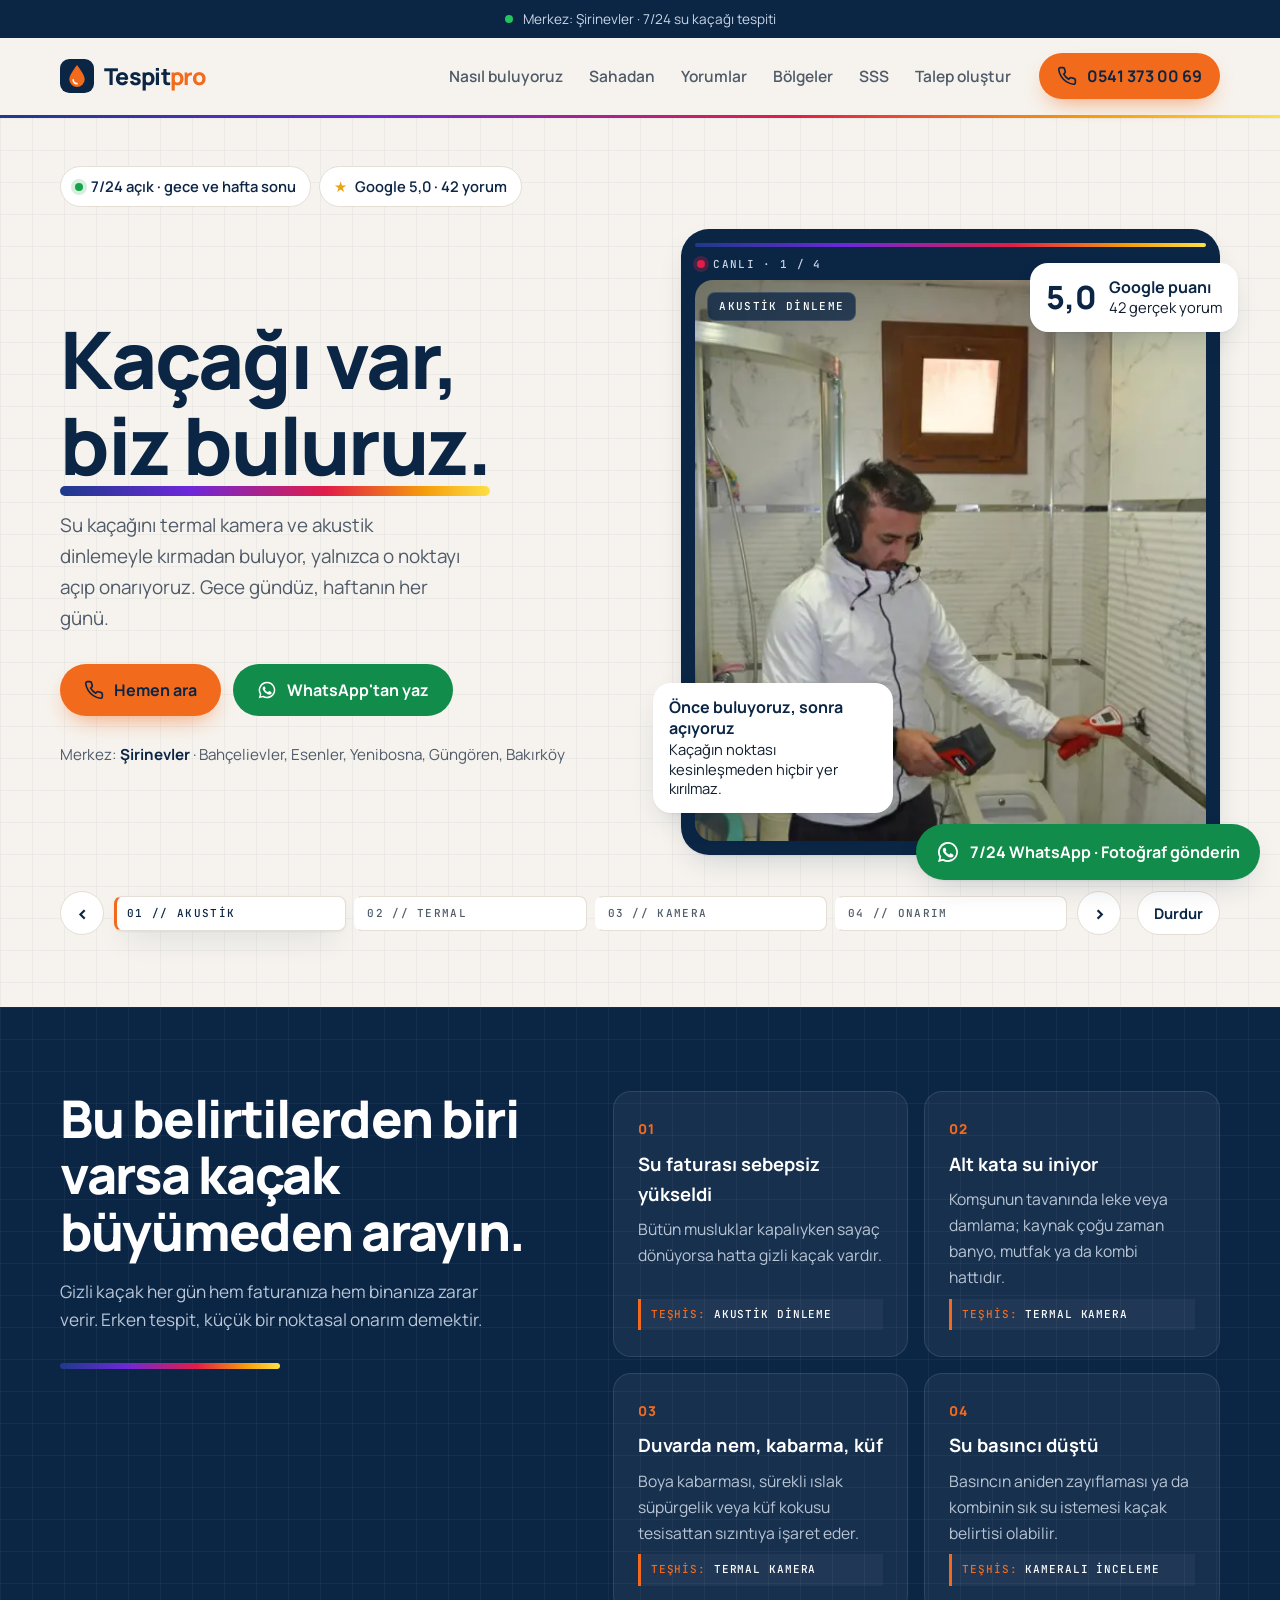
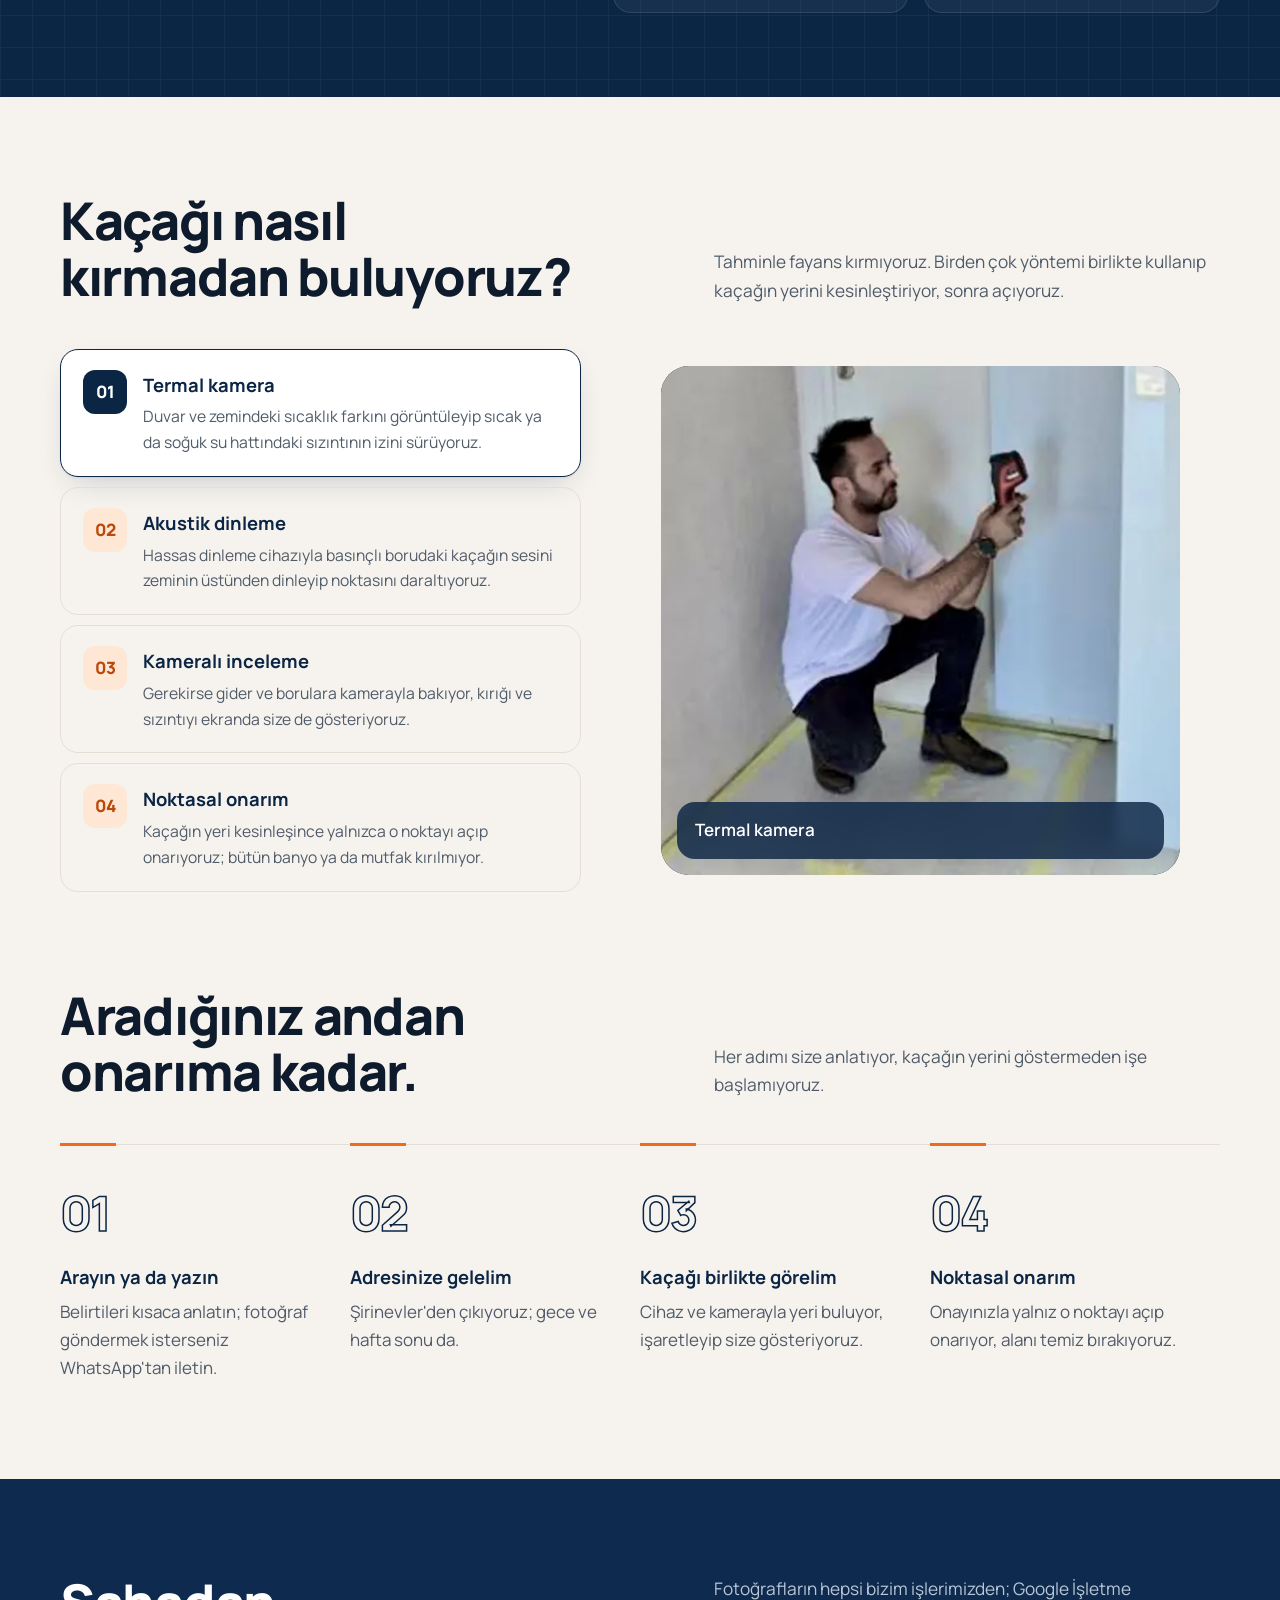
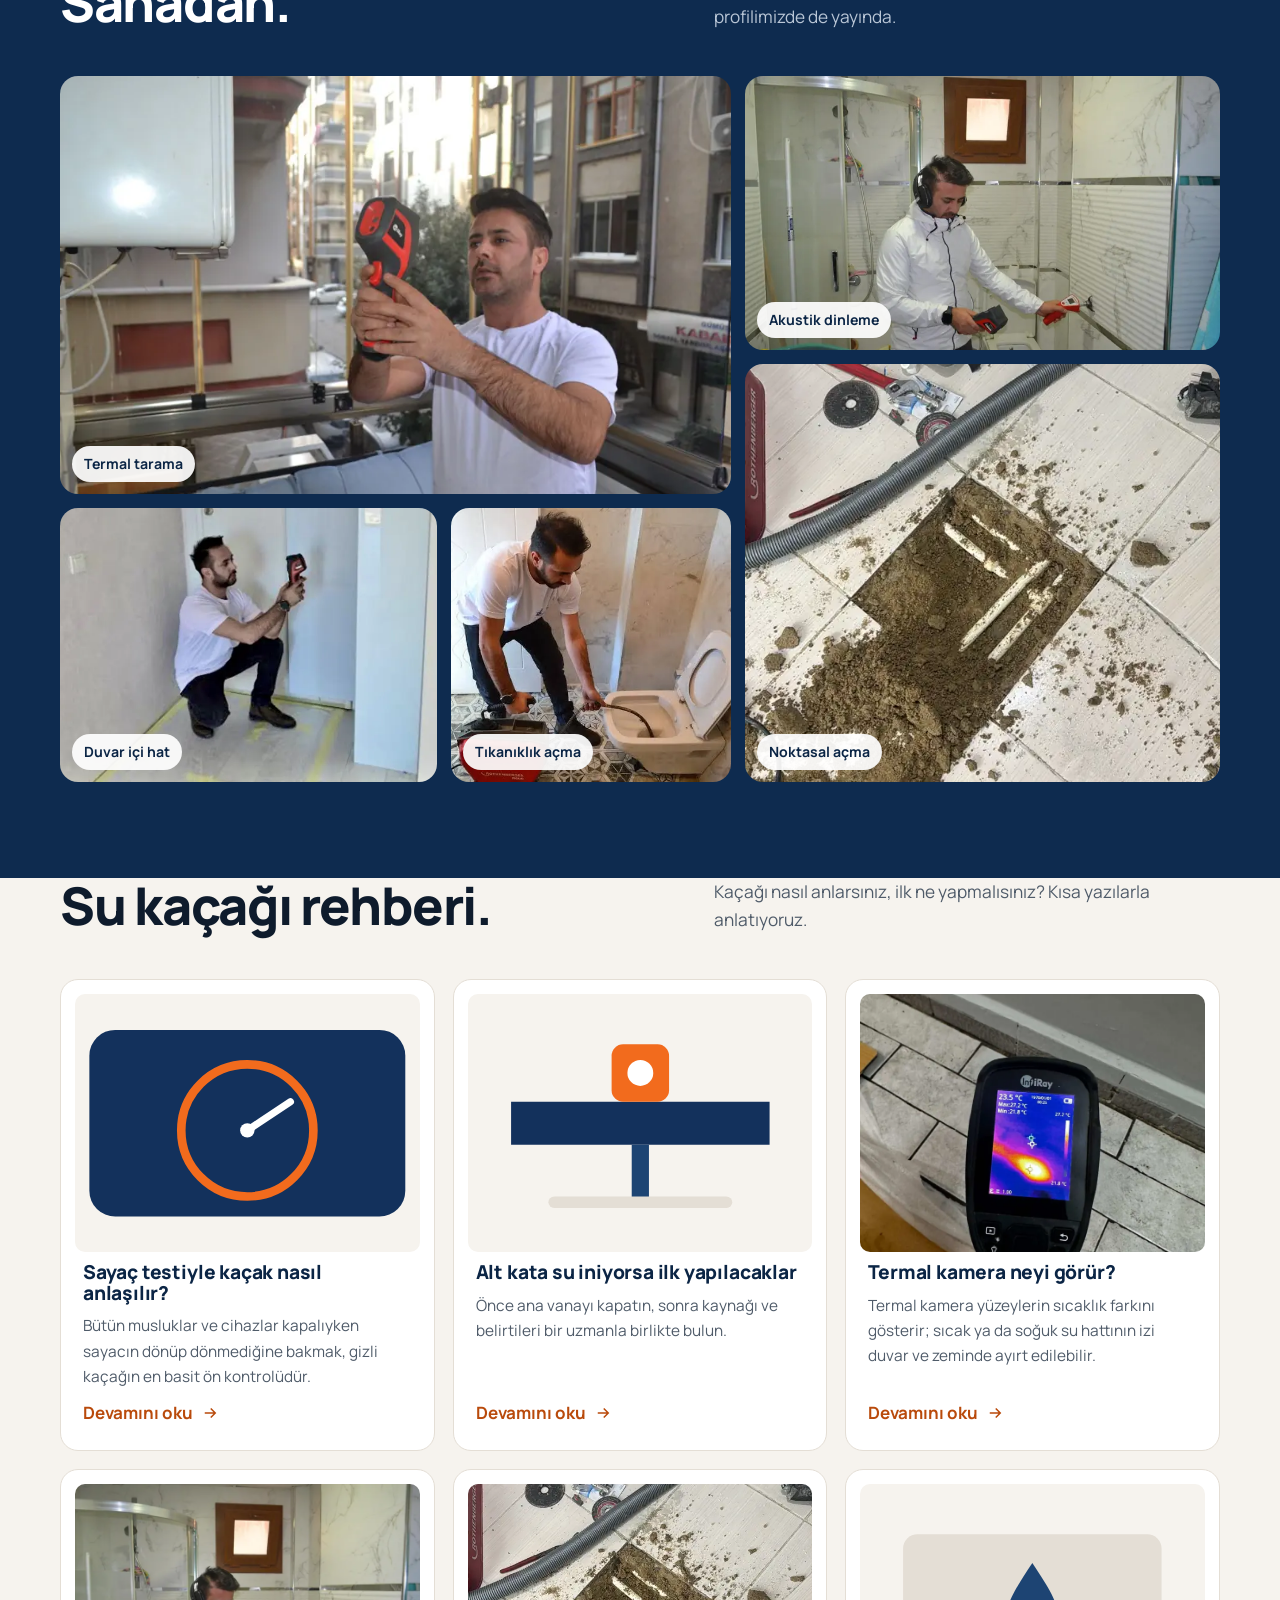
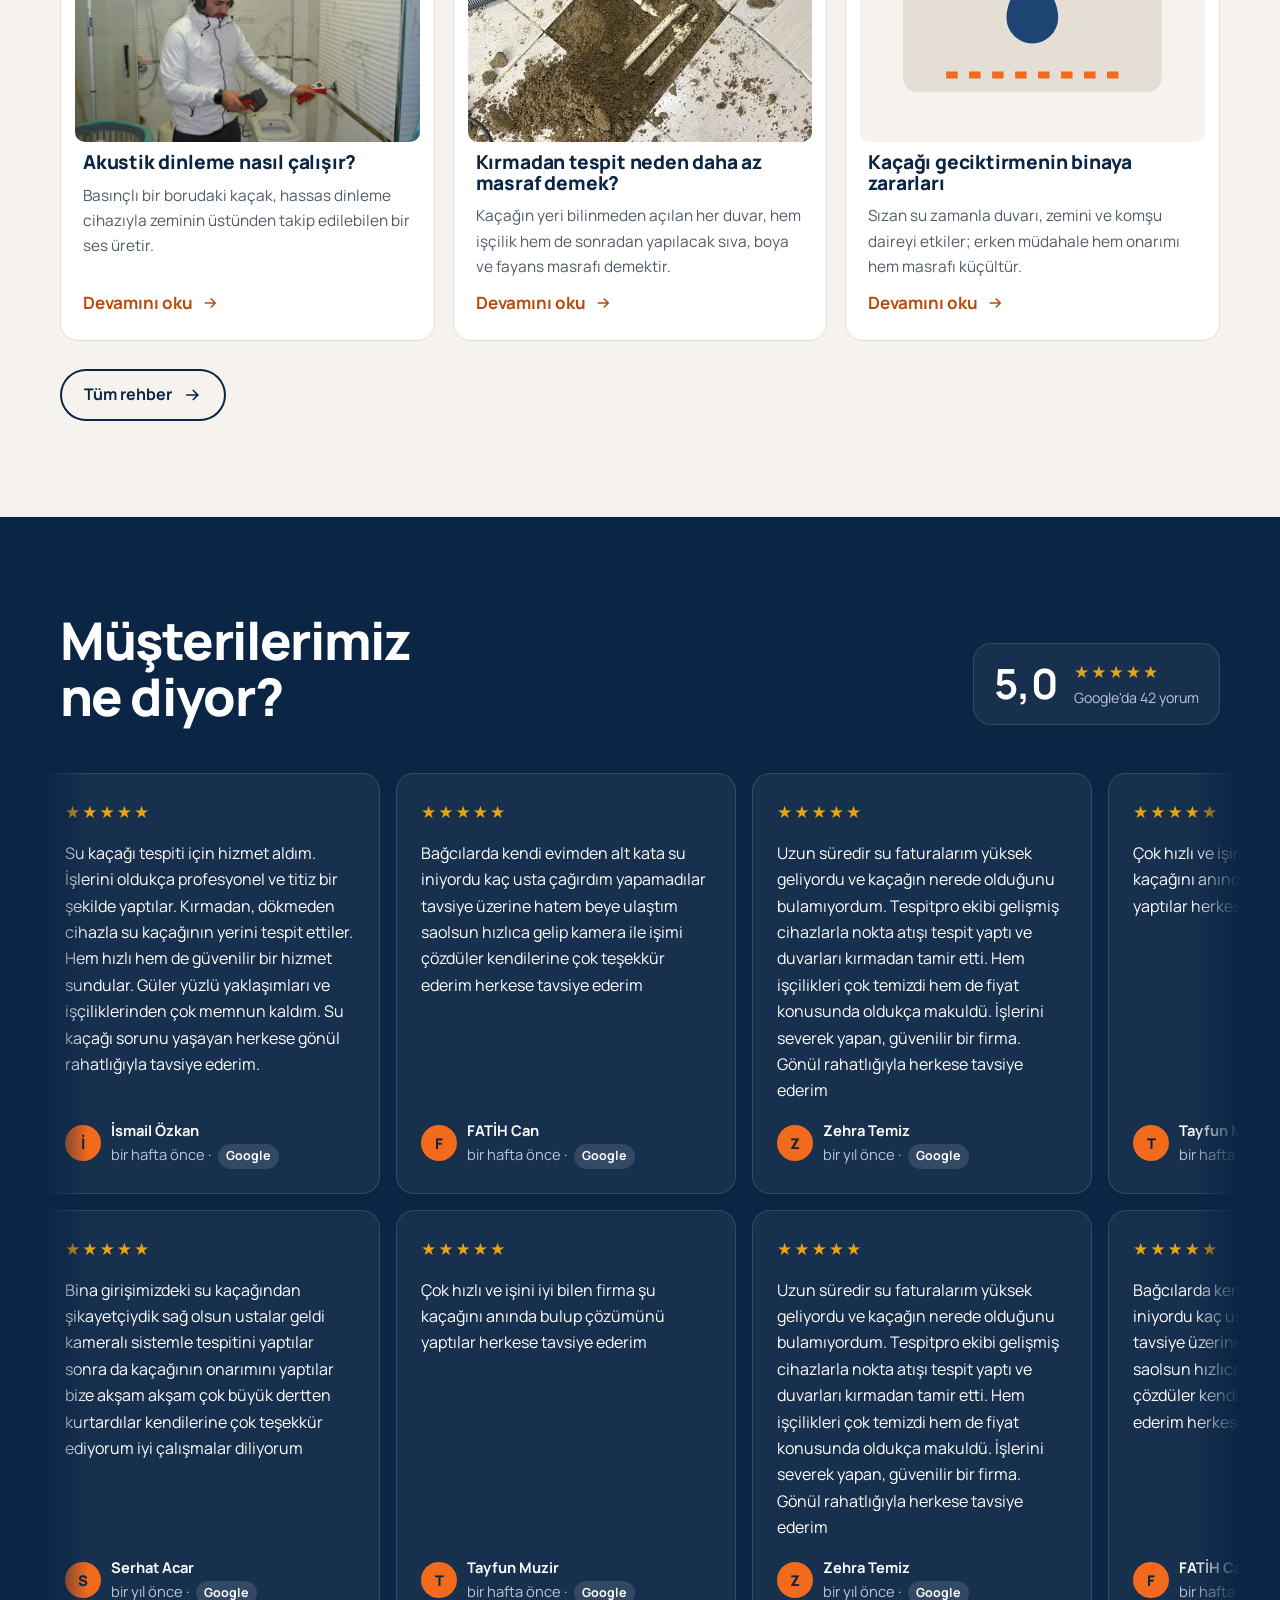
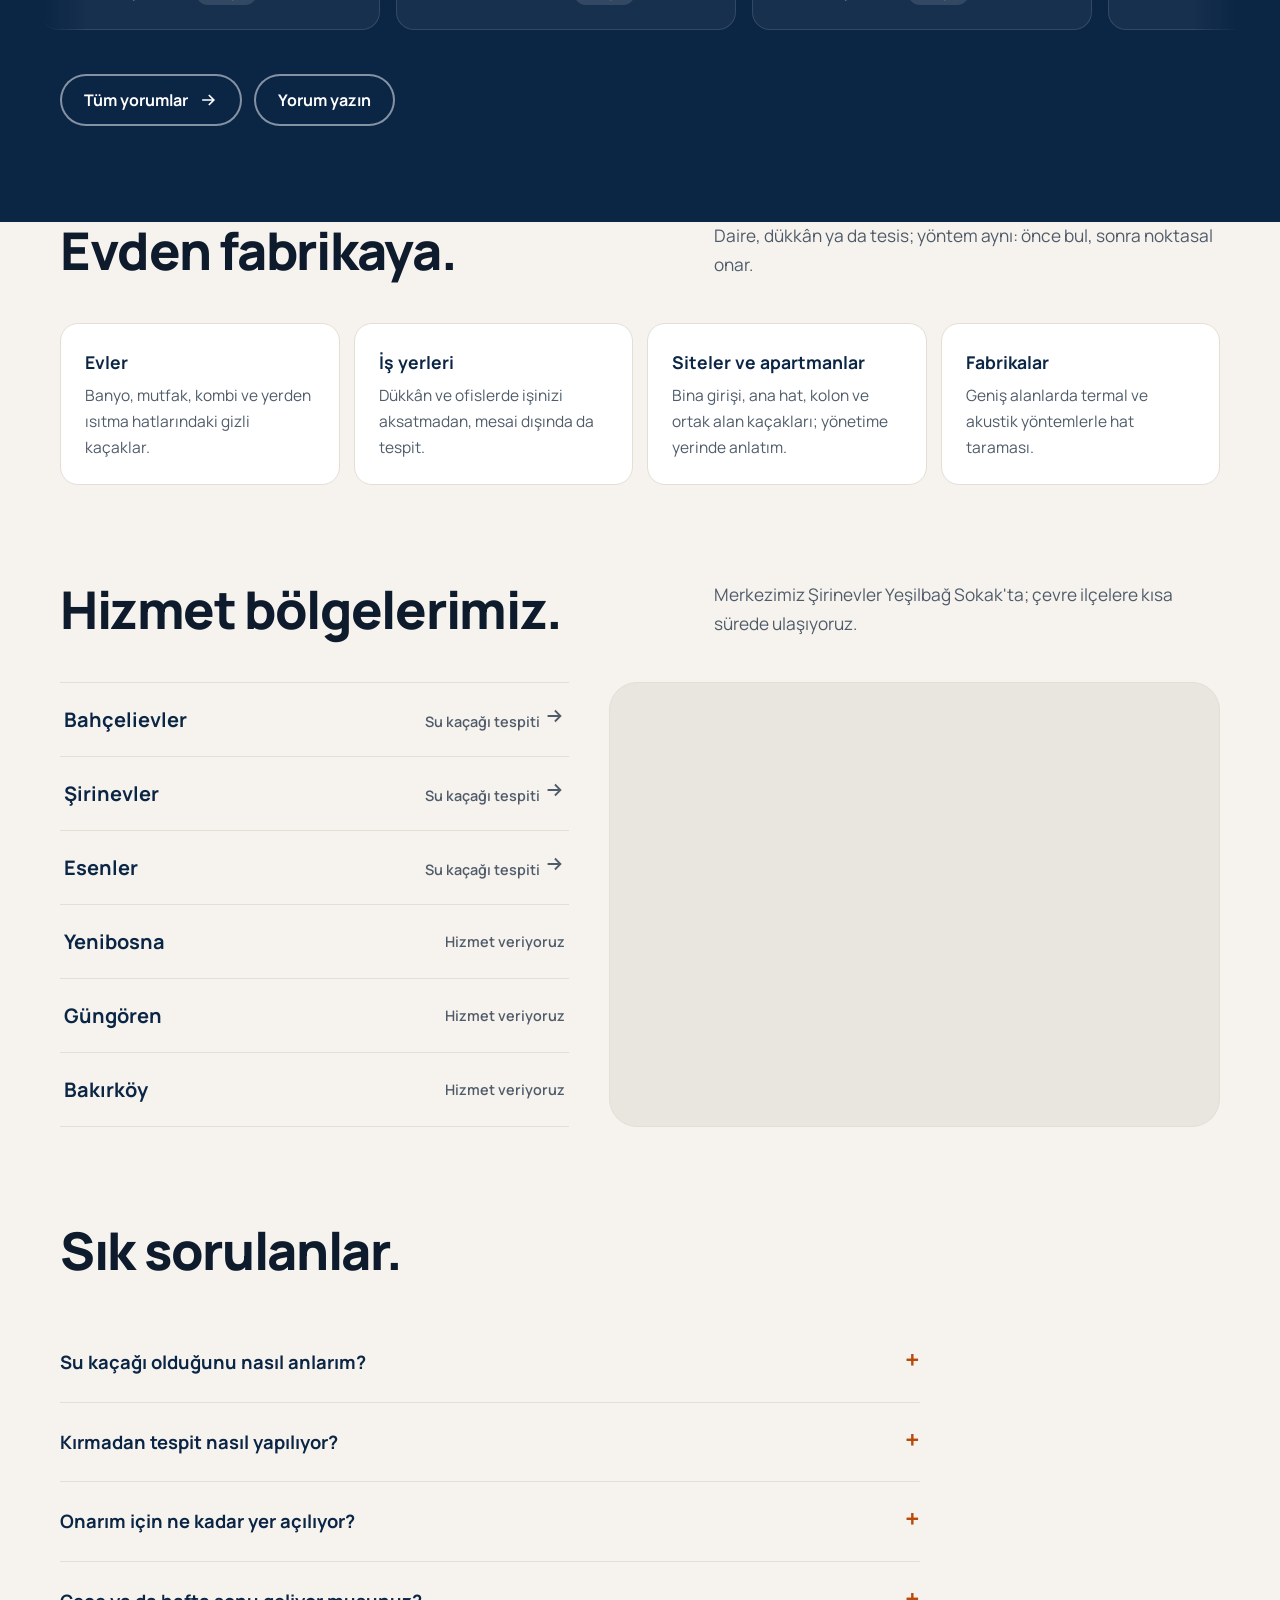
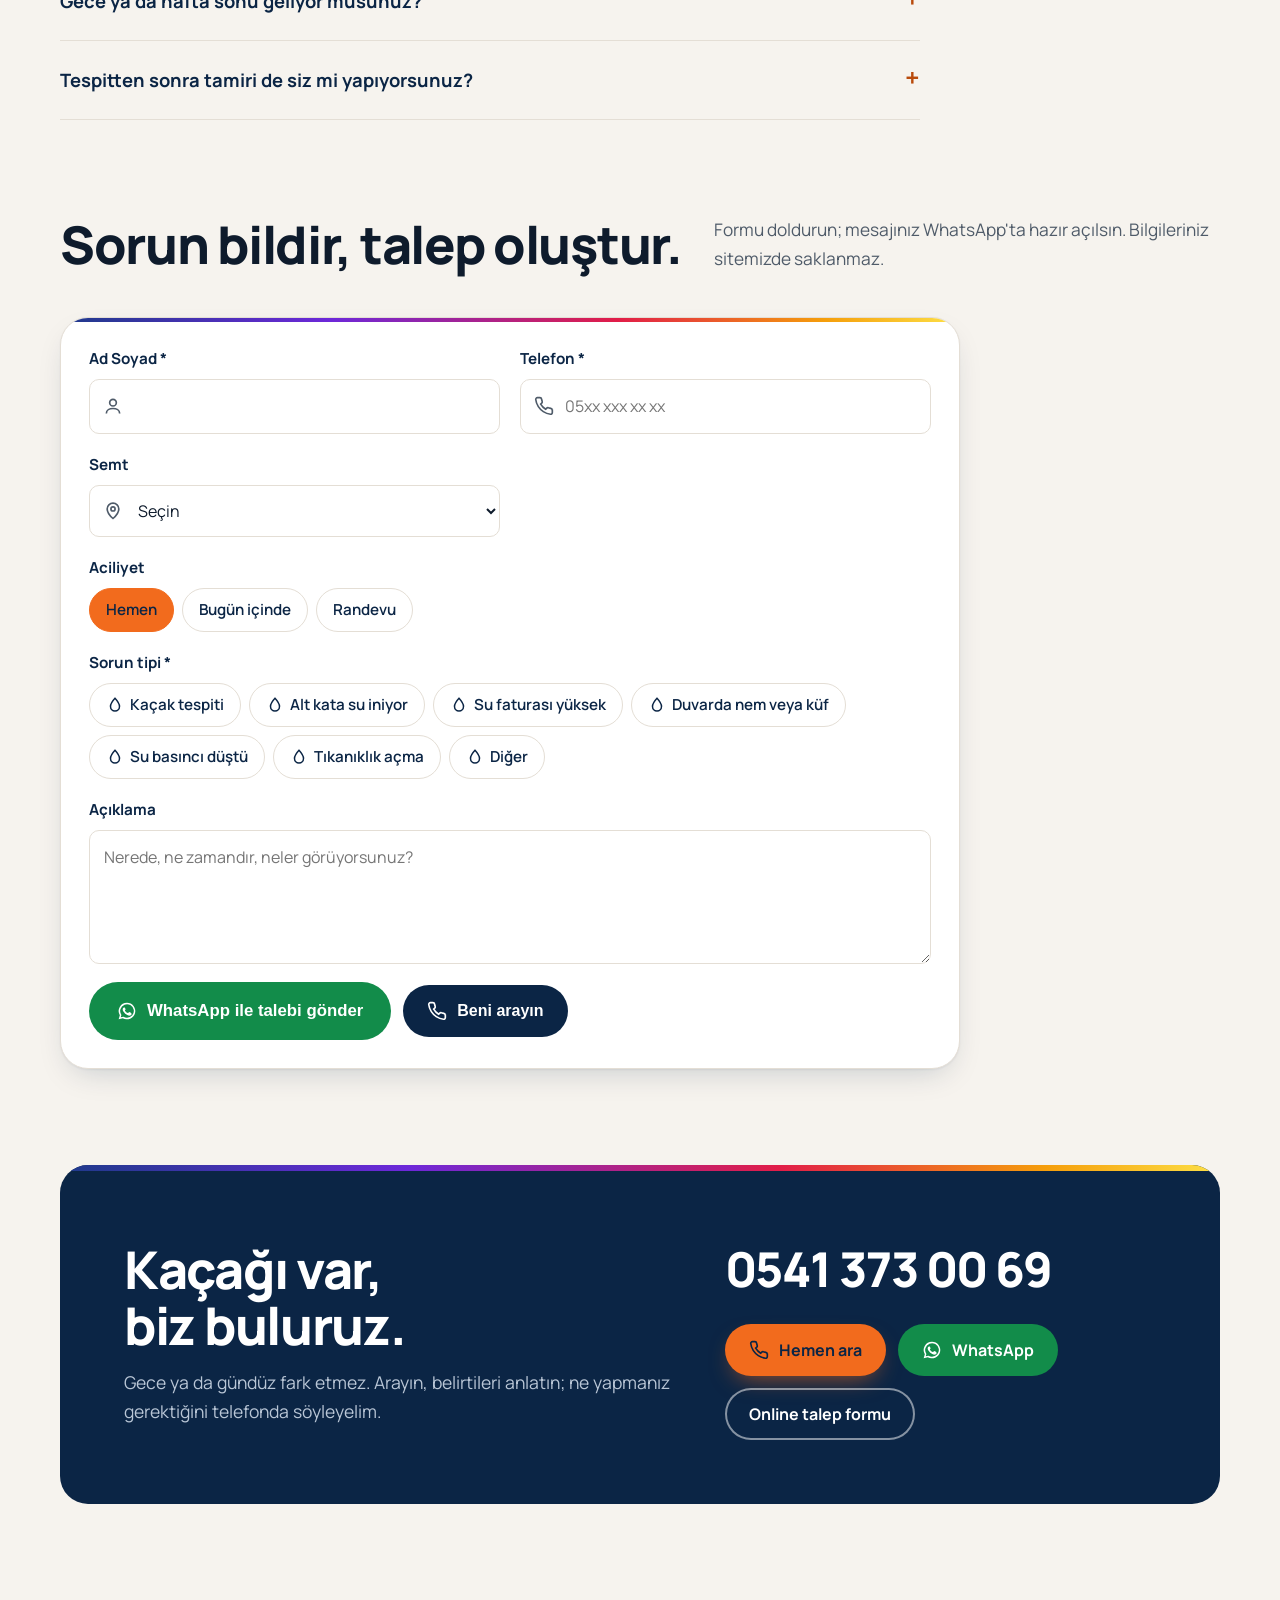
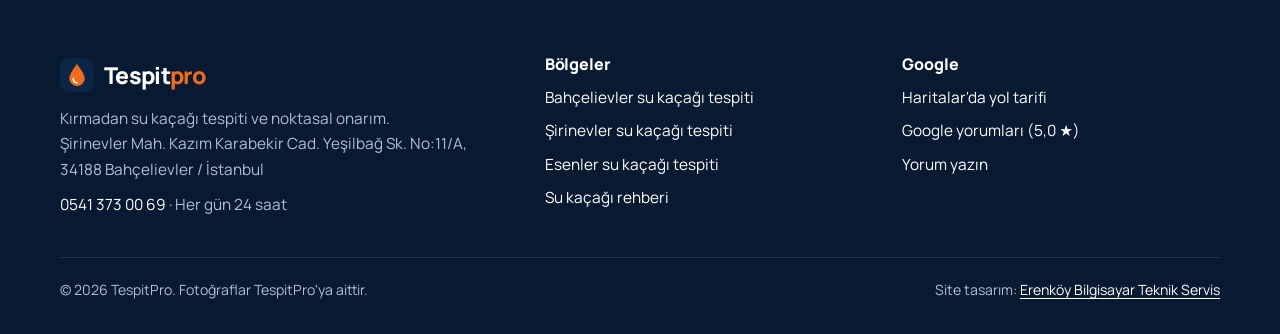
<file: docs/index.html>
<!doctype html>
<html lang="tr"><head>
<meta charset="utf-8"><meta name="viewport" content="width=device-width,initial-scale=1,viewport-fit=cover">
<title>TespitPro | Kırmadan Su Kaçağı Tespiti · Bahçelievler, Şirinevler · 7/24</title>
<meta name="description" content="Termal kamera ve akustik dinleme ile kırmadan su kaçağı tespiti, noktasal onarım. Bahçelievler, Şirinevler, Esenler · 7/24 · 0541 373 00 69.">
<link rel="canonical" href="https://bycasuz.github.io/tespitpro/">
<meta name="theme-color" content="#0B2545">
<meta property="og:title" content="TespitPro | Kırmadan Su Kaçağı Tespiti · Bahçelievler, Şirinevler · 7/24"><meta property="og:description" content="Termal kamera ve akustik dinleme ile kırmadan su kaçağı tespiti, noktasal onarım. Bahçelievler, Şirinevler, Esenler · 7/24 · 0541 373 00 69.">
<meta property="og:type" content="website"><meta property="og:url" content="https://bycasuz.github.io/tespitpro/">
<meta property="og:image" content="https://bycasuz.github.io/tespitpro/img/og.jpg"><meta property="og:locale" content="tr_TR"><meta name="twitter:card" content="summary_large_image">
<meta name="geo.region" content="TR-34"><meta name="geo.placename" content="Bahçelievler, İstanbul"><meta name="geo.position" content="40.9978802;28.8465744">
<link rel="icon" href="logo.svg" type="image/svg+xml">
<link rel="preconnect" href="https://fonts.googleapis.com"><link rel="preconnect" href="https://fonts.gstatic.com" crossorigin>
<link href="https://fonts.googleapis.com/css2?family=Manrope:wght@400;600;700;800&family=JetBrains+Mono:wght@500&display=swap" rel="stylesheet">
<link rel="preload" as="image" href="img/akustik-banyo-800.webp" imagesrcset="img/akustik-banyo-800.webp 800w, img/akustik-banyo-1600.webp 1600w" imagesizes="(max-width:980px) 100vw, 50vw">
<link rel="stylesheet" href="style.css">

<script type="application/ld+json">{"@context":"https://schema.org","@type":"Plumber","@id":"https://bycasuz.github.io/tespitpro/#isletme","name":"TespitPro","slogan":"Kaçağı var, biz buluruz!","url":"https://bycasuz.github.io/tespitpro/","telephone":"+905413730069","image":["https://bycasuz.github.io/tespitpro/img/og.jpg","https://bycasuz.github.io/tespitpro/img/termal-duvar-1600.webp"],"logo":"https://bycasuz.github.io/tespitpro/logo.svg","description":"Bahçelievler Şirinevler merkezli; termal kamera, akustik dinleme ve kamerayla kırmadan su kaçağı tespiti ve noktasal onarım. 7/24 hizmet.","address":{"@type":"PostalAddress","streetAddress":"Şirinevler Mah. Kazım Karabekir Cad. Yeşilbağ Sk. No:11/A","addressLocality":"Bahçelievler","addressRegion":"İstanbul","postalCode":"34188","addressCountry":"TR"},"geo":{"@type":"GeoCoordinates","latitude":40.9978802,"longitude":28.8465744},"openingHoursSpecification":[{"@type":"OpeningHoursSpecification","dayOfWeek":["Monday","Tuesday","Wednesday","Thursday","Friday","Saturday","Sunday"],"opens":"00:00","closes":"23:59"}],"areaServed":[{"@type":"Place","name":"Bahçelievler, İstanbul"},{"@type":"Place","name":"Şirinevler, İstanbul"},{"@type":"Place","name":"Esenler, İstanbul"},{"@type":"Place","name":"Yenibosna, İstanbul"},{"@type":"Place","name":"Güngören, İstanbul"},{"@type":"Place","name":"Bakırköy, İstanbul"},{"@type":"Place","name":"Bağcılar, İstanbul"}],"hasMap":"https://maps.google.com/?cid=11539754779874183849","sameAs":["https://maps.google.com/?cid=11539754779874183849"],"makesOffer":[{"@type":"Offer","itemOffered":{"@type":"Service","name":"Kırmadan su kaçağı tespiti"}},{"@type":"Offer","itemOffered":{"@type":"Service","name":"Termal kamera ile su kaçağı tespiti"}},{"@type":"Offer","itemOffered":{"@type":"Service","name":"Akustik dinleme ile su kaçağı tespiti"}},{"@type":"Offer","itemOffered":{"@type":"Service","name":"Kameralı gider ve boru inceleme"}},{"@type":"Offer","itemOffered":{"@type":"Service","name":"Noktasal su kaçağı onarımı"}},{"@type":"Offer","itemOffered":{"@type":"Service","name":"Tıkanıklık açma"}}]}</script>
<script type="application/ld+json">{"@context":"https://schema.org","@type":"FAQPage","mainEntity":[{"@type":"Question","name":"Su kaçağı olduğunu nasıl anlarım?","acceptedAnswer":{"@type":"Answer","text":"En sık işaretler: su faturasının sebepsiz yükselmesi, bütün musluklar kapalıyken sayacın dönmesi, alt kata su inmesi, duvarda veya zeminde nem, kabarma ve küf lekesi."}},{"@type":"Question","name":"Kırmadan tespit nasıl yapılıyor?","acceptedAnswer":{"@type":"Answer","text":"Termal kamerayla duvar ve zemindeki ısı farkını, akustik dinleme cihazıyla borudaki kaçağın sesini takip ediyoruz; gerekirse gider ve borulara kamerayla bakıyoruz. Kaçağın noktası kesinleşmeden hiçbir yeri kırmıyoruz."}},{"@type":"Question","name":"Onarım için ne kadar yer açılıyor?","acceptedAnswer":{"@type":"Answer","text":"Yalnızca kaçağın olduğu nokta açılıyor. Bütün banyoyu veya mutfağı kırmak gerekmiyor; onarımdan sonra alanı temiz bırakıyoruz."}},{"@type":"Question","name":"Gece ya da hafta sonu geliyor musunuz?","acceptedAnswer":{"@type":"Answer","text":"Evet, haftanın 7 günü 24 saat çalışıyoruz. Alt kata su iniyorsa önce ana vanayı kapatın, sonra bizi arayın."}},{"@type":"Question","name":"Tespitten sonra tamiri de siz mi yapıyorsunuz?","acceptedAnswer":{"@type":"Answer","text":"Evet. Kaçağın yerini size gösteriyoruz; onayınızla aynı ekip onarımı yapıyor."}}]}</script>

</head><body>
<a class="atla" href="#icerik">İçeriğe geç</a>
<div class="duyuru"><span class="canli" aria-hidden="true"></span>Merkez: Şirinevler · 7/24 su kaçağı tespiti</div>
<header class="ust" id="ust"><div class="kap">
<a class="logo" href="index.html" aria-label="TespitPro ana sayfa"><svg viewBox="0 0 40 40" aria-hidden="true"><rect width="40" height="40" rx="11" fill="#0B2545"/><path d="M20 7c-5.6 7.6-9 12.6-9 17a9 9 0 0 0 18 0c0-4.4-3.4-9.4-9-17z" fill="#F26B1D"/><path d="M15.5 24.5a4.5 4.5 0 0 0 4.5 4.5" stroke="#fff" stroke-width="2" fill="none" stroke-linecap="round"/></svg><span>Tespit<b>pro</b></span></a>
<nav class="menu" aria-label="Ana menü"><a href="index.html#yontem">Nasıl buluyoruz</a><a href="index.html#galeri">Sahadan</a><a href="index.html#yorumlar">Yorumlar</a><a href="index.html#bolgeler">Bölgeler</a><a href="index.html#sss">SSS</a><a href="#talep">Talep oluştur</a></nav>
<a class="btn btn-ana" href="tel:+905413730069"><svg viewBox="0 0 24 24" fill="none" stroke="currentColor" stroke-width="2" aria-hidden="true"><path d="M22 16.9v3a2 2 0 0 1-2.2 2 19.8 19.8 0 0 1-8.6-3.1 19.5 19.5 0 0 1-6-6A19.8 19.8 0 0 1 2.1 4.2 2 2 0 0 1 4.1 2h3a2 2 0 0 1 2 1.7c.1.9.4 1.8.7 2.7a2 2 0 0 1-.5 2.1L8 9.8a16 16 0 0 0 6 6l1.3-1.3a2 2 0 0 1 2.1-.4c.9.3 1.8.6 2.7.7a2 2 0 0 1 1.7 2z"/></svg><span>0541 373 00 69</span></a>
</div></header>
<div class="termal-cizgi" aria-hidden="true"></div>
<main id="icerik"><section class="hero hero-slider" aria-label="Öne çıkanlar"><div class="kap">
<div class="cipler"><span class="cip"><span class="nokta"></span>7/24 açık · gece ve hafta sonu</span><a class="cip" href="https://maps.google.com/?cid=11539754779874183849"><span class="yildiz">★</span>Google 5,0 · 42 yorum</a></div>
<div class="slider" data-slider aria-roledescription="carousel" aria-label="Öne çıkanlar">
<div class="slayt" role="group" aria-roledescription="slide" aria-label="1 / 4">
<div class="slayt-metin"><h1>Kaçağı var,<br><em>biz buluruz.</em></h1>
<p class="giris">Su kaçağını termal kamera ve akustik dinlemeyle kırmadan buluyor, yalnızca o noktayı açıp onarıyoruz. Gece gündüz, haftanın her günü.</p>
<div class="btnler"><a class="btn btn-ana" href="tel:+905413730069"><svg viewBox="0 0 24 24" fill="none" stroke="currentColor" stroke-width="2" aria-hidden="true"><path d="M22 16.9v3a2 2 0 0 1-2.2 2 19.8 19.8 0 0 1-8.6-3.1 19.5 19.5 0 0 1-6-6A19.8 19.8 0 0 1 2.1 4.2 2 2 0 0 1 4.1 2h3a2 2 0 0 1 2 1.7c.1.9.4 1.8.7 2.7a2 2 0 0 1-.5 2.1L8 9.8a16 16 0 0 0 6 6l1.3-1.3a2 2 0 0 1 2.1-.4c.9.3 1.8.6 2.7.7a2 2 0 0 1 1.7 2z"/></svg>Hemen ara</a><a class="btn btn-wa" href="https://wa.me/905413730069?text=Merhaba%2C%20su%20ka%C3%A7a%C4%9F%C4%B1%20tespiti%20i%C3%A7in%20bilgi%20almak%20istiyorum."><svg viewBox="0 0 24 24" fill="currentColor" aria-hidden="true"><path d="M12 2a10 10 0 0 0-8.6 15.1L2 22l5-1.3A10 10 0 1 0 12 2zm0 18.2a8.2 8.2 0 0 1-4.2-1.2l-.3-.2-3 .8.8-2.9-.2-.3A8.2 8.2 0 1 1 12 20.2zm4.5-6.1c-.2-.1-1.5-.7-1.7-.8s-.4-.1-.6.1-.7.8-.8 1-.3.2-.5.1a6.7 6.7 0 0 1-3.3-2.9c-.3-.4.2-.4.7-1.3.1-.2 0-.3 0-.4l-.8-1.8c-.2-.5-.4-.4-.6-.4h-.5a1 1 0 0 0-.7.3 3 3 0 0 0-.9 2.200 5.1 5.1 0 0 0 1.1 2.7 11.7 11.7 0 0 0 4.5 4c1.7.7 2.300.8 3.2.6a2.7 2.7 0 0 0 1.8-1.2 2.2 2.2 0 0 0 .1-1.2c0-.1-.2-.2-.5-.3z"/></svg>WhatsApp'tan yaz</a></div>
<p class="semtler">Merkez: <strong>Şirinevler</strong> · Bahçelievler, Esenler, Yenibosna, Güngören, Bakırköy</p>
</div>
<div class="hero-gorsel"><div class="durum-satir"><span class="kirmizi-nokta" aria-hidden="true"></span>CANLI · 1 / 4</div><div class="cerceve"><img src="img/akustik-banyo-800.webp" srcset="img/akustik-banyo-800.webp 800w, img/akustik-banyo-1600.webp 1600w" sizes="(max-width:980px) 100vw, 50vw" alt="TespitPro ekibi banyoda akustik dinleme cihazıyla su kaçağı arıyor" fetchpriority="high" decoding="async"><span class="hud">AKUSTİK DİNLEME</span><span class="tarama" aria-hidden="true"></span></div>
<div class="etiket e1"><strong>Önce buluyoruz, sonra açıyoruz</strong>Kaçağın noktası kesinleşmeden hiçbir yer kırılmaz.</div>
<a class="etiket e2" href="https://maps.google.com/?cid=11539754779874183849" style="text-decoration:none"><span class="puan">5,0</span><span><strong>Google puanı</strong>42 gerçek yorum</span></a>
</div></div>
<div class="slayt" role="group" aria-roledescription="slide" aria-label="2 / 4" hidden>
<div class="slayt-metin"><p class="h1">Önce <em>buluyoruz,</em><br>sonra açıyoruz.</p>
<p class="giris">Termal kamerayla duvar ve zemindeki ısı izini takip ediyoruz. Kaçağın noktası kesinleşmeden hiçbir yeri kırmıyoruz.</p>
<div class="btnler"><a class="btn btn-ana" href="tel:+905413730069"><svg viewBox="0 0 24 24" fill="none" stroke="currentColor" stroke-width="2" aria-hidden="true"><path d="M22 16.9v3a2 2 0 0 1-2.2 2 19.8 19.8 0 0 1-8.6-3.1 19.5 19.5 0 0 1-6-6A19.8 19.8 0 0 1 2.1 4.2 2 2 0 0 1 4.1 2h3a2 2 0 0 1 2 1.7c.1.9.4 1.8.7 2.7a2 2 0 0 1-.5 2.1L8 9.8a16 16 0 0 0 6 6l1.3-1.3a2 2 0 0 1 2.1-.4c.9.3 1.8.6 2.7.7a2 2 0 0 1 1.7 2z"/></svg>Hemen ara</a><a class="btn btn-wa" href="https://wa.me/905413730069?text=Merhaba%2C%20su%20ka%C3%A7a%C4%9F%C4%B1%20tespiti%20i%C3%A7in%20bilgi%20almak%20istiyorum."><svg viewBox="0 0 24 24" fill="currentColor" aria-hidden="true"><path d="M12 2a10 10 0 0 0-8.6 15.1L2 22l5-1.3A10 10 0 1 0 12 2zm0 18.2a8.2 8.2 0 0 1-4.2-1.2l-.3-.2-3 .8.8-2.9-.2-.3A8.2 8.2 0 1 1 12 20.2zm4.5-6.1c-.2-.1-1.5-.7-1.7-.8s-.4-.1-.6.1-.7.8-.8 1-.3.2-.5.1a6.7 6.7 0 0 1-3.3-2.9c-.3-.4.2-.4.7-1.3.1-.2 0-.3 0-.4l-.8-1.8c-.2-.5-.4-.4-.6-.4h-.5a1 1 0 0 0-.7.3 3 3 0 0 0-.9 2.200 5.1 5.1 0 0 0 1.1 2.7 11.7 11.7 0 0 0 4.5 4c1.7.7 2.300.8 3.2.6a2.7 2.7 0 0 0 1.8-1.2 2.2 2.2 0 0 0 .1-1.2c0-.1-.2-.2-.5-.3z"/></svg>WhatsApp'tan yaz</a></div>
<p class="semtler">Merkez: <strong>Şirinevler</strong> · Bahçelievler, Esenler, Yenibosna, Güngören, Bakırköy</p>
</div>
<div class="hero-gorsel"><div class="durum-satir"><span class="kirmizi-nokta" aria-hidden="true"></span>CANLI · 2 / 4</div><div class="cerceve"><img src="img/termal-balkon-800.webp" srcset="img/termal-balkon-800.webp 800w, img/termal-balkon-1600.webp 1600w" sizes="(max-width:980px) 100vw, 50vw" alt="Ekip üyesi balkonda termal kamerayla tesisatı tarıyor" loading="lazy" decoding="async"><span class="hud">TERMAL TARAMA</span><span class="tarama" aria-hidden="true"></span></div>
<div class="etiket e1"><strong>Önce buluyoruz, sonra açıyoruz</strong>Kaçağın noktası kesinleşmeden hiçbir yer kırılmaz.</div>
<a class="etiket e2" href="https://maps.google.com/?cid=11539754779874183849" style="text-decoration:none"><span class="puan">5,0</span><span><strong>Google puanı</strong>42 gerçek yorum</span></a>
</div></div>
<div class="slayt" role="group" aria-roledescription="slide" aria-label="3 / 4" hidden>
<div class="slayt-metin"><p class="h1">Kırmadan<br><em>tespit.</em></p>
<p class="giris">Duvar ve zeminde kaçağın izini cihazla sürüyoruz; gerekirse gider ve borulara kamerayla bakıyoruz.</p>
<div class="btnler"><a class="btn btn-ana" href="tel:+905413730069"><svg viewBox="0 0 24 24" fill="none" stroke="currentColor" stroke-width="2" aria-hidden="true"><path d="M22 16.9v3a2 2 0 0 1-2.2 2 19.8 19.8 0 0 1-8.6-3.1 19.5 19.5 0 0 1-6-6A19.8 19.8 0 0 1 2.1 4.2 2 2 0 0 1 4.1 2h3a2 2 0 0 1 2 1.7c.1.9.4 1.8.7 2.7a2 2 0 0 1-.5 2.1L8 9.8a16 16 0 0 0 6 6l1.3-1.3a2 2 0 0 1 2.1-.4c.9.3 1.8.6 2.7.7a2 2 0 0 1 1.7 2z"/></svg>Hemen ara</a><a class="btn btn-wa" href="https://wa.me/905413730069?text=Merhaba%2C%20su%20ka%C3%A7a%C4%9F%C4%B1%20tespiti%20i%C3%A7in%20bilgi%20almak%20istiyorum."><svg viewBox="0 0 24 24" fill="currentColor" aria-hidden="true"><path d="M12 2a10 10 0 0 0-8.6 15.1L2 22l5-1.3A10 10 0 1 0 12 2zm0 18.2a8.2 8.2 0 0 1-4.2-1.2l-.3-.2-3 .8.8-2.9-.2-.3A8.2 8.2 0 1 1 12 20.2zm4.5-6.1c-.2-.1-1.5-.7-1.7-.8s-.4-.1-.6.1-.7.8-.8 1-.3.2-.5.1a6.7 6.7 0 0 1-3.3-2.9c-.3-.4.2-.4.7-1.3.1-.2 0-.3 0-.4l-.8-1.8c-.2-.5-.4-.4-.6-.4h-.5a1 1 0 0 0-.7.3 3 3 0 0 0-.9 2.200 5.1 5.1 0 0 0 1.1 2.7 11.7 11.7 0 0 0 4.5 4c1.7.7 2.300.8 3.2.6a2.7 2.7 0 0 0 1.8-1.2 2.2 2.2 0 0 0 .1-1.2c0-.1-.2-.2-.5-.3z"/></svg>WhatsApp'tan yaz</a></div>
<p class="semtler">Merkez: <strong>Şirinevler</strong> · Bahçelievler, Esenler, Yenibosna, Güngören, Bakırköy</p>
</div>
<div class="hero-gorsel"><div class="durum-satir"><span class="kirmizi-nokta" aria-hidden="true"></span>CANLI · 3 / 4</div><div class="cerceve"><img src="img/termal-duvar-800.webp" srcset="img/termal-duvar-800.webp 800w, img/termal-duvar-1600.webp 1600w" sizes="(max-width:980px) 100vw, 50vw" alt="Duvar dibinde termal kamerayla ölçüm" loading="lazy" decoding="async"><span class="hud">TERMAL KAMERA</span><span class="tarama" aria-hidden="true"></span></div>
<div class="etiket e1"><strong>Önce buluyoruz, sonra açıyoruz</strong>Kaçağın noktası kesinleşmeden hiçbir yer kırılmaz.</div>
<a class="etiket e2" href="https://maps.google.com/?cid=11539754779874183849" style="text-decoration:none"><span class="puan">5,0</span><span><strong>Google puanı</strong>42 gerçek yorum</span></a>
</div></div>
<div class="slayt" role="group" aria-roledescription="slide" aria-label="4 / 4" hidden>
<div class="slayt-metin"><p class="h1">Yalnızca<br><em>o nokta açılır.</em></p>
<p class="giris">Kaçağın yeri kesinleşince bütün banyo ya da mutfağı değil, yalnızca o noktayı açıp onarıyoruz.</p>
<div class="btnler"><a class="btn btn-ana" href="tel:+905413730069"><svg viewBox="0 0 24 24" fill="none" stroke="currentColor" stroke-width="2" aria-hidden="true"><path d="M22 16.9v3a2 2 0 0 1-2.2 2 19.8 19.8 0 0 1-8.6-3.1 19.5 19.5 0 0 1-6-6A19.8 19.8 0 0 1 2.1 4.2 2 2 0 0 1 4.1 2h3a2 2 0 0 1 2 1.7c.1.9.4 1.8.7 2.7a2 2 0 0 1-.5 2.1L8 9.8a16 16 0 0 0 6 6l1.3-1.3a2 2 0 0 1 2.1-.4c.9.3 1.8.6 2.7.7a2 2 0 0 1 1.7 2z"/></svg>Hemen ara</a><a class="btn btn-wa" href="https://wa.me/905413730069?text=Merhaba%2C%20su%20ka%C3%A7a%C4%9F%C4%B1%20tespiti%20i%C3%A7in%20bilgi%20almak%20istiyorum."><svg viewBox="0 0 24 24" fill="currentColor" aria-hidden="true"><path d="M12 2a10 10 0 0 0-8.6 15.1L2 22l5-1.3A10 10 0 1 0 12 2zm0 18.2a8.2 8.2 0 0 1-4.2-1.2l-.3-.2-3 .8.8-2.9-.2-.3A8.2 8.2 0 1 1 12 20.2zm4.5-6.1c-.2-.1-1.5-.7-1.7-.8s-.4-.1-.6.1-.7.8-.8 1-.3.2-.5.1a6.7 6.7 0 0 1-3.3-2.9c-.3-.4.2-.4.7-1.3.1-.2 0-.3 0-.4l-.8-1.8c-.2-.5-.4-.4-.6-.4h-.5a1 1 0 0 0-.7.3 3 3 0 0 0-.9 2.200 5.1 5.1 0 0 0 1.1 2.7 11.7 11.7 0 0 0 4.5 4c1.7.7 2.300.8 3.2.6a2.7 2.7 0 0 0 1.8-1.2 2.2 2.2 0 0 0 .1-1.2c0-.1-.2-.2-.5-.3z"/></svg>WhatsApp'tan yaz</a></div>
<p class="semtler">Merkez: <strong>Şirinevler</strong> · Bahçelievler, Esenler, Yenibosna, Güngören, Bakırköy</p>
</div>
<div class="hero-gorsel"><div class="durum-satir"><span class="kirmizi-nokta" aria-hidden="true"></span>CANLI · 4 / 4</div><div class="cerceve"><img src="img/noktasal-acma-800.webp" srcset="img/noktasal-acma-800.webp 800w, img/noktasal-acma-1600.webp 1600w" sizes="(max-width:980px) 100vw, 50vw" alt="Zeminde yalnızca kaçak noktası açılmış" loading="lazy" decoding="async"><span class="hud">NOKTASAL ONARIM</span><span class="tarama" aria-hidden="true"></span></div>
<div class="etiket e1"><strong>Önce buluyoruz, sonra açıyoruz</strong>Kaçağın noktası kesinleşmeden hiçbir yer kırılmaz.</div>
<a class="etiket e2" href="https://maps.google.com/?cid=11539754779874183849" style="text-decoration:none"><span class="puan">5,0</span><span><strong>Google puanı</strong>42 gerçek yorum</span></a>
</div></div>
<div class="slider-kontrol">
<button class="sk-btn sk-onceki" type="button" aria-label="Önceki slayt">‹</button>
<div class="noktalar"><button class="nokta-btn" type="button" aria-label="Slayt 1: AKUSTİK DİNLEME">01 // AKUSTİK</button><button class="nokta-btn" type="button" aria-label="Slayt 2: TERMAL TARAMA">02 // TERMAL</button><button class="nokta-btn" type="button" aria-label="Slayt 3: TERMAL KAMERA">03 // KAMERA</button><button class="nokta-btn" type="button" aria-label="Slayt 4: NOKTASAL ONARIM">04 // ONARIM</button></div>
<button class="sk-btn sk-sonraki" type="button" aria-label="Sonraki slayt">›</button>
<button class="sk-btn sk-durdur" type="button" aria-pressed="false" aria-label="Slayt geçişini durdur"><span>Durdur</span></button>
</div>
</div></div></section><section class="koyu belirti" aria-labelledby="b-bas"><div class="kap">
<div><h2 id="b-bas">Bu belirtilerden biri varsa kaçak büyümeden arayın.</h2><p class="alt">Gizli kaçak her gün hem faturanıza hem binanıza zarar verir. Erken tespit, küçük bir noktasal onarım demektir.</p><div class="termal-serit" style="max-width:220px;margin-top:28px"></div></div>
<ol>
<li><span>01</span><strong>Su faturası sebepsiz yükseldi</strong><p>Bütün musluklar kapalıyken sayaç dönüyorsa hatta gizli kaçak vardır.</p><div class="teshis"><b>Teşhis:</b> Akustik dinleme</div></li>
<li><span>02</span><strong>Alt kata su iniyor</strong><p>Komşunun tavanında leke veya damlama; kaynak çoğu zaman banyo, mutfak ya da kombi hattıdır.</p><div class="teshis"><b>Teşhis:</b> Termal kamera</div></li>
<li><span>03</span><strong>Duvarda nem, kabarma, küf</strong><p>Boya kabarması, sürekli ıslak süpürgelik veya küf kokusu tesisattan sızıntıya işaret eder.</p><div class="teshis"><b>Teşhis:</b> Termal kamera</div></li>
<li><span>04</span><strong>Su basıncı düştü</strong><p>Basıncın aniden zayıflaması ya da kombinin sık su istemesi kaçak belirtisi olabilir.</p><div class="teshis"><b>Teşhis:</b> Kameralı inceleme</div></li>
</ol></div></section><section class="bolum" id="yontem" aria-labelledby="y-bas"><div class="kap">
<div class="bolum-bas"><h2 id="y-bas">Kaçağı nasıl<br>kırmadan buluyoruz?</h2><p>Tahminle fayans kırmıyoruz. Birden çok yöntemi birlikte kullanıp kaçağın yerini kesinleştiriyor, sonra açıyoruz.</p></div>
<div class="yontem">
<div class="yontem-liste" role="tablist" aria-label="Tespit yöntemleri">
<button class="yontem-btn" role="tab" id="yt0" aria-controls="yg" aria-selected="true" data-foto="termal-duvar" data-alt="Termal kamerayla duvardaki ısı izini takip ediyoruz" data-not="Termal kamera"><span class="no">01</span><span><strong>Termal kamera</strong><p>Duvar ve zemindeki sıcaklık farkını görüntüleyip sıcak ya da soğuk su hattındaki sızıntının izini sürüyoruz.</p></span></button>
<button class="yontem-btn" role="tab" id="yt1" aria-controls="yg" aria-selected="false" data-foto="akustik-banyo" data-alt="Kulaklıklı akustik cihazla banyoda kaçak sesi dinleniyor" data-not="Akustik dinleme"><span class="no">02</span><span><strong>Akustik dinleme</strong><p>Hassas dinleme cihazıyla basınçlı borudaki kaçağın sesini zeminin üstünden dinleyip noktasını daraltıyoruz.</p></span></button>
<button class="yontem-btn" role="tab" id="yt2" aria-controls="yg" aria-selected="false" data-foto="termal-ekran" data-alt="Termal kamera ekranında kaçak bölgesi görülüyor" data-not="Kameralı inceleme"><span class="no">03</span><span><strong>Kameralı inceleme</strong><p>Gerekirse gider ve borulara kamerayla bakıyor, kırığı ve sızıntıyı ekranda size de gösteriyoruz.</p></span></button>
<button class="yontem-btn" role="tab" id="yt3" aria-controls="yg" aria-selected="false" data-foto="noktasal-acma" data-alt="Zeminde yalnızca kaçak noktası açılmış, boru onarımı" data-not="Noktasal onarım"><span class="no">04</span><span><strong>Noktasal onarım</strong><p>Kaçağın yeri kesinleşince yalnızca o noktayı açıp onarıyoruz; bütün banyo ya da mutfak kırılmıyor.</p></span></button>
</div>
<figure class="yontem-gorsel" id="yg" role="tabpanel" aria-live="polite"><img src="img/termal-duvar-800.webp" srcset="img/termal-duvar-800.webp 800w, img/termal-duvar-1600.webp 1600w" sizes="(max-width:980px) 100vw, 50vw" alt="Termal kamerayla duvardaki ısı izini takip ediyoruz" loading="lazy" decoding="async"><figcaption>Termal kamera</figcaption></figure>
</div></div></section><section class="bolum" style="padding-top:0" aria-labelledby="s-bas"><div class="kap">
<div class="bolum-bas"><h2 id="s-bas">Aradığınız andan<br>onarıma kadar.</h2><p>Her adımı size anlatıyor, kaçağın yerini göstermeden işe başlamıyoruz.</p></div>
<ol class="surec">
<li><strong>Arayın ya da yazın</strong><p>Belirtileri kısaca anlatın; fotoğraf göndermek isterseniz WhatsApp'tan iletin.</p></li>
<li><strong>Adresinize gelelim</strong><p>Şirinevler'den çıkıyoruz; gece ve hafta sonu da.</p></li>
<li><strong>Kaçağı birlikte görelim</strong><p>Cihaz ve kamerayla yeri buluyor, işaretleyip size gösteriyoruz.</p></li>
<li><strong>Noktasal onarım</strong><p>Onayınızla yalnız o noktayı açıp onarıyor, alanı temiz bırakıyoruz.</p></li>
</ol></div></section><section class="bolum koyu" id="galeri" aria-labelledby="g-bas" style="background:#0E2B4F"><div class="kap">
<div class="bolum-bas"><h2 id="g-bas" style="color:#fff">Sahadan.</h2><p style="color:#B9C6D6">Fotoğrafların hepsi bizim işlerimizden; Google İşletme profilimizde de yayında.</p></div>
<div class="galeri">
<figure class="g1"><img src="img/termal-balkon-800.webp" srcset="img/termal-balkon-800.webp 800w, img/termal-balkon-1600.webp 1600w" sizes="(max-width:980px) 100vw, 58vw" alt="Ekip üyesi balkonda termal kamerayla tesisatı tarıyor" loading="lazy" decoding="async"><figcaption>Termal tarama</figcaption></figure>
<figure class="g2"><img src="img/akustik-banyo-800.webp" srcset="img/akustik-banyo-800.webp 800w, img/akustik-banyo-1600.webp 1600w" sizes="(max-width:980px) 50vw, 42vw" alt="Banyoda akustik dinleme cihazıyla kaçak aranıyor" loading="lazy" decoding="async"><figcaption>Akustik dinleme</figcaption></figure>
<figure class="g3"><img src="img/noktasal-acma-800.webp" srcset="img/noktasal-acma-800.webp 800w, img/noktasal-acma-1600.webp 1600w" sizes="(max-width:980px) 50vw, 42vw" alt="Zeminde yalnızca kaçak noktası açılmış" loading="lazy" decoding="async"><figcaption>Noktasal açma</figcaption></figure>
<figure class="g4"><img src="img/termal-duvar-800.webp" srcset="img/termal-duvar-800.webp 800w, img/termal-duvar-1600.webp 1600w" sizes="(max-width:980px) 50vw, 34vw" alt="Duvar dibinde termal kamerayla ölçüm" loading="lazy" decoding="async"><figcaption>Duvar içi hat</figcaption></figure>
<figure class="g5"><img src="img/kanal-acma-800.webp"  alt="Tuvalet giderinde makineyle tıkanıklık açma" loading="lazy" decoding="async"><figcaption>Tıkanıklık açma</figcaption></figure>
</div></div></section><section class="bolum" id="rehber" aria-labelledby="rh-bas" style="padding-top:0"><div class="kap">
<div class="bolum-bas"><h2 id="rh-bas">Su kaçağı rehberi.</h2><p>Kaçağı nasıl anlarsınız, ilk ne yapmalısınız? Kısa yazılarla anlatıyoruz.</p></div>
<div class="rehber-izgara">
<a class="rehber-kart" href="su-kacagi-rehberi.html#sayac-testi"><div class="rehber-gorsel"><svg viewBox="0 0 240 150" aria-hidden="true"><rect x="10" y="10" width="220" height="130" rx="18" fill="#13315C"/><circle cx="120" cy="80" r="46" fill="none" stroke="#F26B1D" stroke-width="6"/><path d="M120 80 L150 60" stroke="#fff" stroke-width="5" stroke-linecap="round"/><circle cx="120" cy="80" r="5" fill="#fff"/></svg></div><h3>Sayaç testiyle kaçak nasıl anlaşılır?</h3><p>Bütün musluklar ve cihazlar kapalıyken sayacın dönüp dönmediğine bakmak, gizli kaçağın en basit ön kontrolüdür.</p><span class="devam">Devamını oku <svg viewBox="0 0 24 24" width="22" height="22" fill="none" stroke="currentColor" stroke-width="2" aria-hidden="true"><path d="M5 12h14M13 6l6 6-6 6"/></svg></span></a>
<a class="rehber-kart" href="su-kacagi-rehberi.html#alt-kat-su-iniyorsa"><div class="rehber-gorsel"><svg viewBox="0 0 240 150" aria-hidden="true"><path d="M30 60h180v30H30z" fill="#13315C"/><rect x="100" y="20" width="40" height="40" rx="8" fill="#F26B1D"/><circle cx="120" cy="40" r="9" fill="#fff"/><path d="M120 90v40" stroke="#1D4473" stroke-width="12"/><path d="M60 130h120" stroke="#E4DED5" stroke-width="8" stroke-linecap="round"/></svg></div><h3>Alt kata su iniyorsa ilk yapılacaklar</h3><p>Önce ana vanayı kapatın, sonra kaynağı ve belirtileri bir uzmanla birlikte bulun.</p><span class="devam">Devamını oku <svg viewBox="0 0 24 24" width="22" height="22" fill="none" stroke="currentColor" stroke-width="2" aria-hidden="true"><path d="M5 12h14M13 6l6 6-6 6"/></svg></span></a>
<a class="rehber-kart" href="su-kacagi-rehberi.html#termal-kamera"><div class="rehber-gorsel"><img src="img/termal-ekran-800.webp" srcset="img/termal-ekran-800.webp 800w, img/termal-ekran-1600.webp 1600w" sizes="(max-width:980px) 100vw, 33vw" alt="Termal kamera ekranında kaçak bölgesi görülüyor" loading="lazy" decoding="async"></div><h3>Termal kamera neyi görür?</h3><p>Termal kamera yüzeylerin sıcaklık farkını gösterir; sıcak ya da soğuk su hattının izi duvar ve zeminde ayırt edilebilir.</p><span class="devam">Devamını oku <svg viewBox="0 0 24 24" width="22" height="22" fill="none" stroke="currentColor" stroke-width="2" aria-hidden="true"><path d="M5 12h14M13 6l6 6-6 6"/></svg></span></a>
<a class="rehber-kart" href="su-kacagi-rehberi.html#akustik-dinleme"><div class="rehber-gorsel"><img src="img/akustik-banyo-800.webp" srcset="img/akustik-banyo-800.webp 800w, img/akustik-banyo-1600.webp 1600w" sizes="(max-width:980px) 100vw, 33vw" alt="Banyoda akustik dinleme cihazıyla kaçak aranıyor" loading="lazy" decoding="async"></div><h3>Akustik dinleme nasıl çalışır?</h3><p>Basınçlı bir borudaki kaçak, hassas dinleme cihazıyla zeminin üstünden takip edilebilen bir ses üretir.</p><span class="devam">Devamını oku <svg viewBox="0 0 24 24" width="22" height="22" fill="none" stroke="currentColor" stroke-width="2" aria-hidden="true"><path d="M5 12h14M13 6l6 6-6 6"/></svg></span></a>
<a class="rehber-kart" href="su-kacagi-rehberi.html#kirmadan-tespit"><div class="rehber-gorsel"><img src="img/noktasal-acma-800.webp" srcset="img/noktasal-acma-800.webp 800w, img/noktasal-acma-1600.webp 1600w" sizes="(max-width:980px) 100vw, 33vw" alt="Zeminde yalnızca kaçak noktası açılmış" loading="lazy" decoding="async"></div><h3>Kırmadan tespit neden daha az masraf demek?</h3><p>Kaçağın yeri bilinmeden açılan her duvar, hem işçilik hem de sonradan yapılacak sıva, boya ve fayans masrafı demektir.</p><span class="devam">Devamını oku <svg viewBox="0 0 24 24" width="22" height="22" fill="none" stroke="currentColor" stroke-width="2" aria-hidden="true"><path d="M5 12h14M13 6l6 6-6 6"/></svg></span></a>
<a class="rehber-kart" href="su-kacagi-rehberi.html#gecikmenin-zarari"><div class="rehber-gorsel"><svg viewBox="0 0 240 150" aria-hidden="true"><rect x="30" y="20" width="180" height="110" rx="10" fill="#E4DED5"/><path d="M120 40c-12 18-18 28-18 38a18 18 0 0 0 36 0c0-10-6-20-18-38z" fill="#1D4473"/><path d="M60 118h120" stroke="#F26B1D" stroke-width="5" stroke-dasharray="8 8"/></svg></div><h3>Kaçağı geciktirmenin binaya zararları</h3><p>Sızan su zamanla duvarı, zemini ve komşu daireyi etkiler; erken müdahale hem onarımı hem masrafı küçültür.</p><span class="devam">Devamını oku <svg viewBox="0 0 24 24" width="22" height="22" fill="none" stroke="currentColor" stroke-width="2" aria-hidden="true"><path d="M5 12h14M13 6l6 6-6 6"/></svg></span></a>
</div>
<div class="btnler" style="margin-top:28px"><a class="btn btn-hayalet" href="su-kacagi-rehberi.html">Tüm rehber <svg viewBox="0 0 24 24" width="22" height="22" fill="none" stroke="currentColor" stroke-width="2" aria-hidden="true"><path d="M5 12h14M13 6l6 6-6 6"/></svg></a></div>
</div></section><section class="bolum koyu yorum-koyu" id="yorumlar" aria-labelledby="r-bas"><div class="kap">
<div class="bolum-bas"><div class="yorum-bas"><h2 id="r-bas">Müşterilerimiz<br>ne diyor?</h2></div>
<a class="buyuk-puan" href="https://maps.google.com/?cid=11539754779874183849" style="text-decoration:none"><b>5,0</b><span><span class="yildizlar" aria-label="5 üzerinden 5,0">★★★★★</span><small>Google'da 42 yorum</small></span></a></div>
<div class="yorum-bant"><div class="serit-satir"><div class="serit-iz"><div class="serit-grup"><article class="yorum-kart"><span class="yildizlar" aria-label="5 yıldız">★★★★★</span><blockquote>Su kaçağı tespiti için hizmet aldım. İşlerini oldukça profesyonel ve titiz bir şekilde yaptılar. Kırmadan, dökmeden cihazla su kaçağının yerini tespit ettiler. Hem hızlı hem de güvenilir bir hizmet sundular. Güler yüzlü yaklaşımları ve işçiliklerinden çok memnun kaldım. Su kaçağı sorunu yaşayan herkese gönül rahatlığıyla tavsiye ederim.</blockquote><footer><span class="bas-harf" aria-hidden="true">İ</span><span><strong>İsmail Özkan</strong>bir hafta önce · <span class="google-rozet">Google</span></span></footer></article><article class="yorum-kart"><span class="yildizlar" aria-label="5 yıldız">★★★★★</span><blockquote>Bağcılarda kendi evimden alt kata su iniyordu kaç usta çağırdım yapamadılar tavsiye üzerine hatem beye ulaştım saolsun hızlıca gelip kamera ile işimi çözdüler kendilerine çok teşekkür ederim herkese tavsiye ederim</blockquote><footer><span class="bas-harf" aria-hidden="true">F</span><span><strong>FATİH Can</strong>bir hafta önce · <span class="google-rozet">Google</span></span></footer></article><article class="yorum-kart"><span class="yildizlar" aria-label="5 yıldız">★★★★★</span><blockquote>Uzun süredir su faturalarım yüksek geliyordu ve kaçağın nerede olduğunu bulamıyordum. Tespitpro ekibi gelişmiş cihazlarla nokta atışı tespit yaptı ve duvarları kırmadan tamir etti. Hem işçilikleri çok temizdi hem de fiyat konusunda oldukça makuldü. İşlerini severek yapan, güvenilir bir firma. Gönül rahatlığıyla herkese tavsiye ederim</blockquote><footer><span class="bas-harf" aria-hidden="true">Z</span><span><strong>Zehra Temiz</strong>bir yıl önce · <span class="google-rozet">Google</span></span></footer></article><article class="yorum-kart"><span class="yildizlar" aria-label="5 yıldız">★★★★★</span><blockquote>Çok hızlı ve işini iyi bilen firma şu kaçağını anında bulup çözümünü yaptılar herkese tavsiye ederim</blockquote><footer><span class="bas-harf" aria-hidden="true">T</span><span><strong>Tayfun Muzir</strong>bir hafta önce · <span class="google-rozet">Google</span></span></footer></article><article class="yorum-kart"><span class="yildizlar" aria-label="5 yıldız">★★★★★</span><blockquote>Bina girişimizdeki su kaçağından şikayetçiydik sağ olsun ustalar geldi kameralı sistemle tespitini yaptılar sonra da kaçağının onarımını yaptılar bize akşam akşam çok büyük dertten kurtardılar kendilerine çok teşekkür ediyorum iyi çalışmalar diliyorum</blockquote><footer><span class="bas-harf" aria-hidden="true">S</span><span><strong>Serhat Acar</strong>bir yıl önce · <span class="google-rozet">Google</span></span></footer></article></div><div class="serit-grup" aria-hidden="true"><article class="yorum-kart"><span class="yildizlar" aria-label="5 yıldız">★★★★★</span><blockquote>Su kaçağı tespiti için hizmet aldım. İşlerini oldukça profesyonel ve titiz bir şekilde yaptılar. Kırmadan, dökmeden cihazla su kaçağının yerini tespit ettiler. Hem hızlı hem de güvenilir bir hizmet sundular. Güler yüzlü yaklaşımları ve işçiliklerinden çok memnun kaldım. Su kaçağı sorunu yaşayan herkese gönül rahatlığıyla tavsiye ederim.</blockquote><footer><span class="bas-harf" aria-hidden="true">İ</span><span><strong>İsmail Özkan</strong>bir hafta önce · <span class="google-rozet">Google</span></span></footer></article><article class="yorum-kart"><span class="yildizlar" aria-label="5 yıldız">★★★★★</span><blockquote>Bağcılarda kendi evimden alt kata su iniyordu kaç usta çağırdım yapamadılar tavsiye üzerine hatem beye ulaştım saolsun hızlıca gelip kamera ile işimi çözdüler kendilerine çok teşekkür ederim herkese tavsiye ederim</blockquote><footer><span class="bas-harf" aria-hidden="true">F</span><span><strong>FATİH Can</strong>bir hafta önce · <span class="google-rozet">Google</span></span></footer></article><article class="yorum-kart"><span class="yildizlar" aria-label="5 yıldız">★★★★★</span><blockquote>Uzun süredir su faturalarım yüksek geliyordu ve kaçağın nerede olduğunu bulamıyordum. Tespitpro ekibi gelişmiş cihazlarla nokta atışı tespit yaptı ve duvarları kırmadan tamir etti. Hem işçilikleri çok temizdi hem de fiyat konusunda oldukça makuldü. İşlerini severek yapan, güvenilir bir firma. Gönül rahatlığıyla herkese tavsiye ederim</blockquote><footer><span class="bas-harf" aria-hidden="true">Z</span><span><strong>Zehra Temiz</strong>bir yıl önce · <span class="google-rozet">Google</span></span></footer></article><article class="yorum-kart"><span class="yildizlar" aria-label="5 yıldız">★★★★★</span><blockquote>Çok hızlı ve işini iyi bilen firma şu kaçağını anında bulup çözümünü yaptılar herkese tavsiye ederim</blockquote><footer><span class="bas-harf" aria-hidden="true">T</span><span><strong>Tayfun Muzir</strong>bir hafta önce · <span class="google-rozet">Google</span></span></footer></article><article class="yorum-kart"><span class="yildizlar" aria-label="5 yıldız">★★★★★</span><blockquote>Bina girişimizdeki su kaçağından şikayetçiydik sağ olsun ustalar geldi kameralı sistemle tespitini yaptılar sonra da kaçağının onarımını yaptılar bize akşam akşam çok büyük dertten kurtardılar kendilerine çok teşekkür ediyorum iyi çalışmalar diliyorum</blockquote><footer><span class="bas-harf" aria-hidden="true">S</span><span><strong>Serhat Acar</strong>bir yıl önce · <span class="google-rozet">Google</span></span></footer></article></div></div></div><div class="serit-satir ters" aria-hidden="true"><div class="serit-iz"><div class="serit-grup"><article class="yorum-kart"><span class="yildizlar" aria-label="5 yıldız">★★★★★</span><blockquote>Bina girişimizdeki su kaçağından şikayetçiydik sağ olsun ustalar geldi kameralı sistemle tespitini yaptılar sonra da kaçağının onarımını yaptılar bize akşam akşam çok büyük dertten kurtardılar kendilerine çok teşekkür ediyorum iyi çalışmalar diliyorum</blockquote><footer><span class="bas-harf" aria-hidden="true">S</span><span><strong>Serhat Acar</strong>bir yıl önce · <span class="google-rozet">Google</span></span></footer></article><article class="yorum-kart"><span class="yildizlar" aria-label="5 yıldız">★★★★★</span><blockquote>Çok hızlı ve işini iyi bilen firma şu kaçağını anında bulup çözümünü yaptılar herkese tavsiye ederim</blockquote><footer><span class="bas-harf" aria-hidden="true">T</span><span><strong>Tayfun Muzir</strong>bir hafta önce · <span class="google-rozet">Google</span></span></footer></article><article class="yorum-kart"><span class="yildizlar" aria-label="5 yıldız">★★★★★</span><blockquote>Uzun süredir su faturalarım yüksek geliyordu ve kaçağın nerede olduğunu bulamıyordum. Tespitpro ekibi gelişmiş cihazlarla nokta atışı tespit yaptı ve duvarları kırmadan tamir etti. Hem işçilikleri çok temizdi hem de fiyat konusunda oldukça makuldü. İşlerini severek yapan, güvenilir bir firma. Gönül rahatlığıyla herkese tavsiye ederim</blockquote><footer><span class="bas-harf" aria-hidden="true">Z</span><span><strong>Zehra Temiz</strong>bir yıl önce · <span class="google-rozet">Google</span></span></footer></article><article class="yorum-kart"><span class="yildizlar" aria-label="5 yıldız">★★★★★</span><blockquote>Bağcılarda kendi evimden alt kata su iniyordu kaç usta çağırdım yapamadılar tavsiye üzerine hatem beye ulaştım saolsun hızlıca gelip kamera ile işimi çözdüler kendilerine çok teşekkür ederim herkese tavsiye ederim</blockquote><footer><span class="bas-harf" aria-hidden="true">F</span><span><strong>FATİH Can</strong>bir hafta önce · <span class="google-rozet">Google</span></span></footer></article><article class="yorum-kart"><span class="yildizlar" aria-label="5 yıldız">★★★★★</span><blockquote>Su kaçağı tespiti için hizmet aldım. İşlerini oldukça profesyonel ve titiz bir şekilde yaptılar. Kırmadan, dökmeden cihazla su kaçağının yerini tespit ettiler. Hem hızlı hem de güvenilir bir hizmet sundular. Güler yüzlü yaklaşımları ve işçiliklerinden çok memnun kaldım. Su kaçağı sorunu yaşayan herkese gönül rahatlığıyla tavsiye ederim.</blockquote><footer><span class="bas-harf" aria-hidden="true">İ</span><span><strong>İsmail Özkan</strong>bir hafta önce · <span class="google-rozet">Google</span></span></footer></article></div><div class="serit-grup" aria-hidden="true"><article class="yorum-kart"><span class="yildizlar" aria-label="5 yıldız">★★★★★</span><blockquote>Bina girişimizdeki su kaçağından şikayetçiydik sağ olsun ustalar geldi kameralı sistemle tespitini yaptılar sonra da kaçağının onarımını yaptılar bize akşam akşam çok büyük dertten kurtardılar kendilerine çok teşekkür ediyorum iyi çalışmalar diliyorum</blockquote><footer><span class="bas-harf" aria-hidden="true">S</span><span><strong>Serhat Acar</strong>bir yıl önce · <span class="google-rozet">Google</span></span></footer></article><article class="yorum-kart"><span class="yildizlar" aria-label="5 yıldız">★★★★★</span><blockquote>Çok hızlı ve işini iyi bilen firma şu kaçağını anında bulup çözümünü yaptılar herkese tavsiye ederim</blockquote><footer><span class="bas-harf" aria-hidden="true">T</span><span><strong>Tayfun Muzir</strong>bir hafta önce · <span class="google-rozet">Google</span></span></footer></article><article class="yorum-kart"><span class="yildizlar" aria-label="5 yıldız">★★★★★</span><blockquote>Uzun süredir su faturalarım yüksek geliyordu ve kaçağın nerede olduğunu bulamıyordum. Tespitpro ekibi gelişmiş cihazlarla nokta atışı tespit yaptı ve duvarları kırmadan tamir etti. Hem işçilikleri çok temizdi hem de fiyat konusunda oldukça makuldü. İşlerini severek yapan, güvenilir bir firma. Gönül rahatlığıyla herkese tavsiye ederim</blockquote><footer><span class="bas-harf" aria-hidden="true">Z</span><span><strong>Zehra Temiz</strong>bir yıl önce · <span class="google-rozet">Google</span></span></footer></article><article class="yorum-kart"><span class="yildizlar" aria-label="5 yıldız">★★★★★</span><blockquote>Bağcılarda kendi evimden alt kata su iniyordu kaç usta çağırdım yapamadılar tavsiye üzerine hatem beye ulaştım saolsun hızlıca gelip kamera ile işimi çözdüler kendilerine çok teşekkür ederim herkese tavsiye ederim</blockquote><footer><span class="bas-harf" aria-hidden="true">F</span><span><strong>FATİH Can</strong>bir hafta önce · <span class="google-rozet">Google</span></span></footer></article><article class="yorum-kart"><span class="yildizlar" aria-label="5 yıldız">★★★★★</span><blockquote>Su kaçağı tespiti için hizmet aldım. İşlerini oldukça profesyonel ve titiz bir şekilde yaptılar. Kırmadan, dökmeden cihazla su kaçağının yerini tespit ettiler. Hem hızlı hem de güvenilir bir hizmet sundular. Güler yüzlü yaklaşımları ve işçiliklerinden çok memnun kaldım. Su kaçağı sorunu yaşayan herkese gönül rahatlığıyla tavsiye ederim.</blockquote><footer><span class="bas-harf" aria-hidden="true">İ</span><span><strong>İsmail Özkan</strong>bir hafta önce · <span class="google-rozet">Google</span></span></footer></article></div></div></div></div>
<div class="btnler" style="margin-top:24px"><a class="btn btn-hayalet" href="https://maps.google.com/?cid=11539754779874183849">Tüm yorumlar <svg viewBox="0 0 24 24" width="22" height="22" fill="none" stroke="currentColor" stroke-width="2" aria-hidden="true"><path d="M5 12h14M13 6l6 6-6 6"/></svg></a><a class="btn btn-hayalet" href="https://search.google.com/local/writereview?placeid=ChIJu-e2S3qlyhQRqUqEAdVxJaA">Yorum yazın</a></div>
</div></section><section class="bolum" style="padding-top:0" aria-labelledby="k-bas"><div class="kap">
<div class="bolum-bas"><h2 id="k-bas">Evden fabrikaya.</h2><p>Daire, dükkân ya da tesis; yöntem aynı: önce bul, sonra noktasal onar.</p></div>
<div class="kimlere">
<div><strong>Evler</strong><p>Banyo, mutfak, kombi ve yerden ısıtma hatlarındaki gizli kaçaklar.</p></div>
<div><strong>İş yerleri</strong><p>Dükkân ve ofislerde işinizi aksatmadan, mesai dışında da tespit.</p></div>
<div><strong>Siteler ve apartmanlar</strong><p>Bina girişi, ana hat, kolon ve ortak alan kaçakları; yönetime yerinde anlatım.</p></div>
<div><strong>Fabrikalar</strong><p>Geniş alanlarda termal ve akustik yöntemlerle hat taraması.</p></div>
</div></div></section><section class="bolum" id="bolgeler" aria-labelledby="h-bas" style="padding-top:0"><div class="kap">
<div class="bolum-bas"><h2 id="h-bas">Hizmet bölgelerimiz.</h2><p>Merkezimiz Şirinevler Yeşilbağ Sokak'ta; çevre ilçelere kısa sürede ulaşıyoruz.</p></div>
<div class="bolge"><nav class="bolge-liste" aria-label="Bölge sayfaları">
<a href="bahcelievler-su-kacagi-tespiti.html">Bahçelievler<small>Su kaçağı tespiti <svg viewBox="0 0 24 24" width="22" height="22" fill="none" stroke="currentColor" stroke-width="2" aria-hidden="true"><path d="M5 12h14M13 6l6 6-6 6"/></svg></small></a>
<a href="sirinevler-su-kacagi-tespiti.html">Şirinevler<small>Su kaçağı tespiti <svg viewBox="0 0 24 24" width="22" height="22" fill="none" stroke="currentColor" stroke-width="2" aria-hidden="true"><path d="M5 12h14M13 6l6 6-6 6"/></svg></small></a>
<a href="esenler-su-kacagi-tespiti.html">Esenler<small>Su kaçağı tespiti <svg viewBox="0 0 24 24" width="22" height="22" fill="none" stroke="currentColor" stroke-width="2" aria-hidden="true"><path d="M5 12h14M13 6l6 6-6 6"/></svg></small></a>
<span>Yenibosna<small>Hizmet veriyoruz</small></span>
<span>Güngören<small>Hizmet veriyoruz</small></span>
<span>Bakırköy<small>Hizmet veriyoruz</small></span>
</nav>
<div class="harita"><iframe loading="lazy" title="TespitPro konumu, Şirinevler" referrerpolicy="no-referrer-when-downgrade" src="https://maps.google.com/maps?q=40.9978802,28.8465744&z=15&output=embed"></iframe></div>
</div></div></section><section class="bolum" id="sss" aria-labelledby="q-bas" style="padding-top:0"><div class="kap">
<div class="bolum-bas"><h2 id="q-bas">Sık sorulanlar.</h2></div>
<div class="sss"><details><summary>Su kaçağı olduğunu nasıl anlarım?</summary><p>En sık işaretler: su faturasının sebepsiz yükselmesi, bütün musluklar kapalıyken sayacın dönmesi, alt kata su inmesi, duvarda veya zeminde nem, kabarma ve küf lekesi.</p></details>
<details><summary>Kırmadan tespit nasıl yapılıyor?</summary><p>Termal kamerayla duvar ve zemindeki ısı farkını, akustik dinleme cihazıyla borudaki kaçağın sesini takip ediyoruz; gerekirse gider ve borulara kamerayla bakıyoruz. Kaçağın noktası kesinleşmeden hiçbir yeri kırmıyoruz.</p></details>
<details><summary>Onarım için ne kadar yer açılıyor?</summary><p>Yalnızca kaçağın olduğu nokta açılıyor. Bütün banyoyu veya mutfağı kırmak gerekmiyor; onarımdan sonra alanı temiz bırakıyoruz.</p></details>
<details><summary>Gece ya da hafta sonu geliyor musunuz?</summary><p>Evet, haftanın 7 günü 24 saat çalışıyoruz. Alt kata su iniyorsa önce ana vanayı kapatın, sonra bizi arayın.</p></details>
<details><summary>Tespitten sonra tamiri de siz mi yapıyorsunuz?</summary><p>Evet. Kaçağın yerini size gösteriyoruz; onayınızla aynı ekip onarımı yapıyor.</p></details></div>
</div></section><section class="bolum talep" id="talep" aria-labelledby="t-bas" style="padding-top:0"><div class="kap">
<div class="bolum-bas"><h2 id="t-bas">Sorun bildir, talep oluştur.</h2><p>Formu doldurun; mesajınız WhatsApp'ta hazır açılsın. Bilgileriniz sitemizde saklanmaz.</p></div>
<form class="talep-form" id="talepForm" novalidate>
<div class="alan"><label for="tf-ad">Ad Soyad <span aria-hidden="true">*</span></label><div class="girdi"><svg viewBox="0 0 24 24" fill="none" stroke="currentColor" stroke-width="2" aria-hidden="true"><circle cx="12" cy="8" r="4"/><path d="M4 21c0-4 4-6 8-6s8 2 8 6"/></svg><input id="tf-ad" name="ad" autocomplete="name" maxlength="80" required></div></div>
<div class="alan"><label for="tf-tel">Telefon <span aria-hidden="true">*</span></label><div class="girdi"><svg viewBox="0 0 24 24" fill="none" stroke="currentColor" stroke-width="2" aria-hidden="true"><path d="M22 16.9v3a2 2 0 0 1-2.2 2 19.8 19.8 0 0 1-8.6-3.1 19.5 19.5 0 0 1-6-6A19.8 19.8 0 0 1 2.1 4.2 2 2 0 0 1 4.1 2h3a2 2 0 0 1 2 1.7c.1.9.4 1.8.7 2.7a2 2 0 0 1-.5 2.1L8 9.8a16 16 0 0 0 6 6l1.3-1.3a2 2 0 0 1 2.1-.4c.9.3 1.8.6 2.7.7a2 2 0 0 1 1.7 2z"/></svg><input id="tf-tel" name="tel" type="tel" inputmode="tel" autocomplete="tel" placeholder="05xx xxx xx xx" maxlength="20" required></div></div>
<div class="alan"><label for="tf-semt">Semt</label><div class="girdi"><svg viewBox="0 0 24 24" fill="none" stroke="currentColor" stroke-width="2" aria-hidden="true"><path d="M12 21s-7-6.2-7-11.5A7 7 0 0 1 19 9.5C19 14.8 12 21 12 21z"/><circle cx="12" cy="9.5" r="2.5"/></svg><select id="tf-semt" name="semt"><option value="">Seçin</option><option>Bahçelievler</option><option>Şirinevler</option><option>Esenler</option><option>Yenibosna</option><option>Güngören</option><option>Bakırköy</option><option>Diğer</option></select></div></div>
<fieldset class="alan tam"><legend>Aciliyet</legend><div class="secim-cipler"><label class="cip-sec"><input type="radio" name="zaman" value="Hemen" checked><span>Hemen</span></label><label class="cip-sec"><input type="radio" name="zaman" value="Bugün içinde"><span>Bugün içinde</span></label><label class="cip-sec"><input type="radio" name="zaman" value="Randevu"><span>Randevu</span></label></div></fieldset>
<fieldset class="alan tam"><legend>Sorun tipi <span aria-hidden="true">*</span></legend><div class="secim-cipler"><label class="cip-sec"><input type="radio" name="konu" value="Kaçak tespiti"><span><svg viewBox="0 0 24 24" fill="none" stroke="currentColor" stroke-width="2" aria-hidden="true"><path d="M12 3s6 6.5 6 11a6 6 0 0 1-12 0c0-4.5 6-11 6-11z"/></svg>Kaçak tespiti</span></label><label class="cip-sec"><input type="radio" name="konu" value="Alt kata su iniyor"><span><svg viewBox="0 0 24 24" fill="none" stroke="currentColor" stroke-width="2" aria-hidden="true"><path d="M12 3s6 6.5 6 11a6 6 0 0 1-12 0c0-4.5 6-11 6-11z"/></svg>Alt kata su iniyor</span></label><label class="cip-sec"><input type="radio" name="konu" value="Su faturası yüksek"><span><svg viewBox="0 0 24 24" fill="none" stroke="currentColor" stroke-width="2" aria-hidden="true"><path d="M12 3s6 6.5 6 11a6 6 0 0 1-12 0c0-4.5 6-11 6-11z"/></svg>Su faturası yüksek</span></label><label class="cip-sec"><input type="radio" name="konu" value="Duvarda nem veya küf"><span><svg viewBox="0 0 24 24" fill="none" stroke="currentColor" stroke-width="2" aria-hidden="true"><path d="M12 3s6 6.5 6 11a6 6 0 0 1-12 0c0-4.5 6-11 6-11z"/></svg>Duvarda nem veya küf</span></label><label class="cip-sec"><input type="radio" name="konu" value="Su basıncı düştü"><span><svg viewBox="0 0 24 24" fill="none" stroke="currentColor" stroke-width="2" aria-hidden="true"><path d="M12 3s6 6.5 6 11a6 6 0 0 1-12 0c0-4.5 6-11 6-11z"/></svg>Su basıncı düştü</span></label><label class="cip-sec"><input type="radio" name="konu" value="Tıkanıklık açma"><span><svg viewBox="0 0 24 24" fill="none" stroke="currentColor" stroke-width="2" aria-hidden="true"><path d="M12 3s6 6.5 6 11a6 6 0 0 1-12 0c0-4.5 6-11 6-11z"/></svg>Tıkanıklık açma</span></label><label class="cip-sec"><input type="radio" name="konu" value="Diğer"><span><svg viewBox="0 0 24 24" fill="none" stroke="currentColor" stroke-width="2" aria-hidden="true"><path d="M12 3s6 6.5 6 11a6 6 0 0 1-12 0c0-4.5 6-11 6-11z"/></svg>Diğer</span></label></div><p class="hata" id="tf-konu-hata" role="alert" hidden></p></fieldset>
<div class="alan tam"><label for="tf-acik">Açıklama</label><textarea id="tf-acik" name="aciklama" rows="4" maxlength="600" placeholder="Nerede, ne zamandır, neler görüyorsunuz?"></textarea></div>
<p class="hata tam" id="tf-hata" role="alert" hidden></p>
<div class="tam talep-butonlar"><button class="btn btn-wa" type="submit"><svg viewBox="0 0 24 24" fill="currentColor" aria-hidden="true"><path d="M12 2a10 10 0 0 0-8.6 15.1L2 22l5-1.3A10 10 0 1 0 12 2zm0 18.2a8.2 8.2 0 0 1-4.2-1.2l-.3-.2-3 .8.8-2.9-.2-.3A8.2 8.2 0 1 1 12 20.2zm4.5-6.1c-.2-.1-1.5-.7-1.7-.8s-.4-.1-.6.1-.7.8-.8 1-.3.2-.5.1a6.7 6.7 0 0 1-3.3-2.9c-.3-.4.2-.4.7-1.3.1-.2 0-.3 0-.4l-.8-1.8c-.2-.5-.4-.4-.6-.4h-.5a1 1 0 0 0-.7.3 3 3 0 0 0-.9 2.200 5.1 5.1 0 0 0 1.1 2.7 11.7 11.7 0 0 0 4.5 4c1.7.7 2.300.8 3.2.6a2.7 2.7 0 0 0 1.8-1.2 2.2 2.2 0 0 0 .1-1.2c0-.1-.2-.2-.5-.3z"/></svg>WhatsApp ile talebi gönder</button><button class="btn btn-lacivert" type="button" id="beniAra"><svg viewBox="0 0 24 24" fill="none" stroke="currentColor" stroke-width="2" aria-hidden="true"><path d="M22 16.9v3a2 2 0 0 1-2.2 2 19.8 19.8 0 0 1-8.6-3.1 19.5 19.5 0 0 1-6-6A19.8 19.8 0 0 1 2.1 4.2 2 2 0 0 1 4.1 2h3a2 2 0 0 1 2 1.7c.1.9.4 1.8.7 2.7a2 2 0 0 1-.5 2.1L8 9.8a16 16 0 0 0 6 6l1.3-1.3a2 2 0 0 1 2.1-.4c.9.3 1.8.6 2.7.7a2 2 0 0 1 1.7 2z"/></svg>Beni arayın</button></div>
</form></div></section><section class="kapanis"><div class="kap"><div class="kutu">
<div><h2>Kaçağı var,<br>biz buluruz.</h2><p>Gece ya da gündüz fark etmez. Arayın, belirtileri anlatın; ne yapmanız gerektiğini telefonda söyleyelim.</p></div>
<div><a class="tel" href="tel:+905413730069">0541 373 00 69</a><div class="btnler"><a class="btn btn-ana" href="tel:+905413730069"><svg viewBox="0 0 24 24" fill="none" stroke="currentColor" stroke-width="2" aria-hidden="true"><path d="M22 16.9v3a2 2 0 0 1-2.2 2 19.8 19.8 0 0 1-8.6-3.1 19.5 19.5 0 0 1-6-6A19.8 19.8 0 0 1 2.1 4.2 2 2 0 0 1 4.1 2h3a2 2 0 0 1 2 1.7c.1.9.4 1.8.7 2.7a2 2 0 0 1-.5 2.1L8 9.8a16 16 0 0 0 6 6l1.3-1.3a2 2 0 0 1 2.1-.4c.9.3 1.8.6 2.7.7a2 2 0 0 1 1.7 2z"/></svg>Hemen ara</a><a class="btn btn-wa" href="https://wa.me/905413730069?text=Merhaba%2C%20su%20ka%C3%A7a%C4%9F%C4%B1%20tespiti%20i%C3%A7in%20bilgi%20almak%20istiyorum."><svg viewBox="0 0 24 24" fill="currentColor" aria-hidden="true"><path d="M12 2a10 10 0 0 0-8.6 15.1L2 22l5-1.3A10 10 0 1 0 12 2zm0 18.2a8.2 8.2 0 0 1-4.2-1.2l-.3-.2-3 .8.8-2.9-.2-.3A8.2 8.2 0 1 1 12 20.2zm4.5-6.1c-.2-.1-1.5-.7-1.7-.8s-.4-.1-.6.1-.7.8-.8 1-.3.2-.5.1a6.7 6.7 0 0 1-3.3-2.9c-.3-.4.2-.4.7-1.3.1-.2 0-.3 0-.4l-.8-1.8c-.2-.5-.4-.4-.6-.4h-.5a1 1 0 0 0-.7.3 3 3 0 0 0-.9 2.200 5.1 5.1 0 0 0 1.1 2.7 11.7 11.7 0 0 0 4.5 4c1.7.7 2.300.8 3.2.6a2.7 2.7 0 0 0 1.8-1.2 2.2 2.2 0 0 0 .1-1.2c0-.1-.2-.2-.5-.3z"/></svg>WhatsApp</a><a class="btn btn-hayalet-acik" href="#talep">Online talep formu</a></div></div>
</div></div></section></main>
<footer class="alt-bilgi"><div class="kap">
<div><a class="logo" href="index.html"><svg viewBox="0 0 40 40" aria-hidden="true"><rect width="40" height="40" rx="11" fill="#0B2545"/><path d="M20 7c-5.6 7.6-9 12.6-9 17a9 9 0 0 0 18 0c0-4.4-3.4-9.4-9-17z" fill="#F26B1D"/><path d="M15.5 24.5a4.5 4.5 0 0 0 4.5 4.5" stroke="#fff" stroke-width="2" fill="none" stroke-linecap="round"/></svg><span>Tespit<b>pro</b></span></a><p>Kırmadan su kaçağı tespiti ve noktasal onarım.<br>Şirinevler Mah. Kazım Karabekir Cad. Yeşilbağ Sk. No:11/A, 34188 Bahçelievler / İstanbul</p><p style="margin-top:10px"><a href="tel:+905413730069">0541 373 00 69</a> · Her gün 24 saat</p></div>
<div><h3>Bölgeler</h3><ul><li><a href="bahcelievler-su-kacagi-tespiti.html">Bahçelievler su kaçağı tespiti</a></li><li><a href="sirinevler-su-kacagi-tespiti.html">Şirinevler su kaçağı tespiti</a></li><li><a href="esenler-su-kacagi-tespiti.html">Esenler su kaçağı tespiti</a></li><li><a href="su-kacagi-rehberi.html">Su kaçağı rehberi</a></li></ul></div>
<div><h3>Google</h3><ul><li><a href="https://maps.google.com/?cid=11539754779874183849">Haritalar'da yol tarifi</a></li><li><a href="https://maps.google.com/?cid=11539754779874183849">Google yorumları (5,0 ★)</a></li><li><a href="https://search.google.com/local/writereview?placeid=ChIJu-e2S3qlyhQRqUqEAdVxJaA">Yorum yazın</a></li></ul></div>
<p class="telif">© 2026 TespitPro. Fotoğraflar TespitPro'ya aittir. <span class="imza">Site tasarım: <a href="https://www.erenkoybilgisayar.com.tr/">Erenköy Bilgisayar Teknik Servis</a></span></p>
</div></footer>
<div class="sabit"><a class="btn btn-ana" href="tel:+905413730069"><svg viewBox="0 0 24 24" fill="none" stroke="currentColor" stroke-width="2" aria-hidden="true"><path d="M22 16.9v3a2 2 0 0 1-2.2 2 19.8 19.8 0 0 1-8.6-3.1 19.5 19.5 0 0 1-6-6A19.8 19.8 0 0 1 2.1 4.2 2 2 0 0 1 4.1 2h3a2 2 0 0 1 2 1.7c.1.9.4 1.8.7 2.7a2 2 0 0 1-.5 2.1L8 9.8a16 16 0 0 0 6 6l1.3-1.3a2 2 0 0 1 2.1-.4c.9.3 1.8.6 2.7.7a2 2 0 0 1 1.7 2z"/></svg>Ara</a><a class="btn btn-wa" href="https://wa.me/905413730069?text=Merhaba%2C%20su%20ka%C3%A7a%C4%9F%C4%B1%20tespiti%20i%C3%A7in%20bilgi%20almak%20istiyorum."><svg viewBox="0 0 24 24" fill="currentColor" aria-hidden="true"><path d="M12 2a10 10 0 0 0-8.6 15.1L2 22l5-1.3A10 10 0 1 0 12 2zm0 18.2a8.2 8.2 0 0 1-4.2-1.2l-.3-.2-3 .8.8-2.9-.2-.3A8.2 8.2 0 1 1 12 20.2zm4.5-6.1c-.2-.1-1.5-.7-1.7-.8s-.4-.1-.6.1-.7.8-.8 1-.3.2-.5.1a6.7 6.7 0 0 1-3.3-2.9c-.3-.4.2-.4.7-1.3.1-.2 0-.3 0-.4l-.8-1.8c-.2-.5-.4-.4-.6-.4h-.5a1 1 0 0 0-.7.3 3 3 0 0 0-.9 2.200 5.1 5.1 0 0 0 1.1 2.7 11.7 11.7 0 0 0 4.5 4c1.7.7 2.300.8 3.2.6a2.7 2.7 0 0 0 1.8-1.2 2.2 2.2 0 0 0 .1-1.2c0-.1-.2-.2-.5-.3z"/></svg>WhatsApp</a></div>
<script>
(function(){var u=document.getElementById("ust");addEventListener("scroll",function(){u.classList.toggle("kaydi",scrollY>8)},{passive:true});
var g=document.getElementById("yg");if(!g)return;var im=g.querySelector("img"),fc=g.querySelector("figcaption"),b=[].slice.call(document.querySelectorAll(".yontem-btn"));
b.forEach(function(x,i){x.addEventListener("click",function(){b.forEach(function(y){y.setAttribute("aria-selected",y===x)});var f=x.dataset.foto;im.srcset="img/"+f+"-800.webp 800w, img/"+f+"-1600.webp 1600w";im.src="img/"+f+"-800.webp";im.alt=x.dataset.alt;fc.textContent=x.dataset.not});
x.addEventListener("keydown",function(e){var k={ArrowDown:1,ArrowRight:1,ArrowUp:-1,ArrowLeft:-1}[e.key];if(k){e.preventDefault();var n=b[(i+k+b.length)%b.length];n.focus();n.click()}})});})();
</script>
<button class="sohbet-ac" id="sohbetAc" type="button" aria-expanded="false" aria-controls="sohbet"><svg viewBox="0 0 24 24" fill="currentColor" aria-hidden="true"><path d="M12 2a10 10 0 0 0-8.6 15.1L2 22l5-1.3A10 10 0 1 0 12 2zm0 18.2a8.2 8.2 0 0 1-4.2-1.2l-.3-.2-3 .8.8-2.9-.2-.3A8.2 8.2 0 1 1 12 20.2zm4.5-6.1c-.2-.1-1.5-.7-1.7-.8s-.4-.1-.6.1-.7.8-.8 1-.3.2-.5.1a6.7 6.7 0 0 1-3.3-2.9c-.3-.4.2-.4.7-1.3.1-.2 0-.3 0-.4l-.8-1.8c-.2-.5-.4-.4-.6-.4h-.5a1 1 0 0 0-.7.3 3 3 0 0 0-.9 2.200 5.1 5.1 0 0 0 1.1 2.7 11.7 11.7 0 0 0 4.5 4c1.7.7 2.300.8 3.2.6a2.7 2.7 0 0 0 1.8-1.2 2.2 2.2 0 0 0 .1-1.2c0-.1-.2-.2-.5-.3z"/></svg><span>7/24 WhatsApp · Fotoğraf gönderin</span></button>
<section class="sohbet" id="sohbet" role="dialog" aria-labelledby="sh-bas" hidden>
<header class="sohbet-bas"><div><strong id="sh-bas">TespitPro</strong><span class="sohbet-durum"><span class="nokta"></span>7/24 çevrimiçi</span></div><button class="sohbet-kapat" id="sohbetKapat" type="button" aria-label="Sohbeti kapat">×</button></header>
<div class="sohbet-govde" id="shGovde" aria-live="polite"><div class="balon gelen">Merhaba! Su kaçağı belirtinizi yazın, WhatsApp'tan ekibimize iletelim.</div></div>
<div class="hizli"><button type="button">Alt kata su iniyor</button><button type="button">Su faturam yüksek</button><button type="button">Duvarda nem var</button><button type="button">Randevu almak istiyorum</button></div>
<form class="sohbet-form" id="shForm"><label class="sr" for="shMetin">Mesajınız</label><textarea id="shMetin" rows="2" maxlength="400" placeholder="Mesajınızı yazın"></textarea><button class="btn btn-wa" type="submit">Gönder</button></form>
</section>
<script>
(function(){
var WA_BASE="https://wa.me/905413730069?text=";
var rm=matchMedia("(prefers-reduced-motion: reduce)").matches;
function waAc(m){var a=document.createElement("a");a.href=WA_BASE+encodeURIComponent(m);a.target="_blank";a.rel="noopener";document.body.appendChild(a);a.click();a.remove()}
var sl=document.querySelector("[data-slider]");
if(sl){
 var sd=[].slice.call(sl.querySelectorAll(".slayt")),nk=[].slice.call(sl.querySelectorAll(".nokta-btn")),pb=sl.querySelector(".sk-durdur"),i=0,t=null,elle=false,ustte=false,odakta=false;
 function git(n){i=(n+sd.length)%sd.length;sd.forEach(function(s,k){s.hidden=k!==i});nk.forEach(function(b,k){b.setAttribute("aria-current",k===i?"true":"false")})}
 function guncelle(){clearInterval(t);t=null;if(!rm&&!elle&&!ustte&&!odakta)t=setInterval(function(){git(i+1)},6000)}
 sl.addEventListener("mouseenter",function(){ustte=true;guncelle()});
 sl.addEventListener("mouseleave",function(){ustte=false;guncelle()});
 sl.addEventListener("focusin",function(){odakta=true;guncelle()});
 sl.addEventListener("focusout",function(){odakta=false;guncelle()});
 pb.addEventListener("click",function(){elle=!elle;pb.setAttribute("aria-pressed",String(elle));pb.querySelector("span").textContent=elle?"Oynat":"Durdur";pb.setAttribute("aria-label",elle?"Slayt geçişini başlat":"Slayt geçişini durdur");guncelle()});
 sl.querySelector(".sk-onceki").addEventListener("click",function(){git(i-1)});
 sl.querySelector(".sk-sonraki").addEventListener("click",function(){git(i+1)});
 nk.forEach(function(b,k){b.addEventListener("click",function(){git(k)})});
 git(0);guncelle();
}
var f=document.getElementById("talepForm");
if(f){
 var hata=document.getElementById("tf-hata"),kh=document.getElementById("tf-konu-hata");
 function hataGoster(el,m){hata.textContent=m;hata.hidden=false;el.focus()}
 f.addEventListener("submit",function(e){
  e.preventDefault();hata.hidden=true;kh.hidden=true;
  var ad=f.ad.value.trim(),tel=f.tel.value.replace(/[\s()\-]/g,""),konu=f.querySelector('input[name="konu"]:checked');
  if(ad.length<2)return hataGoster(f.ad,"Lütfen adınızı yazın.");
  if(!/^(?:\+?90|0)?5\d{9}$/.test(tel))return hataGoster(f.tel,"Geçerli bir cep telefonu numarası yazın (05xx xxx xx xx).");
  if(!konu){kh.textContent="Lütfen bir sorun tipi seçin.";kh.hidden=false;f.konu[0].focus();return}
  var m=["Merhaba, su kaçağı için talep oluşturmak istiyorum.","Ad: "+ad,"Telefon: "+f.tel.value.trim(),"Semt: "+(f.semt.value||"Belirtilmedi"),"Sorun: "+konu.value,"Zaman: "+f.zaman.value];
  var acik=f.aciklama.value.trim();if(acik)m.push("Açıklama: "+acik);
  waAc(m.join("\n"));
 });
}
var ba=document.getElementById("beniAra");
if(ba)ba.addEventListener("click",function(){var ad=f.ad.value.trim(),tel=f.tel.value.trim(),m="Merhaba, beni arayın.";if(ad)m+=" Adım: "+ad+".";if(tel)m+=" Telefon: "+tel;waAc(m)});
var sb=document.getElementById("sohbetAc");
if(sb){
 var sh=document.getElementById("sohbet"),sk=document.getElementById("sohbetKapat"),tx=document.getElementById("shMetin"),gv=document.getElementById("shGovde"),sf=document.getElementById("shForm");
 function balon(m,c){var d=document.createElement("div");d.className="balon "+c;d.textContent=m;gv.appendChild(d);gv.scrollTop=gv.scrollHeight}
 function sohbetGoster(a){sh.hidden=!a;sb.setAttribute("aria-expanded",String(a));if(a)tx.focus();else sb.focus()}
 sb.addEventListener("click",function(){sohbetGoster(sh.hidden)});
 sk.addEventListener("click",function(){sohbetGoster(false)});
 document.addEventListener("keydown",function(e){if(e.key==="Escape"&&!sh.hidden)sohbetGoster(false)});
 [].slice.call(sh.querySelectorAll(".hizli button")).forEach(function(b){b.addEventListener("click",function(){tx.value=b.textContent;tx.focus()})});
 sf.addEventListener("submit",function(e){e.preventDefault();var t=tx.value.trim();if(!t){tx.focus();return}balon(t,"giden");waAc(t);tx.value="";balon("WhatsApp'ta mesajınız hazır. Gönderdiğinizde ekibimiz yanıtlar.","gelen")});
}
})();
</script>
</body></html>
</file>
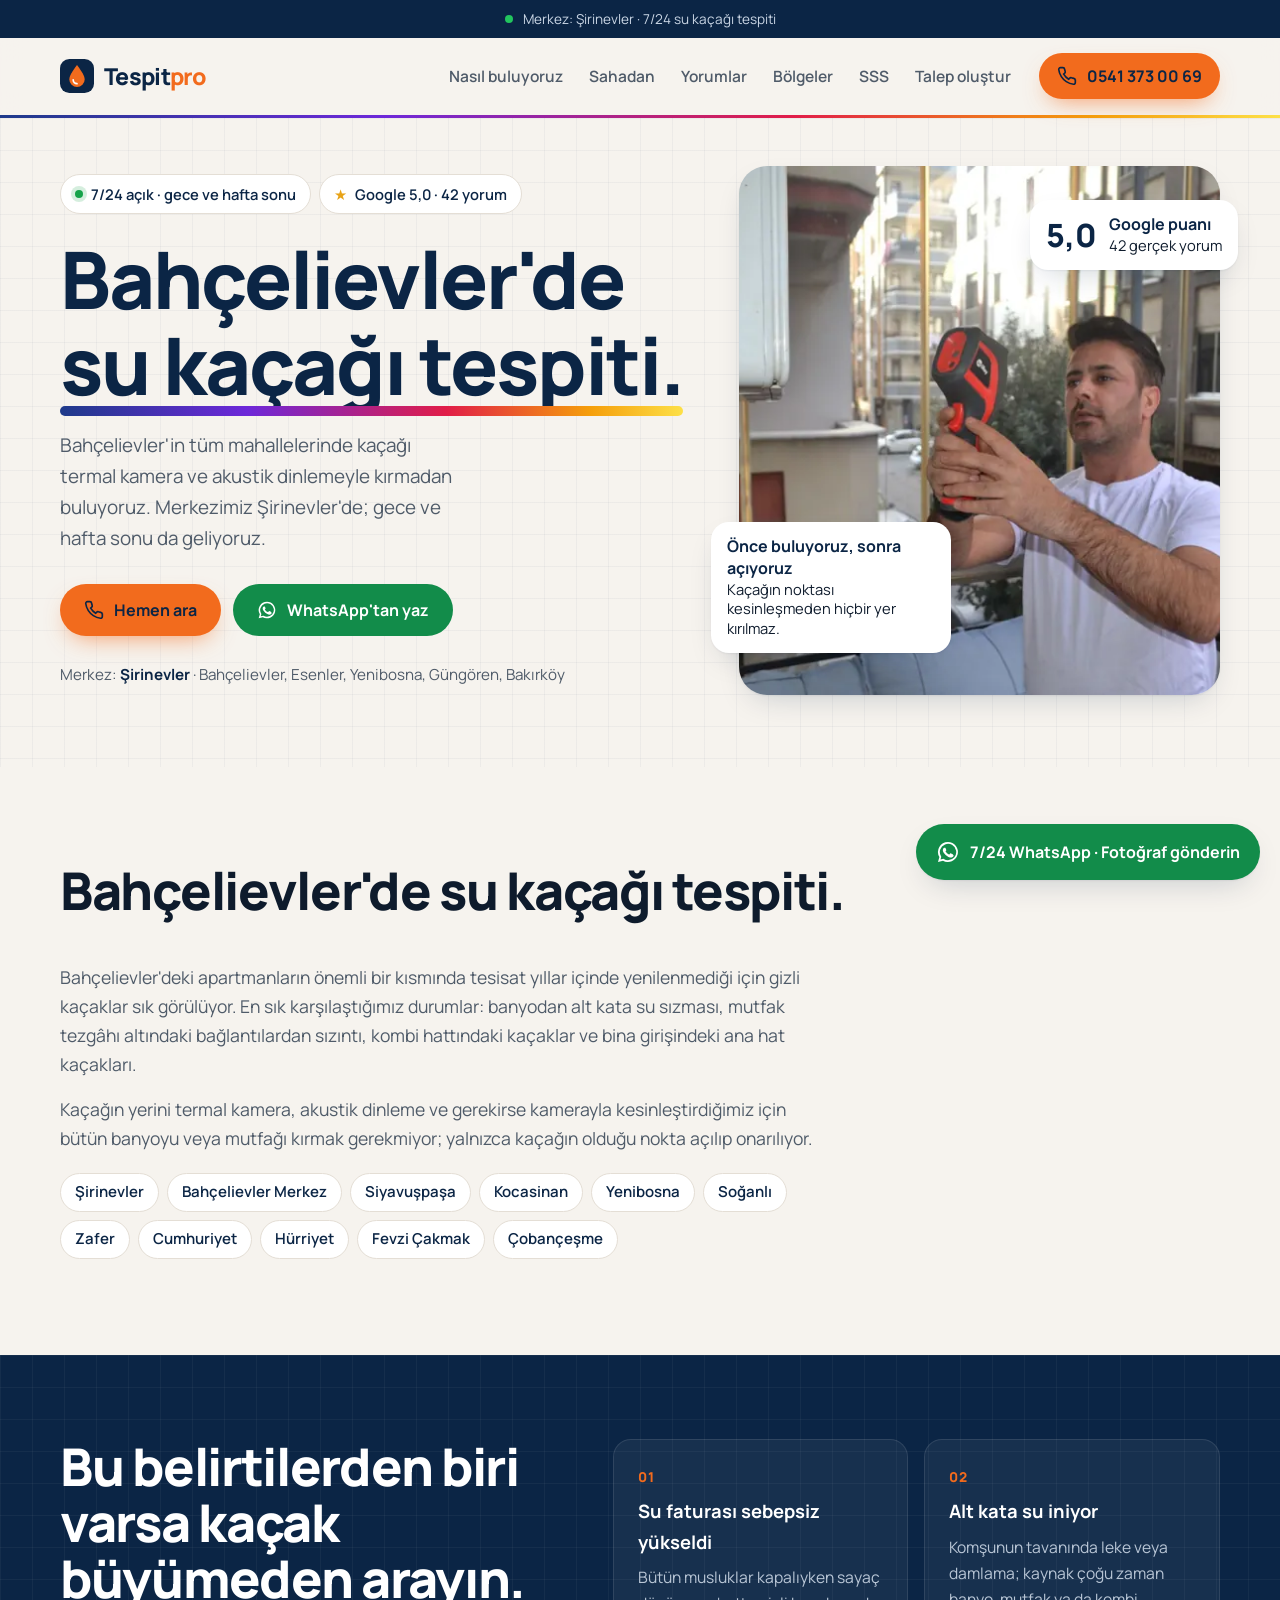
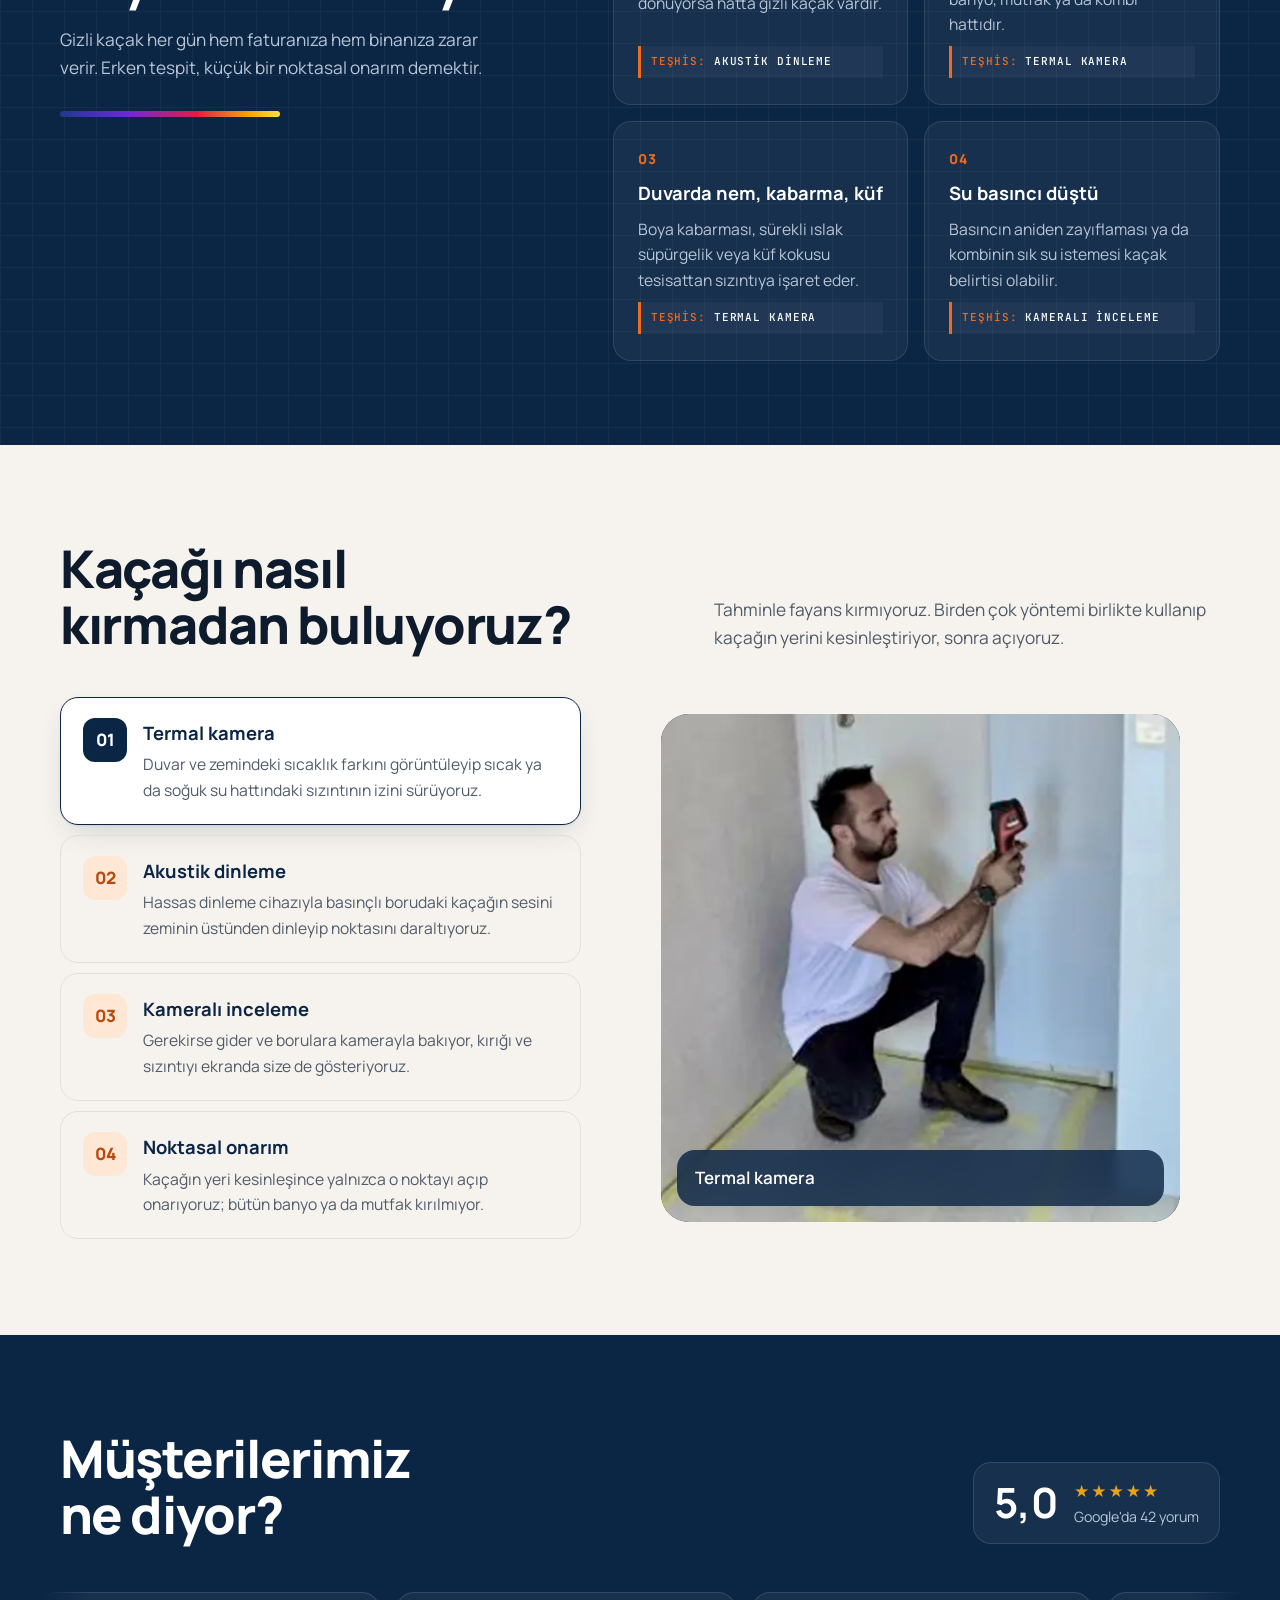
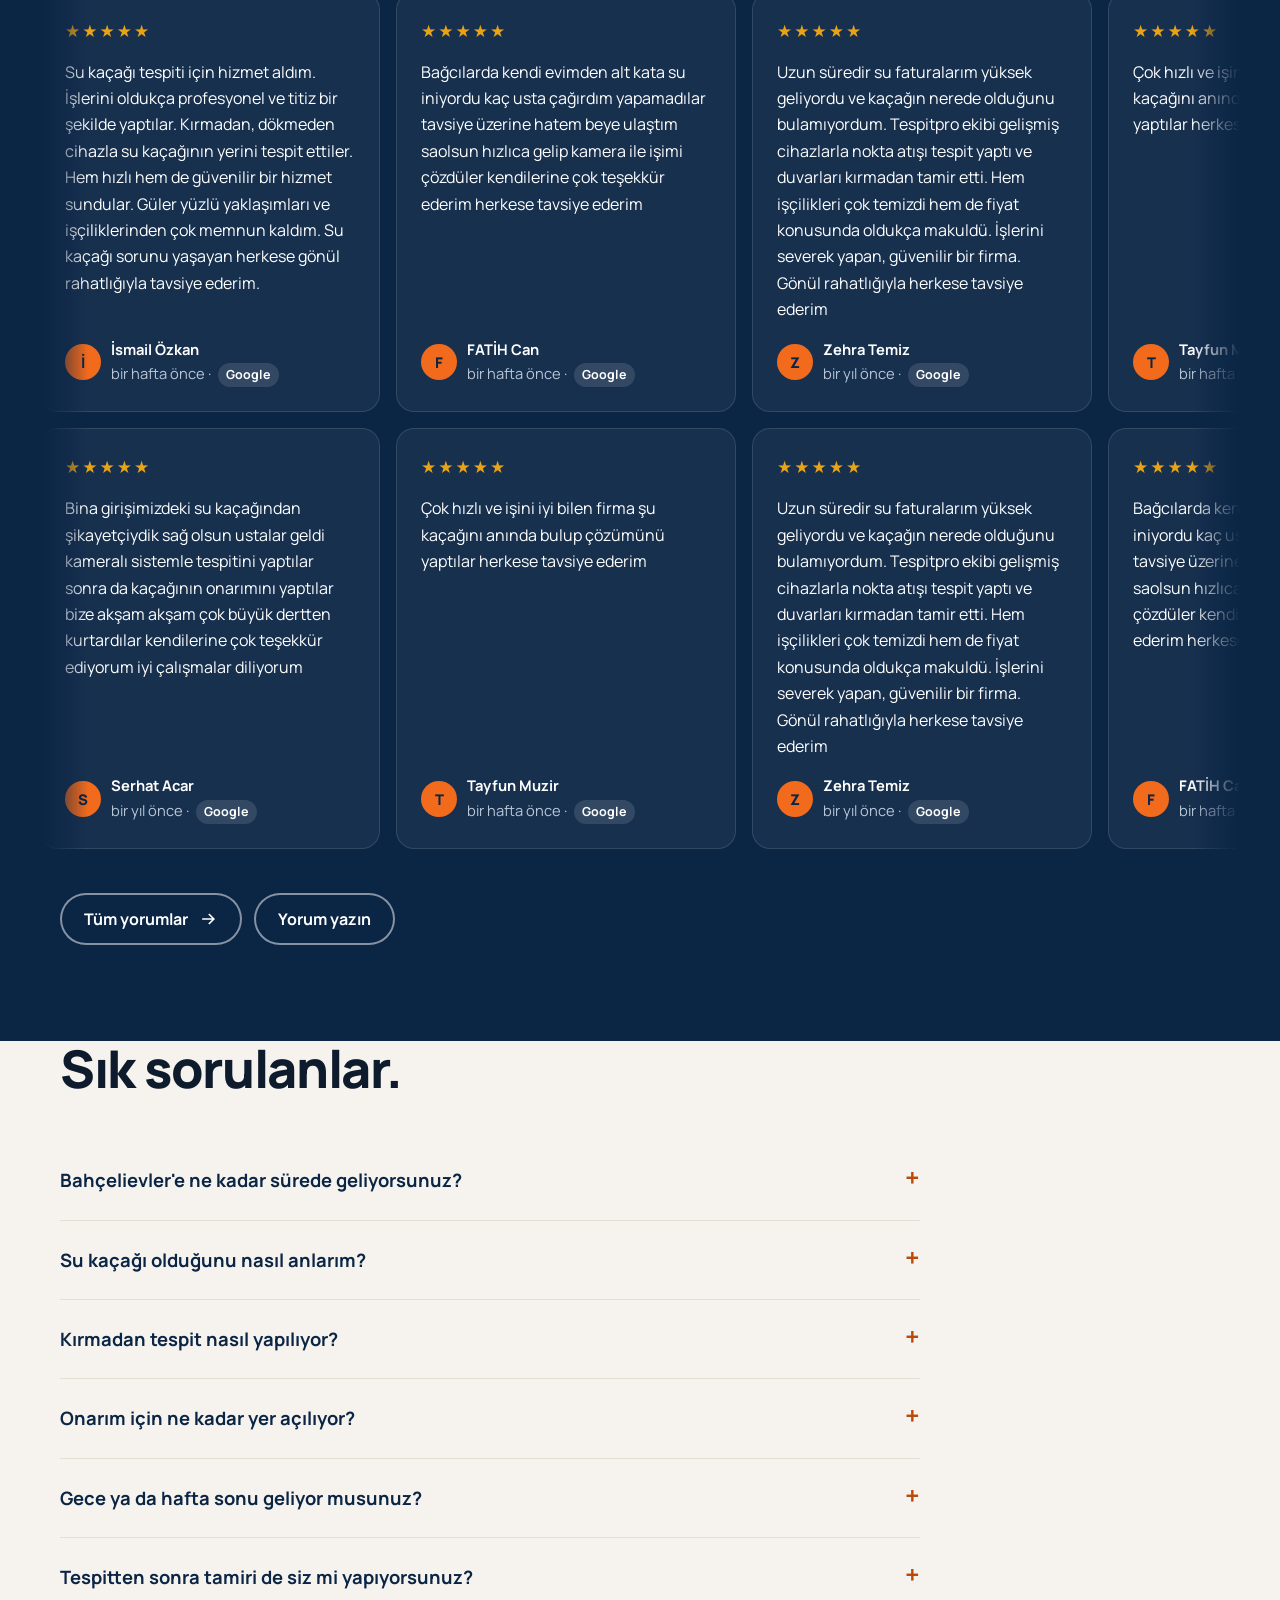
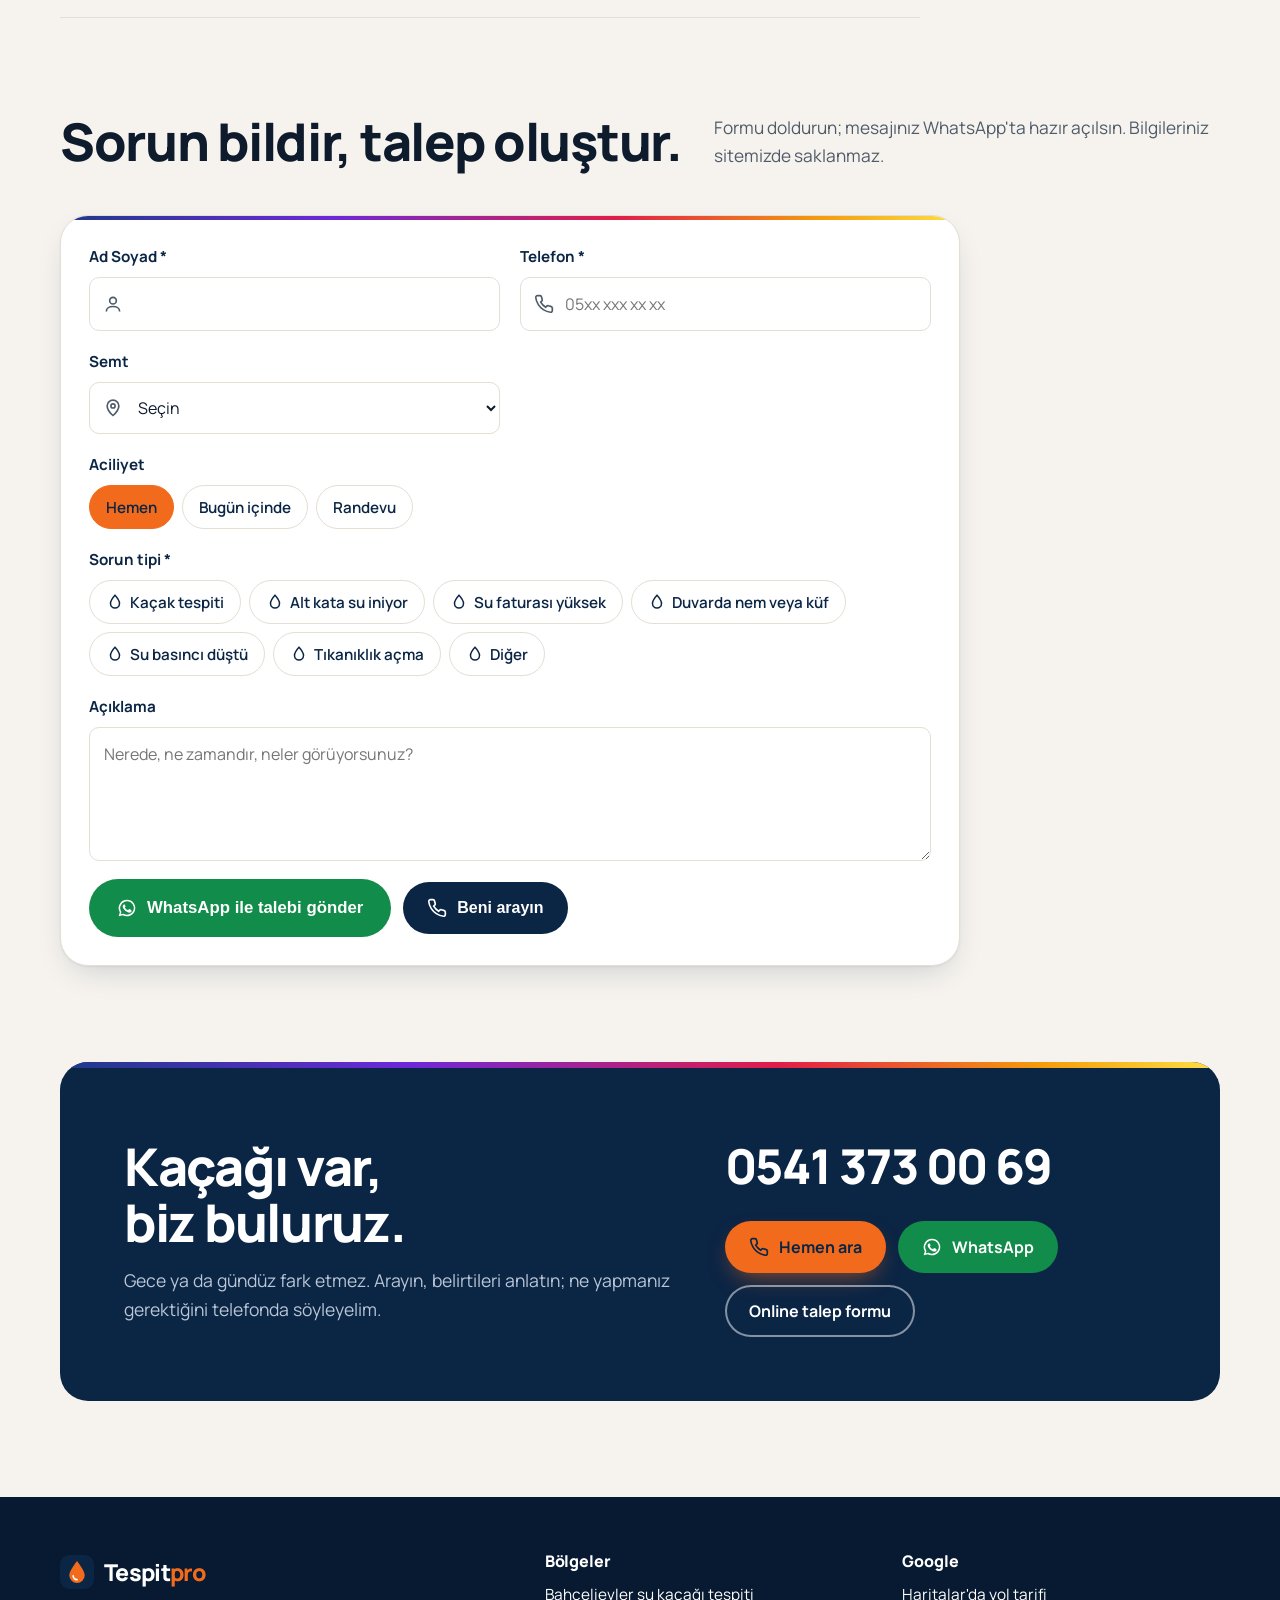
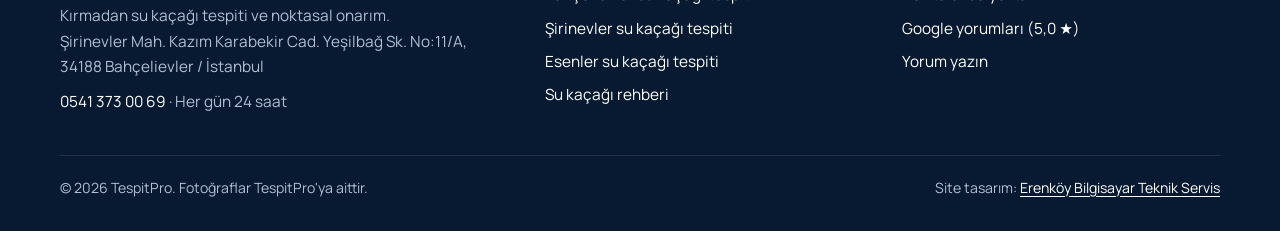
<file: docs/bahcelievler-su-kacagi-tespiti.html>
<!doctype html>
<html lang="tr"><head>
<meta charset="utf-8"><meta name="viewport" content="width=device-width,initial-scale=1,viewport-fit=cover">
<title>Bahçelievler Su Kaçağı Tespiti | Kırmadan, 7/24 · TespitPro</title>
<meta name="description" content="Bahçelievler'de termal kamera ve akustik cihazla kırmadan su kaçağı tespiti, noktasal onarım. 7/24 · 0541 373 00 69.">
<link rel="canonical" href="https://bycasuz.github.io/tespitpro/bahcelievler-su-kacagi-tespiti.html">
<meta name="theme-color" content="#0B2545">
<meta property="og:title" content="Bahçelievler Su Kaçağı Tespiti | Kırmadan, 7/24 · TespitPro"><meta property="og:description" content="Bahçelievler'de termal kamera ve akustik cihazla kırmadan su kaçağı tespiti, noktasal onarım. 7/24 · 0541 373 00 69.">
<meta property="og:type" content="website"><meta property="og:url" content="https://bycasuz.github.io/tespitpro/bahcelievler-su-kacagi-tespiti.html">
<meta property="og:image" content="https://bycasuz.github.io/tespitpro/img/og.jpg"><meta property="og:locale" content="tr_TR"><meta name="twitter:card" content="summary_large_image">
<meta name="geo.region" content="TR-34"><meta name="geo.placename" content="Bahçelievler, İstanbul"><meta name="geo.position" content="40.9978802;28.8465744">
<link rel="icon" href="logo.svg" type="image/svg+xml">
<link rel="preconnect" href="https://fonts.googleapis.com"><link rel="preconnect" href="https://fonts.gstatic.com" crossorigin>
<link href="https://fonts.googleapis.com/css2?family=Manrope:wght@400;600;700;800&family=JetBrains+Mono:wght@500&display=swap" rel="stylesheet">
<link rel="preload" as="image" href="img/termal-balkon-800.webp" imagesrcset="img/termal-balkon-800.webp 800w, img/termal-balkon-1600.webp 1600w" imagesizes="(max-width:980px) 100vw, 50vw">
<link rel="stylesheet" href="style.css">

<script type="application/ld+json">{"@context":"https://schema.org","@type":"Plumber","@id":"https://bycasuz.github.io/tespitpro/#isletme","name":"TespitPro","slogan":"Kaçağı var, biz buluruz!","url":"https://bycasuz.github.io/tespitpro/","telephone":"+905413730069","image":["https://bycasuz.github.io/tespitpro/img/og.jpg","https://bycasuz.github.io/tespitpro/img/termal-duvar-1600.webp"],"logo":"https://bycasuz.github.io/tespitpro/logo.svg","description":"Bahçelievler Şirinevler merkezli; termal kamera, akustik dinleme ve kamerayla kırmadan su kaçağı tespiti ve noktasal onarım. 7/24 hizmet.","address":{"@type":"PostalAddress","streetAddress":"Şirinevler Mah. Kazım Karabekir Cad. Yeşilbağ Sk. No:11/A","addressLocality":"Bahçelievler","addressRegion":"İstanbul","postalCode":"34188","addressCountry":"TR"},"geo":{"@type":"GeoCoordinates","latitude":40.9978802,"longitude":28.8465744},"openingHoursSpecification":[{"@type":"OpeningHoursSpecification","dayOfWeek":["Monday","Tuesday","Wednesday","Thursday","Friday","Saturday","Sunday"],"opens":"00:00","closes":"23:59"}],"areaServed":[{"@type":"Place","name":"Bahçelievler, İstanbul"},{"@type":"Place","name":"Şirinevler, İstanbul"},{"@type":"Place","name":"Esenler, İstanbul"},{"@type":"Place","name":"Yenibosna, İstanbul"},{"@type":"Place","name":"Güngören, İstanbul"},{"@type":"Place","name":"Bakırköy, İstanbul"},{"@type":"Place","name":"Bağcılar, İstanbul"}],"hasMap":"https://maps.google.com/?cid=11539754779874183849","sameAs":["https://maps.google.com/?cid=11539754779874183849"],"makesOffer":[{"@type":"Offer","itemOffered":{"@type":"Service","name":"Kırmadan su kaçağı tespiti"}},{"@type":"Offer","itemOffered":{"@type":"Service","name":"Termal kamera ile su kaçağı tespiti"}},{"@type":"Offer","itemOffered":{"@type":"Service","name":"Akustik dinleme ile su kaçağı tespiti"}},{"@type":"Offer","itemOffered":{"@type":"Service","name":"Kameralı gider ve boru inceleme"}},{"@type":"Offer","itemOffered":{"@type":"Service","name":"Noktasal su kaçağı onarımı"}},{"@type":"Offer","itemOffered":{"@type":"Service","name":"Tıkanıklık açma"}}]}</script>
<script type="application/ld+json">{"@context":"https://schema.org","@type":"FAQPage","mainEntity":[{"@type":"Question","name":"Bahçelievler'e ne kadar sürede geliyorsunuz?","acceptedAnswer":{"@type":"Answer","text":"Merkezimiz Şirinevler'de olduğu için Bahçelievler içindeki adreslere genellikle kısa sürede ulaşıyoruz; trafik durumuna göre telefonda net süre veriyoruz."}},{"@type":"Question","name":"Su kaçağı olduğunu nasıl anlarım?","acceptedAnswer":{"@type":"Answer","text":"En sık işaretler: su faturasının sebepsiz yükselmesi, bütün musluklar kapalıyken sayacın dönmesi, alt kata su inmesi, duvarda veya zeminde nem, kabarma ve küf lekesi."}},{"@type":"Question","name":"Kırmadan tespit nasıl yapılıyor?","acceptedAnswer":{"@type":"Answer","text":"Termal kamerayla duvar ve zemindeki ısı farkını, akustik dinleme cihazıyla borudaki kaçağın sesini takip ediyoruz; gerekirse gider ve borulara kamerayla bakıyoruz. Kaçağın noktası kesinleşmeden hiçbir yeri kırmıyoruz."}},{"@type":"Question","name":"Onarım için ne kadar yer açılıyor?","acceptedAnswer":{"@type":"Answer","text":"Yalnızca kaçağın olduğu nokta açılıyor. Bütün banyoyu veya mutfağı kırmak gerekmiyor; onarımdan sonra alanı temiz bırakıyoruz."}},{"@type":"Question","name":"Gece ya da hafta sonu geliyor musunuz?","acceptedAnswer":{"@type":"Answer","text":"Evet, haftanın 7 günü 24 saat çalışıyoruz. Alt kata su iniyorsa önce ana vanayı kapatın, sonra bizi arayın."}},{"@type":"Question","name":"Tespitten sonra tamiri de siz mi yapıyorsunuz?","acceptedAnswer":{"@type":"Answer","text":"Evet. Kaçağın yerini size gösteriyoruz; onayınızla aynı ekip onarımı yapıyor."}}]}</script>
<script type="application/ld+json">{"@context":"https://schema.org","@type":"BreadcrumbList","itemListElement":[{"@type":"ListItem","position":1,"name":"TespitPro","item":"https://bycasuz.github.io/tespitpro/"},{"@type":"ListItem","position":2,"name":"Bahçelievler su kaçağı tespiti","item":"https://bycasuz.github.io/tespitpro/bahcelievler-su-kacagi-tespiti.html"}]}</script>
</head><body>
<a class="atla" href="#icerik">İçeriğe geç</a>
<div class="duyuru"><span class="canli" aria-hidden="true"></span>Merkez: Şirinevler · 7/24 su kaçağı tespiti</div>
<header class="ust" id="ust"><div class="kap">
<a class="logo" href="index.html" aria-label="TespitPro ana sayfa"><svg viewBox="0 0 40 40" aria-hidden="true"><rect width="40" height="40" rx="11" fill="#0B2545"/><path d="M20 7c-5.6 7.6-9 12.6-9 17a9 9 0 0 0 18 0c0-4.4-3.4-9.4-9-17z" fill="#F26B1D"/><path d="M15.5 24.5a4.5 4.5 0 0 0 4.5 4.5" stroke="#fff" stroke-width="2" fill="none" stroke-linecap="round"/></svg><span>Tespit<b>pro</b></span></a>
<nav class="menu" aria-label="Ana menü"><a href="index.html#yontem">Nasıl buluyoruz</a><a href="index.html#galeri">Sahadan</a><a href="index.html#yorumlar">Yorumlar</a><a href="index.html#bolgeler">Bölgeler</a><a href="index.html#sss">SSS</a><a href="#talep">Talep oluştur</a></nav>
<a class="btn btn-ana" href="tel:+905413730069"><svg viewBox="0 0 24 24" fill="none" stroke="currentColor" stroke-width="2" aria-hidden="true"><path d="M22 16.9v3a2 2 0 0 1-2.2 2 19.8 19.8 0 0 1-8.6-3.1 19.5 19.5 0 0 1-6-6A19.8 19.8 0 0 1 2.1 4.2 2 2 0 0 1 4.1 2h3a2 2 0 0 1 2 1.7c.1.9.4 1.8.7 2.7a2 2 0 0 1-.5 2.1L8 9.8a16 16 0 0 0 6 6l1.3-1.3a2 2 0 0 1 2.1-.4c.9.3 1.8.6 2.7.7a2 2 0 0 1 1.7 2z"/></svg><span>0541 373 00 69</span></a>
</div></header>
<div class="termal-cizgi" aria-hidden="true"></div>
<main id="icerik"><section class="hero"><div class="kap">
<div>
<div class="cipler"><span class="cip"><span class="nokta"></span>7/24 açık · gece ve hafta sonu</span><a class="cip" href="https://maps.google.com/?cid=11539754779874183849"><span class="yildiz">★</span>Google 5,0 · 42 yorum</a></div>
<h1>Bahçelievler'de<br><em>su kaçağı tespiti.</em></h1>
<p class="giris">Bahçelievler'in tüm mahallelerinde kaçağı termal kamera ve akustik dinlemeyle kırmadan buluyoruz. Merkezimiz Şirinevler'de; gece ve hafta sonu da geliyoruz.</p>
<div class="btnler"><a class="btn btn-ana" href="tel:+905413730069"><svg viewBox="0 0 24 24" fill="none" stroke="currentColor" stroke-width="2" aria-hidden="true"><path d="M22 16.9v3a2 2 0 0 1-2.2 2 19.8 19.8 0 0 1-8.6-3.1 19.5 19.5 0 0 1-6-6A19.8 19.8 0 0 1 2.1 4.2 2 2 0 0 1 4.1 2h3a2 2 0 0 1 2 1.7c.1.9.4 1.8.7 2.7a2 2 0 0 1-.5 2.1L8 9.8a16 16 0 0 0 6 6l1.3-1.3a2 2 0 0 1 2.1-.4c.9.3 1.8.6 2.7.7a2 2 0 0 1 1.7 2z"/></svg>Hemen ara</a><a class="btn btn-wa" href="https://wa.me/905413730069?text=Merhaba%2C%20su%20ka%C3%A7a%C4%9F%C4%B1%20tespiti%20i%C3%A7in%20bilgi%20almak%20istiyorum."><svg viewBox="0 0 24 24" fill="currentColor" aria-hidden="true"><path d="M12 2a10 10 0 0 0-8.6 15.1L2 22l5-1.3A10 10 0 1 0 12 2zm0 18.2a8.2 8.2 0 0 1-4.2-1.2l-.3-.2-3 .8.8-2.9-.2-.3A8.2 8.2 0 1 1 12 20.2zm4.5-6.1c-.2-.1-1.5-.7-1.7-.8s-.4-.1-.6.1-.7.8-.8 1-.3.2-.5.1a6.7 6.7 0 0 1-3.3-2.9c-.3-.4.2-.4.7-1.3.1-.2 0-.3 0-.4l-.8-1.8c-.2-.5-.4-.4-.6-.4h-.5a1 1 0 0 0-.7.3 3 3 0 0 0-.9 2.200 5.1 5.1 0 0 0 1.1 2.7 11.7 11.7 0 0 0 4.5 4c1.7.7 2.300.8 3.2.6a2.7 2.7 0 0 0 1.8-1.2 2.2 2.2 0 0 0 .1-1.2c0-.1-.2-.2-.5-.3z"/></svg>WhatsApp'tan yaz</a></div>
<p class="semtler">Merkez: <strong>Şirinevler</strong> · Bahçelievler, Esenler, Yenibosna, Güngören, Bakırköy</p>
</div>
<div class="hero-gorsel"><div class="cerceve"><img src="img/termal-balkon-800.webp" srcset="img/termal-balkon-800.webp 800w, img/termal-balkon-1600.webp 1600w" sizes="(max-width:980px) 100vw, 50vw" alt="Bahçelievler'de bir apartmanda termal kamerayla tesisat taraması" fetchpriority="high" decoding="async"><span class="tarama" aria-hidden="true"></span></div>
<div class="etiket e1"><strong>Önce buluyoruz, sonra açıyoruz</strong>Kaçağın noktası kesinleşmeden hiçbir yer kırılmaz.</div>
<a class="etiket e2" href="https://maps.google.com/?cid=11539754779874183849" style="text-decoration:none"><span class="puan">5,0</span><span><strong>Google puanı</strong>42 gerçek yorum</span></a>
</div></div></section><section class="bolum" aria-labelledby="m-bas"><div class="kap">
<div class="bolum-bas"><h2 id="m-bas">Bahçelievler'de su kaçağı tespiti.</h2></div>
<div class="metin"><p>Bahçelievler'deki apartmanların önemli bir kısmında tesisat yıllar içinde yenilenmediği için gizli kaçaklar sık görülüyor. En sık karşılaştığımız durumlar: banyodan alt kata su sızması, mutfak tezgâhı altındaki bağlantılardan sızıntı, kombi hattındaki kaçaklar ve bina girişindeki ana hat kaçakları.</p><p>Kaçağın yerini termal kamera, akustik dinleme ve gerekirse kamerayla kesinleştirdiğimiz için bütün banyoyu veya mutfağı kırmak gerekmiyor; yalnızca kaçağın olduğu nokta açılıp onarılıyor.</p><div class="mahalleler"><span>Şirinevler</span><span>Bahçelievler Merkez</span><span>Siyavuşpaşa</span><span>Kocasinan</span><span>Yenibosna</span><span>Soğanlı</span><span>Zafer</span><span>Cumhuriyet</span><span>Hürriyet</span><span>Fevzi Çakmak</span><span>Çobançeşme</span></div></div>
</div></section><section class="koyu belirti" aria-labelledby="b-bas"><div class="kap">
<div><h2 id="b-bas">Bu belirtilerden biri varsa kaçak büyümeden arayın.</h2><p class="alt">Gizli kaçak her gün hem faturanıza hem binanıza zarar verir. Erken tespit, küçük bir noktasal onarım demektir.</p><div class="termal-serit" style="max-width:220px;margin-top:28px"></div></div>
<ol>
<li><span>01</span><strong>Su faturası sebepsiz yükseldi</strong><p>Bütün musluklar kapalıyken sayaç dönüyorsa hatta gizli kaçak vardır.</p><div class="teshis"><b>Teşhis:</b> Akustik dinleme</div></li>
<li><span>02</span><strong>Alt kata su iniyor</strong><p>Komşunun tavanında leke veya damlama; kaynak çoğu zaman banyo, mutfak ya da kombi hattıdır.</p><div class="teshis"><b>Teşhis:</b> Termal kamera</div></li>
<li><span>03</span><strong>Duvarda nem, kabarma, küf</strong><p>Boya kabarması, sürekli ıslak süpürgelik veya küf kokusu tesisattan sızıntıya işaret eder.</p><div class="teshis"><b>Teşhis:</b> Termal kamera</div></li>
<li><span>04</span><strong>Su basıncı düştü</strong><p>Basıncın aniden zayıflaması ya da kombinin sık su istemesi kaçak belirtisi olabilir.</p><div class="teshis"><b>Teşhis:</b> Kameralı inceleme</div></li>
</ol></div></section><section class="bolum" id="yontem" aria-labelledby="y-bas"><div class="kap">
<div class="bolum-bas"><h2 id="y-bas">Kaçağı nasıl<br>kırmadan buluyoruz?</h2><p>Tahminle fayans kırmıyoruz. Birden çok yöntemi birlikte kullanıp kaçağın yerini kesinleştiriyor, sonra açıyoruz.</p></div>
<div class="yontem">
<div class="yontem-liste" role="tablist" aria-label="Tespit yöntemleri">
<button class="yontem-btn" role="tab" id="yt0" aria-controls="yg" aria-selected="true" data-foto="termal-duvar" data-alt="Termal kamerayla duvardaki ısı izini takip ediyoruz" data-not="Termal kamera"><span class="no">01</span><span><strong>Termal kamera</strong><p>Duvar ve zemindeki sıcaklık farkını görüntüleyip sıcak ya da soğuk su hattındaki sızıntının izini sürüyoruz.</p></span></button>
<button class="yontem-btn" role="tab" id="yt1" aria-controls="yg" aria-selected="false" data-foto="akustik-banyo" data-alt="Kulaklıklı akustik cihazla banyoda kaçak sesi dinleniyor" data-not="Akustik dinleme"><span class="no">02</span><span><strong>Akustik dinleme</strong><p>Hassas dinleme cihazıyla basınçlı borudaki kaçağın sesini zeminin üstünden dinleyip noktasını daraltıyoruz.</p></span></button>
<button class="yontem-btn" role="tab" id="yt2" aria-controls="yg" aria-selected="false" data-foto="termal-ekran" data-alt="Termal kamera ekranında kaçak bölgesi görülüyor" data-not="Kameralı inceleme"><span class="no">03</span><span><strong>Kameralı inceleme</strong><p>Gerekirse gider ve borulara kamerayla bakıyor, kırığı ve sızıntıyı ekranda size de gösteriyoruz.</p></span></button>
<button class="yontem-btn" role="tab" id="yt3" aria-controls="yg" aria-selected="false" data-foto="noktasal-acma" data-alt="Zeminde yalnızca kaçak noktası açılmış, boru onarımı" data-not="Noktasal onarım"><span class="no">04</span><span><strong>Noktasal onarım</strong><p>Kaçağın yeri kesinleşince yalnızca o noktayı açıp onarıyoruz; bütün banyo ya da mutfak kırılmıyor.</p></span></button>
</div>
<figure class="yontem-gorsel" id="yg" role="tabpanel" aria-live="polite"><img src="img/termal-duvar-800.webp" srcset="img/termal-duvar-800.webp 800w, img/termal-duvar-1600.webp 1600w" sizes="(max-width:980px) 100vw, 50vw" alt="Termal kamerayla duvardaki ısı izini takip ediyoruz" loading="lazy" decoding="async"><figcaption>Termal kamera</figcaption></figure>
</div></div></section><section class="bolum koyu yorum-koyu" id="yorumlar" aria-labelledby="r-bas"><div class="kap">
<div class="bolum-bas"><div class="yorum-bas"><h2 id="r-bas">Müşterilerimiz<br>ne diyor?</h2></div>
<a class="buyuk-puan" href="https://maps.google.com/?cid=11539754779874183849" style="text-decoration:none"><b>5,0</b><span><span class="yildizlar" aria-label="5 üzerinden 5,0">★★★★★</span><small>Google'da 42 yorum</small></span></a></div>
<div class="yorum-bant"><div class="serit-satir"><div class="serit-iz"><div class="serit-grup"><article class="yorum-kart"><span class="yildizlar" aria-label="5 yıldız">★★★★★</span><blockquote>Su kaçağı tespiti için hizmet aldım. İşlerini oldukça profesyonel ve titiz bir şekilde yaptılar. Kırmadan, dökmeden cihazla su kaçağının yerini tespit ettiler. Hem hızlı hem de güvenilir bir hizmet sundular. Güler yüzlü yaklaşımları ve işçiliklerinden çok memnun kaldım. Su kaçağı sorunu yaşayan herkese gönül rahatlığıyla tavsiye ederim.</blockquote><footer><span class="bas-harf" aria-hidden="true">İ</span><span><strong>İsmail Özkan</strong>bir hafta önce · <span class="google-rozet">Google</span></span></footer></article><article class="yorum-kart"><span class="yildizlar" aria-label="5 yıldız">★★★★★</span><blockquote>Bağcılarda kendi evimden alt kata su iniyordu kaç usta çağırdım yapamadılar tavsiye üzerine hatem beye ulaştım saolsun hızlıca gelip kamera ile işimi çözdüler kendilerine çok teşekkür ederim herkese tavsiye ederim</blockquote><footer><span class="bas-harf" aria-hidden="true">F</span><span><strong>FATİH Can</strong>bir hafta önce · <span class="google-rozet">Google</span></span></footer></article><article class="yorum-kart"><span class="yildizlar" aria-label="5 yıldız">★★★★★</span><blockquote>Uzun süredir su faturalarım yüksek geliyordu ve kaçağın nerede olduğunu bulamıyordum. Tespitpro ekibi gelişmiş cihazlarla nokta atışı tespit yaptı ve duvarları kırmadan tamir etti. Hem işçilikleri çok temizdi hem de fiyat konusunda oldukça makuldü. İşlerini severek yapan, güvenilir bir firma. Gönül rahatlığıyla herkese tavsiye ederim</blockquote><footer><span class="bas-harf" aria-hidden="true">Z</span><span><strong>Zehra Temiz</strong>bir yıl önce · <span class="google-rozet">Google</span></span></footer></article><article class="yorum-kart"><span class="yildizlar" aria-label="5 yıldız">★★★★★</span><blockquote>Çok hızlı ve işini iyi bilen firma şu kaçağını anında bulup çözümünü yaptılar herkese tavsiye ederim</blockquote><footer><span class="bas-harf" aria-hidden="true">T</span><span><strong>Tayfun Muzir</strong>bir hafta önce · <span class="google-rozet">Google</span></span></footer></article><article class="yorum-kart"><span class="yildizlar" aria-label="5 yıldız">★★★★★</span><blockquote>Bina girişimizdeki su kaçağından şikayetçiydik sağ olsun ustalar geldi kameralı sistemle tespitini yaptılar sonra da kaçağının onarımını yaptılar bize akşam akşam çok büyük dertten kurtardılar kendilerine çok teşekkür ediyorum iyi çalışmalar diliyorum</blockquote><footer><span class="bas-harf" aria-hidden="true">S</span><span><strong>Serhat Acar</strong>bir yıl önce · <span class="google-rozet">Google</span></span></footer></article></div><div class="serit-grup" aria-hidden="true"><article class="yorum-kart"><span class="yildizlar" aria-label="5 yıldız">★★★★★</span><blockquote>Su kaçağı tespiti için hizmet aldım. İşlerini oldukça profesyonel ve titiz bir şekilde yaptılar. Kırmadan, dökmeden cihazla su kaçağının yerini tespit ettiler. Hem hızlı hem de güvenilir bir hizmet sundular. Güler yüzlü yaklaşımları ve işçiliklerinden çok memnun kaldım. Su kaçağı sorunu yaşayan herkese gönül rahatlığıyla tavsiye ederim.</blockquote><footer><span class="bas-harf" aria-hidden="true">İ</span><span><strong>İsmail Özkan</strong>bir hafta önce · <span class="google-rozet">Google</span></span></footer></article><article class="yorum-kart"><span class="yildizlar" aria-label="5 yıldız">★★★★★</span><blockquote>Bağcılarda kendi evimden alt kata su iniyordu kaç usta çağırdım yapamadılar tavsiye üzerine hatem beye ulaştım saolsun hızlıca gelip kamera ile işimi çözdüler kendilerine çok teşekkür ederim herkese tavsiye ederim</blockquote><footer><span class="bas-harf" aria-hidden="true">F</span><span><strong>FATİH Can</strong>bir hafta önce · <span class="google-rozet">Google</span></span></footer></article><article class="yorum-kart"><span class="yildizlar" aria-label="5 yıldız">★★★★★</span><blockquote>Uzun süredir su faturalarım yüksek geliyordu ve kaçağın nerede olduğunu bulamıyordum. Tespitpro ekibi gelişmiş cihazlarla nokta atışı tespit yaptı ve duvarları kırmadan tamir etti. Hem işçilikleri çok temizdi hem de fiyat konusunda oldukça makuldü. İşlerini severek yapan, güvenilir bir firma. Gönül rahatlığıyla herkese tavsiye ederim</blockquote><footer><span class="bas-harf" aria-hidden="true">Z</span><span><strong>Zehra Temiz</strong>bir yıl önce · <span class="google-rozet">Google</span></span></footer></article><article class="yorum-kart"><span class="yildizlar" aria-label="5 yıldız">★★★★★</span><blockquote>Çok hızlı ve işini iyi bilen firma şu kaçağını anında bulup çözümünü yaptılar herkese tavsiye ederim</blockquote><footer><span class="bas-harf" aria-hidden="true">T</span><span><strong>Tayfun Muzir</strong>bir hafta önce · <span class="google-rozet">Google</span></span></footer></article><article class="yorum-kart"><span class="yildizlar" aria-label="5 yıldız">★★★★★</span><blockquote>Bina girişimizdeki su kaçağından şikayetçiydik sağ olsun ustalar geldi kameralı sistemle tespitini yaptılar sonra da kaçağının onarımını yaptılar bize akşam akşam çok büyük dertten kurtardılar kendilerine çok teşekkür ediyorum iyi çalışmalar diliyorum</blockquote><footer><span class="bas-harf" aria-hidden="true">S</span><span><strong>Serhat Acar</strong>bir yıl önce · <span class="google-rozet">Google</span></span></footer></article></div></div></div><div class="serit-satir ters" aria-hidden="true"><div class="serit-iz"><div class="serit-grup"><article class="yorum-kart"><span class="yildizlar" aria-label="5 yıldız">★★★★★</span><blockquote>Bina girişimizdeki su kaçağından şikayetçiydik sağ olsun ustalar geldi kameralı sistemle tespitini yaptılar sonra da kaçağının onarımını yaptılar bize akşam akşam çok büyük dertten kurtardılar kendilerine çok teşekkür ediyorum iyi çalışmalar diliyorum</blockquote><footer><span class="bas-harf" aria-hidden="true">S</span><span><strong>Serhat Acar</strong>bir yıl önce · <span class="google-rozet">Google</span></span></footer></article><article class="yorum-kart"><span class="yildizlar" aria-label="5 yıldız">★★★★★</span><blockquote>Çok hızlı ve işini iyi bilen firma şu kaçağını anında bulup çözümünü yaptılar herkese tavsiye ederim</blockquote><footer><span class="bas-harf" aria-hidden="true">T</span><span><strong>Tayfun Muzir</strong>bir hafta önce · <span class="google-rozet">Google</span></span></footer></article><article class="yorum-kart"><span class="yildizlar" aria-label="5 yıldız">★★★★★</span><blockquote>Uzun süredir su faturalarım yüksek geliyordu ve kaçağın nerede olduğunu bulamıyordum. Tespitpro ekibi gelişmiş cihazlarla nokta atışı tespit yaptı ve duvarları kırmadan tamir etti. Hem işçilikleri çok temizdi hem de fiyat konusunda oldukça makuldü. İşlerini severek yapan, güvenilir bir firma. Gönül rahatlığıyla herkese tavsiye ederim</blockquote><footer><span class="bas-harf" aria-hidden="true">Z</span><span><strong>Zehra Temiz</strong>bir yıl önce · <span class="google-rozet">Google</span></span></footer></article><article class="yorum-kart"><span class="yildizlar" aria-label="5 yıldız">★★★★★</span><blockquote>Bağcılarda kendi evimden alt kata su iniyordu kaç usta çağırdım yapamadılar tavsiye üzerine hatem beye ulaştım saolsun hızlıca gelip kamera ile işimi çözdüler kendilerine çok teşekkür ederim herkese tavsiye ederim</blockquote><footer><span class="bas-harf" aria-hidden="true">F</span><span><strong>FATİH Can</strong>bir hafta önce · <span class="google-rozet">Google</span></span></footer></article><article class="yorum-kart"><span class="yildizlar" aria-label="5 yıldız">★★★★★</span><blockquote>Su kaçağı tespiti için hizmet aldım. İşlerini oldukça profesyonel ve titiz bir şekilde yaptılar. Kırmadan, dökmeden cihazla su kaçağının yerini tespit ettiler. Hem hızlı hem de güvenilir bir hizmet sundular. Güler yüzlü yaklaşımları ve işçiliklerinden çok memnun kaldım. Su kaçağı sorunu yaşayan herkese gönül rahatlığıyla tavsiye ederim.</blockquote><footer><span class="bas-harf" aria-hidden="true">İ</span><span><strong>İsmail Özkan</strong>bir hafta önce · <span class="google-rozet">Google</span></span></footer></article></div><div class="serit-grup" aria-hidden="true"><article class="yorum-kart"><span class="yildizlar" aria-label="5 yıldız">★★★★★</span><blockquote>Bina girişimizdeki su kaçağından şikayetçiydik sağ olsun ustalar geldi kameralı sistemle tespitini yaptılar sonra da kaçağının onarımını yaptılar bize akşam akşam çok büyük dertten kurtardılar kendilerine çok teşekkür ediyorum iyi çalışmalar diliyorum</blockquote><footer><span class="bas-harf" aria-hidden="true">S</span><span><strong>Serhat Acar</strong>bir yıl önce · <span class="google-rozet">Google</span></span></footer></article><article class="yorum-kart"><span class="yildizlar" aria-label="5 yıldız">★★★★★</span><blockquote>Çok hızlı ve işini iyi bilen firma şu kaçağını anında bulup çözümünü yaptılar herkese tavsiye ederim</blockquote><footer><span class="bas-harf" aria-hidden="true">T</span><span><strong>Tayfun Muzir</strong>bir hafta önce · <span class="google-rozet">Google</span></span></footer></article><article class="yorum-kart"><span class="yildizlar" aria-label="5 yıldız">★★★★★</span><blockquote>Uzun süredir su faturalarım yüksek geliyordu ve kaçağın nerede olduğunu bulamıyordum. Tespitpro ekibi gelişmiş cihazlarla nokta atışı tespit yaptı ve duvarları kırmadan tamir etti. Hem işçilikleri çok temizdi hem de fiyat konusunda oldukça makuldü. İşlerini severek yapan, güvenilir bir firma. Gönül rahatlığıyla herkese tavsiye ederim</blockquote><footer><span class="bas-harf" aria-hidden="true">Z</span><span><strong>Zehra Temiz</strong>bir yıl önce · <span class="google-rozet">Google</span></span></footer></article><article class="yorum-kart"><span class="yildizlar" aria-label="5 yıldız">★★★★★</span><blockquote>Bağcılarda kendi evimden alt kata su iniyordu kaç usta çağırdım yapamadılar tavsiye üzerine hatem beye ulaştım saolsun hızlıca gelip kamera ile işimi çözdüler kendilerine çok teşekkür ederim herkese tavsiye ederim</blockquote><footer><span class="bas-harf" aria-hidden="true">F</span><span><strong>FATİH Can</strong>bir hafta önce · <span class="google-rozet">Google</span></span></footer></article><article class="yorum-kart"><span class="yildizlar" aria-label="5 yıldız">★★★★★</span><blockquote>Su kaçağı tespiti için hizmet aldım. İşlerini oldukça profesyonel ve titiz bir şekilde yaptılar. Kırmadan, dökmeden cihazla su kaçağının yerini tespit ettiler. Hem hızlı hem de güvenilir bir hizmet sundular. Güler yüzlü yaklaşımları ve işçiliklerinden çok memnun kaldım. Su kaçağı sorunu yaşayan herkese gönül rahatlığıyla tavsiye ederim.</blockquote><footer><span class="bas-harf" aria-hidden="true">İ</span><span><strong>İsmail Özkan</strong>bir hafta önce · <span class="google-rozet">Google</span></span></footer></article></div></div></div></div>
<div class="btnler" style="margin-top:24px"><a class="btn btn-hayalet" href="https://maps.google.com/?cid=11539754779874183849">Tüm yorumlar <svg viewBox="0 0 24 24" width="22" height="22" fill="none" stroke="currentColor" stroke-width="2" aria-hidden="true"><path d="M5 12h14M13 6l6 6-6 6"/></svg></a><a class="btn btn-hayalet" href="https://search.google.com/local/writereview?placeid=ChIJu-e2S3qlyhQRqUqEAdVxJaA">Yorum yazın</a></div>
</div></section><section class="bolum" id="sss" aria-labelledby="q-bas" style="padding-top:0"><div class="kap">
<div class="bolum-bas"><h2 id="q-bas">Sık sorulanlar.</h2></div>
<div class="sss"><details><summary>Bahçelievler'e ne kadar sürede geliyorsunuz?</summary><p>Merkezimiz Şirinevler'de olduğu için Bahçelievler içindeki adreslere genellikle kısa sürede ulaşıyoruz; trafik durumuna göre telefonda net süre veriyoruz.</p></details>
<details><summary>Su kaçağı olduğunu nasıl anlarım?</summary><p>En sık işaretler: su faturasının sebepsiz yükselmesi, bütün musluklar kapalıyken sayacın dönmesi, alt kata su inmesi, duvarda veya zeminde nem, kabarma ve küf lekesi.</p></details>
<details><summary>Kırmadan tespit nasıl yapılıyor?</summary><p>Termal kamerayla duvar ve zemindeki ısı farkını, akustik dinleme cihazıyla borudaki kaçağın sesini takip ediyoruz; gerekirse gider ve borulara kamerayla bakıyoruz. Kaçağın noktası kesinleşmeden hiçbir yeri kırmıyoruz.</p></details>
<details><summary>Onarım için ne kadar yer açılıyor?</summary><p>Yalnızca kaçağın olduğu nokta açılıyor. Bütün banyoyu veya mutfağı kırmak gerekmiyor; onarımdan sonra alanı temiz bırakıyoruz.</p></details>
<details><summary>Gece ya da hafta sonu geliyor musunuz?</summary><p>Evet, haftanın 7 günü 24 saat çalışıyoruz. Alt kata su iniyorsa önce ana vanayı kapatın, sonra bizi arayın.</p></details>
<details><summary>Tespitten sonra tamiri de siz mi yapıyorsunuz?</summary><p>Evet. Kaçağın yerini size gösteriyoruz; onayınızla aynı ekip onarımı yapıyor.</p></details></div>
</div></section><section class="bolum talep" id="talep" aria-labelledby="t-bas" style="padding-top:0"><div class="kap">
<div class="bolum-bas"><h2 id="t-bas">Sorun bildir, talep oluştur.</h2><p>Formu doldurun; mesajınız WhatsApp'ta hazır açılsın. Bilgileriniz sitemizde saklanmaz.</p></div>
<form class="talep-form" id="talepForm" novalidate>
<div class="alan"><label for="tf-ad">Ad Soyad <span aria-hidden="true">*</span></label><div class="girdi"><svg viewBox="0 0 24 24" fill="none" stroke="currentColor" stroke-width="2" aria-hidden="true"><circle cx="12" cy="8" r="4"/><path d="M4 21c0-4 4-6 8-6s8 2 8 6"/></svg><input id="tf-ad" name="ad" autocomplete="name" maxlength="80" required></div></div>
<div class="alan"><label for="tf-tel">Telefon <span aria-hidden="true">*</span></label><div class="girdi"><svg viewBox="0 0 24 24" fill="none" stroke="currentColor" stroke-width="2" aria-hidden="true"><path d="M22 16.9v3a2 2 0 0 1-2.2 2 19.8 19.8 0 0 1-8.6-3.1 19.5 19.5 0 0 1-6-6A19.8 19.8 0 0 1 2.1 4.2 2 2 0 0 1 4.1 2h3a2 2 0 0 1 2 1.7c.1.9.4 1.8.7 2.7a2 2 0 0 1-.5 2.1L8 9.8a16 16 0 0 0 6 6l1.3-1.3a2 2 0 0 1 2.1-.4c.9.3 1.8.6 2.7.7a2 2 0 0 1 1.7 2z"/></svg><input id="tf-tel" name="tel" type="tel" inputmode="tel" autocomplete="tel" placeholder="05xx xxx xx xx" maxlength="20" required></div></div>
<div class="alan"><label for="tf-semt">Semt</label><div class="girdi"><svg viewBox="0 0 24 24" fill="none" stroke="currentColor" stroke-width="2" aria-hidden="true"><path d="M12 21s-7-6.2-7-11.5A7 7 0 0 1 19 9.5C19 14.8 12 21 12 21z"/><circle cx="12" cy="9.5" r="2.5"/></svg><select id="tf-semt" name="semt"><option value="">Seçin</option><option>Bahçelievler</option><option>Şirinevler</option><option>Esenler</option><option>Yenibosna</option><option>Güngören</option><option>Bakırköy</option><option>Diğer</option></select></div></div>
<fieldset class="alan tam"><legend>Aciliyet</legend><div class="secim-cipler"><label class="cip-sec"><input type="radio" name="zaman" value="Hemen" checked><span>Hemen</span></label><label class="cip-sec"><input type="radio" name="zaman" value="Bugün içinde"><span>Bugün içinde</span></label><label class="cip-sec"><input type="radio" name="zaman" value="Randevu"><span>Randevu</span></label></div></fieldset>
<fieldset class="alan tam"><legend>Sorun tipi <span aria-hidden="true">*</span></legend><div class="secim-cipler"><label class="cip-sec"><input type="radio" name="konu" value="Kaçak tespiti"><span><svg viewBox="0 0 24 24" fill="none" stroke="currentColor" stroke-width="2" aria-hidden="true"><path d="M12 3s6 6.5 6 11a6 6 0 0 1-12 0c0-4.5 6-11 6-11z"/></svg>Kaçak tespiti</span></label><label class="cip-sec"><input type="radio" name="konu" value="Alt kata su iniyor"><span><svg viewBox="0 0 24 24" fill="none" stroke="currentColor" stroke-width="2" aria-hidden="true"><path d="M12 3s6 6.5 6 11a6 6 0 0 1-12 0c0-4.5 6-11 6-11z"/></svg>Alt kata su iniyor</span></label><label class="cip-sec"><input type="radio" name="konu" value="Su faturası yüksek"><span><svg viewBox="0 0 24 24" fill="none" stroke="currentColor" stroke-width="2" aria-hidden="true"><path d="M12 3s6 6.5 6 11a6 6 0 0 1-12 0c0-4.5 6-11 6-11z"/></svg>Su faturası yüksek</span></label><label class="cip-sec"><input type="radio" name="konu" value="Duvarda nem veya küf"><span><svg viewBox="0 0 24 24" fill="none" stroke="currentColor" stroke-width="2" aria-hidden="true"><path d="M12 3s6 6.5 6 11a6 6 0 0 1-12 0c0-4.5 6-11 6-11z"/></svg>Duvarda nem veya küf</span></label><label class="cip-sec"><input type="radio" name="konu" value="Su basıncı düştü"><span><svg viewBox="0 0 24 24" fill="none" stroke="currentColor" stroke-width="2" aria-hidden="true"><path d="M12 3s6 6.5 6 11a6 6 0 0 1-12 0c0-4.5 6-11 6-11z"/></svg>Su basıncı düştü</span></label><label class="cip-sec"><input type="radio" name="konu" value="Tıkanıklık açma"><span><svg viewBox="0 0 24 24" fill="none" stroke="currentColor" stroke-width="2" aria-hidden="true"><path d="M12 3s6 6.5 6 11a6 6 0 0 1-12 0c0-4.5 6-11 6-11z"/></svg>Tıkanıklık açma</span></label><label class="cip-sec"><input type="radio" name="konu" value="Diğer"><span><svg viewBox="0 0 24 24" fill="none" stroke="currentColor" stroke-width="2" aria-hidden="true"><path d="M12 3s6 6.5 6 11a6 6 0 0 1-12 0c0-4.5 6-11 6-11z"/></svg>Diğer</span></label></div><p class="hata" id="tf-konu-hata" role="alert" hidden></p></fieldset>
<div class="alan tam"><label for="tf-acik">Açıklama</label><textarea id="tf-acik" name="aciklama" rows="4" maxlength="600" placeholder="Nerede, ne zamandır, neler görüyorsunuz?"></textarea></div>
<p class="hata tam" id="tf-hata" role="alert" hidden></p>
<div class="tam talep-butonlar"><button class="btn btn-wa" type="submit"><svg viewBox="0 0 24 24" fill="currentColor" aria-hidden="true"><path d="M12 2a10 10 0 0 0-8.6 15.1L2 22l5-1.3A10 10 0 1 0 12 2zm0 18.2a8.2 8.2 0 0 1-4.2-1.2l-.3-.2-3 .8.8-2.9-.2-.3A8.2 8.2 0 1 1 12 20.2zm4.5-6.1c-.2-.1-1.5-.7-1.7-.8s-.4-.1-.6.1-.7.8-.8 1-.3.2-.5.1a6.7 6.7 0 0 1-3.3-2.9c-.3-.4.2-.4.7-1.3.1-.2 0-.3 0-.4l-.8-1.8c-.2-.5-.4-.4-.6-.4h-.5a1 1 0 0 0-.7.3 3 3 0 0 0-.9 2.200 5.1 5.1 0 0 0 1.1 2.7 11.7 11.7 0 0 0 4.5 4c1.7.7 2.300.8 3.2.6a2.7 2.7 0 0 0 1.8-1.2 2.2 2.2 0 0 0 .1-1.2c0-.1-.2-.2-.5-.3z"/></svg>WhatsApp ile talebi gönder</button><button class="btn btn-lacivert" type="button" id="beniAra"><svg viewBox="0 0 24 24" fill="none" stroke="currentColor" stroke-width="2" aria-hidden="true"><path d="M22 16.9v3a2 2 0 0 1-2.2 2 19.8 19.8 0 0 1-8.6-3.1 19.5 19.5 0 0 1-6-6A19.8 19.8 0 0 1 2.1 4.2 2 2 0 0 1 4.1 2h3a2 2 0 0 1 2 1.7c.1.9.4 1.8.7 2.7a2 2 0 0 1-.5 2.1L8 9.8a16 16 0 0 0 6 6l1.3-1.3a2 2 0 0 1 2.1-.4c.9.3 1.8.6 2.7.7a2 2 0 0 1 1.7 2z"/></svg>Beni arayın</button></div>
</form></div></section><section class="kapanis"><div class="kap"><div class="kutu">
<div><h2>Kaçağı var,<br>biz buluruz.</h2><p>Gece ya da gündüz fark etmez. Arayın, belirtileri anlatın; ne yapmanız gerektiğini telefonda söyleyelim.</p></div>
<div><a class="tel" href="tel:+905413730069">0541 373 00 69</a><div class="btnler"><a class="btn btn-ana" href="tel:+905413730069"><svg viewBox="0 0 24 24" fill="none" stroke="currentColor" stroke-width="2" aria-hidden="true"><path d="M22 16.9v3a2 2 0 0 1-2.2 2 19.8 19.8 0 0 1-8.6-3.1 19.5 19.5 0 0 1-6-6A19.8 19.8 0 0 1 2.1 4.2 2 2 0 0 1 4.1 2h3a2 2 0 0 1 2 1.7c.1.9.4 1.8.7 2.7a2 2 0 0 1-.5 2.1L8 9.8a16 16 0 0 0 6 6l1.3-1.3a2 2 0 0 1 2.1-.4c.9.3 1.8.6 2.7.7a2 2 0 0 1 1.7 2z"/></svg>Hemen ara</a><a class="btn btn-wa" href="https://wa.me/905413730069?text=Merhaba%2C%20su%20ka%C3%A7a%C4%9F%C4%B1%20tespiti%20i%C3%A7in%20bilgi%20almak%20istiyorum."><svg viewBox="0 0 24 24" fill="currentColor" aria-hidden="true"><path d="M12 2a10 10 0 0 0-8.6 15.1L2 22l5-1.3A10 10 0 1 0 12 2zm0 18.2a8.2 8.2 0 0 1-4.2-1.2l-.3-.2-3 .8.8-2.9-.2-.3A8.2 8.2 0 1 1 12 20.2zm4.5-6.1c-.2-.1-1.5-.7-1.7-.8s-.4-.1-.6.1-.7.8-.8 1-.3.2-.5.1a6.7 6.7 0 0 1-3.3-2.9c-.3-.4.2-.4.7-1.3.1-.2 0-.3 0-.4l-.8-1.8c-.2-.5-.4-.4-.6-.4h-.5a1 1 0 0 0-.7.3 3 3 0 0 0-.9 2.200 5.1 5.1 0 0 0 1.1 2.7 11.7 11.7 0 0 0 4.5 4c1.7.7 2.300.8 3.2.6a2.7 2.7 0 0 0 1.8-1.2 2.2 2.2 0 0 0 .1-1.2c0-.1-.2-.2-.5-.3z"/></svg>WhatsApp</a><a class="btn btn-hayalet-acik" href="#talep">Online talep formu</a></div></div>
</div></div></section></main>
<footer class="alt-bilgi"><div class="kap">
<div><a class="logo" href="index.html"><svg viewBox="0 0 40 40" aria-hidden="true"><rect width="40" height="40" rx="11" fill="#0B2545"/><path d="M20 7c-5.6 7.6-9 12.6-9 17a9 9 0 0 0 18 0c0-4.4-3.4-9.4-9-17z" fill="#F26B1D"/><path d="M15.5 24.5a4.5 4.5 0 0 0 4.5 4.5" stroke="#fff" stroke-width="2" fill="none" stroke-linecap="round"/></svg><span>Tespit<b>pro</b></span></a><p>Kırmadan su kaçağı tespiti ve noktasal onarım.<br>Şirinevler Mah. Kazım Karabekir Cad. Yeşilbağ Sk. No:11/A, 34188 Bahçelievler / İstanbul</p><p style="margin-top:10px"><a href="tel:+905413730069">0541 373 00 69</a> · Her gün 24 saat</p></div>
<div><h3>Bölgeler</h3><ul><li><a href="bahcelievler-su-kacagi-tespiti.html">Bahçelievler su kaçağı tespiti</a></li><li><a href="sirinevler-su-kacagi-tespiti.html">Şirinevler su kaçağı tespiti</a></li><li><a href="esenler-su-kacagi-tespiti.html">Esenler su kaçağı tespiti</a></li><li><a href="su-kacagi-rehberi.html">Su kaçağı rehberi</a></li></ul></div>
<div><h3>Google</h3><ul><li><a href="https://maps.google.com/?cid=11539754779874183849">Haritalar'da yol tarifi</a></li><li><a href="https://maps.google.com/?cid=11539754779874183849">Google yorumları (5,0 ★)</a></li><li><a href="https://search.google.com/local/writereview?placeid=ChIJu-e2S3qlyhQRqUqEAdVxJaA">Yorum yazın</a></li></ul></div>
<p class="telif">© 2026 TespitPro. Fotoğraflar TespitPro'ya aittir. <span class="imza">Site tasarım: <a href="https://www.erenkoybilgisayar.com.tr/">Erenköy Bilgisayar Teknik Servis</a></span></p>
</div></footer>
<div class="sabit"><a class="btn btn-ana" href="tel:+905413730069"><svg viewBox="0 0 24 24" fill="none" stroke="currentColor" stroke-width="2" aria-hidden="true"><path d="M22 16.9v3a2 2 0 0 1-2.2 2 19.8 19.8 0 0 1-8.6-3.1 19.5 19.5 0 0 1-6-6A19.8 19.8 0 0 1 2.1 4.2 2 2 0 0 1 4.1 2h3a2 2 0 0 1 2 1.7c.1.9.4 1.8.7 2.7a2 2 0 0 1-.5 2.1L8 9.8a16 16 0 0 0 6 6l1.3-1.3a2 2 0 0 1 2.1-.4c.9.3 1.8.6 2.7.7a2 2 0 0 1 1.7 2z"/></svg>Ara</a><a class="btn btn-wa" href="https://wa.me/905413730069?text=Merhaba%2C%20su%20ka%C3%A7a%C4%9F%C4%B1%20tespiti%20i%C3%A7in%20bilgi%20almak%20istiyorum."><svg viewBox="0 0 24 24" fill="currentColor" aria-hidden="true"><path d="M12 2a10 10 0 0 0-8.6 15.1L2 22l5-1.3A10 10 0 1 0 12 2zm0 18.2a8.2 8.2 0 0 1-4.2-1.2l-.3-.2-3 .8.8-2.9-.2-.3A8.2 8.2 0 1 1 12 20.2zm4.5-6.1c-.2-.1-1.5-.7-1.7-.8s-.4-.1-.6.1-.7.8-.8 1-.3.2-.5.1a6.7 6.7 0 0 1-3.3-2.9c-.3-.4.2-.4.7-1.3.1-.2 0-.3 0-.4l-.8-1.8c-.2-.5-.4-.4-.6-.4h-.5a1 1 0 0 0-.7.3 3 3 0 0 0-.9 2.200 5.1 5.1 0 0 0 1.1 2.7 11.7 11.7 0 0 0 4.5 4c1.7.7 2.300.8 3.2.6a2.7 2.7 0 0 0 1.8-1.2 2.2 2.2 0 0 0 .1-1.2c0-.1-.2-.2-.5-.3z"/></svg>WhatsApp</a></div>
<script>
(function(){var u=document.getElementById("ust");addEventListener("scroll",function(){u.classList.toggle("kaydi",scrollY>8)},{passive:true});
var g=document.getElementById("yg");if(!g)return;var im=g.querySelector("img"),fc=g.querySelector("figcaption"),b=[].slice.call(document.querySelectorAll(".yontem-btn"));
b.forEach(function(x,i){x.addEventListener("click",function(){b.forEach(function(y){y.setAttribute("aria-selected",y===x)});var f=x.dataset.foto;im.srcset="img/"+f+"-800.webp 800w, img/"+f+"-1600.webp 1600w";im.src="img/"+f+"-800.webp";im.alt=x.dataset.alt;fc.textContent=x.dataset.not});
x.addEventListener("keydown",function(e){var k={ArrowDown:1,ArrowRight:1,ArrowUp:-1,ArrowLeft:-1}[e.key];if(k){e.preventDefault();var n=b[(i+k+b.length)%b.length];n.focus();n.click()}})});})();
</script>
<button class="sohbet-ac" id="sohbetAc" type="button" aria-expanded="false" aria-controls="sohbet"><svg viewBox="0 0 24 24" fill="currentColor" aria-hidden="true"><path d="M12 2a10 10 0 0 0-8.6 15.1L2 22l5-1.3A10 10 0 1 0 12 2zm0 18.2a8.2 8.2 0 0 1-4.2-1.2l-.3-.2-3 .8.8-2.9-.2-.3A8.2 8.2 0 1 1 12 20.2zm4.5-6.1c-.2-.1-1.5-.7-1.7-.8s-.4-.1-.6.1-.7.8-.8 1-.3.2-.5.1a6.7 6.7 0 0 1-3.3-2.9c-.3-.4.2-.4.7-1.3.1-.2 0-.3 0-.4l-.8-1.8c-.2-.5-.4-.4-.6-.4h-.5a1 1 0 0 0-.7.3 3 3 0 0 0-.9 2.200 5.1 5.1 0 0 0 1.1 2.7 11.7 11.7 0 0 0 4.5 4c1.7.7 2.300.8 3.2.6a2.7 2.7 0 0 0 1.8-1.2 2.2 2.2 0 0 0 .1-1.2c0-.1-.2-.2-.5-.3z"/></svg><span>7/24 WhatsApp · Fotoğraf gönderin</span></button>
<section class="sohbet" id="sohbet" role="dialog" aria-labelledby="sh-bas" hidden>
<header class="sohbet-bas"><div><strong id="sh-bas">TespitPro</strong><span class="sohbet-durum"><span class="nokta"></span>7/24 çevrimiçi</span></div><button class="sohbet-kapat" id="sohbetKapat" type="button" aria-label="Sohbeti kapat">×</button></header>
<div class="sohbet-govde" id="shGovde" aria-live="polite"><div class="balon gelen">Merhaba! Su kaçağı belirtinizi yazın, WhatsApp'tan ekibimize iletelim.</div></div>
<div class="hizli"><button type="button">Alt kata su iniyor</button><button type="button">Su faturam yüksek</button><button type="button">Duvarda nem var</button><button type="button">Randevu almak istiyorum</button></div>
<form class="sohbet-form" id="shForm"><label class="sr" for="shMetin">Mesajınız</label><textarea id="shMetin" rows="2" maxlength="400" placeholder="Mesajınızı yazın"></textarea><button class="btn btn-wa" type="submit">Gönder</button></form>
</section>
<script>
(function(){
var WA_BASE="https://wa.me/905413730069?text=";
var rm=matchMedia("(prefers-reduced-motion: reduce)").matches;
function waAc(m){var a=document.createElement("a");a.href=WA_BASE+encodeURIComponent(m);a.target="_blank";a.rel="noopener";document.body.appendChild(a);a.click();a.remove()}
var sl=document.querySelector("[data-slider]");
if(sl){
 var sd=[].slice.call(sl.querySelectorAll(".slayt")),nk=[].slice.call(sl.querySelectorAll(".nokta-btn")),pb=sl.querySelector(".sk-durdur"),i=0,t=null,elle=false,ustte=false,odakta=false;
 function git(n){i=(n+sd.length)%sd.length;sd.forEach(function(s,k){s.hidden=k!==i});nk.forEach(function(b,k){b.setAttribute("aria-current",k===i?"true":"false")})}
 function guncelle(){clearInterval(t);t=null;if(!rm&&!elle&&!ustte&&!odakta)t=setInterval(function(){git(i+1)},6000)}
 sl.addEventListener("mouseenter",function(){ustte=true;guncelle()});
 sl.addEventListener("mouseleave",function(){ustte=false;guncelle()});
 sl.addEventListener("focusin",function(){odakta=true;guncelle()});
 sl.addEventListener("focusout",function(){odakta=false;guncelle()});
 pb.addEventListener("click",function(){elle=!elle;pb.setAttribute("aria-pressed",String(elle));pb.querySelector("span").textContent=elle?"Oynat":"Durdur";pb.setAttribute("aria-label",elle?"Slayt geçişini başlat":"Slayt geçişini durdur");guncelle()});
 sl.querySelector(".sk-onceki").addEventListener("click",function(){git(i-1)});
 sl.querySelector(".sk-sonraki").addEventListener("click",function(){git(i+1)});
 nk.forEach(function(b,k){b.addEventListener("click",function(){git(k)})});
 git(0);guncelle();
}
var f=document.getElementById("talepForm");
if(f){
 var hata=document.getElementById("tf-hata"),kh=document.getElementById("tf-konu-hata");
 function hataGoster(el,m){hata.textContent=m;hata.hidden=false;el.focus()}
 f.addEventListener("submit",function(e){
  e.preventDefault();hata.hidden=true;kh.hidden=true;
  var ad=f.ad.value.trim(),tel=f.tel.value.replace(/[\s()\-]/g,""),konu=f.querySelector('input[name="konu"]:checked');
  if(ad.length<2)return hataGoster(f.ad,"Lütfen adınızı yazın.");
  if(!/^(?:\+?90|0)?5\d{9}$/.test(tel))return hataGoster(f.tel,"Geçerli bir cep telefonu numarası yazın (05xx xxx xx xx).");
  if(!konu){kh.textContent="Lütfen bir sorun tipi seçin.";kh.hidden=false;f.konu[0].focus();return}
  var m=["Merhaba, su kaçağı için talep oluşturmak istiyorum.","Ad: "+ad,"Telefon: "+f.tel.value.trim(),"Semt: "+(f.semt.value||"Belirtilmedi"),"Sorun: "+konu.value,"Zaman: "+f.zaman.value];
  var acik=f.aciklama.value.trim();if(acik)m.push("Açıklama: "+acik);
  waAc(m.join("\n"));
 });
}
var ba=document.getElementById("beniAra");
if(ba)ba.addEventListener("click",function(){var ad=f.ad.value.trim(),tel=f.tel.value.trim(),m="Merhaba, beni arayın.";if(ad)m+=" Adım: "+ad+".";if(tel)m+=" Telefon: "+tel;waAc(m)});
var sb=document.getElementById("sohbetAc");
if(sb){
 var sh=document.getElementById("sohbet"),sk=document.getElementById("sohbetKapat"),tx=document.getElementById("shMetin"),gv=document.getElementById("shGovde"),sf=document.getElementById("shForm");
 function balon(m,c){var d=document.createElement("div");d.className="balon "+c;d.textContent=m;gv.appendChild(d);gv.scrollTop=gv.scrollHeight}
 function sohbetGoster(a){sh.hidden=!a;sb.setAttribute("aria-expanded",String(a));if(a)tx.focus();else sb.focus()}
 sb.addEventListener("click",function(){sohbetGoster(sh.hidden)});
 sk.addEventListener("click",function(){sohbetGoster(false)});
 document.addEventListener("keydown",function(e){if(e.key==="Escape"&&!sh.hidden)sohbetGoster(false)});
 [].slice.call(sh.querySelectorAll(".hizli button")).forEach(function(b){b.addEventListener("click",function(){tx.value=b.textContent;tx.focus()})});
 sf.addEventListener("submit",function(e){e.preventDefault();var t=tx.value.trim();if(!t){tx.focus();return}balon(t,"giden");waAc(t);tx.value="";balon("WhatsApp'ta mesajınız hazır. Gönderdiğinizde ekibimiz yanıtlar.","gelen")});
}
})();
</script>
</body></html>
</file>
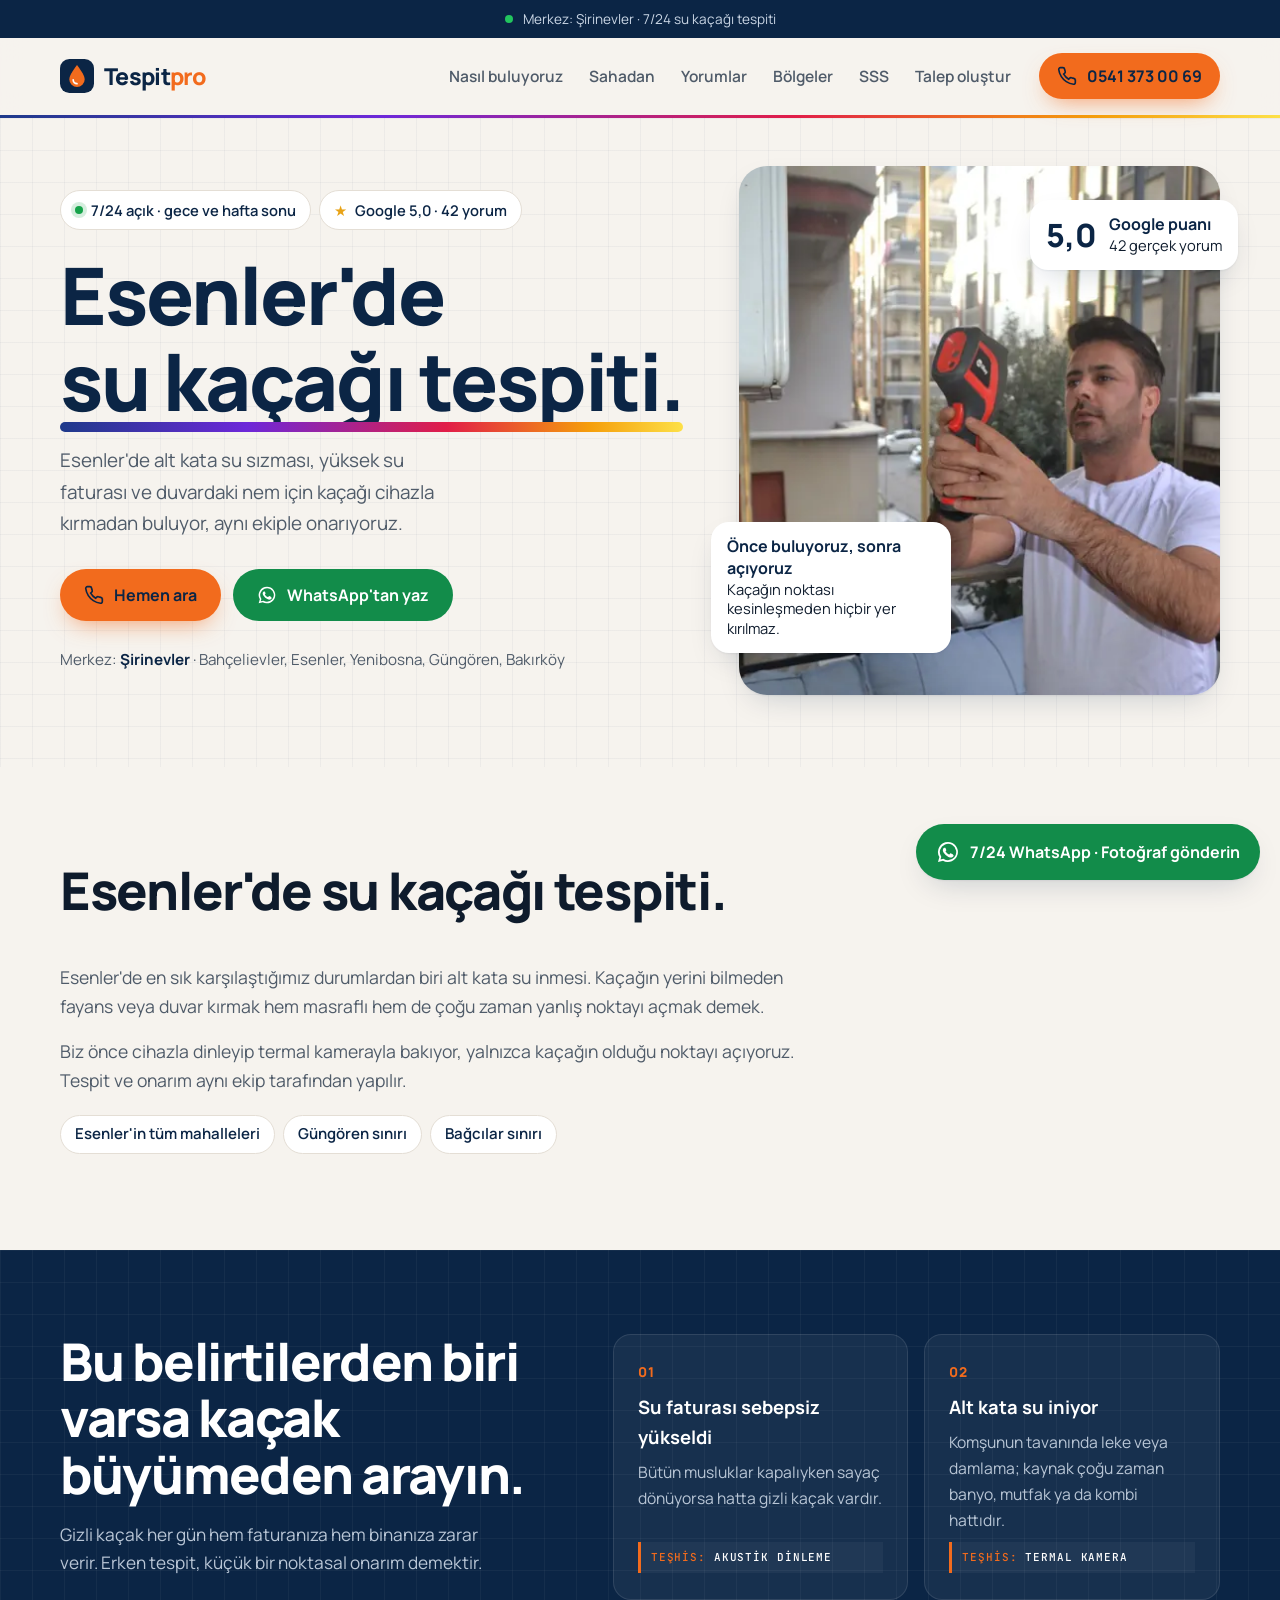
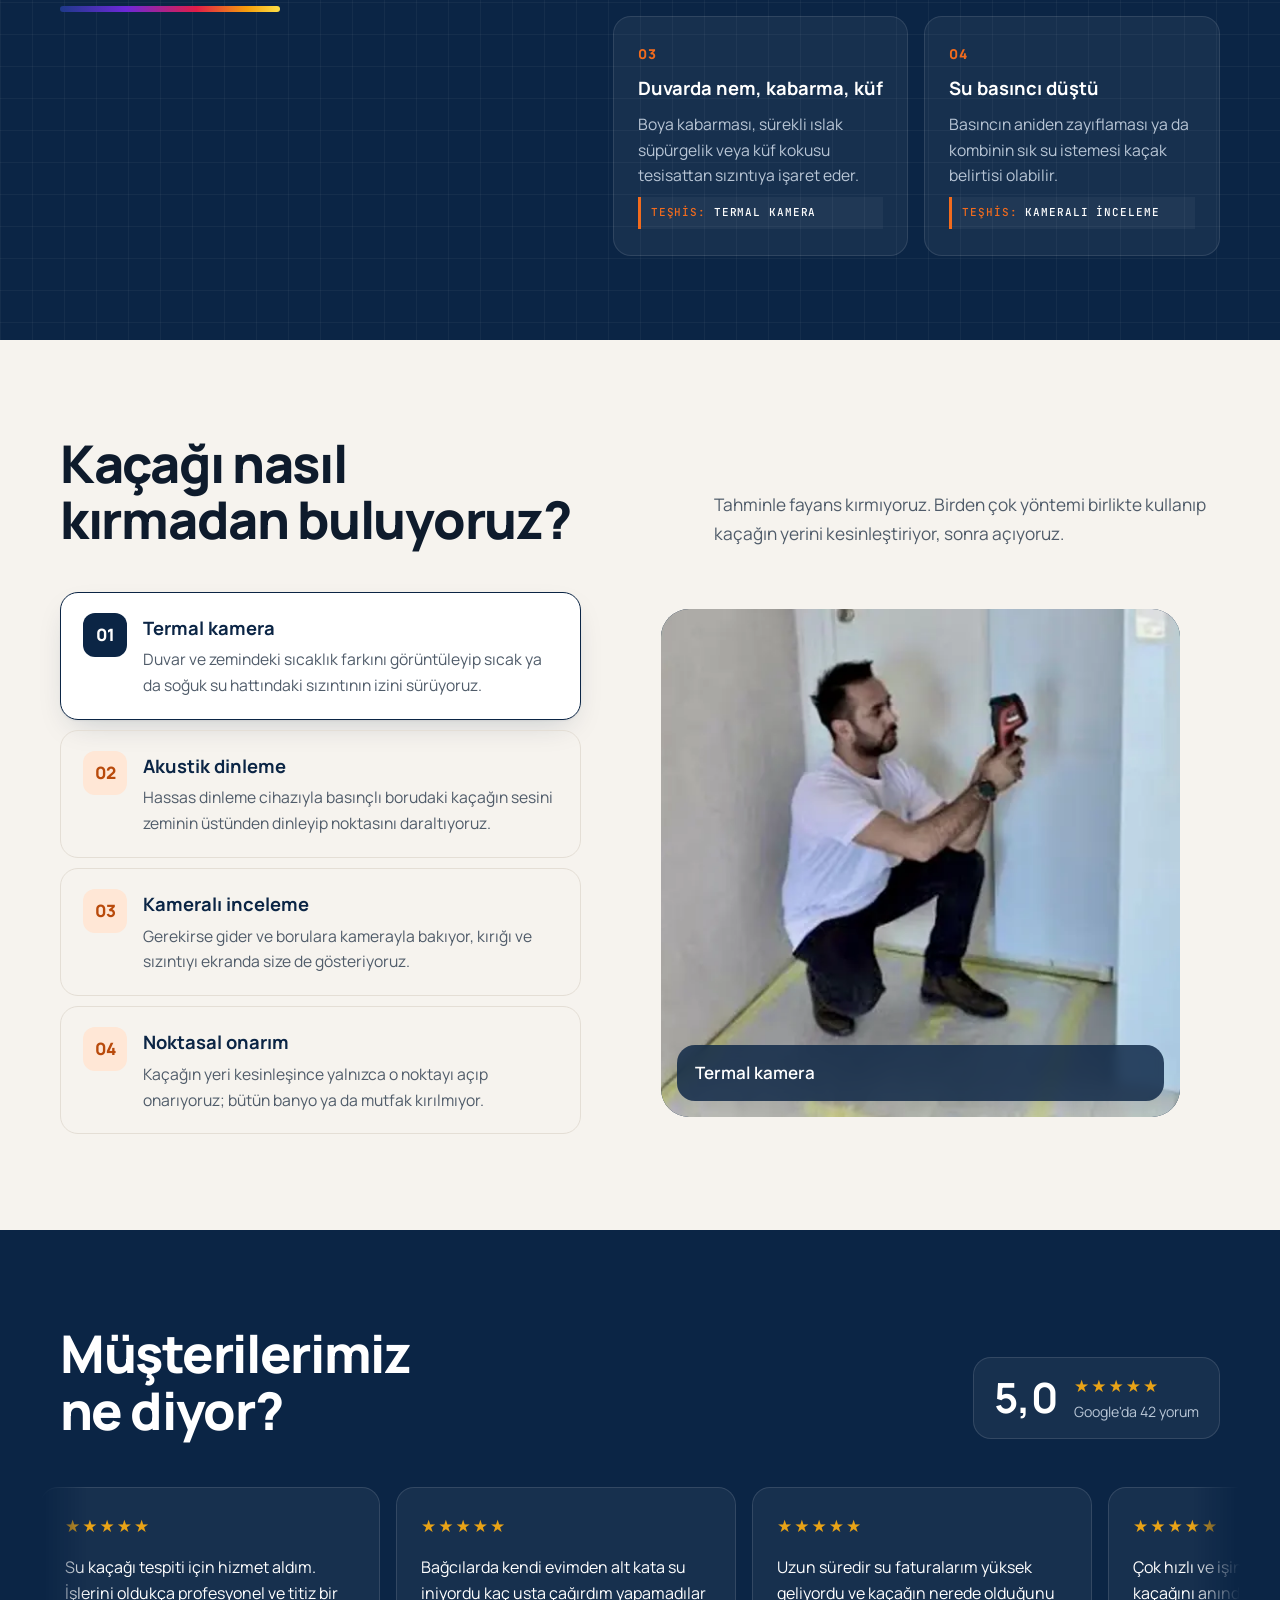
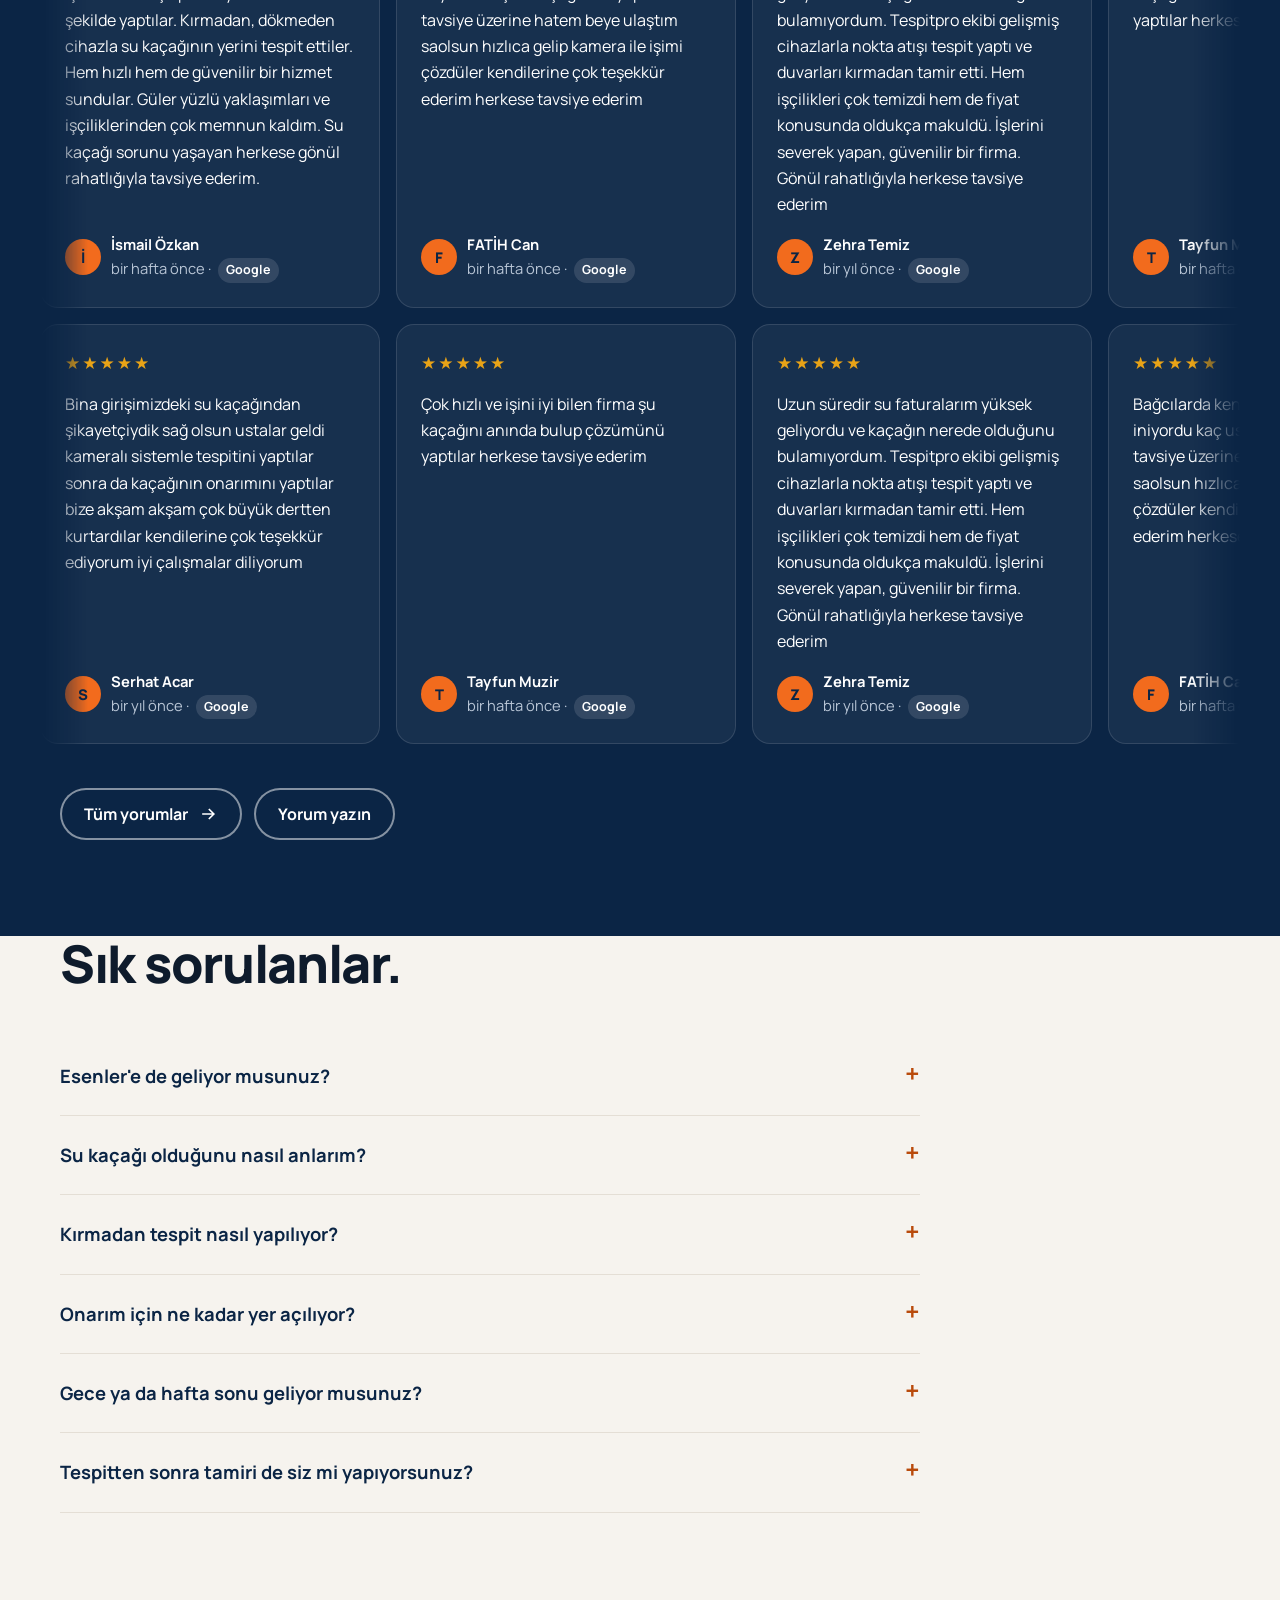
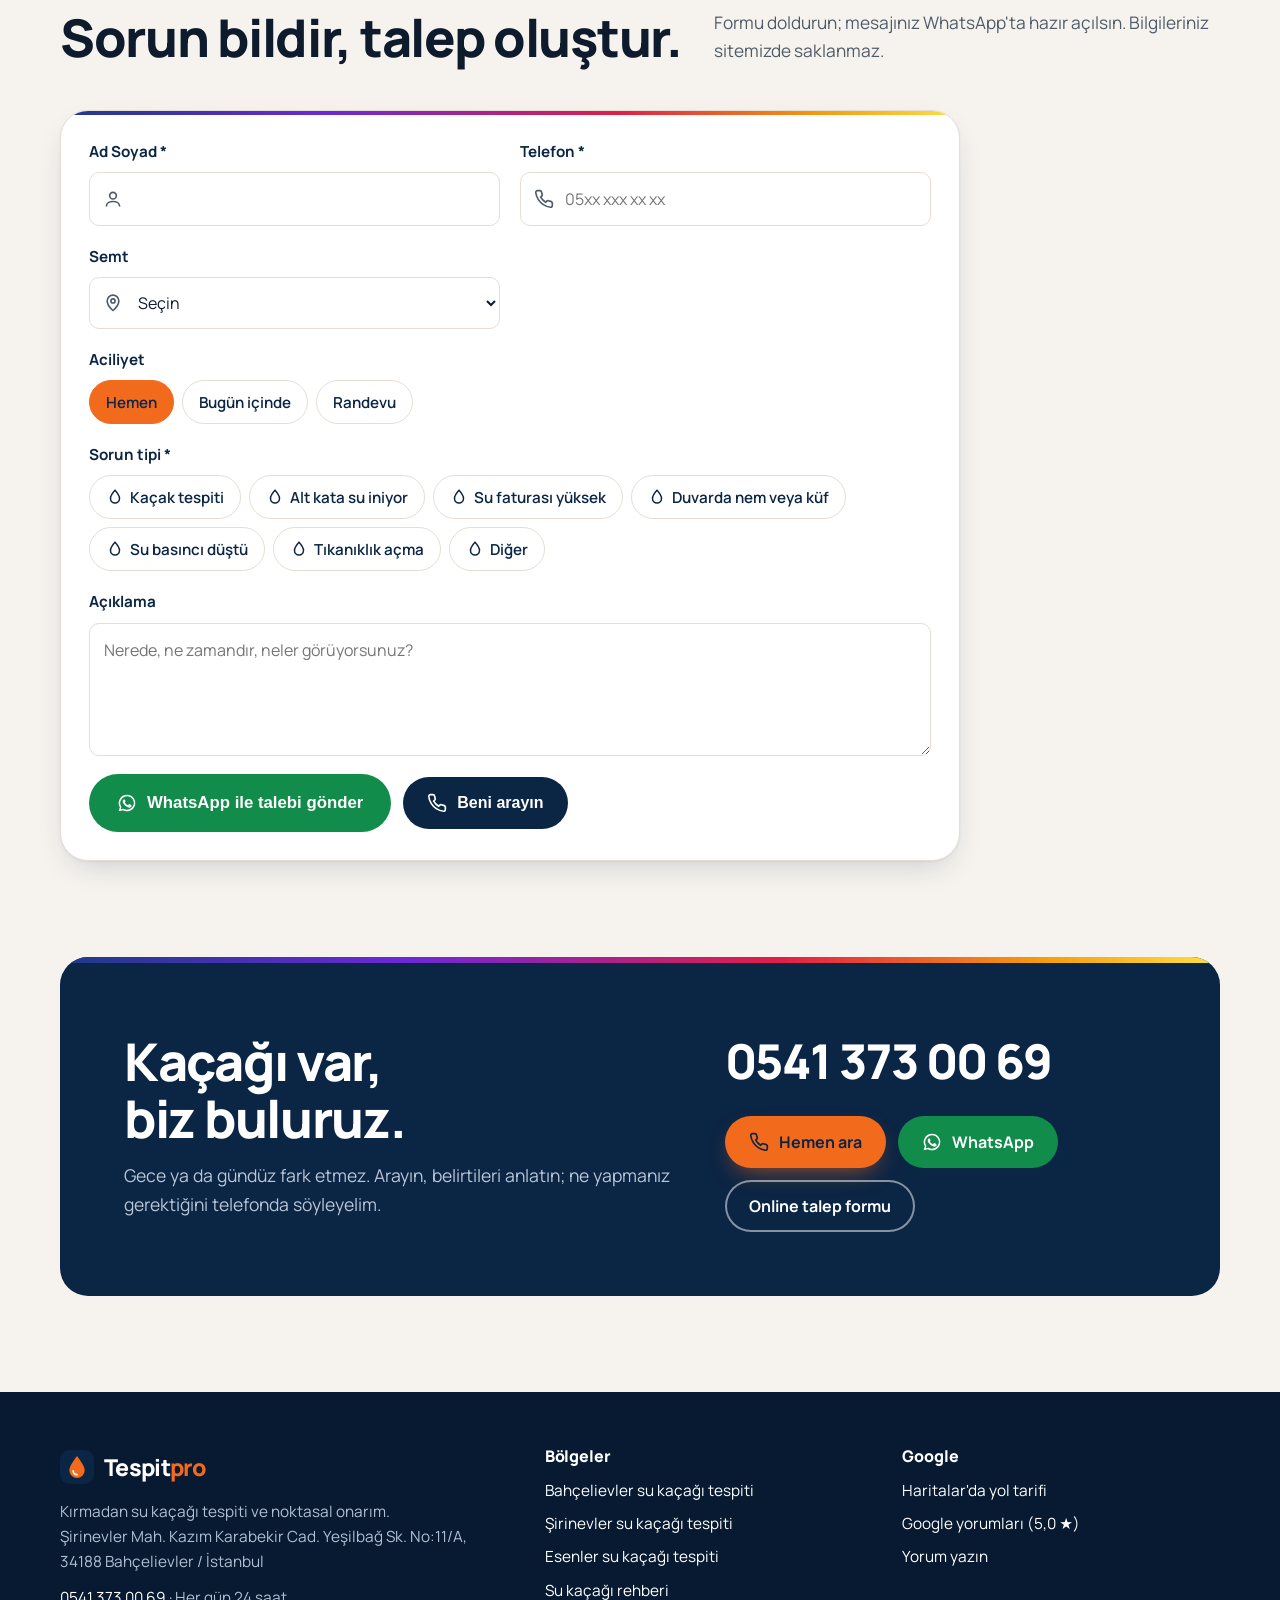
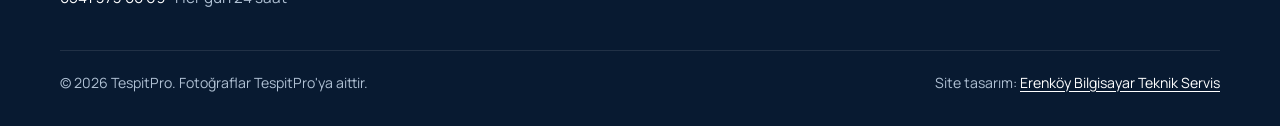
<file: docs/esenler-su-kacagi-tespiti.html>
<!doctype html>
<html lang="tr"><head>
<meta charset="utf-8"><meta name="viewport" content="width=device-width,initial-scale=1,viewport-fit=cover">
<title>Esenler Su Kaçağı Tespiti | Kırmadan, 7/24 · TespitPro</title>
<meta name="description" content="Esenler'de termal kamera ve akustik cihazla kırmadan su kaçağı tespiti, alt kata su sızması ve noktasal onarım. 7/24 · 0541 373 00 69.">
<link rel="canonical" href="https://bycasuz.github.io/tespitpro/esenler-su-kacagi-tespiti.html">
<meta name="theme-color" content="#0B2545">
<meta property="og:title" content="Esenler Su Kaçağı Tespiti | Kırmadan, 7/24 · TespitPro"><meta property="og:description" content="Esenler'de termal kamera ve akustik cihazla kırmadan su kaçağı tespiti, alt kata su sızması ve noktasal onarım. 7/24 · 0541 373 00 69.">
<meta property="og:type" content="website"><meta property="og:url" content="https://bycasuz.github.io/tespitpro/esenler-su-kacagi-tespiti.html">
<meta property="og:image" content="https://bycasuz.github.io/tespitpro/img/og.jpg"><meta property="og:locale" content="tr_TR"><meta name="twitter:card" content="summary_large_image">
<meta name="geo.region" content="TR-34"><meta name="geo.placename" content="Bahçelievler, İstanbul"><meta name="geo.position" content="40.9978802;28.8465744">
<link rel="icon" href="logo.svg" type="image/svg+xml">
<link rel="preconnect" href="https://fonts.googleapis.com"><link rel="preconnect" href="https://fonts.gstatic.com" crossorigin>
<link href="https://fonts.googleapis.com/css2?family=Manrope:wght@400;600;700;800&family=JetBrains+Mono:wght@500&display=swap" rel="stylesheet">
<link rel="preload" as="image" href="img/termal-balkon-800.webp" imagesrcset="img/termal-balkon-800.webp 800w, img/termal-balkon-1600.webp 1600w" imagesizes="(max-width:980px) 100vw, 50vw">
<link rel="stylesheet" href="style.css">

<script type="application/ld+json">{"@context":"https://schema.org","@type":"Plumber","@id":"https://bycasuz.github.io/tespitpro/#isletme","name":"TespitPro","slogan":"Kaçağı var, biz buluruz!","url":"https://bycasuz.github.io/tespitpro/","telephone":"+905413730069","image":["https://bycasuz.github.io/tespitpro/img/og.jpg","https://bycasuz.github.io/tespitpro/img/termal-duvar-1600.webp"],"logo":"https://bycasuz.github.io/tespitpro/logo.svg","description":"Bahçelievler Şirinevler merkezli; termal kamera, akustik dinleme ve kamerayla kırmadan su kaçağı tespiti ve noktasal onarım. 7/24 hizmet.","address":{"@type":"PostalAddress","streetAddress":"Şirinevler Mah. Kazım Karabekir Cad. Yeşilbağ Sk. No:11/A","addressLocality":"Bahçelievler","addressRegion":"İstanbul","postalCode":"34188","addressCountry":"TR"},"geo":{"@type":"GeoCoordinates","latitude":40.9978802,"longitude":28.8465744},"openingHoursSpecification":[{"@type":"OpeningHoursSpecification","dayOfWeek":["Monday","Tuesday","Wednesday","Thursday","Friday","Saturday","Sunday"],"opens":"00:00","closes":"23:59"}],"areaServed":[{"@type":"Place","name":"Bahçelievler, İstanbul"},{"@type":"Place","name":"Şirinevler, İstanbul"},{"@type":"Place","name":"Esenler, İstanbul"},{"@type":"Place","name":"Yenibosna, İstanbul"},{"@type":"Place","name":"Güngören, İstanbul"},{"@type":"Place","name":"Bakırköy, İstanbul"},{"@type":"Place","name":"Bağcılar, İstanbul"}],"hasMap":"https://maps.google.com/?cid=11539754779874183849","sameAs":["https://maps.google.com/?cid=11539754779874183849"],"makesOffer":[{"@type":"Offer","itemOffered":{"@type":"Service","name":"Kırmadan su kaçağı tespiti"}},{"@type":"Offer","itemOffered":{"@type":"Service","name":"Termal kamera ile su kaçağı tespiti"}},{"@type":"Offer","itemOffered":{"@type":"Service","name":"Akustik dinleme ile su kaçağı tespiti"}},{"@type":"Offer","itemOffered":{"@type":"Service","name":"Kameralı gider ve boru inceleme"}},{"@type":"Offer","itemOffered":{"@type":"Service","name":"Noktasal su kaçağı onarımı"}},{"@type":"Offer","itemOffered":{"@type":"Service","name":"Tıkanıklık açma"}}]}</script>
<script type="application/ld+json">{"@context":"https://schema.org","@type":"FAQPage","mainEntity":[{"@type":"Question","name":"Esenler'e de geliyor musunuz?","acceptedAnswer":{"@type":"Answer","text":"Evet, Esenler'in tüm mahallelerine geliyoruz. Merkezimiz Şirinevler'de, Esenler'e yakın mesafede."}},{"@type":"Question","name":"Su kaçağı olduğunu nasıl anlarım?","acceptedAnswer":{"@type":"Answer","text":"En sık işaretler: su faturasının sebepsiz yükselmesi, bütün musluklar kapalıyken sayacın dönmesi, alt kata su inmesi, duvarda veya zeminde nem, kabarma ve küf lekesi."}},{"@type":"Question","name":"Kırmadan tespit nasıl yapılıyor?","acceptedAnswer":{"@type":"Answer","text":"Termal kamerayla duvar ve zemindeki ısı farkını, akustik dinleme cihazıyla borudaki kaçağın sesini takip ediyoruz; gerekirse gider ve borulara kamerayla bakıyoruz. Kaçağın noktası kesinleşmeden hiçbir yeri kırmıyoruz."}},{"@type":"Question","name":"Onarım için ne kadar yer açılıyor?","acceptedAnswer":{"@type":"Answer","text":"Yalnızca kaçağın olduğu nokta açılıyor. Bütün banyoyu veya mutfağı kırmak gerekmiyor; onarımdan sonra alanı temiz bırakıyoruz."}},{"@type":"Question","name":"Gece ya da hafta sonu geliyor musunuz?","acceptedAnswer":{"@type":"Answer","text":"Evet, haftanın 7 günü 24 saat çalışıyoruz. Alt kata su iniyorsa önce ana vanayı kapatın, sonra bizi arayın."}},{"@type":"Question","name":"Tespitten sonra tamiri de siz mi yapıyorsunuz?","acceptedAnswer":{"@type":"Answer","text":"Evet. Kaçağın yerini size gösteriyoruz; onayınızla aynı ekip onarımı yapıyor."}}]}</script>
<script type="application/ld+json">{"@context":"https://schema.org","@type":"BreadcrumbList","itemListElement":[{"@type":"ListItem","position":1,"name":"TespitPro","item":"https://bycasuz.github.io/tespitpro/"},{"@type":"ListItem","position":2,"name":"Esenler su kaçağı tespiti","item":"https://bycasuz.github.io/tespitpro/esenler-su-kacagi-tespiti.html"}]}</script>
</head><body>
<a class="atla" href="#icerik">İçeriğe geç</a>
<div class="duyuru"><span class="canli" aria-hidden="true"></span>Merkez: Şirinevler · 7/24 su kaçağı tespiti</div>
<header class="ust" id="ust"><div class="kap">
<a class="logo" href="index.html" aria-label="TespitPro ana sayfa"><svg viewBox="0 0 40 40" aria-hidden="true"><rect width="40" height="40" rx="11" fill="#0B2545"/><path d="M20 7c-5.6 7.6-9 12.6-9 17a9 9 0 0 0 18 0c0-4.4-3.4-9.4-9-17z" fill="#F26B1D"/><path d="M15.5 24.5a4.5 4.5 0 0 0 4.5 4.5" stroke="#fff" stroke-width="2" fill="none" stroke-linecap="round"/></svg><span>Tespit<b>pro</b></span></a>
<nav class="menu" aria-label="Ana menü"><a href="index.html#yontem">Nasıl buluyoruz</a><a href="index.html#galeri">Sahadan</a><a href="index.html#yorumlar">Yorumlar</a><a href="index.html#bolgeler">Bölgeler</a><a href="index.html#sss">SSS</a><a href="#talep">Talep oluştur</a></nav>
<a class="btn btn-ana" href="tel:+905413730069"><svg viewBox="0 0 24 24" fill="none" stroke="currentColor" stroke-width="2" aria-hidden="true"><path d="M22 16.9v3a2 2 0 0 1-2.2 2 19.8 19.8 0 0 1-8.6-3.1 19.5 19.5 0 0 1-6-6A19.8 19.8 0 0 1 2.1 4.2 2 2 0 0 1 4.1 2h3a2 2 0 0 1 2 1.7c.1.9.4 1.8.7 2.7a2 2 0 0 1-.5 2.1L8 9.8a16 16 0 0 0 6 6l1.3-1.3a2 2 0 0 1 2.1-.4c.9.3 1.8.6 2.7.7a2 2 0 0 1 1.7 2z"/></svg><span>0541 373 00 69</span></a>
</div></header>
<div class="termal-cizgi" aria-hidden="true"></div>
<main id="icerik"><section class="hero"><div class="kap">
<div>
<div class="cipler"><span class="cip"><span class="nokta"></span>7/24 açık · gece ve hafta sonu</span><a class="cip" href="https://maps.google.com/?cid=11539754779874183849"><span class="yildiz">★</span>Google 5,0 · 42 yorum</a></div>
<h1>Esenler'de<br><em>su kaçağı tespiti.</em></h1>
<p class="giris">Esenler'de alt kata su sızması, yüksek su faturası ve duvardaki nem için kaçağı cihazla kırmadan buluyor, aynı ekiple onarıyoruz.</p>
<div class="btnler"><a class="btn btn-ana" href="tel:+905413730069"><svg viewBox="0 0 24 24" fill="none" stroke="currentColor" stroke-width="2" aria-hidden="true"><path d="M22 16.9v3a2 2 0 0 1-2.2 2 19.8 19.8 0 0 1-8.6-3.1 19.5 19.5 0 0 1-6-6A19.8 19.8 0 0 1 2.1 4.2 2 2 0 0 1 4.1 2h3a2 2 0 0 1 2 1.7c.1.9.4 1.8.7 2.7a2 2 0 0 1-.5 2.1L8 9.8a16 16 0 0 0 6 6l1.3-1.3a2 2 0 0 1 2.1-.4c.9.3 1.8.6 2.7.7a2 2 0 0 1 1.7 2z"/></svg>Hemen ara</a><a class="btn btn-wa" href="https://wa.me/905413730069?text=Merhaba%2C%20su%20ka%C3%A7a%C4%9F%C4%B1%20tespiti%20i%C3%A7in%20bilgi%20almak%20istiyorum."><svg viewBox="0 0 24 24" fill="currentColor" aria-hidden="true"><path d="M12 2a10 10 0 0 0-8.6 15.1L2 22l5-1.3A10 10 0 1 0 12 2zm0 18.2a8.2 8.2 0 0 1-4.2-1.2l-.3-.2-3 .8.8-2.9-.2-.3A8.2 8.2 0 1 1 12 20.2zm4.5-6.1c-.2-.1-1.5-.7-1.7-.8s-.4-.1-.6.1-.7.8-.8 1-.3.2-.5.1a6.7 6.7 0 0 1-3.3-2.9c-.3-.4.2-.4.7-1.3.1-.2 0-.3 0-.4l-.8-1.8c-.2-.5-.4-.4-.6-.4h-.5a1 1 0 0 0-.7.3 3 3 0 0 0-.9 2.200 5.1 5.1 0 0 0 1.1 2.7 11.7 11.7 0 0 0 4.5 4c1.7.7 2.300.8 3.2.6a2.7 2.7 0 0 0 1.8-1.2 2.2 2.2 0 0 0 .1-1.2c0-.1-.2-.2-.5-.3z"/></svg>WhatsApp'tan yaz</a></div>
<p class="semtler">Merkez: <strong>Şirinevler</strong> · Bahçelievler, Esenler, Yenibosna, Güngören, Bakırköy</p>
</div>
<div class="hero-gorsel"><div class="cerceve"><img src="img/termal-balkon-800.webp" srcset="img/termal-balkon-800.webp 800w, img/termal-balkon-1600.webp 1600w" sizes="(max-width:980px) 100vw, 50vw" alt="Termal kamerayla bina tesisatında kaçak taraması" fetchpriority="high" decoding="async"><span class="tarama" aria-hidden="true"></span></div>
<div class="etiket e1"><strong>Önce buluyoruz, sonra açıyoruz</strong>Kaçağın noktası kesinleşmeden hiçbir yer kırılmaz.</div>
<a class="etiket e2" href="https://maps.google.com/?cid=11539754779874183849" style="text-decoration:none"><span class="puan">5,0</span><span><strong>Google puanı</strong>42 gerçek yorum</span></a>
</div></div></section><section class="bolum" aria-labelledby="m-bas"><div class="kap">
<div class="bolum-bas"><h2 id="m-bas">Esenler'de su kaçağı tespiti.</h2></div>
<div class="metin"><p>Esenler'de en sık karşılaştığımız durumlardan biri alt kata su inmesi. Kaçağın yerini bilmeden fayans veya duvar kırmak hem masraflı hem de çoğu zaman yanlış noktayı açmak demek.</p><p>Biz önce cihazla dinleyip termal kamerayla bakıyor, yalnızca kaçağın olduğu noktayı açıyoruz. Tespit ve onarım aynı ekip tarafından yapılır.</p><div class="mahalleler"><span>Esenler'in tüm mahalleleri</span><span>Güngören sınırı</span><span>Bağcılar sınırı</span></div></div>
</div></section><section class="koyu belirti" aria-labelledby="b-bas"><div class="kap">
<div><h2 id="b-bas">Bu belirtilerden biri varsa kaçak büyümeden arayın.</h2><p class="alt">Gizli kaçak her gün hem faturanıza hem binanıza zarar verir. Erken tespit, küçük bir noktasal onarım demektir.</p><div class="termal-serit" style="max-width:220px;margin-top:28px"></div></div>
<ol>
<li><span>01</span><strong>Su faturası sebepsiz yükseldi</strong><p>Bütün musluklar kapalıyken sayaç dönüyorsa hatta gizli kaçak vardır.</p><div class="teshis"><b>Teşhis:</b> Akustik dinleme</div></li>
<li><span>02</span><strong>Alt kata su iniyor</strong><p>Komşunun tavanında leke veya damlama; kaynak çoğu zaman banyo, mutfak ya da kombi hattıdır.</p><div class="teshis"><b>Teşhis:</b> Termal kamera</div></li>
<li><span>03</span><strong>Duvarda nem, kabarma, küf</strong><p>Boya kabarması, sürekli ıslak süpürgelik veya küf kokusu tesisattan sızıntıya işaret eder.</p><div class="teshis"><b>Teşhis:</b> Termal kamera</div></li>
<li><span>04</span><strong>Su basıncı düştü</strong><p>Basıncın aniden zayıflaması ya da kombinin sık su istemesi kaçak belirtisi olabilir.</p><div class="teshis"><b>Teşhis:</b> Kameralı inceleme</div></li>
</ol></div></section><section class="bolum" id="yontem" aria-labelledby="y-bas"><div class="kap">
<div class="bolum-bas"><h2 id="y-bas">Kaçağı nasıl<br>kırmadan buluyoruz?</h2><p>Tahminle fayans kırmıyoruz. Birden çok yöntemi birlikte kullanıp kaçağın yerini kesinleştiriyor, sonra açıyoruz.</p></div>
<div class="yontem">
<div class="yontem-liste" role="tablist" aria-label="Tespit yöntemleri">
<button class="yontem-btn" role="tab" id="yt0" aria-controls="yg" aria-selected="true" data-foto="termal-duvar" data-alt="Termal kamerayla duvardaki ısı izini takip ediyoruz" data-not="Termal kamera"><span class="no">01</span><span><strong>Termal kamera</strong><p>Duvar ve zemindeki sıcaklık farkını görüntüleyip sıcak ya da soğuk su hattındaki sızıntının izini sürüyoruz.</p></span></button>
<button class="yontem-btn" role="tab" id="yt1" aria-controls="yg" aria-selected="false" data-foto="akustik-banyo" data-alt="Kulaklıklı akustik cihazla banyoda kaçak sesi dinleniyor" data-not="Akustik dinleme"><span class="no">02</span><span><strong>Akustik dinleme</strong><p>Hassas dinleme cihazıyla basınçlı borudaki kaçağın sesini zeminin üstünden dinleyip noktasını daraltıyoruz.</p></span></button>
<button class="yontem-btn" role="tab" id="yt2" aria-controls="yg" aria-selected="false" data-foto="termal-ekran" data-alt="Termal kamera ekranında kaçak bölgesi görülüyor" data-not="Kameralı inceleme"><span class="no">03</span><span><strong>Kameralı inceleme</strong><p>Gerekirse gider ve borulara kamerayla bakıyor, kırığı ve sızıntıyı ekranda size de gösteriyoruz.</p></span></button>
<button class="yontem-btn" role="tab" id="yt3" aria-controls="yg" aria-selected="false" data-foto="noktasal-acma" data-alt="Zeminde yalnızca kaçak noktası açılmış, boru onarımı" data-not="Noktasal onarım"><span class="no">04</span><span><strong>Noktasal onarım</strong><p>Kaçağın yeri kesinleşince yalnızca o noktayı açıp onarıyoruz; bütün banyo ya da mutfak kırılmıyor.</p></span></button>
</div>
<figure class="yontem-gorsel" id="yg" role="tabpanel" aria-live="polite"><img src="img/termal-duvar-800.webp" srcset="img/termal-duvar-800.webp 800w, img/termal-duvar-1600.webp 1600w" sizes="(max-width:980px) 100vw, 50vw" alt="Termal kamerayla duvardaki ısı izini takip ediyoruz" loading="lazy" decoding="async"><figcaption>Termal kamera</figcaption></figure>
</div></div></section><section class="bolum koyu yorum-koyu" id="yorumlar" aria-labelledby="r-bas"><div class="kap">
<div class="bolum-bas"><div class="yorum-bas"><h2 id="r-bas">Müşterilerimiz<br>ne diyor?</h2></div>
<a class="buyuk-puan" href="https://maps.google.com/?cid=11539754779874183849" style="text-decoration:none"><b>5,0</b><span><span class="yildizlar" aria-label="5 üzerinden 5,0">★★★★★</span><small>Google'da 42 yorum</small></span></a></div>
<div class="yorum-bant"><div class="serit-satir"><div class="serit-iz"><div class="serit-grup"><article class="yorum-kart"><span class="yildizlar" aria-label="5 yıldız">★★★★★</span><blockquote>Su kaçağı tespiti için hizmet aldım. İşlerini oldukça profesyonel ve titiz bir şekilde yaptılar. Kırmadan, dökmeden cihazla su kaçağının yerini tespit ettiler. Hem hızlı hem de güvenilir bir hizmet sundular. Güler yüzlü yaklaşımları ve işçiliklerinden çok memnun kaldım. Su kaçağı sorunu yaşayan herkese gönül rahatlığıyla tavsiye ederim.</blockquote><footer><span class="bas-harf" aria-hidden="true">İ</span><span><strong>İsmail Özkan</strong>bir hafta önce · <span class="google-rozet">Google</span></span></footer></article><article class="yorum-kart"><span class="yildizlar" aria-label="5 yıldız">★★★★★</span><blockquote>Bağcılarda kendi evimden alt kata su iniyordu kaç usta çağırdım yapamadılar tavsiye üzerine hatem beye ulaştım saolsun hızlıca gelip kamera ile işimi çözdüler kendilerine çok teşekkür ederim herkese tavsiye ederim</blockquote><footer><span class="bas-harf" aria-hidden="true">F</span><span><strong>FATİH Can</strong>bir hafta önce · <span class="google-rozet">Google</span></span></footer></article><article class="yorum-kart"><span class="yildizlar" aria-label="5 yıldız">★★★★★</span><blockquote>Uzun süredir su faturalarım yüksek geliyordu ve kaçağın nerede olduğunu bulamıyordum. Tespitpro ekibi gelişmiş cihazlarla nokta atışı tespit yaptı ve duvarları kırmadan tamir etti. Hem işçilikleri çok temizdi hem de fiyat konusunda oldukça makuldü. İşlerini severek yapan, güvenilir bir firma. Gönül rahatlığıyla herkese tavsiye ederim</blockquote><footer><span class="bas-harf" aria-hidden="true">Z</span><span><strong>Zehra Temiz</strong>bir yıl önce · <span class="google-rozet">Google</span></span></footer></article><article class="yorum-kart"><span class="yildizlar" aria-label="5 yıldız">★★★★★</span><blockquote>Çok hızlı ve işini iyi bilen firma şu kaçağını anında bulup çözümünü yaptılar herkese tavsiye ederim</blockquote><footer><span class="bas-harf" aria-hidden="true">T</span><span><strong>Tayfun Muzir</strong>bir hafta önce · <span class="google-rozet">Google</span></span></footer></article><article class="yorum-kart"><span class="yildizlar" aria-label="5 yıldız">★★★★★</span><blockquote>Bina girişimizdeki su kaçağından şikayetçiydik sağ olsun ustalar geldi kameralı sistemle tespitini yaptılar sonra da kaçağının onarımını yaptılar bize akşam akşam çok büyük dertten kurtardılar kendilerine çok teşekkür ediyorum iyi çalışmalar diliyorum</blockquote><footer><span class="bas-harf" aria-hidden="true">S</span><span><strong>Serhat Acar</strong>bir yıl önce · <span class="google-rozet">Google</span></span></footer></article></div><div class="serit-grup" aria-hidden="true"><article class="yorum-kart"><span class="yildizlar" aria-label="5 yıldız">★★★★★</span><blockquote>Su kaçağı tespiti için hizmet aldım. İşlerini oldukça profesyonel ve titiz bir şekilde yaptılar. Kırmadan, dökmeden cihazla su kaçağının yerini tespit ettiler. Hem hızlı hem de güvenilir bir hizmet sundular. Güler yüzlü yaklaşımları ve işçiliklerinden çok memnun kaldım. Su kaçağı sorunu yaşayan herkese gönül rahatlığıyla tavsiye ederim.</blockquote><footer><span class="bas-harf" aria-hidden="true">İ</span><span><strong>İsmail Özkan</strong>bir hafta önce · <span class="google-rozet">Google</span></span></footer></article><article class="yorum-kart"><span class="yildizlar" aria-label="5 yıldız">★★★★★</span><blockquote>Bağcılarda kendi evimden alt kata su iniyordu kaç usta çağırdım yapamadılar tavsiye üzerine hatem beye ulaştım saolsun hızlıca gelip kamera ile işimi çözdüler kendilerine çok teşekkür ederim herkese tavsiye ederim</blockquote><footer><span class="bas-harf" aria-hidden="true">F</span><span><strong>FATİH Can</strong>bir hafta önce · <span class="google-rozet">Google</span></span></footer></article><article class="yorum-kart"><span class="yildizlar" aria-label="5 yıldız">★★★★★</span><blockquote>Uzun süredir su faturalarım yüksek geliyordu ve kaçağın nerede olduğunu bulamıyordum. Tespitpro ekibi gelişmiş cihazlarla nokta atışı tespit yaptı ve duvarları kırmadan tamir etti. Hem işçilikleri çok temizdi hem de fiyat konusunda oldukça makuldü. İşlerini severek yapan, güvenilir bir firma. Gönül rahatlığıyla herkese tavsiye ederim</blockquote><footer><span class="bas-harf" aria-hidden="true">Z</span><span><strong>Zehra Temiz</strong>bir yıl önce · <span class="google-rozet">Google</span></span></footer></article><article class="yorum-kart"><span class="yildizlar" aria-label="5 yıldız">★★★★★</span><blockquote>Çok hızlı ve işini iyi bilen firma şu kaçağını anında bulup çözümünü yaptılar herkese tavsiye ederim</blockquote><footer><span class="bas-harf" aria-hidden="true">T</span><span><strong>Tayfun Muzir</strong>bir hafta önce · <span class="google-rozet">Google</span></span></footer></article><article class="yorum-kart"><span class="yildizlar" aria-label="5 yıldız">★★★★★</span><blockquote>Bina girişimizdeki su kaçağından şikayetçiydik sağ olsun ustalar geldi kameralı sistemle tespitini yaptılar sonra da kaçağının onarımını yaptılar bize akşam akşam çok büyük dertten kurtardılar kendilerine çok teşekkür ediyorum iyi çalışmalar diliyorum</blockquote><footer><span class="bas-harf" aria-hidden="true">S</span><span><strong>Serhat Acar</strong>bir yıl önce · <span class="google-rozet">Google</span></span></footer></article></div></div></div><div class="serit-satir ters" aria-hidden="true"><div class="serit-iz"><div class="serit-grup"><article class="yorum-kart"><span class="yildizlar" aria-label="5 yıldız">★★★★★</span><blockquote>Bina girişimizdeki su kaçağından şikayetçiydik sağ olsun ustalar geldi kameralı sistemle tespitini yaptılar sonra da kaçağının onarımını yaptılar bize akşam akşam çok büyük dertten kurtardılar kendilerine çok teşekkür ediyorum iyi çalışmalar diliyorum</blockquote><footer><span class="bas-harf" aria-hidden="true">S</span><span><strong>Serhat Acar</strong>bir yıl önce · <span class="google-rozet">Google</span></span></footer></article><article class="yorum-kart"><span class="yildizlar" aria-label="5 yıldız">★★★★★</span><blockquote>Çok hızlı ve işini iyi bilen firma şu kaçağını anında bulup çözümünü yaptılar herkese tavsiye ederim</blockquote><footer><span class="bas-harf" aria-hidden="true">T</span><span><strong>Tayfun Muzir</strong>bir hafta önce · <span class="google-rozet">Google</span></span></footer></article><article class="yorum-kart"><span class="yildizlar" aria-label="5 yıldız">★★★★★</span><blockquote>Uzun süredir su faturalarım yüksek geliyordu ve kaçağın nerede olduğunu bulamıyordum. Tespitpro ekibi gelişmiş cihazlarla nokta atışı tespit yaptı ve duvarları kırmadan tamir etti. Hem işçilikleri çok temizdi hem de fiyat konusunda oldukça makuldü. İşlerini severek yapan, güvenilir bir firma. Gönül rahatlığıyla herkese tavsiye ederim</blockquote><footer><span class="bas-harf" aria-hidden="true">Z</span><span><strong>Zehra Temiz</strong>bir yıl önce · <span class="google-rozet">Google</span></span></footer></article><article class="yorum-kart"><span class="yildizlar" aria-label="5 yıldız">★★★★★</span><blockquote>Bağcılarda kendi evimden alt kata su iniyordu kaç usta çağırdım yapamadılar tavsiye üzerine hatem beye ulaştım saolsun hızlıca gelip kamera ile işimi çözdüler kendilerine çok teşekkür ederim herkese tavsiye ederim</blockquote><footer><span class="bas-harf" aria-hidden="true">F</span><span><strong>FATİH Can</strong>bir hafta önce · <span class="google-rozet">Google</span></span></footer></article><article class="yorum-kart"><span class="yildizlar" aria-label="5 yıldız">★★★★★</span><blockquote>Su kaçağı tespiti için hizmet aldım. İşlerini oldukça profesyonel ve titiz bir şekilde yaptılar. Kırmadan, dökmeden cihazla su kaçağının yerini tespit ettiler. Hem hızlı hem de güvenilir bir hizmet sundular. Güler yüzlü yaklaşımları ve işçiliklerinden çok memnun kaldım. Su kaçağı sorunu yaşayan herkese gönül rahatlığıyla tavsiye ederim.</blockquote><footer><span class="bas-harf" aria-hidden="true">İ</span><span><strong>İsmail Özkan</strong>bir hafta önce · <span class="google-rozet">Google</span></span></footer></article></div><div class="serit-grup" aria-hidden="true"><article class="yorum-kart"><span class="yildizlar" aria-label="5 yıldız">★★★★★</span><blockquote>Bina girişimizdeki su kaçağından şikayetçiydik sağ olsun ustalar geldi kameralı sistemle tespitini yaptılar sonra da kaçağının onarımını yaptılar bize akşam akşam çok büyük dertten kurtardılar kendilerine çok teşekkür ediyorum iyi çalışmalar diliyorum</blockquote><footer><span class="bas-harf" aria-hidden="true">S</span><span><strong>Serhat Acar</strong>bir yıl önce · <span class="google-rozet">Google</span></span></footer></article><article class="yorum-kart"><span class="yildizlar" aria-label="5 yıldız">★★★★★</span><blockquote>Çok hızlı ve işini iyi bilen firma şu kaçağını anında bulup çözümünü yaptılar herkese tavsiye ederim</blockquote><footer><span class="bas-harf" aria-hidden="true">T</span><span><strong>Tayfun Muzir</strong>bir hafta önce · <span class="google-rozet">Google</span></span></footer></article><article class="yorum-kart"><span class="yildizlar" aria-label="5 yıldız">★★★★★</span><blockquote>Uzun süredir su faturalarım yüksek geliyordu ve kaçağın nerede olduğunu bulamıyordum. Tespitpro ekibi gelişmiş cihazlarla nokta atışı tespit yaptı ve duvarları kırmadan tamir etti. Hem işçilikleri çok temizdi hem de fiyat konusunda oldukça makuldü. İşlerini severek yapan, güvenilir bir firma. Gönül rahatlığıyla herkese tavsiye ederim</blockquote><footer><span class="bas-harf" aria-hidden="true">Z</span><span><strong>Zehra Temiz</strong>bir yıl önce · <span class="google-rozet">Google</span></span></footer></article><article class="yorum-kart"><span class="yildizlar" aria-label="5 yıldız">★★★★★</span><blockquote>Bağcılarda kendi evimden alt kata su iniyordu kaç usta çağırdım yapamadılar tavsiye üzerine hatem beye ulaştım saolsun hızlıca gelip kamera ile işimi çözdüler kendilerine çok teşekkür ederim herkese tavsiye ederim</blockquote><footer><span class="bas-harf" aria-hidden="true">F</span><span><strong>FATİH Can</strong>bir hafta önce · <span class="google-rozet">Google</span></span></footer></article><article class="yorum-kart"><span class="yildizlar" aria-label="5 yıldız">★★★★★</span><blockquote>Su kaçağı tespiti için hizmet aldım. İşlerini oldukça profesyonel ve titiz bir şekilde yaptılar. Kırmadan, dökmeden cihazla su kaçağının yerini tespit ettiler. Hem hızlı hem de güvenilir bir hizmet sundular. Güler yüzlü yaklaşımları ve işçiliklerinden çok memnun kaldım. Su kaçağı sorunu yaşayan herkese gönül rahatlığıyla tavsiye ederim.</blockquote><footer><span class="bas-harf" aria-hidden="true">İ</span><span><strong>İsmail Özkan</strong>bir hafta önce · <span class="google-rozet">Google</span></span></footer></article></div></div></div></div>
<div class="btnler" style="margin-top:24px"><a class="btn btn-hayalet" href="https://maps.google.com/?cid=11539754779874183849">Tüm yorumlar <svg viewBox="0 0 24 24" width="22" height="22" fill="none" stroke="currentColor" stroke-width="2" aria-hidden="true"><path d="M5 12h14M13 6l6 6-6 6"/></svg></a><a class="btn btn-hayalet" href="https://search.google.com/local/writereview?placeid=ChIJu-e2S3qlyhQRqUqEAdVxJaA">Yorum yazın</a></div>
</div></section><section class="bolum" id="sss" aria-labelledby="q-bas" style="padding-top:0"><div class="kap">
<div class="bolum-bas"><h2 id="q-bas">Sık sorulanlar.</h2></div>
<div class="sss"><details><summary>Esenler'e de geliyor musunuz?</summary><p>Evet, Esenler'in tüm mahallelerine geliyoruz. Merkezimiz Şirinevler'de, Esenler'e yakın mesafede.</p></details>
<details><summary>Su kaçağı olduğunu nasıl anlarım?</summary><p>En sık işaretler: su faturasının sebepsiz yükselmesi, bütün musluklar kapalıyken sayacın dönmesi, alt kata su inmesi, duvarda veya zeminde nem, kabarma ve küf lekesi.</p></details>
<details><summary>Kırmadan tespit nasıl yapılıyor?</summary><p>Termal kamerayla duvar ve zemindeki ısı farkını, akustik dinleme cihazıyla borudaki kaçağın sesini takip ediyoruz; gerekirse gider ve borulara kamerayla bakıyoruz. Kaçağın noktası kesinleşmeden hiçbir yeri kırmıyoruz.</p></details>
<details><summary>Onarım için ne kadar yer açılıyor?</summary><p>Yalnızca kaçağın olduğu nokta açılıyor. Bütün banyoyu veya mutfağı kırmak gerekmiyor; onarımdan sonra alanı temiz bırakıyoruz.</p></details>
<details><summary>Gece ya da hafta sonu geliyor musunuz?</summary><p>Evet, haftanın 7 günü 24 saat çalışıyoruz. Alt kata su iniyorsa önce ana vanayı kapatın, sonra bizi arayın.</p></details>
<details><summary>Tespitten sonra tamiri de siz mi yapıyorsunuz?</summary><p>Evet. Kaçağın yerini size gösteriyoruz; onayınızla aynı ekip onarımı yapıyor.</p></details></div>
</div></section><section class="bolum talep" id="talep" aria-labelledby="t-bas" style="padding-top:0"><div class="kap">
<div class="bolum-bas"><h2 id="t-bas">Sorun bildir, talep oluştur.</h2><p>Formu doldurun; mesajınız WhatsApp'ta hazır açılsın. Bilgileriniz sitemizde saklanmaz.</p></div>
<form class="talep-form" id="talepForm" novalidate>
<div class="alan"><label for="tf-ad">Ad Soyad <span aria-hidden="true">*</span></label><div class="girdi"><svg viewBox="0 0 24 24" fill="none" stroke="currentColor" stroke-width="2" aria-hidden="true"><circle cx="12" cy="8" r="4"/><path d="M4 21c0-4 4-6 8-6s8 2 8 6"/></svg><input id="tf-ad" name="ad" autocomplete="name" maxlength="80" required></div></div>
<div class="alan"><label for="tf-tel">Telefon <span aria-hidden="true">*</span></label><div class="girdi"><svg viewBox="0 0 24 24" fill="none" stroke="currentColor" stroke-width="2" aria-hidden="true"><path d="M22 16.9v3a2 2 0 0 1-2.2 2 19.8 19.8 0 0 1-8.6-3.1 19.5 19.5 0 0 1-6-6A19.8 19.8 0 0 1 2.1 4.2 2 2 0 0 1 4.1 2h3a2 2 0 0 1 2 1.7c.1.9.4 1.8.7 2.7a2 2 0 0 1-.5 2.1L8 9.8a16 16 0 0 0 6 6l1.3-1.3a2 2 0 0 1 2.1-.4c.9.3 1.8.6 2.7.7a2 2 0 0 1 1.7 2z"/></svg><input id="tf-tel" name="tel" type="tel" inputmode="tel" autocomplete="tel" placeholder="05xx xxx xx xx" maxlength="20" required></div></div>
<div class="alan"><label for="tf-semt">Semt</label><div class="girdi"><svg viewBox="0 0 24 24" fill="none" stroke="currentColor" stroke-width="2" aria-hidden="true"><path d="M12 21s-7-6.2-7-11.5A7 7 0 0 1 19 9.5C19 14.8 12 21 12 21z"/><circle cx="12" cy="9.5" r="2.5"/></svg><select id="tf-semt" name="semt"><option value="">Seçin</option><option>Bahçelievler</option><option>Şirinevler</option><option>Esenler</option><option>Yenibosna</option><option>Güngören</option><option>Bakırköy</option><option>Diğer</option></select></div></div>
<fieldset class="alan tam"><legend>Aciliyet</legend><div class="secim-cipler"><label class="cip-sec"><input type="radio" name="zaman" value="Hemen" checked><span>Hemen</span></label><label class="cip-sec"><input type="radio" name="zaman" value="Bugün içinde"><span>Bugün içinde</span></label><label class="cip-sec"><input type="radio" name="zaman" value="Randevu"><span>Randevu</span></label></div></fieldset>
<fieldset class="alan tam"><legend>Sorun tipi <span aria-hidden="true">*</span></legend><div class="secim-cipler"><label class="cip-sec"><input type="radio" name="konu" value="Kaçak tespiti"><span><svg viewBox="0 0 24 24" fill="none" stroke="currentColor" stroke-width="2" aria-hidden="true"><path d="M12 3s6 6.5 6 11a6 6 0 0 1-12 0c0-4.5 6-11 6-11z"/></svg>Kaçak tespiti</span></label><label class="cip-sec"><input type="radio" name="konu" value="Alt kata su iniyor"><span><svg viewBox="0 0 24 24" fill="none" stroke="currentColor" stroke-width="2" aria-hidden="true"><path d="M12 3s6 6.5 6 11a6 6 0 0 1-12 0c0-4.5 6-11 6-11z"/></svg>Alt kata su iniyor</span></label><label class="cip-sec"><input type="radio" name="konu" value="Su faturası yüksek"><span><svg viewBox="0 0 24 24" fill="none" stroke="currentColor" stroke-width="2" aria-hidden="true"><path d="M12 3s6 6.5 6 11a6 6 0 0 1-12 0c0-4.5 6-11 6-11z"/></svg>Su faturası yüksek</span></label><label class="cip-sec"><input type="radio" name="konu" value="Duvarda nem veya küf"><span><svg viewBox="0 0 24 24" fill="none" stroke="currentColor" stroke-width="2" aria-hidden="true"><path d="M12 3s6 6.5 6 11a6 6 0 0 1-12 0c0-4.5 6-11 6-11z"/></svg>Duvarda nem veya küf</span></label><label class="cip-sec"><input type="radio" name="konu" value="Su basıncı düştü"><span><svg viewBox="0 0 24 24" fill="none" stroke="currentColor" stroke-width="2" aria-hidden="true"><path d="M12 3s6 6.5 6 11a6 6 0 0 1-12 0c0-4.5 6-11 6-11z"/></svg>Su basıncı düştü</span></label><label class="cip-sec"><input type="radio" name="konu" value="Tıkanıklık açma"><span><svg viewBox="0 0 24 24" fill="none" stroke="currentColor" stroke-width="2" aria-hidden="true"><path d="M12 3s6 6.5 6 11a6 6 0 0 1-12 0c0-4.5 6-11 6-11z"/></svg>Tıkanıklık açma</span></label><label class="cip-sec"><input type="radio" name="konu" value="Diğer"><span><svg viewBox="0 0 24 24" fill="none" stroke="currentColor" stroke-width="2" aria-hidden="true"><path d="M12 3s6 6.5 6 11a6 6 0 0 1-12 0c0-4.5 6-11 6-11z"/></svg>Diğer</span></label></div><p class="hata" id="tf-konu-hata" role="alert" hidden></p></fieldset>
<div class="alan tam"><label for="tf-acik">Açıklama</label><textarea id="tf-acik" name="aciklama" rows="4" maxlength="600" placeholder="Nerede, ne zamandır, neler görüyorsunuz?"></textarea></div>
<p class="hata tam" id="tf-hata" role="alert" hidden></p>
<div class="tam talep-butonlar"><button class="btn btn-wa" type="submit"><svg viewBox="0 0 24 24" fill="currentColor" aria-hidden="true"><path d="M12 2a10 10 0 0 0-8.6 15.1L2 22l5-1.3A10 10 0 1 0 12 2zm0 18.2a8.2 8.2 0 0 1-4.2-1.2l-.3-.2-3 .8.8-2.9-.2-.3A8.2 8.2 0 1 1 12 20.2zm4.5-6.1c-.2-.1-1.5-.7-1.7-.8s-.4-.1-.6.1-.7.8-.8 1-.3.2-.5.1a6.7 6.7 0 0 1-3.3-2.9c-.3-.4.2-.4.7-1.3.1-.2 0-.3 0-.4l-.8-1.8c-.2-.5-.4-.4-.6-.4h-.5a1 1 0 0 0-.7.3 3 3 0 0 0-.9 2.200 5.1 5.1 0 0 0 1.1 2.7 11.7 11.7 0 0 0 4.5 4c1.7.7 2.300.8 3.2.6a2.7 2.7 0 0 0 1.8-1.2 2.2 2.2 0 0 0 .1-1.2c0-.1-.2-.2-.5-.3z"/></svg>WhatsApp ile talebi gönder</button><button class="btn btn-lacivert" type="button" id="beniAra"><svg viewBox="0 0 24 24" fill="none" stroke="currentColor" stroke-width="2" aria-hidden="true"><path d="M22 16.9v3a2 2 0 0 1-2.2 2 19.8 19.8 0 0 1-8.6-3.1 19.5 19.5 0 0 1-6-6A19.8 19.8 0 0 1 2.1 4.2 2 2 0 0 1 4.1 2h3a2 2 0 0 1 2 1.7c.1.9.4 1.8.7 2.7a2 2 0 0 1-.5 2.1L8 9.8a16 16 0 0 0 6 6l1.3-1.3a2 2 0 0 1 2.1-.4c.9.3 1.8.6 2.7.7a2 2 0 0 1 1.7 2z"/></svg>Beni arayın</button></div>
</form></div></section><section class="kapanis"><div class="kap"><div class="kutu">
<div><h2>Kaçağı var,<br>biz buluruz.</h2><p>Gece ya da gündüz fark etmez. Arayın, belirtileri anlatın; ne yapmanız gerektiğini telefonda söyleyelim.</p></div>
<div><a class="tel" href="tel:+905413730069">0541 373 00 69</a><div class="btnler"><a class="btn btn-ana" href="tel:+905413730069"><svg viewBox="0 0 24 24" fill="none" stroke="currentColor" stroke-width="2" aria-hidden="true"><path d="M22 16.9v3a2 2 0 0 1-2.2 2 19.8 19.8 0 0 1-8.6-3.1 19.5 19.5 0 0 1-6-6A19.8 19.8 0 0 1 2.1 4.2 2 2 0 0 1 4.1 2h3a2 2 0 0 1 2 1.7c.1.9.4 1.8.7 2.7a2 2 0 0 1-.5 2.1L8 9.8a16 16 0 0 0 6 6l1.3-1.3a2 2 0 0 1 2.1-.4c.9.3 1.8.6 2.7.7a2 2 0 0 1 1.7 2z"/></svg>Hemen ara</a><a class="btn btn-wa" href="https://wa.me/905413730069?text=Merhaba%2C%20su%20ka%C3%A7a%C4%9F%C4%B1%20tespiti%20i%C3%A7in%20bilgi%20almak%20istiyorum."><svg viewBox="0 0 24 24" fill="currentColor" aria-hidden="true"><path d="M12 2a10 10 0 0 0-8.6 15.1L2 22l5-1.3A10 10 0 1 0 12 2zm0 18.2a8.2 8.2 0 0 1-4.2-1.2l-.3-.2-3 .8.8-2.9-.2-.3A8.2 8.2 0 1 1 12 20.2zm4.5-6.1c-.2-.1-1.5-.7-1.7-.8s-.4-.1-.6.1-.7.8-.8 1-.3.2-.5.1a6.7 6.7 0 0 1-3.3-2.9c-.3-.4.2-.4.7-1.3.1-.2 0-.3 0-.4l-.8-1.8c-.2-.5-.4-.4-.6-.4h-.5a1 1 0 0 0-.7.3 3 3 0 0 0-.9 2.200 5.1 5.1 0 0 0 1.1 2.7 11.7 11.7 0 0 0 4.5 4c1.7.7 2.300.8 3.2.6a2.7 2.7 0 0 0 1.8-1.2 2.2 2.2 0 0 0 .1-1.2c0-.1-.2-.2-.5-.3z"/></svg>WhatsApp</a><a class="btn btn-hayalet-acik" href="#talep">Online talep formu</a></div></div>
</div></div></section></main>
<footer class="alt-bilgi"><div class="kap">
<div><a class="logo" href="index.html"><svg viewBox="0 0 40 40" aria-hidden="true"><rect width="40" height="40" rx="11" fill="#0B2545"/><path d="M20 7c-5.6 7.6-9 12.6-9 17a9 9 0 0 0 18 0c0-4.4-3.4-9.4-9-17z" fill="#F26B1D"/><path d="M15.5 24.5a4.5 4.5 0 0 0 4.5 4.5" stroke="#fff" stroke-width="2" fill="none" stroke-linecap="round"/></svg><span>Tespit<b>pro</b></span></a><p>Kırmadan su kaçağı tespiti ve noktasal onarım.<br>Şirinevler Mah. Kazım Karabekir Cad. Yeşilbağ Sk. No:11/A, 34188 Bahçelievler / İstanbul</p><p style="margin-top:10px"><a href="tel:+905413730069">0541 373 00 69</a> · Her gün 24 saat</p></div>
<div><h3>Bölgeler</h3><ul><li><a href="bahcelievler-su-kacagi-tespiti.html">Bahçelievler su kaçağı tespiti</a></li><li><a href="sirinevler-su-kacagi-tespiti.html">Şirinevler su kaçağı tespiti</a></li><li><a href="esenler-su-kacagi-tespiti.html">Esenler su kaçağı tespiti</a></li><li><a href="su-kacagi-rehberi.html">Su kaçağı rehberi</a></li></ul></div>
<div><h3>Google</h3><ul><li><a href="https://maps.google.com/?cid=11539754779874183849">Haritalar'da yol tarifi</a></li><li><a href="https://maps.google.com/?cid=11539754779874183849">Google yorumları (5,0 ★)</a></li><li><a href="https://search.google.com/local/writereview?placeid=ChIJu-e2S3qlyhQRqUqEAdVxJaA">Yorum yazın</a></li></ul></div>
<p class="telif">© 2026 TespitPro. Fotoğraflar TespitPro'ya aittir. <span class="imza">Site tasarım: <a href="https://www.erenkoybilgisayar.com.tr/">Erenköy Bilgisayar Teknik Servis</a></span></p>
</div></footer>
<div class="sabit"><a class="btn btn-ana" href="tel:+905413730069"><svg viewBox="0 0 24 24" fill="none" stroke="currentColor" stroke-width="2" aria-hidden="true"><path d="M22 16.9v3a2 2 0 0 1-2.2 2 19.8 19.8 0 0 1-8.6-3.1 19.5 19.5 0 0 1-6-6A19.8 19.8 0 0 1 2.1 4.2 2 2 0 0 1 4.1 2h3a2 2 0 0 1 2 1.7c.1.9.4 1.8.7 2.7a2 2 0 0 1-.5 2.1L8 9.8a16 16 0 0 0 6 6l1.3-1.3a2 2 0 0 1 2.1-.4c.9.3 1.8.6 2.7.7a2 2 0 0 1 1.7 2z"/></svg>Ara</a><a class="btn btn-wa" href="https://wa.me/905413730069?text=Merhaba%2C%20su%20ka%C3%A7a%C4%9F%C4%B1%20tespiti%20i%C3%A7in%20bilgi%20almak%20istiyorum."><svg viewBox="0 0 24 24" fill="currentColor" aria-hidden="true"><path d="M12 2a10 10 0 0 0-8.6 15.1L2 22l5-1.3A10 10 0 1 0 12 2zm0 18.2a8.2 8.2 0 0 1-4.2-1.2l-.3-.2-3 .8.8-2.9-.2-.3A8.2 8.2 0 1 1 12 20.2zm4.5-6.1c-.2-.1-1.5-.7-1.7-.8s-.4-.1-.6.1-.7.8-.8 1-.3.2-.5.1a6.7 6.7 0 0 1-3.3-2.9c-.3-.4.2-.4.7-1.3.1-.2 0-.3 0-.4l-.8-1.8c-.2-.5-.4-.4-.6-.4h-.5a1 1 0 0 0-.7.3 3 3 0 0 0-.9 2.200 5.1 5.1 0 0 0 1.1 2.7 11.7 11.7 0 0 0 4.5 4c1.7.7 2.300.8 3.2.6a2.7 2.7 0 0 0 1.8-1.2 2.2 2.2 0 0 0 .1-1.2c0-.1-.2-.2-.5-.3z"/></svg>WhatsApp</a></div>
<script>
(function(){var u=document.getElementById("ust");addEventListener("scroll",function(){u.classList.toggle("kaydi",scrollY>8)},{passive:true});
var g=document.getElementById("yg");if(!g)return;var im=g.querySelector("img"),fc=g.querySelector("figcaption"),b=[].slice.call(document.querySelectorAll(".yontem-btn"));
b.forEach(function(x,i){x.addEventListener("click",function(){b.forEach(function(y){y.setAttribute("aria-selected",y===x)});var f=x.dataset.foto;im.srcset="img/"+f+"-800.webp 800w, img/"+f+"-1600.webp 1600w";im.src="img/"+f+"-800.webp";im.alt=x.dataset.alt;fc.textContent=x.dataset.not});
x.addEventListener("keydown",function(e){var k={ArrowDown:1,ArrowRight:1,ArrowUp:-1,ArrowLeft:-1}[e.key];if(k){e.preventDefault();var n=b[(i+k+b.length)%b.length];n.focus();n.click()}})});})();
</script>
<button class="sohbet-ac" id="sohbetAc" type="button" aria-expanded="false" aria-controls="sohbet"><svg viewBox="0 0 24 24" fill="currentColor" aria-hidden="true"><path d="M12 2a10 10 0 0 0-8.6 15.1L2 22l5-1.3A10 10 0 1 0 12 2zm0 18.2a8.2 8.2 0 0 1-4.2-1.2l-.3-.2-3 .8.8-2.9-.2-.3A8.2 8.2 0 1 1 12 20.2zm4.5-6.1c-.2-.1-1.5-.7-1.7-.8s-.4-.1-.6.1-.7.8-.8 1-.3.2-.5.1a6.7 6.7 0 0 1-3.3-2.9c-.3-.4.2-.4.7-1.3.1-.2 0-.3 0-.4l-.8-1.8c-.2-.5-.4-.4-.6-.4h-.5a1 1 0 0 0-.7.3 3 3 0 0 0-.9 2.200 5.1 5.1 0 0 0 1.1 2.7 11.7 11.7 0 0 0 4.5 4c1.7.7 2.300.8 3.2.6a2.7 2.7 0 0 0 1.8-1.2 2.2 2.2 0 0 0 .1-1.2c0-.1-.2-.2-.5-.3z"/></svg><span>7/24 WhatsApp · Fotoğraf gönderin</span></button>
<section class="sohbet" id="sohbet" role="dialog" aria-labelledby="sh-bas" hidden>
<header class="sohbet-bas"><div><strong id="sh-bas">TespitPro</strong><span class="sohbet-durum"><span class="nokta"></span>7/24 çevrimiçi</span></div><button class="sohbet-kapat" id="sohbetKapat" type="button" aria-label="Sohbeti kapat">×</button></header>
<div class="sohbet-govde" id="shGovde" aria-live="polite"><div class="balon gelen">Merhaba! Su kaçağı belirtinizi yazın, WhatsApp'tan ekibimize iletelim.</div></div>
<div class="hizli"><button type="button">Alt kata su iniyor</button><button type="button">Su faturam yüksek</button><button type="button">Duvarda nem var</button><button type="button">Randevu almak istiyorum</button></div>
<form class="sohbet-form" id="shForm"><label class="sr" for="shMetin">Mesajınız</label><textarea id="shMetin" rows="2" maxlength="400" placeholder="Mesajınızı yazın"></textarea><button class="btn btn-wa" type="submit">Gönder</button></form>
</section>
<script>
(function(){
var WA_BASE="https://wa.me/905413730069?text=";
var rm=matchMedia("(prefers-reduced-motion: reduce)").matches;
function waAc(m){var a=document.createElement("a");a.href=WA_BASE+encodeURIComponent(m);a.target="_blank";a.rel="noopener";document.body.appendChild(a);a.click();a.remove()}
var sl=document.querySelector("[data-slider]");
if(sl){
 var sd=[].slice.call(sl.querySelectorAll(".slayt")),nk=[].slice.call(sl.querySelectorAll(".nokta-btn")),pb=sl.querySelector(".sk-durdur"),i=0,t=null,elle=false,ustte=false,odakta=false;
 function git(n){i=(n+sd.length)%sd.length;sd.forEach(function(s,k){s.hidden=k!==i});nk.forEach(function(b,k){b.setAttribute("aria-current",k===i?"true":"false")})}
 function guncelle(){clearInterval(t);t=null;if(!rm&&!elle&&!ustte&&!odakta)t=setInterval(function(){git(i+1)},6000)}
 sl.addEventListener("mouseenter",function(){ustte=true;guncelle()});
 sl.addEventListener("mouseleave",function(){ustte=false;guncelle()});
 sl.addEventListener("focusin",function(){odakta=true;guncelle()});
 sl.addEventListener("focusout",function(){odakta=false;guncelle()});
 pb.addEventListener("click",function(){elle=!elle;pb.setAttribute("aria-pressed",String(elle));pb.querySelector("span").textContent=elle?"Oynat":"Durdur";pb.setAttribute("aria-label",elle?"Slayt geçişini başlat":"Slayt geçişini durdur");guncelle()});
 sl.querySelector(".sk-onceki").addEventListener("click",function(){git(i-1)});
 sl.querySelector(".sk-sonraki").addEventListener("click",function(){git(i+1)});
 nk.forEach(function(b,k){b.addEventListener("click",function(){git(k)})});
 git(0);guncelle();
}
var f=document.getElementById("talepForm");
if(f){
 var hata=document.getElementById("tf-hata"),kh=document.getElementById("tf-konu-hata");
 function hataGoster(el,m){hata.textContent=m;hata.hidden=false;el.focus()}
 f.addEventListener("submit",function(e){
  e.preventDefault();hata.hidden=true;kh.hidden=true;
  var ad=f.ad.value.trim(),tel=f.tel.value.replace(/[\s()\-]/g,""),konu=f.querySelector('input[name="konu"]:checked');
  if(ad.length<2)return hataGoster(f.ad,"Lütfen adınızı yazın.");
  if(!/^(?:\+?90|0)?5\d{9}$/.test(tel))return hataGoster(f.tel,"Geçerli bir cep telefonu numarası yazın (05xx xxx xx xx).");
  if(!konu){kh.textContent="Lütfen bir sorun tipi seçin.";kh.hidden=false;f.konu[0].focus();return}
  var m=["Merhaba, su kaçağı için talep oluşturmak istiyorum.","Ad: "+ad,"Telefon: "+f.tel.value.trim(),"Semt: "+(f.semt.value||"Belirtilmedi"),"Sorun: "+konu.value,"Zaman: "+f.zaman.value];
  var acik=f.aciklama.value.trim();if(acik)m.push("Açıklama: "+acik);
  waAc(m.join("\n"));
 });
}
var ba=document.getElementById("beniAra");
if(ba)ba.addEventListener("click",function(){var ad=f.ad.value.trim(),tel=f.tel.value.trim(),m="Merhaba, beni arayın.";if(ad)m+=" Adım: "+ad+".";if(tel)m+=" Telefon: "+tel;waAc(m)});
var sb=document.getElementById("sohbetAc");
if(sb){
 var sh=document.getElementById("sohbet"),sk=document.getElementById("sohbetKapat"),tx=document.getElementById("shMetin"),gv=document.getElementById("shGovde"),sf=document.getElementById("shForm");
 function balon(m,c){var d=document.createElement("div");d.className="balon "+c;d.textContent=m;gv.appendChild(d);gv.scrollTop=gv.scrollHeight}
 function sohbetGoster(a){sh.hidden=!a;sb.setAttribute("aria-expanded",String(a));if(a)tx.focus();else sb.focus()}
 sb.addEventListener("click",function(){sohbetGoster(sh.hidden)});
 sk.addEventListener("click",function(){sohbetGoster(false)});
 document.addEventListener("keydown",function(e){if(e.key==="Escape"&&!sh.hidden)sohbetGoster(false)});
 [].slice.call(sh.querySelectorAll(".hizli button")).forEach(function(b){b.addEventListener("click",function(){tx.value=b.textContent;tx.focus()})});
 sf.addEventListener("submit",function(e){e.preventDefault();var t=tx.value.trim();if(!t){tx.focus();return}balon(t,"giden");waAc(t);tx.value="";balon("WhatsApp'ta mesajınız hazır. Gönderdiğinizde ekibimiz yanıtlar.","gelen")});
}
})();
</script>
</body></html>
</file>
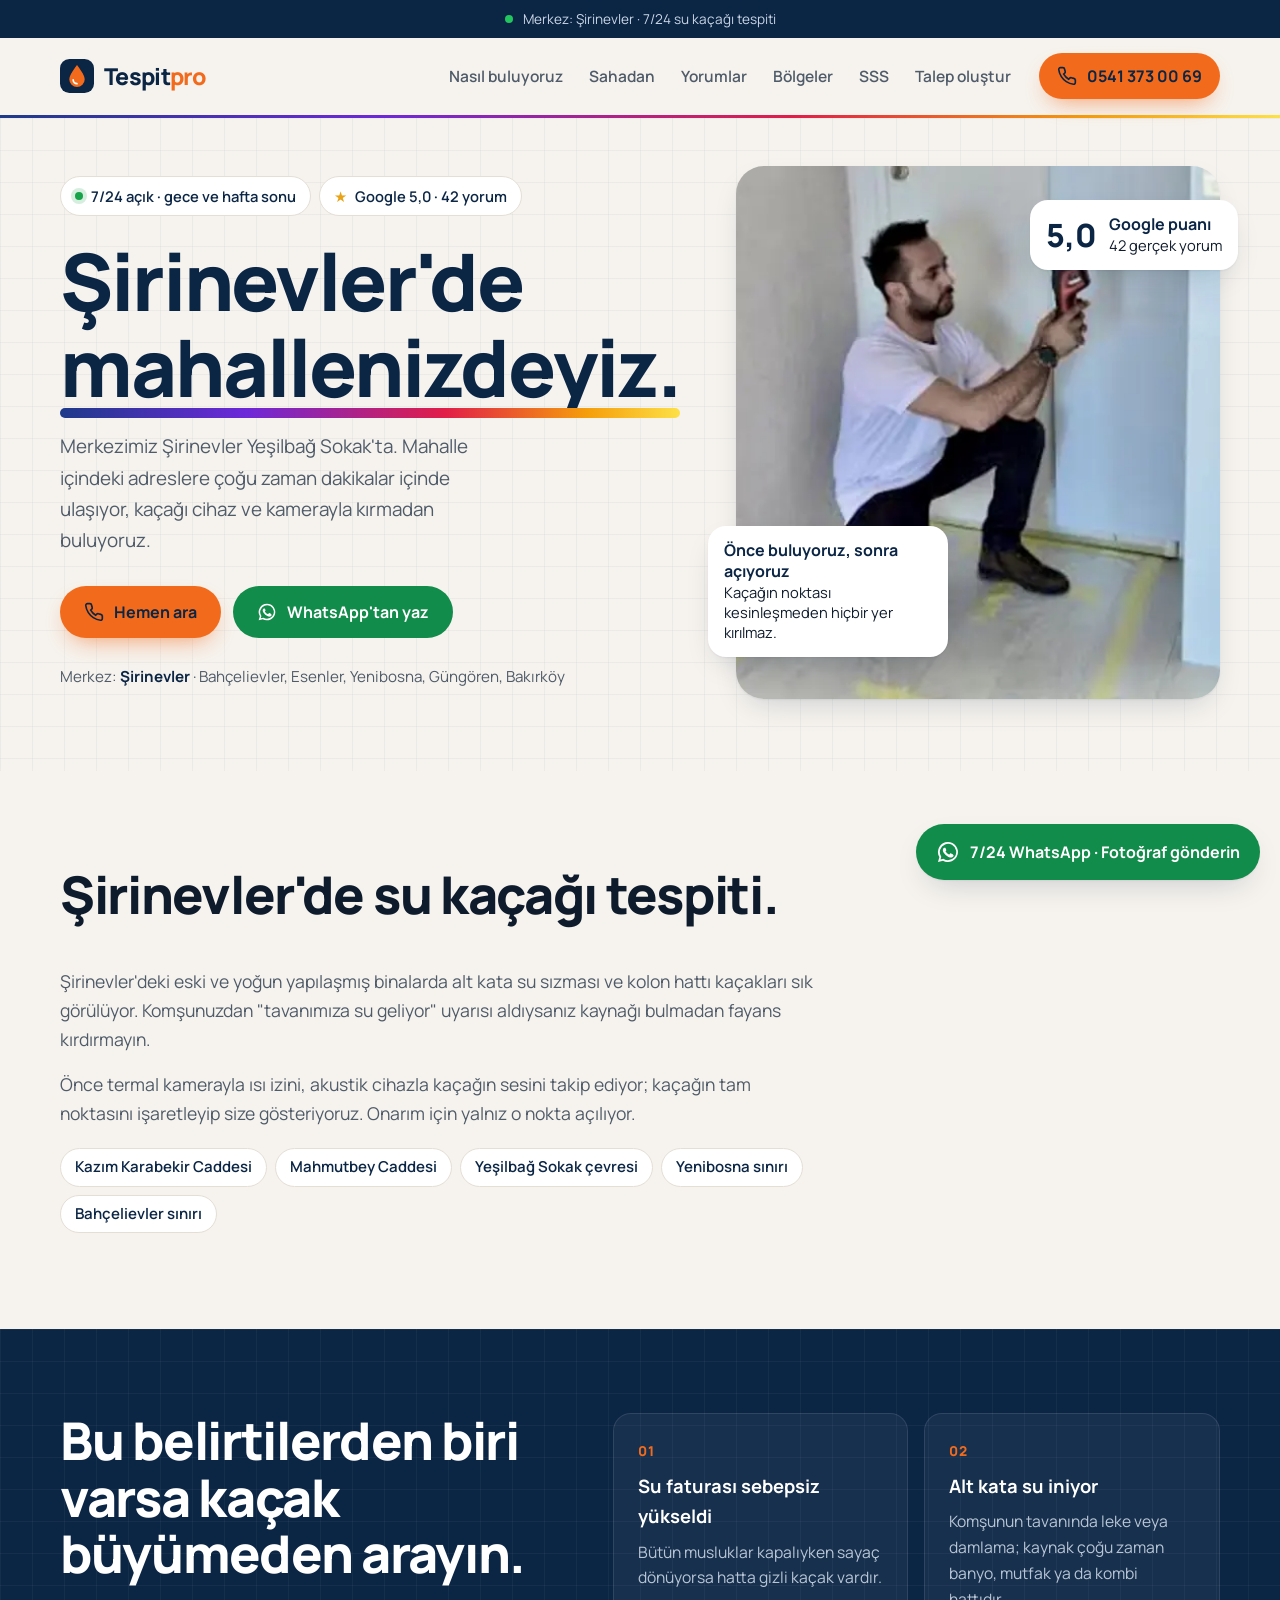
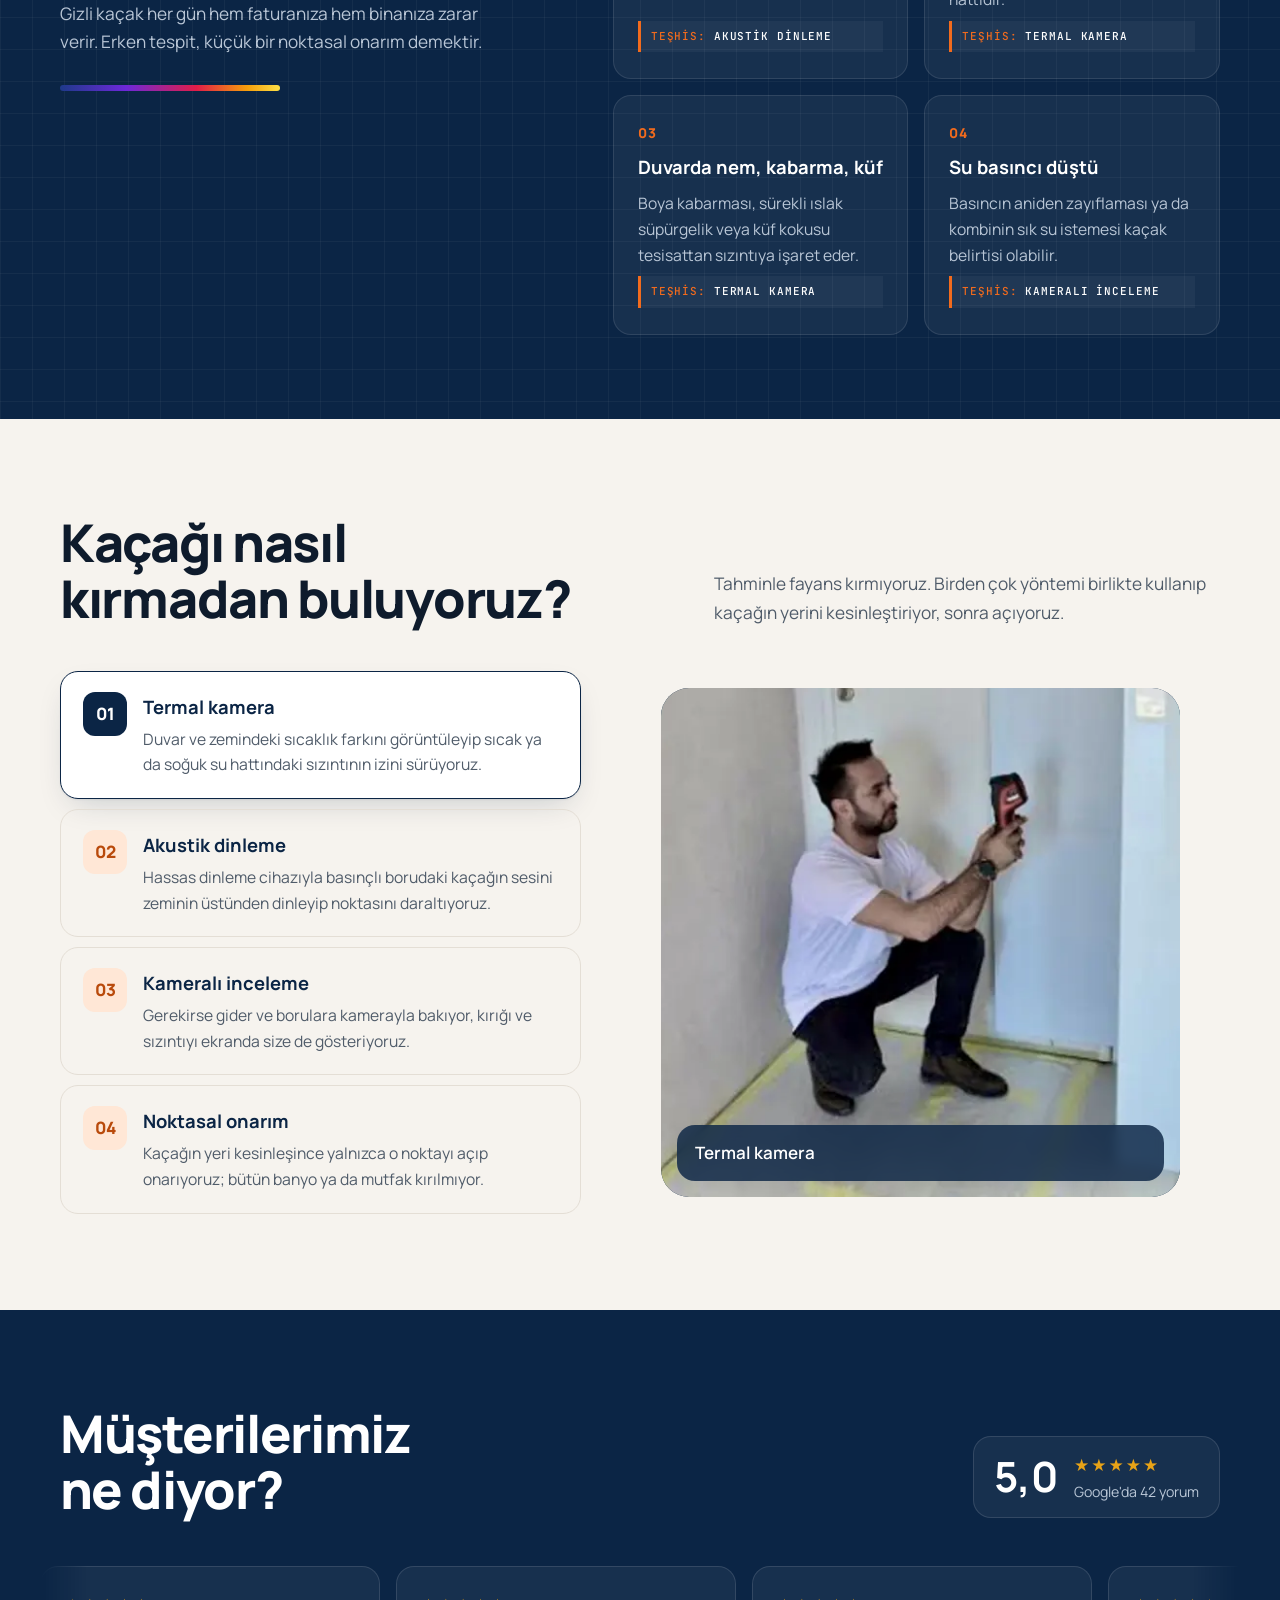
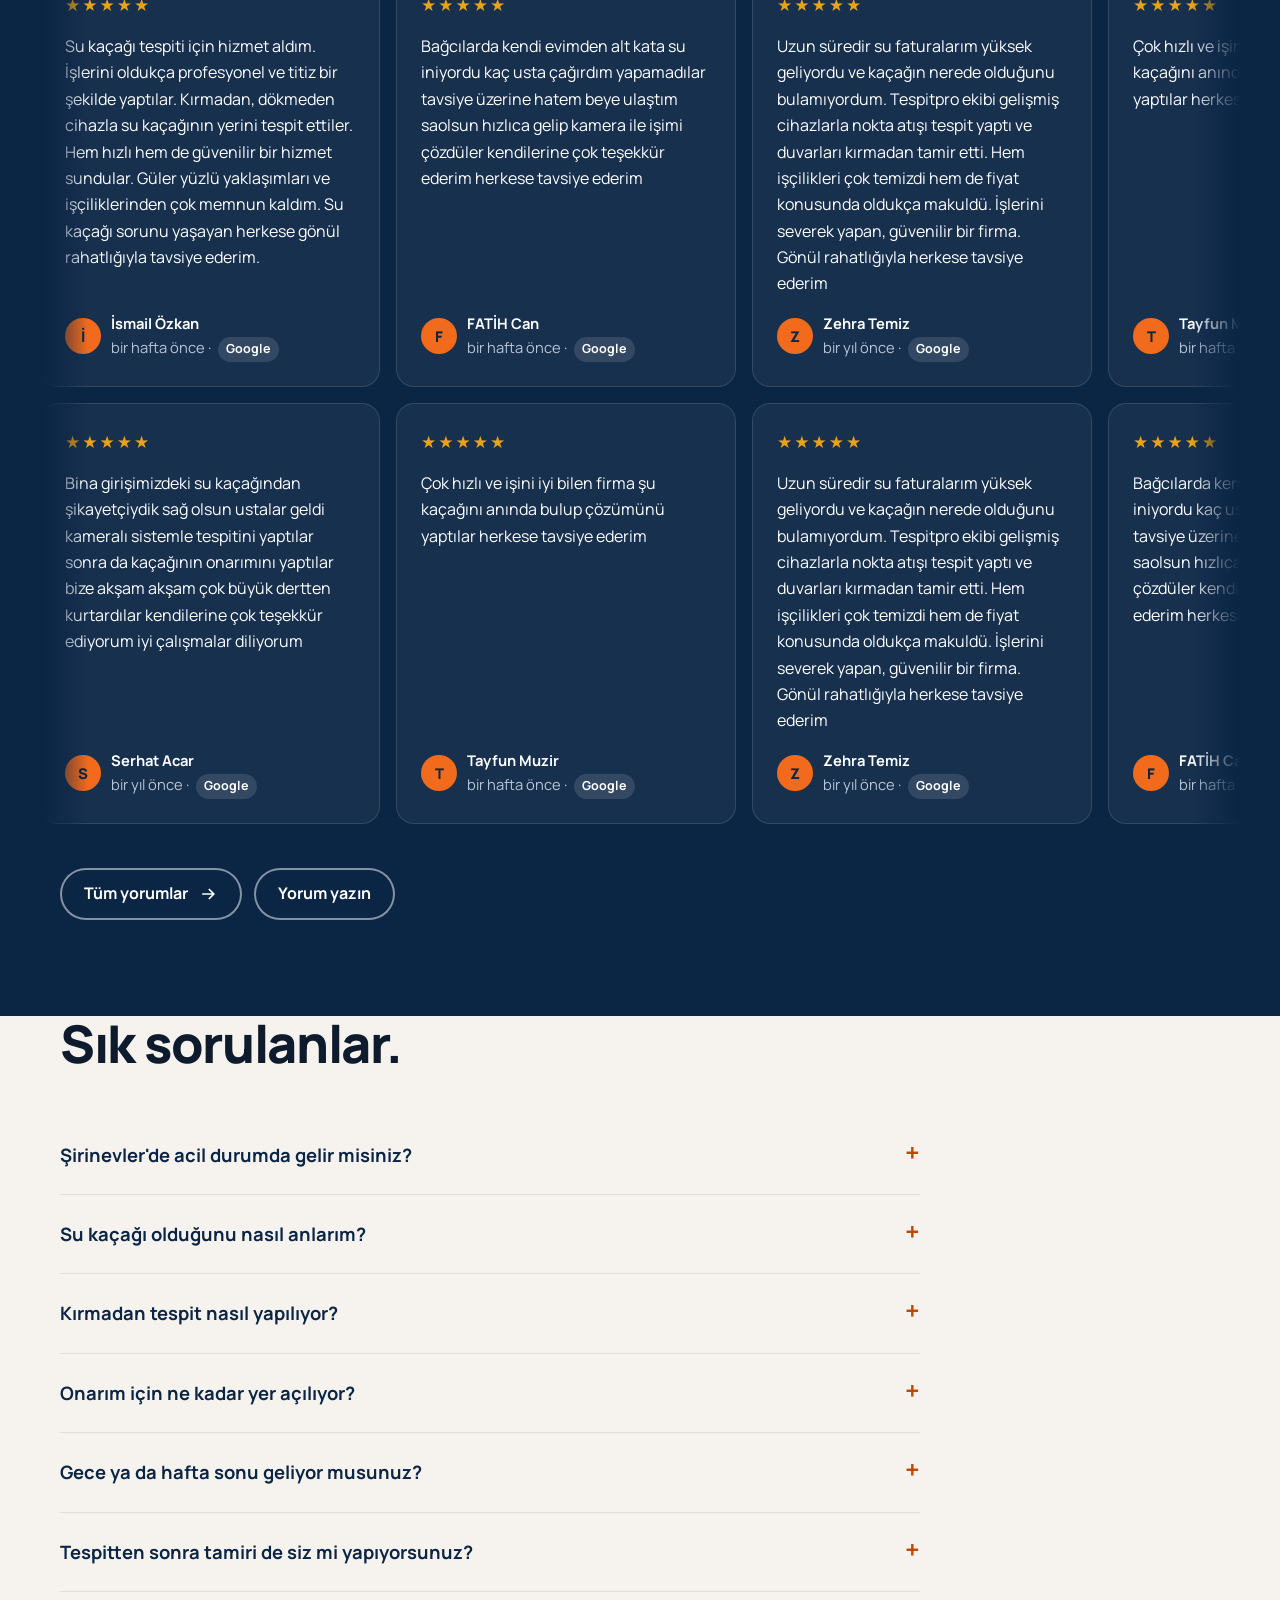
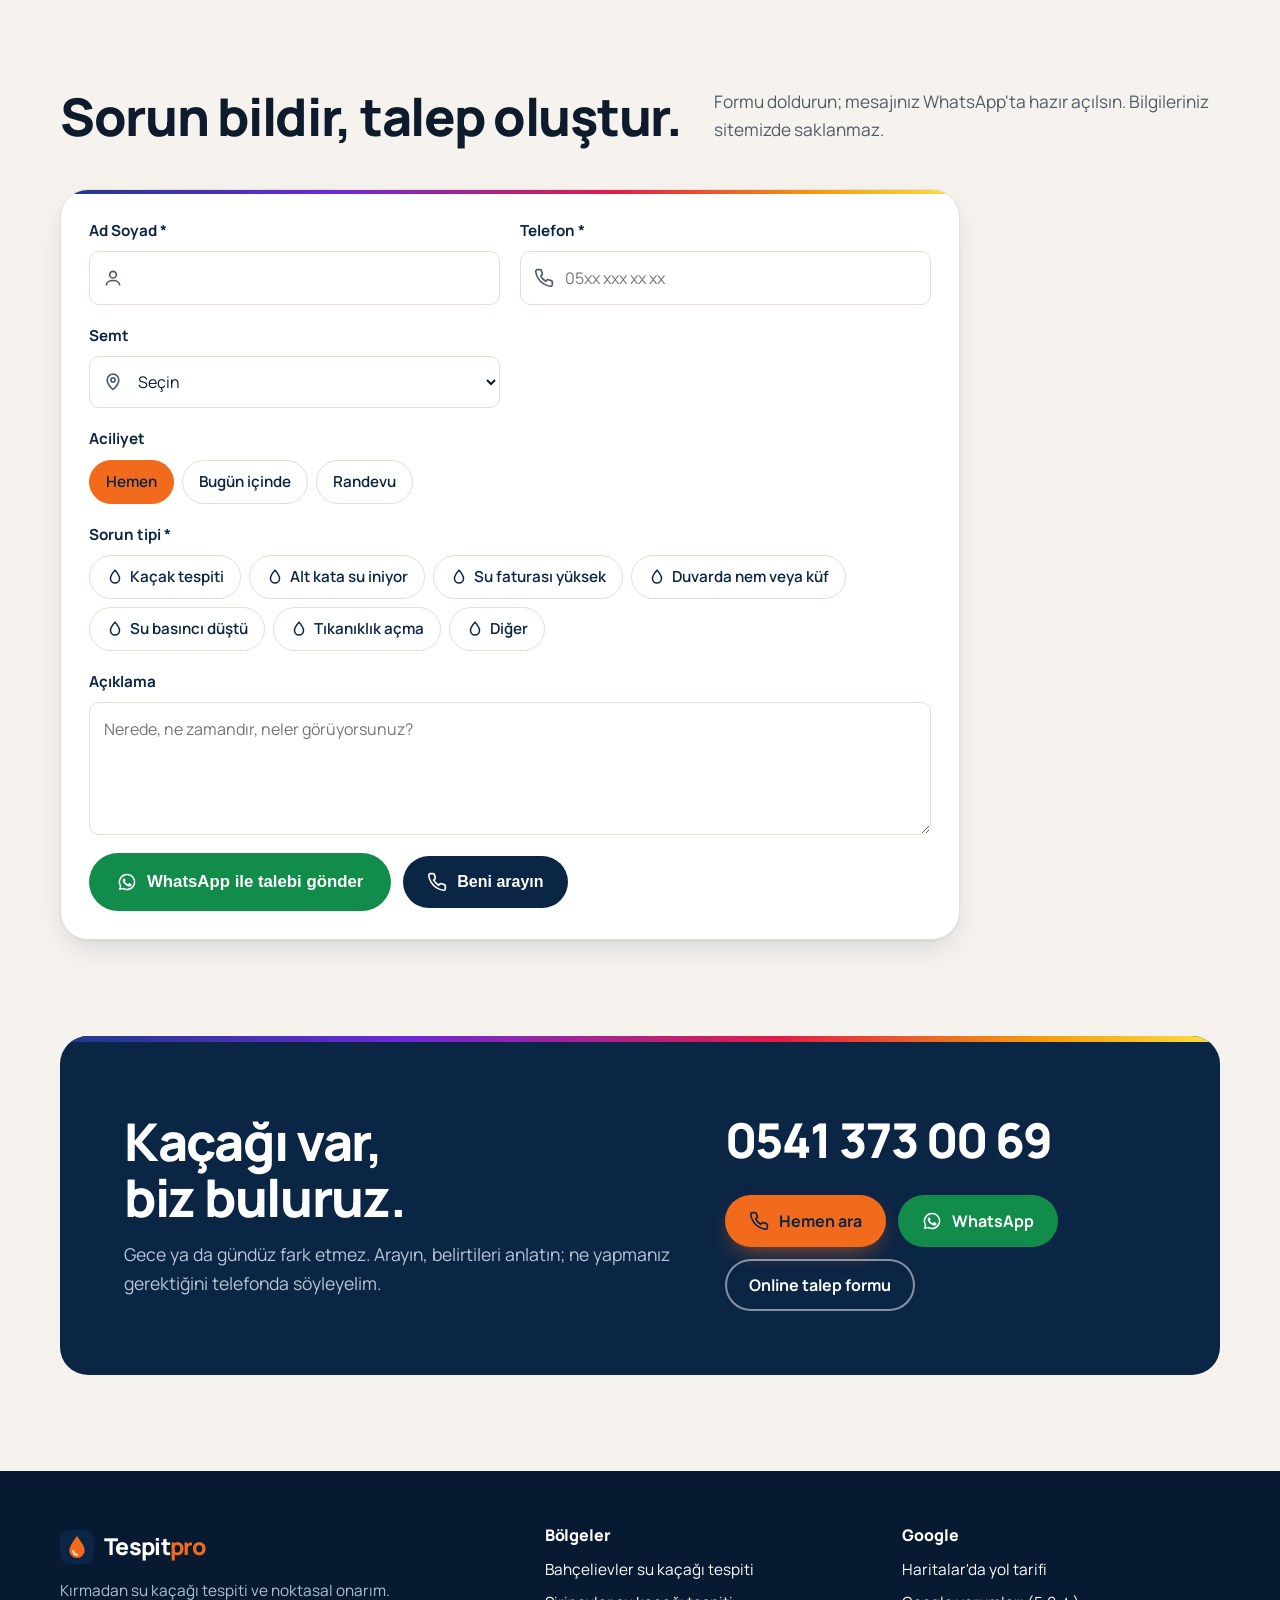
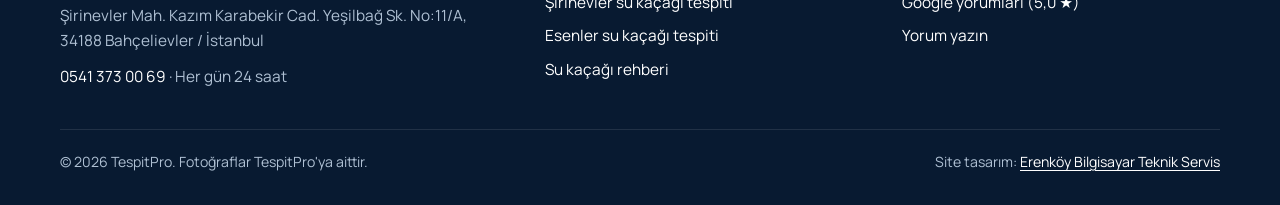
<file: docs/sirinevler-su-kacagi-tespiti.html>
<!doctype html>
<html lang="tr"><head>
<meta charset="utf-8"><meta name="viewport" content="width=device-width,initial-scale=1,viewport-fit=cover">
<title>Şirinevler Su Kaçağı Tespiti | Mahallenizdeyiz · TespitPro</title>
<meta name="description" content="Şirinevler'de kırmadan su kaçağı tespiti ve noktasal onarım. Merkezimiz Yeşilbağ Sokak'ta; 7/24 · 0541 373 00 69.">
<link rel="canonical" href="https://bycasuz.github.io/tespitpro/sirinevler-su-kacagi-tespiti.html">
<meta name="theme-color" content="#0B2545">
<meta property="og:title" content="Şirinevler Su Kaçağı Tespiti | Mahallenizdeyiz · TespitPro"><meta property="og:description" content="Şirinevler'de kırmadan su kaçağı tespiti ve noktasal onarım. Merkezimiz Yeşilbağ Sokak'ta; 7/24 · 0541 373 00 69.">
<meta property="og:type" content="website"><meta property="og:url" content="https://bycasuz.github.io/tespitpro/sirinevler-su-kacagi-tespiti.html">
<meta property="og:image" content="https://bycasuz.github.io/tespitpro/img/og.jpg"><meta property="og:locale" content="tr_TR"><meta name="twitter:card" content="summary_large_image">
<meta name="geo.region" content="TR-34"><meta name="geo.placename" content="Bahçelievler, İstanbul"><meta name="geo.position" content="40.9978802;28.8465744">
<link rel="icon" href="logo.svg" type="image/svg+xml">
<link rel="preconnect" href="https://fonts.googleapis.com"><link rel="preconnect" href="https://fonts.gstatic.com" crossorigin>
<link href="https://fonts.googleapis.com/css2?family=Manrope:wght@400;600;700;800&family=JetBrains+Mono:wght@500&display=swap" rel="stylesheet">
<link rel="preload" as="image" href="img/termal-duvar-800.webp" imagesrcset="img/termal-duvar-800.webp 800w, img/termal-duvar-1600.webp 1600w" imagesizes="(max-width:980px) 100vw, 50vw">
<link rel="stylesheet" href="style.css">

<script type="application/ld+json">{"@context":"https://schema.org","@type":"Plumber","@id":"https://bycasuz.github.io/tespitpro/#isletme","name":"TespitPro","slogan":"Kaçağı var, biz buluruz!","url":"https://bycasuz.github.io/tespitpro/","telephone":"+905413730069","image":["https://bycasuz.github.io/tespitpro/img/og.jpg","https://bycasuz.github.io/tespitpro/img/termal-duvar-1600.webp"],"logo":"https://bycasuz.github.io/tespitpro/logo.svg","description":"Bahçelievler Şirinevler merkezli; termal kamera, akustik dinleme ve kamerayla kırmadan su kaçağı tespiti ve noktasal onarım. 7/24 hizmet.","address":{"@type":"PostalAddress","streetAddress":"Şirinevler Mah. Kazım Karabekir Cad. Yeşilbağ Sk. No:11/A","addressLocality":"Bahçelievler","addressRegion":"İstanbul","postalCode":"34188","addressCountry":"TR"},"geo":{"@type":"GeoCoordinates","latitude":40.9978802,"longitude":28.8465744},"openingHoursSpecification":[{"@type":"OpeningHoursSpecification","dayOfWeek":["Monday","Tuesday","Wednesday","Thursday","Friday","Saturday","Sunday"],"opens":"00:00","closes":"23:59"}],"areaServed":[{"@type":"Place","name":"Bahçelievler, İstanbul"},{"@type":"Place","name":"Şirinevler, İstanbul"},{"@type":"Place","name":"Esenler, İstanbul"},{"@type":"Place","name":"Yenibosna, İstanbul"},{"@type":"Place","name":"Güngören, İstanbul"},{"@type":"Place","name":"Bakırköy, İstanbul"},{"@type":"Place","name":"Bağcılar, İstanbul"}],"hasMap":"https://maps.google.com/?cid=11539754779874183849","sameAs":["https://maps.google.com/?cid=11539754779874183849"],"makesOffer":[{"@type":"Offer","itemOffered":{"@type":"Service","name":"Kırmadan su kaçağı tespiti"}},{"@type":"Offer","itemOffered":{"@type":"Service","name":"Termal kamera ile su kaçağı tespiti"}},{"@type":"Offer","itemOffered":{"@type":"Service","name":"Akustik dinleme ile su kaçağı tespiti"}},{"@type":"Offer","itemOffered":{"@type":"Service","name":"Kameralı gider ve boru inceleme"}},{"@type":"Offer","itemOffered":{"@type":"Service","name":"Noktasal su kaçağı onarımı"}},{"@type":"Offer","itemOffered":{"@type":"Service","name":"Tıkanıklık açma"}}]}</script>
<script type="application/ld+json">{"@context":"https://schema.org","@type":"FAQPage","mainEntity":[{"@type":"Question","name":"Şirinevler'de acil durumda gelir misiniz?","acceptedAnswer":{"@type":"Answer","text":"Evet. Merkezimiz Şirinevler'de olduğu için gece de dahil hızlıca geliyoruz; alt kata su iniyorsa önce ana vanayı kapatıp bizi arayın."}},{"@type":"Question","name":"Su kaçağı olduğunu nasıl anlarım?","acceptedAnswer":{"@type":"Answer","text":"En sık işaretler: su faturasının sebepsiz yükselmesi, bütün musluklar kapalıyken sayacın dönmesi, alt kata su inmesi, duvarda veya zeminde nem, kabarma ve küf lekesi."}},{"@type":"Question","name":"Kırmadan tespit nasıl yapılıyor?","acceptedAnswer":{"@type":"Answer","text":"Termal kamerayla duvar ve zemindeki ısı farkını, akustik dinleme cihazıyla borudaki kaçağın sesini takip ediyoruz; gerekirse gider ve borulara kamerayla bakıyoruz. Kaçağın noktası kesinleşmeden hiçbir yeri kırmıyoruz."}},{"@type":"Question","name":"Onarım için ne kadar yer açılıyor?","acceptedAnswer":{"@type":"Answer","text":"Yalnızca kaçağın olduğu nokta açılıyor. Bütün banyoyu veya mutfağı kırmak gerekmiyor; onarımdan sonra alanı temiz bırakıyoruz."}},{"@type":"Question","name":"Gece ya da hafta sonu geliyor musunuz?","acceptedAnswer":{"@type":"Answer","text":"Evet, haftanın 7 günü 24 saat çalışıyoruz. Alt kata su iniyorsa önce ana vanayı kapatın, sonra bizi arayın."}},{"@type":"Question","name":"Tespitten sonra tamiri de siz mi yapıyorsunuz?","acceptedAnswer":{"@type":"Answer","text":"Evet. Kaçağın yerini size gösteriyoruz; onayınızla aynı ekip onarımı yapıyor."}}]}</script>
<script type="application/ld+json">{"@context":"https://schema.org","@type":"BreadcrumbList","itemListElement":[{"@type":"ListItem","position":1,"name":"TespitPro","item":"https://bycasuz.github.io/tespitpro/"},{"@type":"ListItem","position":2,"name":"Şirinevler su kaçağı tespiti","item":"https://bycasuz.github.io/tespitpro/sirinevler-su-kacagi-tespiti.html"}]}</script>
</head><body>
<a class="atla" href="#icerik">İçeriğe geç</a>
<div class="duyuru"><span class="canli" aria-hidden="true"></span>Merkez: Şirinevler · 7/24 su kaçağı tespiti</div>
<header class="ust" id="ust"><div class="kap">
<a class="logo" href="index.html" aria-label="TespitPro ana sayfa"><svg viewBox="0 0 40 40" aria-hidden="true"><rect width="40" height="40" rx="11" fill="#0B2545"/><path d="M20 7c-5.6 7.6-9 12.6-9 17a9 9 0 0 0 18 0c0-4.4-3.4-9.4-9-17z" fill="#F26B1D"/><path d="M15.5 24.5a4.5 4.5 0 0 0 4.5 4.5" stroke="#fff" stroke-width="2" fill="none" stroke-linecap="round"/></svg><span>Tespit<b>pro</b></span></a>
<nav class="menu" aria-label="Ana menü"><a href="index.html#yontem">Nasıl buluyoruz</a><a href="index.html#galeri">Sahadan</a><a href="index.html#yorumlar">Yorumlar</a><a href="index.html#bolgeler">Bölgeler</a><a href="index.html#sss">SSS</a><a href="#talep">Talep oluştur</a></nav>
<a class="btn btn-ana" href="tel:+905413730069"><svg viewBox="0 0 24 24" fill="none" stroke="currentColor" stroke-width="2" aria-hidden="true"><path d="M22 16.9v3a2 2 0 0 1-2.2 2 19.8 19.8 0 0 1-8.6-3.1 19.5 19.5 0 0 1-6-6A19.8 19.8 0 0 1 2.1 4.2 2 2 0 0 1 4.1 2h3a2 2 0 0 1 2 1.7c.1.9.4 1.8.7 2.7a2 2 0 0 1-.5 2.1L8 9.8a16 16 0 0 0 6 6l1.3-1.3a2 2 0 0 1 2.1-.4c.9.3 1.8.6 2.7.7a2 2 0 0 1 1.7 2z"/></svg><span>0541 373 00 69</span></a>
</div></header>
<div class="termal-cizgi" aria-hidden="true"></div>
<main id="icerik"><section class="hero"><div class="kap">
<div>
<div class="cipler"><span class="cip"><span class="nokta"></span>7/24 açık · gece ve hafta sonu</span><a class="cip" href="https://maps.google.com/?cid=11539754779874183849"><span class="yildiz">★</span>Google 5,0 · 42 yorum</a></div>
<h1>Şirinevler'de<br><em>mahallenizdeyiz.</em></h1>
<p class="giris">Merkezimiz Şirinevler Yeşilbağ Sokak'ta. Mahalle içindeki adreslere çoğu zaman dakikalar içinde ulaşıyor, kaçağı cihaz ve kamerayla kırmadan buluyoruz.</p>
<div class="btnler"><a class="btn btn-ana" href="tel:+905413730069"><svg viewBox="0 0 24 24" fill="none" stroke="currentColor" stroke-width="2" aria-hidden="true"><path d="M22 16.9v3a2 2 0 0 1-2.2 2 19.8 19.8 0 0 1-8.6-3.1 19.5 19.5 0 0 1-6-6A19.8 19.8 0 0 1 2.1 4.2 2 2 0 0 1 4.1 2h3a2 2 0 0 1 2 1.7c.1.9.4 1.8.7 2.7a2 2 0 0 1-.5 2.1L8 9.8a16 16 0 0 0 6 6l1.3-1.3a2 2 0 0 1 2.1-.4c.9.3 1.8.6 2.7.7a2 2 0 0 1 1.7 2z"/></svg>Hemen ara</a><a class="btn btn-wa" href="https://wa.me/905413730069?text=Merhaba%2C%20su%20ka%C3%A7a%C4%9F%C4%B1%20tespiti%20i%C3%A7in%20bilgi%20almak%20istiyorum."><svg viewBox="0 0 24 24" fill="currentColor" aria-hidden="true"><path d="M12 2a10 10 0 0 0-8.6 15.1L2 22l5-1.3A10 10 0 1 0 12 2zm0 18.2a8.2 8.2 0 0 1-4.2-1.2l-.3-.2-3 .8.8-2.9-.2-.3A8.2 8.2 0 1 1 12 20.2zm4.5-6.1c-.2-.1-1.5-.7-1.7-.8s-.4-.1-.6.1-.7.8-.8 1-.3.2-.5.1a6.7 6.7 0 0 1-3.3-2.9c-.3-.4.2-.4.7-1.3.1-.2 0-.3 0-.4l-.8-1.8c-.2-.5-.4-.4-.6-.4h-.5a1 1 0 0 0-.7.3 3 3 0 0 0-.9 2.200 5.1 5.1 0 0 0 1.1 2.7 11.7 11.7 0 0 0 4.5 4c1.7.7 2.300.8 3.2.6a2.7 2.7 0 0 0 1.8-1.2 2.2 2.2 0 0 0 .1-1.2c0-.1-.2-.2-.5-.3z"/></svg>WhatsApp'tan yaz</a></div>
<p class="semtler">Merkez: <strong>Şirinevler</strong> · Bahçelievler, Esenler, Yenibosna, Güngören, Bakırköy</p>
</div>
<div class="hero-gorsel"><div class="cerceve"><img src="img/termal-duvar-800.webp" srcset="img/termal-duvar-800.webp 800w, img/termal-duvar-1600.webp 1600w" sizes="(max-width:980px) 100vw, 50vw" alt="Şirinevler'de bir dairede duvar dibinde termal kamerayla ölçüm" fetchpriority="high" decoding="async"><span class="tarama" aria-hidden="true"></span></div>
<div class="etiket e1"><strong>Önce buluyoruz, sonra açıyoruz</strong>Kaçağın noktası kesinleşmeden hiçbir yer kırılmaz.</div>
<a class="etiket e2" href="https://maps.google.com/?cid=11539754779874183849" style="text-decoration:none"><span class="puan">5,0</span><span><strong>Google puanı</strong>42 gerçek yorum</span></a>
</div></div></section><section class="bolum" aria-labelledby="m-bas"><div class="kap">
<div class="bolum-bas"><h2 id="m-bas">Şirinevler'de su kaçağı tespiti.</h2></div>
<div class="metin"><p>Şirinevler'deki eski ve yoğun yapılaşmış binalarda alt kata su sızması ve kolon hattı kaçakları sık görülüyor. Komşunuzdan "tavanımıza su geliyor" uyarısı aldıysanız kaynağı bulmadan fayans kırdırmayın.</p><p>Önce termal kamerayla ısı izini, akustik cihazla kaçağın sesini takip ediyor; kaçağın tam noktasını işaretleyip size gösteriyoruz. Onarım için yalnız o nokta açılıyor.</p><div class="mahalleler"><span>Kazım Karabekir Caddesi</span><span>Mahmutbey Caddesi</span><span>Yeşilbağ Sokak çevresi</span><span>Yenibosna sınırı</span><span>Bahçelievler sınırı</span></div></div>
</div></section><section class="koyu belirti" aria-labelledby="b-bas"><div class="kap">
<div><h2 id="b-bas">Bu belirtilerden biri varsa kaçak büyümeden arayın.</h2><p class="alt">Gizli kaçak her gün hem faturanıza hem binanıza zarar verir. Erken tespit, küçük bir noktasal onarım demektir.</p><div class="termal-serit" style="max-width:220px;margin-top:28px"></div></div>
<ol>
<li><span>01</span><strong>Su faturası sebepsiz yükseldi</strong><p>Bütün musluklar kapalıyken sayaç dönüyorsa hatta gizli kaçak vardır.</p><div class="teshis"><b>Teşhis:</b> Akustik dinleme</div></li>
<li><span>02</span><strong>Alt kata su iniyor</strong><p>Komşunun tavanında leke veya damlama; kaynak çoğu zaman banyo, mutfak ya da kombi hattıdır.</p><div class="teshis"><b>Teşhis:</b> Termal kamera</div></li>
<li><span>03</span><strong>Duvarda nem, kabarma, küf</strong><p>Boya kabarması, sürekli ıslak süpürgelik veya küf kokusu tesisattan sızıntıya işaret eder.</p><div class="teshis"><b>Teşhis:</b> Termal kamera</div></li>
<li><span>04</span><strong>Su basıncı düştü</strong><p>Basıncın aniden zayıflaması ya da kombinin sık su istemesi kaçak belirtisi olabilir.</p><div class="teshis"><b>Teşhis:</b> Kameralı inceleme</div></li>
</ol></div></section><section class="bolum" id="yontem" aria-labelledby="y-bas"><div class="kap">
<div class="bolum-bas"><h2 id="y-bas">Kaçağı nasıl<br>kırmadan buluyoruz?</h2><p>Tahminle fayans kırmıyoruz. Birden çok yöntemi birlikte kullanıp kaçağın yerini kesinleştiriyor, sonra açıyoruz.</p></div>
<div class="yontem">
<div class="yontem-liste" role="tablist" aria-label="Tespit yöntemleri">
<button class="yontem-btn" role="tab" id="yt0" aria-controls="yg" aria-selected="true" data-foto="termal-duvar" data-alt="Termal kamerayla duvardaki ısı izini takip ediyoruz" data-not="Termal kamera"><span class="no">01</span><span><strong>Termal kamera</strong><p>Duvar ve zemindeki sıcaklık farkını görüntüleyip sıcak ya da soğuk su hattındaki sızıntının izini sürüyoruz.</p></span></button>
<button class="yontem-btn" role="tab" id="yt1" aria-controls="yg" aria-selected="false" data-foto="akustik-banyo" data-alt="Kulaklıklı akustik cihazla banyoda kaçak sesi dinleniyor" data-not="Akustik dinleme"><span class="no">02</span><span><strong>Akustik dinleme</strong><p>Hassas dinleme cihazıyla basınçlı borudaki kaçağın sesini zeminin üstünden dinleyip noktasını daraltıyoruz.</p></span></button>
<button class="yontem-btn" role="tab" id="yt2" aria-controls="yg" aria-selected="false" data-foto="termal-ekran" data-alt="Termal kamera ekranında kaçak bölgesi görülüyor" data-not="Kameralı inceleme"><span class="no">03</span><span><strong>Kameralı inceleme</strong><p>Gerekirse gider ve borulara kamerayla bakıyor, kırığı ve sızıntıyı ekranda size de gösteriyoruz.</p></span></button>
<button class="yontem-btn" role="tab" id="yt3" aria-controls="yg" aria-selected="false" data-foto="noktasal-acma" data-alt="Zeminde yalnızca kaçak noktası açılmış, boru onarımı" data-not="Noktasal onarım"><span class="no">04</span><span><strong>Noktasal onarım</strong><p>Kaçağın yeri kesinleşince yalnızca o noktayı açıp onarıyoruz; bütün banyo ya da mutfak kırılmıyor.</p></span></button>
</div>
<figure class="yontem-gorsel" id="yg" role="tabpanel" aria-live="polite"><img src="img/termal-duvar-800.webp" srcset="img/termal-duvar-800.webp 800w, img/termal-duvar-1600.webp 1600w" sizes="(max-width:980px) 100vw, 50vw" alt="Termal kamerayla duvardaki ısı izini takip ediyoruz" loading="lazy" decoding="async"><figcaption>Termal kamera</figcaption></figure>
</div></div></section><section class="bolum koyu yorum-koyu" id="yorumlar" aria-labelledby="r-bas"><div class="kap">
<div class="bolum-bas"><div class="yorum-bas"><h2 id="r-bas">Müşterilerimiz<br>ne diyor?</h2></div>
<a class="buyuk-puan" href="https://maps.google.com/?cid=11539754779874183849" style="text-decoration:none"><b>5,0</b><span><span class="yildizlar" aria-label="5 üzerinden 5,0">★★★★★</span><small>Google'da 42 yorum</small></span></a></div>
<div class="yorum-bant"><div class="serit-satir"><div class="serit-iz"><div class="serit-grup"><article class="yorum-kart"><span class="yildizlar" aria-label="5 yıldız">★★★★★</span><blockquote>Su kaçağı tespiti için hizmet aldım. İşlerini oldukça profesyonel ve titiz bir şekilde yaptılar. Kırmadan, dökmeden cihazla su kaçağının yerini tespit ettiler. Hem hızlı hem de güvenilir bir hizmet sundular. Güler yüzlü yaklaşımları ve işçiliklerinden çok memnun kaldım. Su kaçağı sorunu yaşayan herkese gönül rahatlığıyla tavsiye ederim.</blockquote><footer><span class="bas-harf" aria-hidden="true">İ</span><span><strong>İsmail Özkan</strong>bir hafta önce · <span class="google-rozet">Google</span></span></footer></article><article class="yorum-kart"><span class="yildizlar" aria-label="5 yıldız">★★★★★</span><blockquote>Bağcılarda kendi evimden alt kata su iniyordu kaç usta çağırdım yapamadılar tavsiye üzerine hatem beye ulaştım saolsun hızlıca gelip kamera ile işimi çözdüler kendilerine çok teşekkür ederim herkese tavsiye ederim</blockquote><footer><span class="bas-harf" aria-hidden="true">F</span><span><strong>FATİH Can</strong>bir hafta önce · <span class="google-rozet">Google</span></span></footer></article><article class="yorum-kart"><span class="yildizlar" aria-label="5 yıldız">★★★★★</span><blockquote>Uzun süredir su faturalarım yüksek geliyordu ve kaçağın nerede olduğunu bulamıyordum. Tespitpro ekibi gelişmiş cihazlarla nokta atışı tespit yaptı ve duvarları kırmadan tamir etti. Hem işçilikleri çok temizdi hem de fiyat konusunda oldukça makuldü. İşlerini severek yapan, güvenilir bir firma. Gönül rahatlığıyla herkese tavsiye ederim</blockquote><footer><span class="bas-harf" aria-hidden="true">Z</span><span><strong>Zehra Temiz</strong>bir yıl önce · <span class="google-rozet">Google</span></span></footer></article><article class="yorum-kart"><span class="yildizlar" aria-label="5 yıldız">★★★★★</span><blockquote>Çok hızlı ve işini iyi bilen firma şu kaçağını anında bulup çözümünü yaptılar herkese tavsiye ederim</blockquote><footer><span class="bas-harf" aria-hidden="true">T</span><span><strong>Tayfun Muzir</strong>bir hafta önce · <span class="google-rozet">Google</span></span></footer></article><article class="yorum-kart"><span class="yildizlar" aria-label="5 yıldız">★★★★★</span><blockquote>Bina girişimizdeki su kaçağından şikayetçiydik sağ olsun ustalar geldi kameralı sistemle tespitini yaptılar sonra da kaçağının onarımını yaptılar bize akşam akşam çok büyük dertten kurtardılar kendilerine çok teşekkür ediyorum iyi çalışmalar diliyorum</blockquote><footer><span class="bas-harf" aria-hidden="true">S</span><span><strong>Serhat Acar</strong>bir yıl önce · <span class="google-rozet">Google</span></span></footer></article></div><div class="serit-grup" aria-hidden="true"><article class="yorum-kart"><span class="yildizlar" aria-label="5 yıldız">★★★★★</span><blockquote>Su kaçağı tespiti için hizmet aldım. İşlerini oldukça profesyonel ve titiz bir şekilde yaptılar. Kırmadan, dökmeden cihazla su kaçağının yerini tespit ettiler. Hem hızlı hem de güvenilir bir hizmet sundular. Güler yüzlü yaklaşımları ve işçiliklerinden çok memnun kaldım. Su kaçağı sorunu yaşayan herkese gönül rahatlığıyla tavsiye ederim.</blockquote><footer><span class="bas-harf" aria-hidden="true">İ</span><span><strong>İsmail Özkan</strong>bir hafta önce · <span class="google-rozet">Google</span></span></footer></article><article class="yorum-kart"><span class="yildizlar" aria-label="5 yıldız">★★★★★</span><blockquote>Bağcılarda kendi evimden alt kata su iniyordu kaç usta çağırdım yapamadılar tavsiye üzerine hatem beye ulaştım saolsun hızlıca gelip kamera ile işimi çözdüler kendilerine çok teşekkür ederim herkese tavsiye ederim</blockquote><footer><span class="bas-harf" aria-hidden="true">F</span><span><strong>FATİH Can</strong>bir hafta önce · <span class="google-rozet">Google</span></span></footer></article><article class="yorum-kart"><span class="yildizlar" aria-label="5 yıldız">★★★★★</span><blockquote>Uzun süredir su faturalarım yüksek geliyordu ve kaçağın nerede olduğunu bulamıyordum. Tespitpro ekibi gelişmiş cihazlarla nokta atışı tespit yaptı ve duvarları kırmadan tamir etti. Hem işçilikleri çok temizdi hem de fiyat konusunda oldukça makuldü. İşlerini severek yapan, güvenilir bir firma. Gönül rahatlığıyla herkese tavsiye ederim</blockquote><footer><span class="bas-harf" aria-hidden="true">Z</span><span><strong>Zehra Temiz</strong>bir yıl önce · <span class="google-rozet">Google</span></span></footer></article><article class="yorum-kart"><span class="yildizlar" aria-label="5 yıldız">★★★★★</span><blockquote>Çok hızlı ve işini iyi bilen firma şu kaçağını anında bulup çözümünü yaptılar herkese tavsiye ederim</blockquote><footer><span class="bas-harf" aria-hidden="true">T</span><span><strong>Tayfun Muzir</strong>bir hafta önce · <span class="google-rozet">Google</span></span></footer></article><article class="yorum-kart"><span class="yildizlar" aria-label="5 yıldız">★★★★★</span><blockquote>Bina girişimizdeki su kaçağından şikayetçiydik sağ olsun ustalar geldi kameralı sistemle tespitini yaptılar sonra da kaçağının onarımını yaptılar bize akşam akşam çok büyük dertten kurtardılar kendilerine çok teşekkür ediyorum iyi çalışmalar diliyorum</blockquote><footer><span class="bas-harf" aria-hidden="true">S</span><span><strong>Serhat Acar</strong>bir yıl önce · <span class="google-rozet">Google</span></span></footer></article></div></div></div><div class="serit-satir ters" aria-hidden="true"><div class="serit-iz"><div class="serit-grup"><article class="yorum-kart"><span class="yildizlar" aria-label="5 yıldız">★★★★★</span><blockquote>Bina girişimizdeki su kaçağından şikayetçiydik sağ olsun ustalar geldi kameralı sistemle tespitini yaptılar sonra da kaçağının onarımını yaptılar bize akşam akşam çok büyük dertten kurtardılar kendilerine çok teşekkür ediyorum iyi çalışmalar diliyorum</blockquote><footer><span class="bas-harf" aria-hidden="true">S</span><span><strong>Serhat Acar</strong>bir yıl önce · <span class="google-rozet">Google</span></span></footer></article><article class="yorum-kart"><span class="yildizlar" aria-label="5 yıldız">★★★★★</span><blockquote>Çok hızlı ve işini iyi bilen firma şu kaçağını anında bulup çözümünü yaptılar herkese tavsiye ederim</blockquote><footer><span class="bas-harf" aria-hidden="true">T</span><span><strong>Tayfun Muzir</strong>bir hafta önce · <span class="google-rozet">Google</span></span></footer></article><article class="yorum-kart"><span class="yildizlar" aria-label="5 yıldız">★★★★★</span><blockquote>Uzun süredir su faturalarım yüksek geliyordu ve kaçağın nerede olduğunu bulamıyordum. Tespitpro ekibi gelişmiş cihazlarla nokta atışı tespit yaptı ve duvarları kırmadan tamir etti. Hem işçilikleri çok temizdi hem de fiyat konusunda oldukça makuldü. İşlerini severek yapan, güvenilir bir firma. Gönül rahatlığıyla herkese tavsiye ederim</blockquote><footer><span class="bas-harf" aria-hidden="true">Z</span><span><strong>Zehra Temiz</strong>bir yıl önce · <span class="google-rozet">Google</span></span></footer></article><article class="yorum-kart"><span class="yildizlar" aria-label="5 yıldız">★★★★★</span><blockquote>Bağcılarda kendi evimden alt kata su iniyordu kaç usta çağırdım yapamadılar tavsiye üzerine hatem beye ulaştım saolsun hızlıca gelip kamera ile işimi çözdüler kendilerine çok teşekkür ederim herkese tavsiye ederim</blockquote><footer><span class="bas-harf" aria-hidden="true">F</span><span><strong>FATİH Can</strong>bir hafta önce · <span class="google-rozet">Google</span></span></footer></article><article class="yorum-kart"><span class="yildizlar" aria-label="5 yıldız">★★★★★</span><blockquote>Su kaçağı tespiti için hizmet aldım. İşlerini oldukça profesyonel ve titiz bir şekilde yaptılar. Kırmadan, dökmeden cihazla su kaçağının yerini tespit ettiler. Hem hızlı hem de güvenilir bir hizmet sundular. Güler yüzlü yaklaşımları ve işçiliklerinden çok memnun kaldım. Su kaçağı sorunu yaşayan herkese gönül rahatlığıyla tavsiye ederim.</blockquote><footer><span class="bas-harf" aria-hidden="true">İ</span><span><strong>İsmail Özkan</strong>bir hafta önce · <span class="google-rozet">Google</span></span></footer></article></div><div class="serit-grup" aria-hidden="true"><article class="yorum-kart"><span class="yildizlar" aria-label="5 yıldız">★★★★★</span><blockquote>Bina girişimizdeki su kaçağından şikayetçiydik sağ olsun ustalar geldi kameralı sistemle tespitini yaptılar sonra da kaçağının onarımını yaptılar bize akşam akşam çok büyük dertten kurtardılar kendilerine çok teşekkür ediyorum iyi çalışmalar diliyorum</blockquote><footer><span class="bas-harf" aria-hidden="true">S</span><span><strong>Serhat Acar</strong>bir yıl önce · <span class="google-rozet">Google</span></span></footer></article><article class="yorum-kart"><span class="yildizlar" aria-label="5 yıldız">★★★★★</span><blockquote>Çok hızlı ve işini iyi bilen firma şu kaçağını anında bulup çözümünü yaptılar herkese tavsiye ederim</blockquote><footer><span class="bas-harf" aria-hidden="true">T</span><span><strong>Tayfun Muzir</strong>bir hafta önce · <span class="google-rozet">Google</span></span></footer></article><article class="yorum-kart"><span class="yildizlar" aria-label="5 yıldız">★★★★★</span><blockquote>Uzun süredir su faturalarım yüksek geliyordu ve kaçağın nerede olduğunu bulamıyordum. Tespitpro ekibi gelişmiş cihazlarla nokta atışı tespit yaptı ve duvarları kırmadan tamir etti. Hem işçilikleri çok temizdi hem de fiyat konusunda oldukça makuldü. İşlerini severek yapan, güvenilir bir firma. Gönül rahatlığıyla herkese tavsiye ederim</blockquote><footer><span class="bas-harf" aria-hidden="true">Z</span><span><strong>Zehra Temiz</strong>bir yıl önce · <span class="google-rozet">Google</span></span></footer></article><article class="yorum-kart"><span class="yildizlar" aria-label="5 yıldız">★★★★★</span><blockquote>Bağcılarda kendi evimden alt kata su iniyordu kaç usta çağırdım yapamadılar tavsiye üzerine hatem beye ulaştım saolsun hızlıca gelip kamera ile işimi çözdüler kendilerine çok teşekkür ederim herkese tavsiye ederim</blockquote><footer><span class="bas-harf" aria-hidden="true">F</span><span><strong>FATİH Can</strong>bir hafta önce · <span class="google-rozet">Google</span></span></footer></article><article class="yorum-kart"><span class="yildizlar" aria-label="5 yıldız">★★★★★</span><blockquote>Su kaçağı tespiti için hizmet aldım. İşlerini oldukça profesyonel ve titiz bir şekilde yaptılar. Kırmadan, dökmeden cihazla su kaçağının yerini tespit ettiler. Hem hızlı hem de güvenilir bir hizmet sundular. Güler yüzlü yaklaşımları ve işçiliklerinden çok memnun kaldım. Su kaçağı sorunu yaşayan herkese gönül rahatlığıyla tavsiye ederim.</blockquote><footer><span class="bas-harf" aria-hidden="true">İ</span><span><strong>İsmail Özkan</strong>bir hafta önce · <span class="google-rozet">Google</span></span></footer></article></div></div></div></div>
<div class="btnler" style="margin-top:24px"><a class="btn btn-hayalet" href="https://maps.google.com/?cid=11539754779874183849">Tüm yorumlar <svg viewBox="0 0 24 24" width="22" height="22" fill="none" stroke="currentColor" stroke-width="2" aria-hidden="true"><path d="M5 12h14M13 6l6 6-6 6"/></svg></a><a class="btn btn-hayalet" href="https://search.google.com/local/writereview?placeid=ChIJu-e2S3qlyhQRqUqEAdVxJaA">Yorum yazın</a></div>
</div></section><section class="bolum" id="sss" aria-labelledby="q-bas" style="padding-top:0"><div class="kap">
<div class="bolum-bas"><h2 id="q-bas">Sık sorulanlar.</h2></div>
<div class="sss"><details><summary>Şirinevler'de acil durumda gelir misiniz?</summary><p>Evet. Merkezimiz Şirinevler'de olduğu için gece de dahil hızlıca geliyoruz; alt kata su iniyorsa önce ana vanayı kapatıp bizi arayın.</p></details>
<details><summary>Su kaçağı olduğunu nasıl anlarım?</summary><p>En sık işaretler: su faturasının sebepsiz yükselmesi, bütün musluklar kapalıyken sayacın dönmesi, alt kata su inmesi, duvarda veya zeminde nem, kabarma ve küf lekesi.</p></details>
<details><summary>Kırmadan tespit nasıl yapılıyor?</summary><p>Termal kamerayla duvar ve zemindeki ısı farkını, akustik dinleme cihazıyla borudaki kaçağın sesini takip ediyoruz; gerekirse gider ve borulara kamerayla bakıyoruz. Kaçağın noktası kesinleşmeden hiçbir yeri kırmıyoruz.</p></details>
<details><summary>Onarım için ne kadar yer açılıyor?</summary><p>Yalnızca kaçağın olduğu nokta açılıyor. Bütün banyoyu veya mutfağı kırmak gerekmiyor; onarımdan sonra alanı temiz bırakıyoruz.</p></details>
<details><summary>Gece ya da hafta sonu geliyor musunuz?</summary><p>Evet, haftanın 7 günü 24 saat çalışıyoruz. Alt kata su iniyorsa önce ana vanayı kapatın, sonra bizi arayın.</p></details>
<details><summary>Tespitten sonra tamiri de siz mi yapıyorsunuz?</summary><p>Evet. Kaçağın yerini size gösteriyoruz; onayınızla aynı ekip onarımı yapıyor.</p></details></div>
</div></section><section class="bolum talep" id="talep" aria-labelledby="t-bas" style="padding-top:0"><div class="kap">
<div class="bolum-bas"><h2 id="t-bas">Sorun bildir, talep oluştur.</h2><p>Formu doldurun; mesajınız WhatsApp'ta hazır açılsın. Bilgileriniz sitemizde saklanmaz.</p></div>
<form class="talep-form" id="talepForm" novalidate>
<div class="alan"><label for="tf-ad">Ad Soyad <span aria-hidden="true">*</span></label><div class="girdi"><svg viewBox="0 0 24 24" fill="none" stroke="currentColor" stroke-width="2" aria-hidden="true"><circle cx="12" cy="8" r="4"/><path d="M4 21c0-4 4-6 8-6s8 2 8 6"/></svg><input id="tf-ad" name="ad" autocomplete="name" maxlength="80" required></div></div>
<div class="alan"><label for="tf-tel">Telefon <span aria-hidden="true">*</span></label><div class="girdi"><svg viewBox="0 0 24 24" fill="none" stroke="currentColor" stroke-width="2" aria-hidden="true"><path d="M22 16.9v3a2 2 0 0 1-2.2 2 19.8 19.8 0 0 1-8.6-3.1 19.5 19.5 0 0 1-6-6A19.8 19.8 0 0 1 2.1 4.2 2 2 0 0 1 4.1 2h3a2 2 0 0 1 2 1.7c.1.9.4 1.8.7 2.7a2 2 0 0 1-.5 2.1L8 9.8a16 16 0 0 0 6 6l1.3-1.3a2 2 0 0 1 2.1-.4c.9.3 1.8.6 2.7.7a2 2 0 0 1 1.7 2z"/></svg><input id="tf-tel" name="tel" type="tel" inputmode="tel" autocomplete="tel" placeholder="05xx xxx xx xx" maxlength="20" required></div></div>
<div class="alan"><label for="tf-semt">Semt</label><div class="girdi"><svg viewBox="0 0 24 24" fill="none" stroke="currentColor" stroke-width="2" aria-hidden="true"><path d="M12 21s-7-6.2-7-11.5A7 7 0 0 1 19 9.5C19 14.8 12 21 12 21z"/><circle cx="12" cy="9.5" r="2.5"/></svg><select id="tf-semt" name="semt"><option value="">Seçin</option><option>Bahçelievler</option><option>Şirinevler</option><option>Esenler</option><option>Yenibosna</option><option>Güngören</option><option>Bakırköy</option><option>Diğer</option></select></div></div>
<fieldset class="alan tam"><legend>Aciliyet</legend><div class="secim-cipler"><label class="cip-sec"><input type="radio" name="zaman" value="Hemen" checked><span>Hemen</span></label><label class="cip-sec"><input type="radio" name="zaman" value="Bugün içinde"><span>Bugün içinde</span></label><label class="cip-sec"><input type="radio" name="zaman" value="Randevu"><span>Randevu</span></label></div></fieldset>
<fieldset class="alan tam"><legend>Sorun tipi <span aria-hidden="true">*</span></legend><div class="secim-cipler"><label class="cip-sec"><input type="radio" name="konu" value="Kaçak tespiti"><span><svg viewBox="0 0 24 24" fill="none" stroke="currentColor" stroke-width="2" aria-hidden="true"><path d="M12 3s6 6.5 6 11a6 6 0 0 1-12 0c0-4.5 6-11 6-11z"/></svg>Kaçak tespiti</span></label><label class="cip-sec"><input type="radio" name="konu" value="Alt kata su iniyor"><span><svg viewBox="0 0 24 24" fill="none" stroke="currentColor" stroke-width="2" aria-hidden="true"><path d="M12 3s6 6.5 6 11a6 6 0 0 1-12 0c0-4.5 6-11 6-11z"/></svg>Alt kata su iniyor</span></label><label class="cip-sec"><input type="radio" name="konu" value="Su faturası yüksek"><span><svg viewBox="0 0 24 24" fill="none" stroke="currentColor" stroke-width="2" aria-hidden="true"><path d="M12 3s6 6.5 6 11a6 6 0 0 1-12 0c0-4.5 6-11 6-11z"/></svg>Su faturası yüksek</span></label><label class="cip-sec"><input type="radio" name="konu" value="Duvarda nem veya küf"><span><svg viewBox="0 0 24 24" fill="none" stroke="currentColor" stroke-width="2" aria-hidden="true"><path d="M12 3s6 6.5 6 11a6 6 0 0 1-12 0c0-4.5 6-11 6-11z"/></svg>Duvarda nem veya küf</span></label><label class="cip-sec"><input type="radio" name="konu" value="Su basıncı düştü"><span><svg viewBox="0 0 24 24" fill="none" stroke="currentColor" stroke-width="2" aria-hidden="true"><path d="M12 3s6 6.5 6 11a6 6 0 0 1-12 0c0-4.5 6-11 6-11z"/></svg>Su basıncı düştü</span></label><label class="cip-sec"><input type="radio" name="konu" value="Tıkanıklık açma"><span><svg viewBox="0 0 24 24" fill="none" stroke="currentColor" stroke-width="2" aria-hidden="true"><path d="M12 3s6 6.5 6 11a6 6 0 0 1-12 0c0-4.5 6-11 6-11z"/></svg>Tıkanıklık açma</span></label><label class="cip-sec"><input type="radio" name="konu" value="Diğer"><span><svg viewBox="0 0 24 24" fill="none" stroke="currentColor" stroke-width="2" aria-hidden="true"><path d="M12 3s6 6.5 6 11a6 6 0 0 1-12 0c0-4.5 6-11 6-11z"/></svg>Diğer</span></label></div><p class="hata" id="tf-konu-hata" role="alert" hidden></p></fieldset>
<div class="alan tam"><label for="tf-acik">Açıklama</label><textarea id="tf-acik" name="aciklama" rows="4" maxlength="600" placeholder="Nerede, ne zamandır, neler görüyorsunuz?"></textarea></div>
<p class="hata tam" id="tf-hata" role="alert" hidden></p>
<div class="tam talep-butonlar"><button class="btn btn-wa" type="submit"><svg viewBox="0 0 24 24" fill="currentColor" aria-hidden="true"><path d="M12 2a10 10 0 0 0-8.6 15.1L2 22l5-1.3A10 10 0 1 0 12 2zm0 18.2a8.2 8.2 0 0 1-4.2-1.2l-.3-.2-3 .8.8-2.9-.2-.3A8.2 8.2 0 1 1 12 20.2zm4.5-6.1c-.2-.1-1.5-.7-1.7-.8s-.4-.1-.6.1-.7.8-.8 1-.3.2-.5.1a6.7 6.7 0 0 1-3.3-2.9c-.3-.4.2-.4.7-1.3.1-.2 0-.3 0-.4l-.8-1.8c-.2-.5-.4-.4-.6-.4h-.5a1 1 0 0 0-.7.3 3 3 0 0 0-.9 2.200 5.1 5.1 0 0 0 1.1 2.7 11.7 11.7 0 0 0 4.5 4c1.7.7 2.300.8 3.2.6a2.7 2.7 0 0 0 1.8-1.2 2.2 2.2 0 0 0 .1-1.2c0-.1-.2-.2-.5-.3z"/></svg>WhatsApp ile talebi gönder</button><button class="btn btn-lacivert" type="button" id="beniAra"><svg viewBox="0 0 24 24" fill="none" stroke="currentColor" stroke-width="2" aria-hidden="true"><path d="M22 16.9v3a2 2 0 0 1-2.2 2 19.8 19.8 0 0 1-8.6-3.1 19.5 19.5 0 0 1-6-6A19.8 19.8 0 0 1 2.1 4.2 2 2 0 0 1 4.1 2h3a2 2 0 0 1 2 1.7c.1.9.4 1.8.7 2.7a2 2 0 0 1-.5 2.1L8 9.8a16 16 0 0 0 6 6l1.3-1.3a2 2 0 0 1 2.1-.4c.9.3 1.8.6 2.7.7a2 2 0 0 1 1.7 2z"/></svg>Beni arayın</button></div>
</form></div></section><section class="kapanis"><div class="kap"><div class="kutu">
<div><h2>Kaçağı var,<br>biz buluruz.</h2><p>Gece ya da gündüz fark etmez. Arayın, belirtileri anlatın; ne yapmanız gerektiğini telefonda söyleyelim.</p></div>
<div><a class="tel" href="tel:+905413730069">0541 373 00 69</a><div class="btnler"><a class="btn btn-ana" href="tel:+905413730069"><svg viewBox="0 0 24 24" fill="none" stroke="currentColor" stroke-width="2" aria-hidden="true"><path d="M22 16.9v3a2 2 0 0 1-2.2 2 19.8 19.8 0 0 1-8.6-3.1 19.5 19.5 0 0 1-6-6A19.8 19.8 0 0 1 2.1 4.2 2 2 0 0 1 4.1 2h3a2 2 0 0 1 2 1.7c.1.9.4 1.8.7 2.7a2 2 0 0 1-.5 2.1L8 9.8a16 16 0 0 0 6 6l1.3-1.3a2 2 0 0 1 2.1-.4c.9.3 1.8.6 2.7.7a2 2 0 0 1 1.7 2z"/></svg>Hemen ara</a><a class="btn btn-wa" href="https://wa.me/905413730069?text=Merhaba%2C%20su%20ka%C3%A7a%C4%9F%C4%B1%20tespiti%20i%C3%A7in%20bilgi%20almak%20istiyorum."><svg viewBox="0 0 24 24" fill="currentColor" aria-hidden="true"><path d="M12 2a10 10 0 0 0-8.6 15.1L2 22l5-1.3A10 10 0 1 0 12 2zm0 18.2a8.2 8.2 0 0 1-4.2-1.2l-.3-.2-3 .8.8-2.9-.2-.3A8.2 8.2 0 1 1 12 20.2zm4.5-6.1c-.2-.1-1.5-.7-1.7-.8s-.4-.1-.6.1-.7.8-.8 1-.3.2-.5.1a6.7 6.7 0 0 1-3.3-2.9c-.3-.4.2-.4.7-1.3.1-.2 0-.3 0-.4l-.8-1.8c-.2-.5-.4-.4-.6-.4h-.5a1 1 0 0 0-.7.3 3 3 0 0 0-.9 2.200 5.1 5.1 0 0 0 1.1 2.7 11.7 11.7 0 0 0 4.5 4c1.7.7 2.300.8 3.2.6a2.7 2.7 0 0 0 1.8-1.2 2.2 2.2 0 0 0 .1-1.2c0-.1-.2-.2-.5-.3z"/></svg>WhatsApp</a><a class="btn btn-hayalet-acik" href="#talep">Online talep formu</a></div></div>
</div></div></section></main>
<footer class="alt-bilgi"><div class="kap">
<div><a class="logo" href="index.html"><svg viewBox="0 0 40 40" aria-hidden="true"><rect width="40" height="40" rx="11" fill="#0B2545"/><path d="M20 7c-5.6 7.6-9 12.6-9 17a9 9 0 0 0 18 0c0-4.4-3.4-9.4-9-17z" fill="#F26B1D"/><path d="M15.5 24.5a4.5 4.5 0 0 0 4.5 4.5" stroke="#fff" stroke-width="2" fill="none" stroke-linecap="round"/></svg><span>Tespit<b>pro</b></span></a><p>Kırmadan su kaçağı tespiti ve noktasal onarım.<br>Şirinevler Mah. Kazım Karabekir Cad. Yeşilbağ Sk. No:11/A, 34188 Bahçelievler / İstanbul</p><p style="margin-top:10px"><a href="tel:+905413730069">0541 373 00 69</a> · Her gün 24 saat</p></div>
<div><h3>Bölgeler</h3><ul><li><a href="bahcelievler-su-kacagi-tespiti.html">Bahçelievler su kaçağı tespiti</a></li><li><a href="sirinevler-su-kacagi-tespiti.html">Şirinevler su kaçağı tespiti</a></li><li><a href="esenler-su-kacagi-tespiti.html">Esenler su kaçağı tespiti</a></li><li><a href="su-kacagi-rehberi.html">Su kaçağı rehberi</a></li></ul></div>
<div><h3>Google</h3><ul><li><a href="https://maps.google.com/?cid=11539754779874183849">Haritalar'da yol tarifi</a></li><li><a href="https://maps.google.com/?cid=11539754779874183849">Google yorumları (5,0 ★)</a></li><li><a href="https://search.google.com/local/writereview?placeid=ChIJu-e2S3qlyhQRqUqEAdVxJaA">Yorum yazın</a></li></ul></div>
<p class="telif">© 2026 TespitPro. Fotoğraflar TespitPro'ya aittir. <span class="imza">Site tasarım: <a href="https://www.erenkoybilgisayar.com.tr/">Erenköy Bilgisayar Teknik Servis</a></span></p>
</div></footer>
<div class="sabit"><a class="btn btn-ana" href="tel:+905413730069"><svg viewBox="0 0 24 24" fill="none" stroke="currentColor" stroke-width="2" aria-hidden="true"><path d="M22 16.9v3a2 2 0 0 1-2.2 2 19.8 19.8 0 0 1-8.6-3.1 19.5 19.5 0 0 1-6-6A19.8 19.8 0 0 1 2.1 4.2 2 2 0 0 1 4.1 2h3a2 2 0 0 1 2 1.7c.1.9.4 1.8.7 2.7a2 2 0 0 1-.5 2.1L8 9.8a16 16 0 0 0 6 6l1.3-1.3a2 2 0 0 1 2.1-.4c.9.3 1.8.6 2.7.7a2 2 0 0 1 1.7 2z"/></svg>Ara</a><a class="btn btn-wa" href="https://wa.me/905413730069?text=Merhaba%2C%20su%20ka%C3%A7a%C4%9F%C4%B1%20tespiti%20i%C3%A7in%20bilgi%20almak%20istiyorum."><svg viewBox="0 0 24 24" fill="currentColor" aria-hidden="true"><path d="M12 2a10 10 0 0 0-8.6 15.1L2 22l5-1.3A10 10 0 1 0 12 2zm0 18.2a8.2 8.2 0 0 1-4.2-1.2l-.3-.2-3 .8.8-2.9-.2-.3A8.2 8.2 0 1 1 12 20.2zm4.5-6.1c-.2-.1-1.5-.7-1.7-.8s-.4-.1-.6.1-.7.8-.8 1-.3.2-.5.1a6.7 6.7 0 0 1-3.3-2.9c-.3-.4.2-.4.7-1.3.1-.2 0-.3 0-.4l-.8-1.8c-.2-.5-.4-.4-.6-.4h-.5a1 1 0 0 0-.7.3 3 3 0 0 0-.9 2.200 5.1 5.1 0 0 0 1.1 2.7 11.7 11.7 0 0 0 4.5 4c1.7.7 2.300.8 3.2.6a2.7 2.7 0 0 0 1.8-1.2 2.2 2.2 0 0 0 .1-1.2c0-.1-.2-.2-.5-.3z"/></svg>WhatsApp</a></div>
<script>
(function(){var u=document.getElementById("ust");addEventListener("scroll",function(){u.classList.toggle("kaydi",scrollY>8)},{passive:true});
var g=document.getElementById("yg");if(!g)return;var im=g.querySelector("img"),fc=g.querySelector("figcaption"),b=[].slice.call(document.querySelectorAll(".yontem-btn"));
b.forEach(function(x,i){x.addEventListener("click",function(){b.forEach(function(y){y.setAttribute("aria-selected",y===x)});var f=x.dataset.foto;im.srcset="img/"+f+"-800.webp 800w, img/"+f+"-1600.webp 1600w";im.src="img/"+f+"-800.webp";im.alt=x.dataset.alt;fc.textContent=x.dataset.not});
x.addEventListener("keydown",function(e){var k={ArrowDown:1,ArrowRight:1,ArrowUp:-1,ArrowLeft:-1}[e.key];if(k){e.preventDefault();var n=b[(i+k+b.length)%b.length];n.focus();n.click()}})});})();
</script>
<button class="sohbet-ac" id="sohbetAc" type="button" aria-expanded="false" aria-controls="sohbet"><svg viewBox="0 0 24 24" fill="currentColor" aria-hidden="true"><path d="M12 2a10 10 0 0 0-8.6 15.1L2 22l5-1.3A10 10 0 1 0 12 2zm0 18.2a8.2 8.2 0 0 1-4.2-1.2l-.3-.2-3 .8.8-2.9-.2-.3A8.2 8.2 0 1 1 12 20.2zm4.5-6.1c-.2-.1-1.5-.7-1.7-.8s-.4-.1-.6.1-.7.8-.8 1-.3.2-.5.1a6.7 6.7 0 0 1-3.3-2.9c-.3-.4.2-.4.7-1.3.1-.2 0-.3 0-.4l-.8-1.8c-.2-.5-.4-.4-.6-.4h-.5a1 1 0 0 0-.7.3 3 3 0 0 0-.9 2.200 5.1 5.1 0 0 0 1.1 2.7 11.7 11.7 0 0 0 4.5 4c1.7.7 2.300.8 3.2.6a2.7 2.7 0 0 0 1.8-1.2 2.2 2.2 0 0 0 .1-1.2c0-.1-.2-.2-.5-.3z"/></svg><span>7/24 WhatsApp · Fotoğraf gönderin</span></button>
<section class="sohbet" id="sohbet" role="dialog" aria-labelledby="sh-bas" hidden>
<header class="sohbet-bas"><div><strong id="sh-bas">TespitPro</strong><span class="sohbet-durum"><span class="nokta"></span>7/24 çevrimiçi</span></div><button class="sohbet-kapat" id="sohbetKapat" type="button" aria-label="Sohbeti kapat">×</button></header>
<div class="sohbet-govde" id="shGovde" aria-live="polite"><div class="balon gelen">Merhaba! Su kaçağı belirtinizi yazın, WhatsApp'tan ekibimize iletelim.</div></div>
<div class="hizli"><button type="button">Alt kata su iniyor</button><button type="button">Su faturam yüksek</button><button type="button">Duvarda nem var</button><button type="button">Randevu almak istiyorum</button></div>
<form class="sohbet-form" id="shForm"><label class="sr" for="shMetin">Mesajınız</label><textarea id="shMetin" rows="2" maxlength="400" placeholder="Mesajınızı yazın"></textarea><button class="btn btn-wa" type="submit">Gönder</button></form>
</section>
<script>
(function(){
var WA_BASE="https://wa.me/905413730069?text=";
var rm=matchMedia("(prefers-reduced-motion: reduce)").matches;
function waAc(m){var a=document.createElement("a");a.href=WA_BASE+encodeURIComponent(m);a.target="_blank";a.rel="noopener";document.body.appendChild(a);a.click();a.remove()}
var sl=document.querySelector("[data-slider]");
if(sl){
 var sd=[].slice.call(sl.querySelectorAll(".slayt")),nk=[].slice.call(sl.querySelectorAll(".nokta-btn")),pb=sl.querySelector(".sk-durdur"),i=0,t=null,elle=false,ustte=false,odakta=false;
 function git(n){i=(n+sd.length)%sd.length;sd.forEach(function(s,k){s.hidden=k!==i});nk.forEach(function(b,k){b.setAttribute("aria-current",k===i?"true":"false")})}
 function guncelle(){clearInterval(t);t=null;if(!rm&&!elle&&!ustte&&!odakta)t=setInterval(function(){git(i+1)},6000)}
 sl.addEventListener("mouseenter",function(){ustte=true;guncelle()});
 sl.addEventListener("mouseleave",function(){ustte=false;guncelle()});
 sl.addEventListener("focusin",function(){odakta=true;guncelle()});
 sl.addEventListener("focusout",function(){odakta=false;guncelle()});
 pb.addEventListener("click",function(){elle=!elle;pb.setAttribute("aria-pressed",String(elle));pb.querySelector("span").textContent=elle?"Oynat":"Durdur";pb.setAttribute("aria-label",elle?"Slayt geçişini başlat":"Slayt geçişini durdur");guncelle()});
 sl.querySelector(".sk-onceki").addEventListener("click",function(){git(i-1)});
 sl.querySelector(".sk-sonraki").addEventListener("click",function(){git(i+1)});
 nk.forEach(function(b,k){b.addEventListener("click",function(){git(k)})});
 git(0);guncelle();
}
var f=document.getElementById("talepForm");
if(f){
 var hata=document.getElementById("tf-hata"),kh=document.getElementById("tf-konu-hata");
 function hataGoster(el,m){hata.textContent=m;hata.hidden=false;el.focus()}
 f.addEventListener("submit",function(e){
  e.preventDefault();hata.hidden=true;kh.hidden=true;
  var ad=f.ad.value.trim(),tel=f.tel.value.replace(/[\s()\-]/g,""),konu=f.querySelector('input[name="konu"]:checked');
  if(ad.length<2)return hataGoster(f.ad,"Lütfen adınızı yazın.");
  if(!/^(?:\+?90|0)?5\d{9}$/.test(tel))return hataGoster(f.tel,"Geçerli bir cep telefonu numarası yazın (05xx xxx xx xx).");
  if(!konu){kh.textContent="Lütfen bir sorun tipi seçin.";kh.hidden=false;f.konu[0].focus();return}
  var m=["Merhaba, su kaçağı için talep oluşturmak istiyorum.","Ad: "+ad,"Telefon: "+f.tel.value.trim(),"Semt: "+(f.semt.value||"Belirtilmedi"),"Sorun: "+konu.value,"Zaman: "+f.zaman.value];
  var acik=f.aciklama.value.trim();if(acik)m.push("Açıklama: "+acik);
  waAc(m.join("\n"));
 });
}
var ba=document.getElementById("beniAra");
if(ba)ba.addEventListener("click",function(){var ad=f.ad.value.trim(),tel=f.tel.value.trim(),m="Merhaba, beni arayın.";if(ad)m+=" Adım: "+ad+".";if(tel)m+=" Telefon: "+tel;waAc(m)});
var sb=document.getElementById("sohbetAc");
if(sb){
 var sh=document.getElementById("sohbet"),sk=document.getElementById("sohbetKapat"),tx=document.getElementById("shMetin"),gv=document.getElementById("shGovde"),sf=document.getElementById("shForm");
 function balon(m,c){var d=document.createElement("div");d.className="balon "+c;d.textContent=m;gv.appendChild(d);gv.scrollTop=gv.scrollHeight}
 function sohbetGoster(a){sh.hidden=!a;sb.setAttribute("aria-expanded",String(a));if(a)tx.focus();else sb.focus()}
 sb.addEventListener("click",function(){sohbetGoster(sh.hidden)});
 sk.addEventListener("click",function(){sohbetGoster(false)});
 document.addEventListener("keydown",function(e){if(e.key==="Escape"&&!sh.hidden)sohbetGoster(false)});
 [].slice.call(sh.querySelectorAll(".hizli button")).forEach(function(b){b.addEventListener("click",function(){tx.value=b.textContent;tx.focus()})});
 sf.addEventListener("submit",function(e){e.preventDefault();var t=tx.value.trim();if(!t){tx.focus();return}balon(t,"giden");waAc(t);tx.value="";balon("WhatsApp'ta mesajınız hazır. Gönderdiğinizde ekibimiz yanıtlar.","gelen")});
}
})();
</script>
</body></html>
</file>
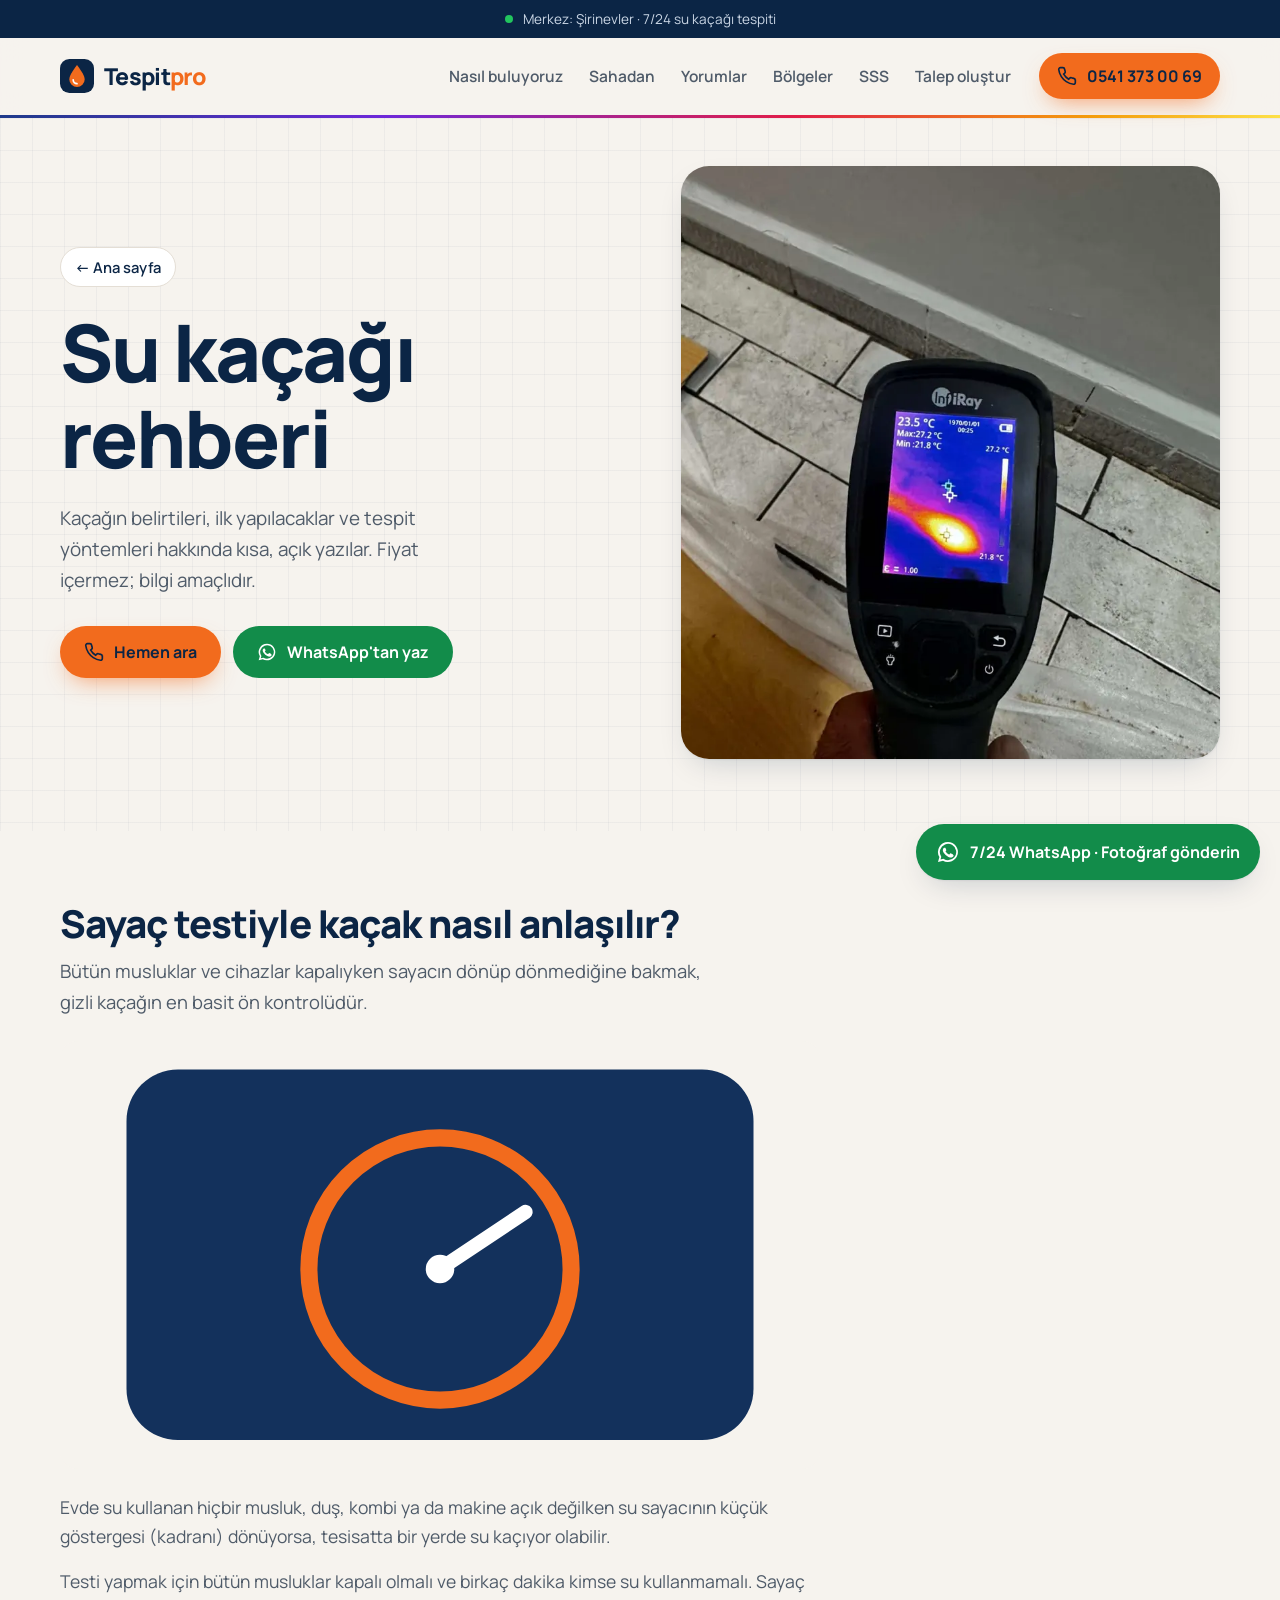
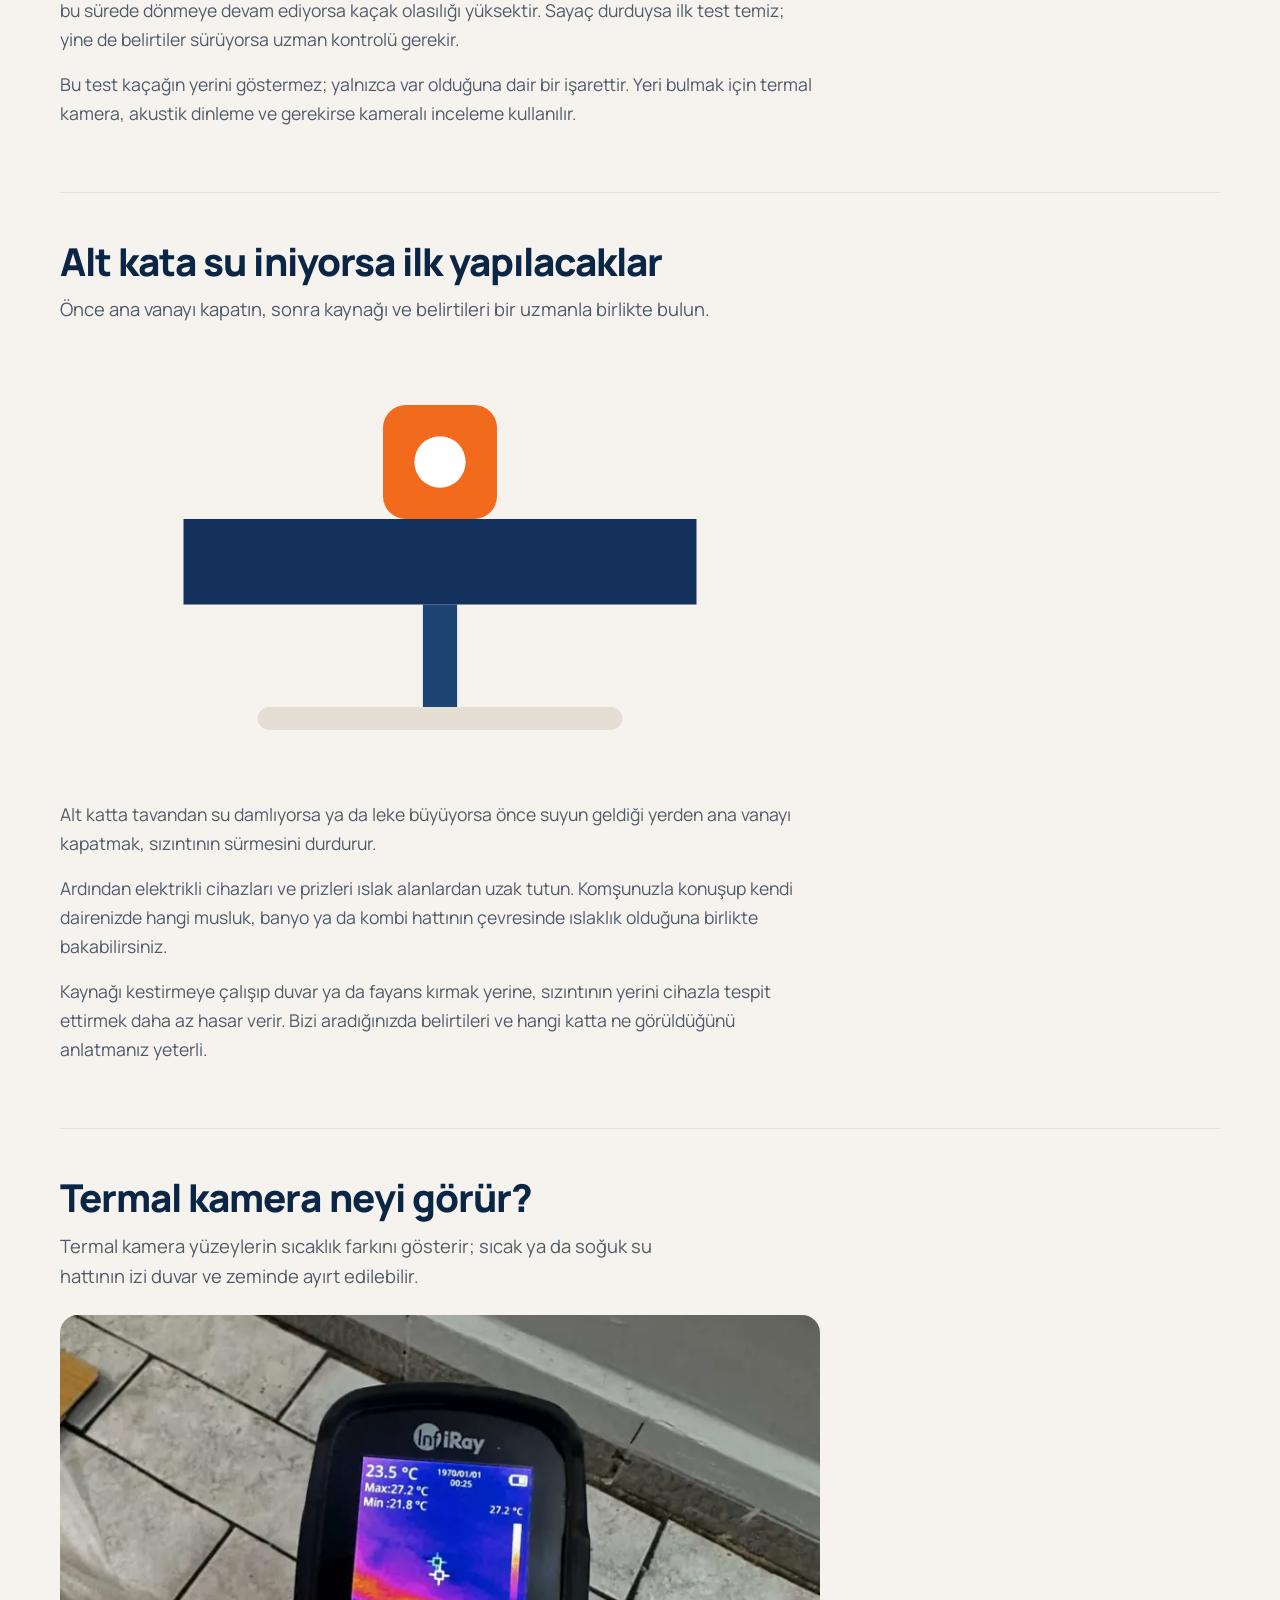
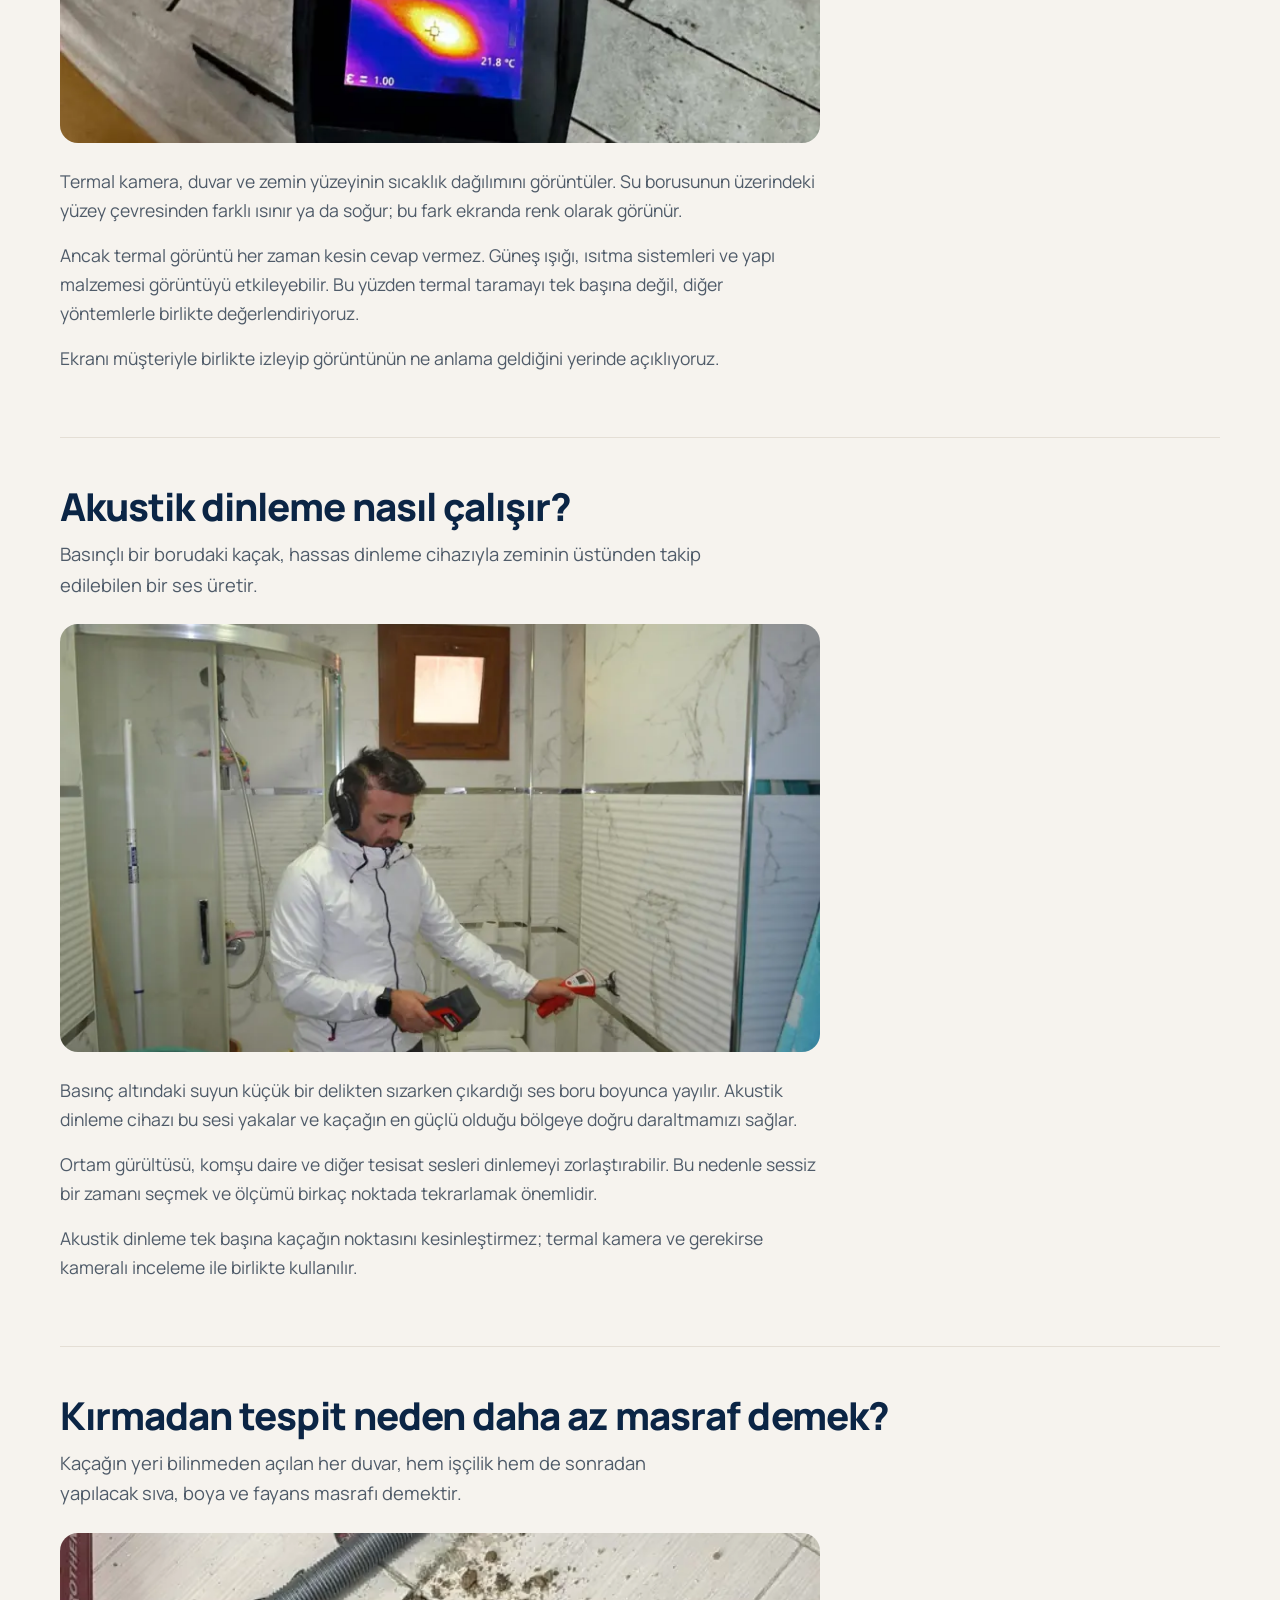
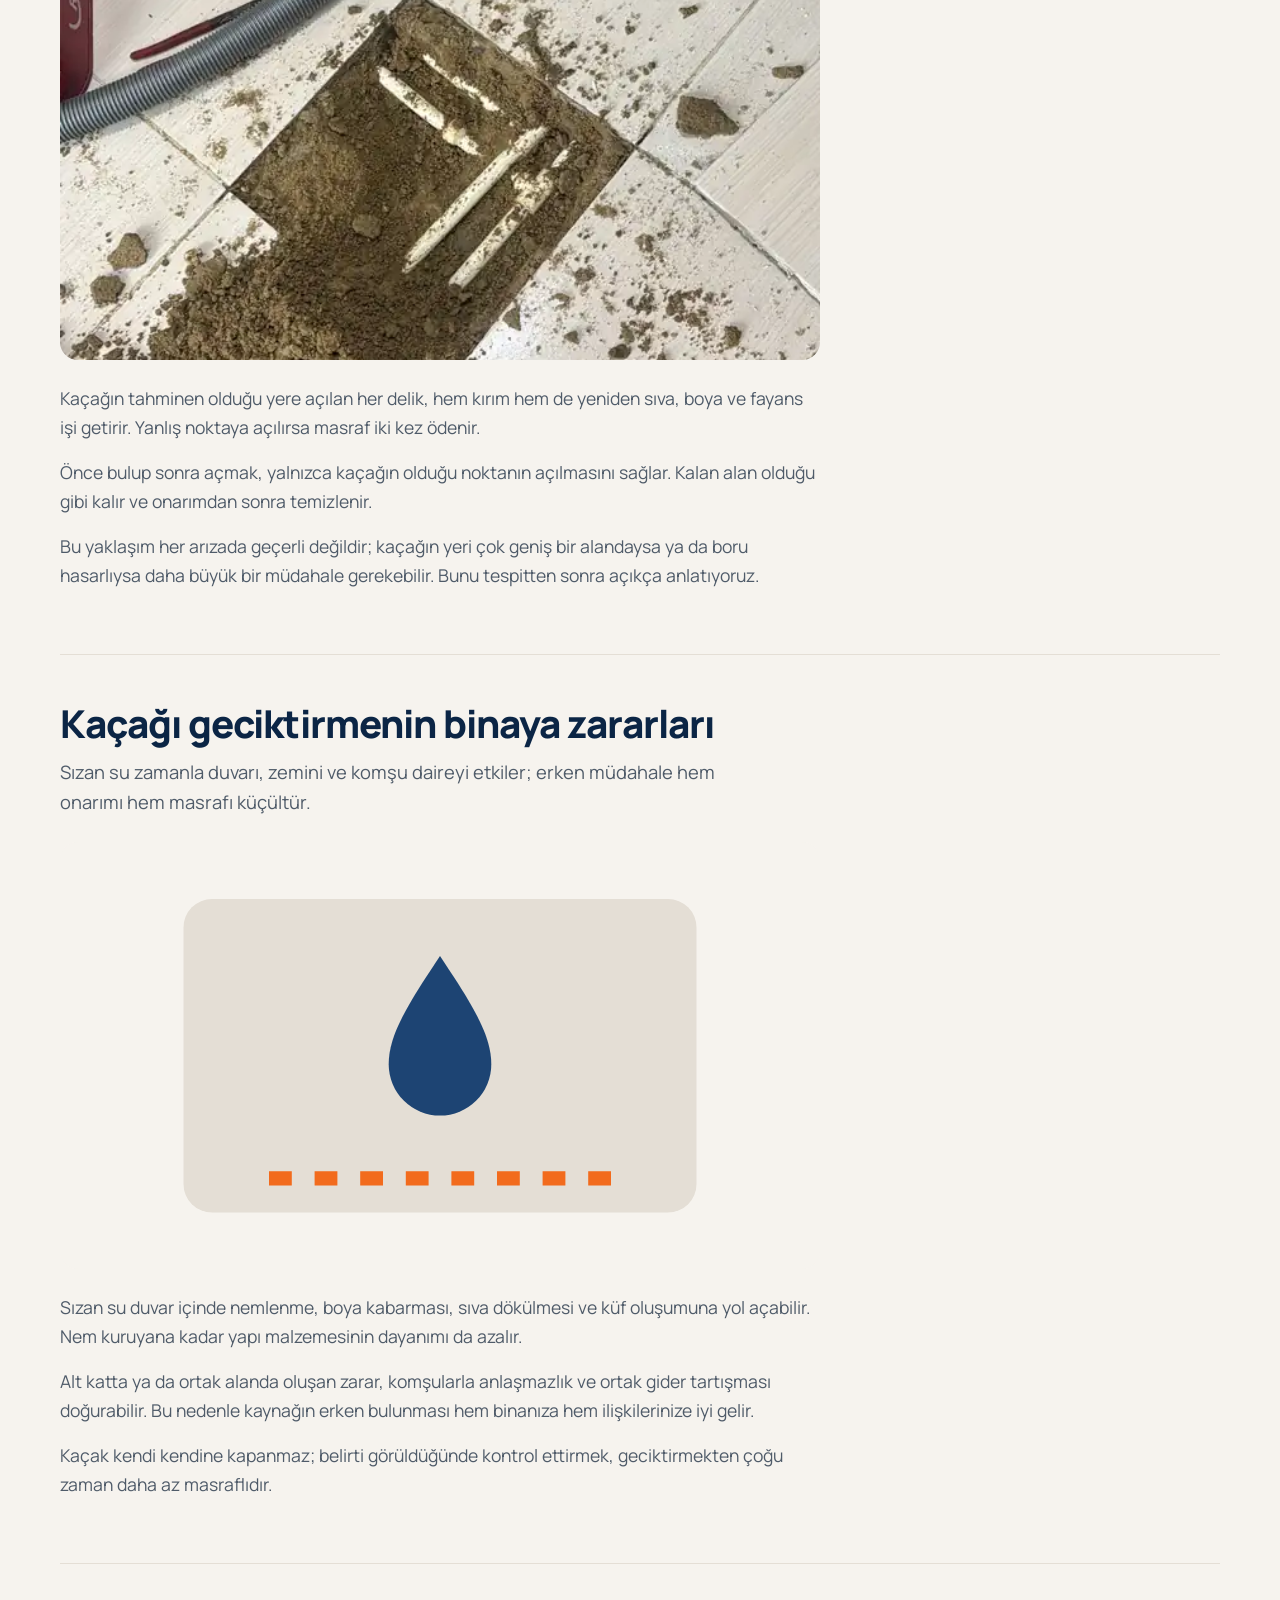
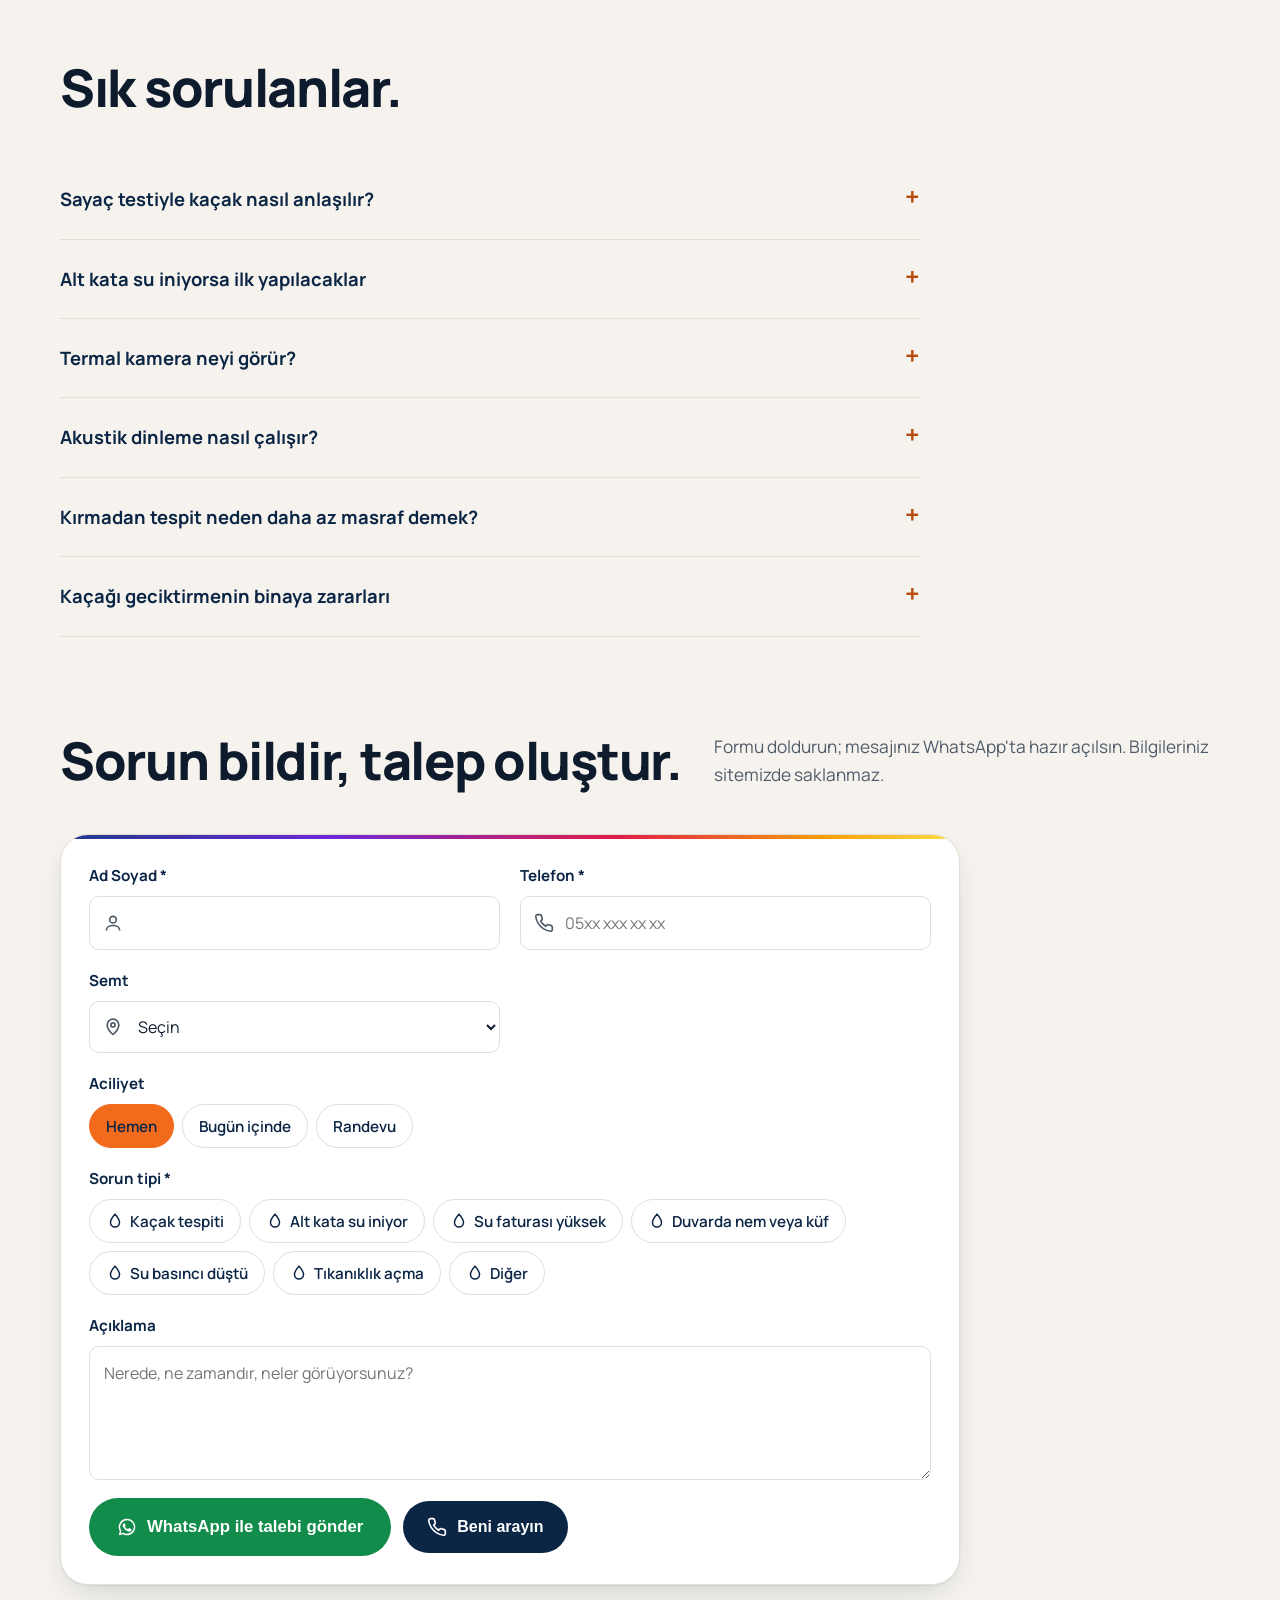
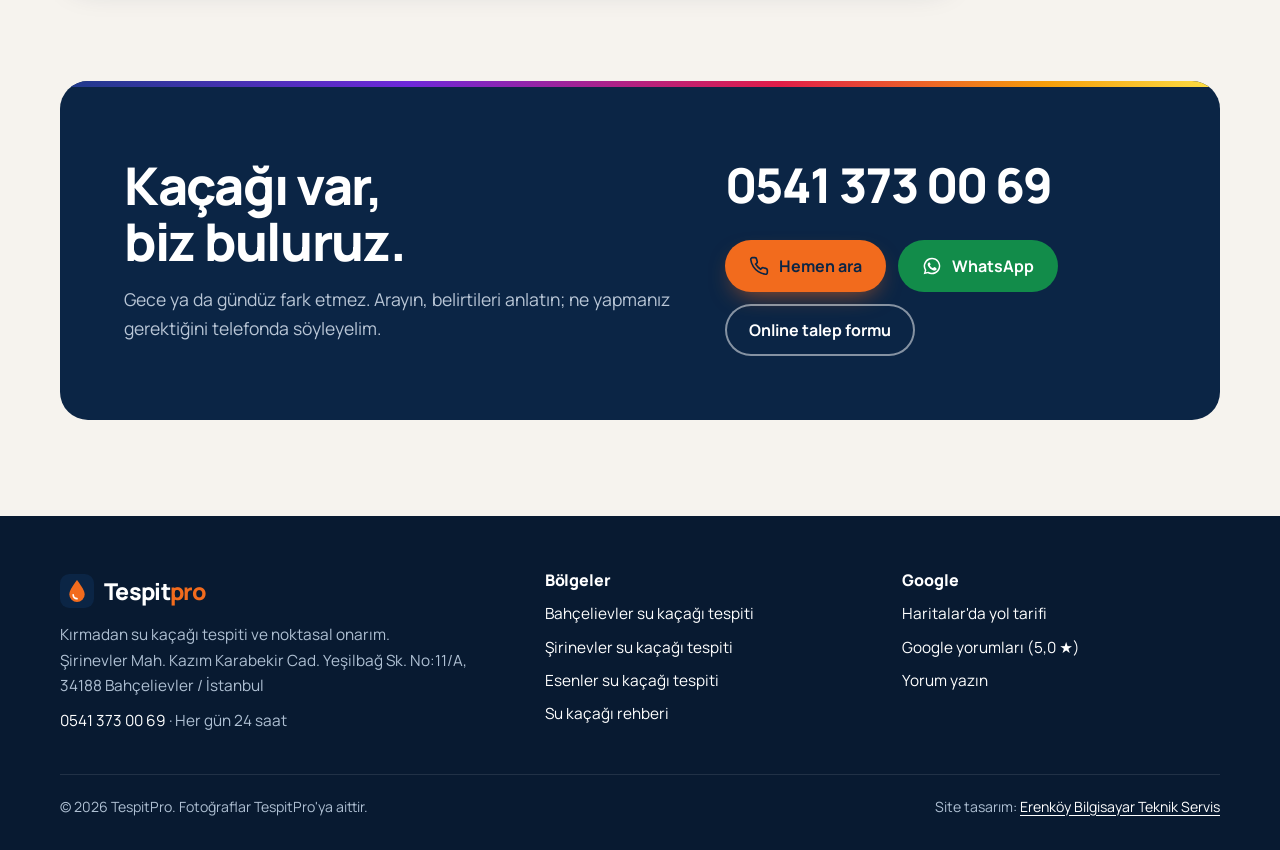
<file: docs/su-kacagi-rehberi.html>
<!doctype html>
<html lang="tr"><head>
<meta charset="utf-8"><meta name="viewport" content="width=device-width,initial-scale=1,viewport-fit=cover">
<title>Su Kaçağı Rehberi | Belirtiler, ilk adımlar, tespit · TespitPro</title>
<meta name="description" content="Sayaç testi, alt kata su inmesi, termal kamera ve akustik dinleme hakkında kısa rehber. Kırmadan su kaçağı tespiti · 0541 373 00 69.">
<link rel="canonical" href="https://bycasuz.github.io/tespitpro/su-kacagi-rehberi.html">
<meta name="theme-color" content="#0B2545">
<meta property="og:title" content="Su Kaçağı Rehberi | Belirtiler, ilk adımlar, tespit · TespitPro"><meta property="og:description" content="Sayaç testi, alt kata su inmesi, termal kamera ve akustik dinleme hakkında kısa rehber. Kırmadan su kaçağı tespiti · 0541 373 00 69.">
<meta property="og:type" content="website"><meta property="og:url" content="https://bycasuz.github.io/tespitpro/su-kacagi-rehberi.html">
<meta property="og:image" content="https://bycasuz.github.io/tespitpro/img/og.jpg"><meta property="og:locale" content="tr_TR"><meta name="twitter:card" content="summary_large_image">
<meta name="geo.region" content="TR-34"><meta name="geo.placename" content="Bahçelievler, İstanbul"><meta name="geo.position" content="40.9978802;28.8465744">
<link rel="icon" href="logo.svg" type="image/svg+xml">
<link rel="preconnect" href="https://fonts.googleapis.com"><link rel="preconnect" href="https://fonts.gstatic.com" crossorigin>
<link href="https://fonts.googleapis.com/css2?family=Manrope:wght@400;600;700;800&family=JetBrains+Mono:wght@500&display=swap" rel="stylesheet">
<link rel="preload" as="image" href="img/termal-ekran-800.webp" imagesrcset="img/termal-ekran-800.webp 800w, img/termal-ekran-1600.webp 1600w" imagesizes="(max-width:980px) 100vw, 50vw">
<link rel="stylesheet" href="style.css">
<script type="application/ld+json">{"@context":"https://schema.org","@type":"Article","headline":"Su kaçağı rehberi","description":"Sayaç testi, alt kata su inmesi, termal kamera ve akustik dinleme hakkında kısa rehber. Kırmadan su kaçağı tespiti · 0541 373 00 69.","image":"https://bycasuz.github.io/tespitpro/img/termal-ekran-1600.webp","mainEntityOfPage":"https://bycasuz.github.io/tespitpro/su-kacagi-rehberi.html","publisher":{"@type":"Organization","name":"TespitPro","logo":{"@type":"ImageObject","url":"https://bycasuz.github.io/tespitpro/logo.svg"}}}</script>
<script type="application/ld+json">{"@context":"https://schema.org","@type":"Plumber","@id":"https://bycasuz.github.io/tespitpro/#isletme","name":"TespitPro","slogan":"Kaçağı var, biz buluruz!","url":"https://bycasuz.github.io/tespitpro/","telephone":"+905413730069","image":["https://bycasuz.github.io/tespitpro/img/og.jpg","https://bycasuz.github.io/tespitpro/img/termal-duvar-1600.webp"],"logo":"https://bycasuz.github.io/tespitpro/logo.svg","description":"Bahçelievler Şirinevler merkezli; termal kamera, akustik dinleme ve kamerayla kırmadan su kaçağı tespiti ve noktasal onarım. 7/24 hizmet.","address":{"@type":"PostalAddress","streetAddress":"Şirinevler Mah. Kazım Karabekir Cad. Yeşilbağ Sk. No:11/A","addressLocality":"Bahçelievler","addressRegion":"İstanbul","postalCode":"34188","addressCountry":"TR"},"geo":{"@type":"GeoCoordinates","latitude":40.9978802,"longitude":28.8465744},"openingHoursSpecification":[{"@type":"OpeningHoursSpecification","dayOfWeek":["Monday","Tuesday","Wednesday","Thursday","Friday","Saturday","Sunday"],"opens":"00:00","closes":"23:59"}],"areaServed":[{"@type":"Place","name":"Bahçelievler, İstanbul"},{"@type":"Place","name":"Şirinevler, İstanbul"},{"@type":"Place","name":"Esenler, İstanbul"},{"@type":"Place","name":"Yenibosna, İstanbul"},{"@type":"Place","name":"Güngören, İstanbul"},{"@type":"Place","name":"Bakırköy, İstanbul"},{"@type":"Place","name":"Bağcılar, İstanbul"}],"hasMap":"https://maps.google.com/?cid=11539754779874183849","sameAs":["https://maps.google.com/?cid=11539754779874183849"],"makesOffer":[{"@type":"Offer","itemOffered":{"@type":"Service","name":"Kırmadan su kaçağı tespiti"}},{"@type":"Offer","itemOffered":{"@type":"Service","name":"Termal kamera ile su kaçağı tespiti"}},{"@type":"Offer","itemOffered":{"@type":"Service","name":"Akustik dinleme ile su kaçağı tespiti"}},{"@type":"Offer","itemOffered":{"@type":"Service","name":"Kameralı gider ve boru inceleme"}},{"@type":"Offer","itemOffered":{"@type":"Service","name":"Noktasal su kaçağı onarımı"}},{"@type":"Offer","itemOffered":{"@type":"Service","name":"Tıkanıklık açma"}}]}</script>
<script type="application/ld+json">{"@context":"https://schema.org","@type":"FAQPage","mainEntity":[{"@type":"Question","name":"Sayaç testiyle kaçak nasıl anlaşılır?","acceptedAnswer":{"@type":"Answer","text":"Bütün musluklar ve cihazlar kapalıyken sayacın dönüp dönmediğine bakmak, gizli kaçağın en basit ön kontrolüdür."}},{"@type":"Question","name":"Alt kata su iniyorsa ilk yapılacaklar","acceptedAnswer":{"@type":"Answer","text":"Önce ana vanayı kapatın, sonra kaynağı ve belirtileri bir uzmanla birlikte bulun."}},{"@type":"Question","name":"Termal kamera neyi görür?","acceptedAnswer":{"@type":"Answer","text":"Termal kamera yüzeylerin sıcaklık farkını gösterir; sıcak ya da soğuk su hattının izi duvar ve zeminde ayırt edilebilir."}},{"@type":"Question","name":"Akustik dinleme nasıl çalışır?","acceptedAnswer":{"@type":"Answer","text":"Basınçlı bir borudaki kaçak, hassas dinleme cihazıyla zeminin üstünden takip edilebilen bir ses üretir."}},{"@type":"Question","name":"Kırmadan tespit neden daha az masraf demek?","acceptedAnswer":{"@type":"Answer","text":"Kaçağın yeri bilinmeden açılan her duvar, hem işçilik hem de sonradan yapılacak sıva, boya ve fayans masrafı demektir."}},{"@type":"Question","name":"Kaçağı geciktirmenin binaya zararları","acceptedAnswer":{"@type":"Answer","text":"Sızan su zamanla duvarı, zemini ve komşu daireyi etkiler; erken müdahale hem onarımı hem masrafı küçültür."}}]}</script>
<script type="application/ld+json">{"@context":"https://schema.org","@type":"BreadcrumbList","itemListElement":[{"@type":"ListItem","position":1,"name":"TespitPro","item":"https://bycasuz.github.io/tespitpro/"},{"@type":"ListItem","position":2,"name":"Su kaçağı rehberi","item":"https://bycasuz.github.io/tespitpro/su-kacagi-rehberi.html"}]}</script>
</head><body>
<a class="atla" href="#icerik">İçeriğe geç</a>
<div class="duyuru"><span class="canli" aria-hidden="true"></span>Merkez: Şirinevler · 7/24 su kaçağı tespiti</div>
<header class="ust" id="ust"><div class="kap">
<a class="logo" href="index.html" aria-label="TespitPro ana sayfa"><svg viewBox="0 0 40 40" aria-hidden="true"><rect width="40" height="40" rx="11" fill="#0B2545"/><path d="M20 7c-5.6 7.6-9 12.6-9 17a9 9 0 0 0 18 0c0-4.4-3.4-9.4-9-17z" fill="#F26B1D"/><path d="M15.5 24.5a4.5 4.5 0 0 0 4.5 4.5" stroke="#fff" stroke-width="2" fill="none" stroke-linecap="round"/></svg><span>Tespit<b>pro</b></span></a>
<nav class="menu" aria-label="Ana menü"><a href="index.html#yontem">Nasıl buluyoruz</a><a href="index.html#galeri">Sahadan</a><a href="index.html#yorumlar">Yorumlar</a><a href="index.html#bolgeler">Bölgeler</a><a href="index.html#sss">SSS</a><a href="#talep">Talep oluştur</a></nav>
<a class="btn btn-ana" href="tel:+905413730069"><svg viewBox="0 0 24 24" fill="none" stroke="currentColor" stroke-width="2" aria-hidden="true"><path d="M22 16.9v3a2 2 0 0 1-2.2 2 19.8 19.8 0 0 1-8.6-3.1 19.5 19.5 0 0 1-6-6A19.8 19.8 0 0 1 2.1 4.2 2 2 0 0 1 4.1 2h3a2 2 0 0 1 2 1.7c.1.9.4 1.8.7 2.7a2 2 0 0 1-.5 2.1L8 9.8a16 16 0 0 0 6 6l1.3-1.3a2 2 0 0 1 2.1-.4c.9.3 1.8.6 2.7.7a2 2 0 0 1 1.7 2z"/></svg><span>0541 373 00 69</span></a>
</div></header>
<div class="termal-cizgi" aria-hidden="true"></div>
<main id="icerik"><section class="hero"><div class="kap">
<div><div class="cipler"><a class="cip" href="index.html">← Ana sayfa</a></div><h1>Su kaçağı rehberi</h1><p class="giris">Kaçağın belirtileri, ilk yapılacaklar ve tespit yöntemleri hakkında kısa, açık yazılar. Fiyat içermez; bilgi amaçlıdır.</p>
<div class="btnler"><a class="btn btn-ana" href="tel:+905413730069"><svg viewBox="0 0 24 24" fill="none" stroke="currentColor" stroke-width="2" aria-hidden="true"><path d="M22 16.9v3a2 2 0 0 1-2.2 2 19.8 19.8 0 0 1-8.6-3.1 19.5 19.5 0 0 1-6-6A19.8 19.8 0 0 1 2.1 4.2 2 2 0 0 1 4.1 2h3a2 2 0 0 1 2 1.7c.1.9.4 1.8.7 2.7a2 2 0 0 1-.5 2.1L8 9.8a16 16 0 0 0 6 6l1.3-1.3a2 2 0 0 1 2.1-.4c.9.3 1.8.6 2.7.7a2 2 0 0 1 1.7 2z"/></svg>Hemen ara</a><a class="btn btn-wa" href="https://wa.me/905413730069?text=Merhaba%2C%20su%20ka%C3%A7a%C4%9F%C4%B1%20tespiti%20i%C3%A7in%20bilgi%20almak%20istiyorum."><svg viewBox="0 0 24 24" fill="currentColor" aria-hidden="true"><path d="M12 2a10 10 0 0 0-8.6 15.1L2 22l5-1.3A10 10 0 1 0 12 2zm0 18.2a8.2 8.2 0 0 1-4.2-1.2l-.3-.2-3 .8.8-2.9-.2-.3A8.2 8.2 0 1 1 12 20.2zm4.5-6.1c-.2-.1-1.5-.7-1.7-.8s-.4-.1-.6.1-.7.8-.8 1-.3.2-.5.1a6.7 6.7 0 0 1-3.3-2.9c-.3-.4.2-.4.7-1.3.1-.2 0-.3 0-.4l-.8-1.8c-.2-.5-.4-.4-.6-.4h-.5a1 1 0 0 0-.7.3 3 3 0 0 0-.9 2.200 5.1 5.1 0 0 0 1.1 2.7 11.7 11.7 0 0 0 4.5 4c1.7.7 2.300.8 3.2.6a2.7 2.7 0 0 0 1.8-1.2 2.2 2.2 0 0 0 .1-1.2c0-.1-.2-.2-.5-.3z"/></svg>WhatsApp'tan yaz</a></div></div>
<div class="hero-gorsel"><div class="cerceve"><img src="img/termal-ekran-800.webp" srcset="img/termal-ekran-800.webp 800w, img/termal-ekran-1600.webp 1600w" sizes="(max-width:980px) 100vw, 50vw" alt="Termal kamera ekranında kaçak bölgesi görülüyor" fetchpriority="high" decoding="async"></div></div>
</div></section><section class="bolum" style="padding-top:72px"><div class="kap">
<article class="makale" id="sayac-testi"><h2>Sayaç testiyle kaçak nasıl anlaşılır?</h2><p class="makale-ozet">Bütün musluklar ve cihazlar kapalıyken sayacın dönüp dönmediğine bakmak, gizli kaçağın en basit ön kontrolüdür.</p><div class="makale-gorsel"><svg viewBox="0 0 240 150" aria-hidden="true"><rect x="10" y="10" width="220" height="130" rx="18" fill="#13315C"/><circle cx="120" cy="80" r="46" fill="none" stroke="#F26B1D" stroke-width="6"/><path d="M120 80 L150 60" stroke="#fff" stroke-width="5" stroke-linecap="round"/><circle cx="120" cy="80" r="5" fill="#fff"/></svg></div><div class="metin"><p>Evde su kullanan hiçbir musluk, duş, kombi ya da makine açık değilken su sayacının küçük göstergesi (kadranı) dönüyorsa, tesisatta bir yerde su kaçıyor olabilir.</p><p>Testi yapmak için bütün musluklar kapalı olmalı ve birkaç dakika kimse su kullanmamalı. Sayaç bu sürede dönmeye devam ediyorsa kaçak olasılığı yüksektir. Sayaç durduysa ilk test temiz; yine de belirtiler sürüyorsa uzman kontrolü gerekir.</p><p>Bu test kaçağın yerini göstermez; yalnızca var olduğuna dair bir işarettir. Yeri bulmak için termal kamera, akustik dinleme ve gerekirse kameralı inceleme kullanılır.</p></div></article>
<article class="makale" id="alt-kat-su-iniyorsa"><h2>Alt kata su iniyorsa ilk yapılacaklar</h2><p class="makale-ozet">Önce ana vanayı kapatın, sonra kaynağı ve belirtileri bir uzmanla birlikte bulun.</p><div class="makale-gorsel"><svg viewBox="0 0 240 150" aria-hidden="true"><path d="M30 60h180v30H30z" fill="#13315C"/><rect x="100" y="20" width="40" height="40" rx="8" fill="#F26B1D"/><circle cx="120" cy="40" r="9" fill="#fff"/><path d="M120 90v40" stroke="#1D4473" stroke-width="12"/><path d="M60 130h120" stroke="#E4DED5" stroke-width="8" stroke-linecap="round"/></svg></div><div class="metin"><p>Alt katta tavandan su damlıyorsa ya da leke büyüyorsa önce suyun geldiği yerden ana vanayı kapatmak, sızıntının sürmesini durdurur.</p><p>Ardından elektrikli cihazları ve prizleri ıslak alanlardan uzak tutun. Komşunuzla konuşup kendi dairenizde hangi musluk, banyo ya da kombi hattının çevresinde ıslaklık olduğuna birlikte bakabilirsiniz.</p><p>Kaynağı kestirmeye çalışıp duvar ya da fayans kırmak yerine, sızıntının yerini cihazla tespit ettirmek daha az hasar verir. Bizi aradığınızda belirtileri ve hangi katta ne görüldüğünü anlatmanız yeterli.</p></div></article>
<article class="makale" id="termal-kamera"><h2>Termal kamera neyi görür?</h2><p class="makale-ozet">Termal kamera yüzeylerin sıcaklık farkını gösterir; sıcak ya da soğuk su hattının izi duvar ve zeminde ayırt edilebilir.</p><div class="makale-gorsel"><img src="img/termal-ekran-800.webp" srcset="img/termal-ekran-800.webp 800w, img/termal-ekran-1600.webp 1600w" sizes="(max-width:980px) 100vw, 33vw" alt="Termal kamera ekranında kaçak bölgesi görülüyor" loading="lazy" decoding="async"></div><div class="metin"><p>Termal kamera, duvar ve zemin yüzeyinin sıcaklık dağılımını görüntüler. Su borusunun üzerindeki yüzey çevresinden farklı ısınır ya da soğur; bu fark ekranda renk olarak görünür.</p><p>Ancak termal görüntü her zaman kesin cevap vermez. Güneş ışığı, ısıtma sistemleri ve yapı malzemesi görüntüyü etkileyebilir. Bu yüzden termal taramayı tek başına değil, diğer yöntemlerle birlikte değerlendiriyoruz.</p><p>Ekranı müşteriyle birlikte izleyip görüntünün ne anlama geldiğini yerinde açıklıyoruz.</p></div></article>
<article class="makale" id="akustik-dinleme"><h2>Akustik dinleme nasıl çalışır?</h2><p class="makale-ozet">Basınçlı bir borudaki kaçak, hassas dinleme cihazıyla zeminin üstünden takip edilebilen bir ses üretir.</p><div class="makale-gorsel"><img src="img/akustik-banyo-800.webp" srcset="img/akustik-banyo-800.webp 800w, img/akustik-banyo-1600.webp 1600w" sizes="(max-width:980px) 100vw, 33vw" alt="Banyoda akustik dinleme cihazıyla kaçak aranıyor" loading="lazy" decoding="async"></div><div class="metin"><p>Basınç altındaki suyun küçük bir delikten sızarken çıkardığı ses boru boyunca yayılır. Akustik dinleme cihazı bu sesi yakalar ve kaçağın en güçlü olduğu bölgeye doğru daraltmamızı sağlar.</p><p>Ortam gürültüsü, komşu daire ve diğer tesisat sesleri dinlemeyi zorlaştırabilir. Bu nedenle sessiz bir zamanı seçmek ve ölçümü birkaç noktada tekrarlamak önemlidir.</p><p>Akustik dinleme tek başına kaçağın noktasını kesinleştirmez; termal kamera ve gerekirse kameralı inceleme ile birlikte kullanılır.</p></div></article>
<article class="makale" id="kirmadan-tespit"><h2>Kırmadan tespit neden daha az masraf demek?</h2><p class="makale-ozet">Kaçağın yeri bilinmeden açılan her duvar, hem işçilik hem de sonradan yapılacak sıva, boya ve fayans masrafı demektir.</p><div class="makale-gorsel"><img src="img/noktasal-acma-800.webp" srcset="img/noktasal-acma-800.webp 800w, img/noktasal-acma-1600.webp 1600w" sizes="(max-width:980px) 100vw, 33vw" alt="Zeminde yalnızca kaçak noktası açılmış" loading="lazy" decoding="async"></div><div class="metin"><p>Kaçağın tahminen olduğu yere açılan her delik, hem kırım hem de yeniden sıva, boya ve fayans işi getirir. Yanlış noktaya açılırsa masraf iki kez ödenir.</p><p>Önce bulup sonra açmak, yalnızca kaçağın olduğu noktanın açılmasını sağlar. Kalan alan olduğu gibi kalır ve onarımdan sonra temizlenir.</p><p>Bu yaklaşım her arızada geçerli değildir; kaçağın yeri çok geniş bir alandaysa ya da boru hasarlıysa daha büyük bir müdahale gerekebilir. Bunu tespitten sonra açıkça anlatıyoruz.</p></div></article>
<article class="makale" id="gecikmenin-zarari"><h2>Kaçağı geciktirmenin binaya zararları</h2><p class="makale-ozet">Sızan su zamanla duvarı, zemini ve komşu daireyi etkiler; erken müdahale hem onarımı hem masrafı küçültür.</p><div class="makale-gorsel"><svg viewBox="0 0 240 150" aria-hidden="true"><rect x="30" y="20" width="180" height="110" rx="10" fill="#E4DED5"/><path d="M120 40c-12 18-18 28-18 38a18 18 0 0 0 36 0c0-10-6-20-18-38z" fill="#1D4473"/><path d="M60 118h120" stroke="#F26B1D" stroke-width="5" stroke-dasharray="8 8"/></svg></div><div class="metin"><p>Sızan su duvar içinde nemlenme, boya kabarması, sıva dökülmesi ve küf oluşumuna yol açabilir. Nem kuruyana kadar yapı malzemesinin dayanımı da azalır.</p><p>Alt katta ya da ortak alanda oluşan zarar, komşularla anlaşmazlık ve ortak gider tartışması doğurabilir. Bu nedenle kaynağın erken bulunması hem binanıza hem ilişkilerinize iyi gelir.</p><p>Kaçak kendi kendine kapanmaz; belirti görüldüğünde kontrol ettirmek, geciktirmekten çoğu zaman daha az masraflıdır.</p></div></article>
</div></section><section class="bolum" id="sss" aria-labelledby="q-bas" style="padding-top:0"><div class="kap">
<div class="bolum-bas"><h2 id="q-bas">Sık sorulanlar.</h2></div>
<div class="sss"><details><summary>Sayaç testiyle kaçak nasıl anlaşılır?</summary><p>Bütün musluklar ve cihazlar kapalıyken sayacın dönüp dönmediğine bakmak, gizli kaçağın en basit ön kontrolüdür.</p></details>
<details><summary>Alt kata su iniyorsa ilk yapılacaklar</summary><p>Önce ana vanayı kapatın, sonra kaynağı ve belirtileri bir uzmanla birlikte bulun.</p></details>
<details><summary>Termal kamera neyi görür?</summary><p>Termal kamera yüzeylerin sıcaklık farkını gösterir; sıcak ya da soğuk su hattının izi duvar ve zeminde ayırt edilebilir.</p></details>
<details><summary>Akustik dinleme nasıl çalışır?</summary><p>Basınçlı bir borudaki kaçak, hassas dinleme cihazıyla zeminin üstünden takip edilebilen bir ses üretir.</p></details>
<details><summary>Kırmadan tespit neden daha az masraf demek?</summary><p>Kaçağın yeri bilinmeden açılan her duvar, hem işçilik hem de sonradan yapılacak sıva, boya ve fayans masrafı demektir.</p></details>
<details><summary>Kaçağı geciktirmenin binaya zararları</summary><p>Sızan su zamanla duvarı, zemini ve komşu daireyi etkiler; erken müdahale hem onarımı hem masrafı küçültür.</p></details></div>
</div></section><section class="bolum talep" id="talep" aria-labelledby="t-bas" style="padding-top:0"><div class="kap">
<div class="bolum-bas"><h2 id="t-bas">Sorun bildir, talep oluştur.</h2><p>Formu doldurun; mesajınız WhatsApp'ta hazır açılsın. Bilgileriniz sitemizde saklanmaz.</p></div>
<form class="talep-form" id="talepForm" novalidate>
<div class="alan"><label for="tf-ad">Ad Soyad <span aria-hidden="true">*</span></label><div class="girdi"><svg viewBox="0 0 24 24" fill="none" stroke="currentColor" stroke-width="2" aria-hidden="true"><circle cx="12" cy="8" r="4"/><path d="M4 21c0-4 4-6 8-6s8 2 8 6"/></svg><input id="tf-ad" name="ad" autocomplete="name" maxlength="80" required></div></div>
<div class="alan"><label for="tf-tel">Telefon <span aria-hidden="true">*</span></label><div class="girdi"><svg viewBox="0 0 24 24" fill="none" stroke="currentColor" stroke-width="2" aria-hidden="true"><path d="M22 16.9v3a2 2 0 0 1-2.2 2 19.8 19.8 0 0 1-8.6-3.1 19.5 19.5 0 0 1-6-6A19.8 19.8 0 0 1 2.1 4.2 2 2 0 0 1 4.1 2h3a2 2 0 0 1 2 1.7c.1.9.4 1.8.7 2.7a2 2 0 0 1-.5 2.1L8 9.8a16 16 0 0 0 6 6l1.3-1.3a2 2 0 0 1 2.1-.4c.9.3 1.8.6 2.7.7a2 2 0 0 1 1.7 2z"/></svg><input id="tf-tel" name="tel" type="tel" inputmode="tel" autocomplete="tel" placeholder="05xx xxx xx xx" maxlength="20" required></div></div>
<div class="alan"><label for="tf-semt">Semt</label><div class="girdi"><svg viewBox="0 0 24 24" fill="none" stroke="currentColor" stroke-width="2" aria-hidden="true"><path d="M12 21s-7-6.2-7-11.5A7 7 0 0 1 19 9.5C19 14.8 12 21 12 21z"/><circle cx="12" cy="9.5" r="2.5"/></svg><select id="tf-semt" name="semt"><option value="">Seçin</option><option>Bahçelievler</option><option>Şirinevler</option><option>Esenler</option><option>Yenibosna</option><option>Güngören</option><option>Bakırköy</option><option>Diğer</option></select></div></div>
<fieldset class="alan tam"><legend>Aciliyet</legend><div class="secim-cipler"><label class="cip-sec"><input type="radio" name="zaman" value="Hemen" checked><span>Hemen</span></label><label class="cip-sec"><input type="radio" name="zaman" value="Bugün içinde"><span>Bugün içinde</span></label><label class="cip-sec"><input type="radio" name="zaman" value="Randevu"><span>Randevu</span></label></div></fieldset>
<fieldset class="alan tam"><legend>Sorun tipi <span aria-hidden="true">*</span></legend><div class="secim-cipler"><label class="cip-sec"><input type="radio" name="konu" value="Kaçak tespiti"><span><svg viewBox="0 0 24 24" fill="none" stroke="currentColor" stroke-width="2" aria-hidden="true"><path d="M12 3s6 6.5 6 11a6 6 0 0 1-12 0c0-4.5 6-11 6-11z"/></svg>Kaçak tespiti</span></label><label class="cip-sec"><input type="radio" name="konu" value="Alt kata su iniyor"><span><svg viewBox="0 0 24 24" fill="none" stroke="currentColor" stroke-width="2" aria-hidden="true"><path d="M12 3s6 6.5 6 11a6 6 0 0 1-12 0c0-4.5 6-11 6-11z"/></svg>Alt kata su iniyor</span></label><label class="cip-sec"><input type="radio" name="konu" value="Su faturası yüksek"><span><svg viewBox="0 0 24 24" fill="none" stroke="currentColor" stroke-width="2" aria-hidden="true"><path d="M12 3s6 6.5 6 11a6 6 0 0 1-12 0c0-4.5 6-11 6-11z"/></svg>Su faturası yüksek</span></label><label class="cip-sec"><input type="radio" name="konu" value="Duvarda nem veya küf"><span><svg viewBox="0 0 24 24" fill="none" stroke="currentColor" stroke-width="2" aria-hidden="true"><path d="M12 3s6 6.5 6 11a6 6 0 0 1-12 0c0-4.5 6-11 6-11z"/></svg>Duvarda nem veya küf</span></label><label class="cip-sec"><input type="radio" name="konu" value="Su basıncı düştü"><span><svg viewBox="0 0 24 24" fill="none" stroke="currentColor" stroke-width="2" aria-hidden="true"><path d="M12 3s6 6.5 6 11a6 6 0 0 1-12 0c0-4.5 6-11 6-11z"/></svg>Su basıncı düştü</span></label><label class="cip-sec"><input type="radio" name="konu" value="Tıkanıklık açma"><span><svg viewBox="0 0 24 24" fill="none" stroke="currentColor" stroke-width="2" aria-hidden="true"><path d="M12 3s6 6.5 6 11a6 6 0 0 1-12 0c0-4.5 6-11 6-11z"/></svg>Tıkanıklık açma</span></label><label class="cip-sec"><input type="radio" name="konu" value="Diğer"><span><svg viewBox="0 0 24 24" fill="none" stroke="currentColor" stroke-width="2" aria-hidden="true"><path d="M12 3s6 6.5 6 11a6 6 0 0 1-12 0c0-4.5 6-11 6-11z"/></svg>Diğer</span></label></div><p class="hata" id="tf-konu-hata" role="alert" hidden></p></fieldset>
<div class="alan tam"><label for="tf-acik">Açıklama</label><textarea id="tf-acik" name="aciklama" rows="4" maxlength="600" placeholder="Nerede, ne zamandır, neler görüyorsunuz?"></textarea></div>
<p class="hata tam" id="tf-hata" role="alert" hidden></p>
<div class="tam talep-butonlar"><button class="btn btn-wa" type="submit"><svg viewBox="0 0 24 24" fill="currentColor" aria-hidden="true"><path d="M12 2a10 10 0 0 0-8.6 15.1L2 22l5-1.3A10 10 0 1 0 12 2zm0 18.2a8.2 8.2 0 0 1-4.2-1.2l-.3-.2-3 .8.8-2.9-.2-.3A8.2 8.2 0 1 1 12 20.2zm4.5-6.1c-.2-.1-1.5-.7-1.7-.8s-.4-.1-.6.1-.7.8-.8 1-.3.2-.5.1a6.7 6.7 0 0 1-3.3-2.9c-.3-.4.2-.4.7-1.3.1-.2 0-.3 0-.4l-.8-1.8c-.2-.5-.4-.4-.6-.4h-.5a1 1 0 0 0-.7.3 3 3 0 0 0-.9 2.200 5.1 5.1 0 0 0 1.1 2.7 11.7 11.7 0 0 0 4.5 4c1.7.7 2.300.8 3.2.6a2.7 2.7 0 0 0 1.8-1.2 2.2 2.2 0 0 0 .1-1.2c0-.1-.2-.2-.5-.3z"/></svg>WhatsApp ile talebi gönder</button><button class="btn btn-lacivert" type="button" id="beniAra"><svg viewBox="0 0 24 24" fill="none" stroke="currentColor" stroke-width="2" aria-hidden="true"><path d="M22 16.9v3a2 2 0 0 1-2.2 2 19.8 19.8 0 0 1-8.6-3.1 19.5 19.5 0 0 1-6-6A19.8 19.8 0 0 1 2.1 4.2 2 2 0 0 1 4.1 2h3a2 2 0 0 1 2 1.7c.1.9.4 1.8.7 2.7a2 2 0 0 1-.5 2.1L8 9.8a16 16 0 0 0 6 6l1.3-1.3a2 2 0 0 1 2.1-.4c.9.3 1.8.6 2.7.7a2 2 0 0 1 1.7 2z"/></svg>Beni arayın</button></div>
</form></div></section><section class="kapanis"><div class="kap"><div class="kutu">
<div><h2>Kaçağı var,<br>biz buluruz.</h2><p>Gece ya da gündüz fark etmez. Arayın, belirtileri anlatın; ne yapmanız gerektiğini telefonda söyleyelim.</p></div>
<div><a class="tel" href="tel:+905413730069">0541 373 00 69</a><div class="btnler"><a class="btn btn-ana" href="tel:+905413730069"><svg viewBox="0 0 24 24" fill="none" stroke="currentColor" stroke-width="2" aria-hidden="true"><path d="M22 16.9v3a2 2 0 0 1-2.2 2 19.8 19.8 0 0 1-8.6-3.1 19.5 19.5 0 0 1-6-6A19.8 19.8 0 0 1 2.1 4.2 2 2 0 0 1 4.1 2h3a2 2 0 0 1 2 1.7c.1.9.4 1.8.7 2.7a2 2 0 0 1-.5 2.1L8 9.8a16 16 0 0 0 6 6l1.3-1.3a2 2 0 0 1 2.1-.4c.9.3 1.8.6 2.7.7a2 2 0 0 1 1.7 2z"/></svg>Hemen ara</a><a class="btn btn-wa" href="https://wa.me/905413730069?text=Merhaba%2C%20su%20ka%C3%A7a%C4%9F%C4%B1%20tespiti%20i%C3%A7in%20bilgi%20almak%20istiyorum."><svg viewBox="0 0 24 24" fill="currentColor" aria-hidden="true"><path d="M12 2a10 10 0 0 0-8.6 15.1L2 22l5-1.3A10 10 0 1 0 12 2zm0 18.2a8.2 8.2 0 0 1-4.2-1.2l-.3-.2-3 .8.8-2.9-.2-.3A8.2 8.2 0 1 1 12 20.2zm4.5-6.1c-.2-.1-1.5-.7-1.7-.8s-.4-.1-.6.1-.7.8-.8 1-.3.2-.5.1a6.7 6.7 0 0 1-3.3-2.9c-.3-.4.2-.4.7-1.3.1-.2 0-.3 0-.4l-.8-1.8c-.2-.5-.4-.4-.6-.4h-.5a1 1 0 0 0-.7.3 3 3 0 0 0-.9 2.200 5.1 5.1 0 0 0 1.1 2.7 11.7 11.7 0 0 0 4.5 4c1.7.7 2.300.8 3.2.6a2.7 2.7 0 0 0 1.8-1.2 2.2 2.2 0 0 0 .1-1.2c0-.1-.2-.2-.5-.3z"/></svg>WhatsApp</a><a class="btn btn-hayalet-acik" href="#talep">Online talep formu</a></div></div>
</div></div></section></main>
<footer class="alt-bilgi"><div class="kap">
<div><a class="logo" href="index.html"><svg viewBox="0 0 40 40" aria-hidden="true"><rect width="40" height="40" rx="11" fill="#0B2545"/><path d="M20 7c-5.6 7.6-9 12.6-9 17a9 9 0 0 0 18 0c0-4.4-3.4-9.4-9-17z" fill="#F26B1D"/><path d="M15.5 24.5a4.5 4.5 0 0 0 4.5 4.5" stroke="#fff" stroke-width="2" fill="none" stroke-linecap="round"/></svg><span>Tespit<b>pro</b></span></a><p>Kırmadan su kaçağı tespiti ve noktasal onarım.<br>Şirinevler Mah. Kazım Karabekir Cad. Yeşilbağ Sk. No:11/A, 34188 Bahçelievler / İstanbul</p><p style="margin-top:10px"><a href="tel:+905413730069">0541 373 00 69</a> · Her gün 24 saat</p></div>
<div><h3>Bölgeler</h3><ul><li><a href="bahcelievler-su-kacagi-tespiti.html">Bahçelievler su kaçağı tespiti</a></li><li><a href="sirinevler-su-kacagi-tespiti.html">Şirinevler su kaçağı tespiti</a></li><li><a href="esenler-su-kacagi-tespiti.html">Esenler su kaçağı tespiti</a></li><li><a href="su-kacagi-rehberi.html">Su kaçağı rehberi</a></li></ul></div>
<div><h3>Google</h3><ul><li><a href="https://maps.google.com/?cid=11539754779874183849">Haritalar'da yol tarifi</a></li><li><a href="https://maps.google.com/?cid=11539754779874183849">Google yorumları (5,0 ★)</a></li><li><a href="https://search.google.com/local/writereview?placeid=ChIJu-e2S3qlyhQRqUqEAdVxJaA">Yorum yazın</a></li></ul></div>
<p class="telif">© 2026 TespitPro. Fotoğraflar TespitPro'ya aittir. <span class="imza">Site tasarım: <a href="https://www.erenkoybilgisayar.com.tr/">Erenköy Bilgisayar Teknik Servis</a></span></p>
</div></footer>
<div class="sabit"><a class="btn btn-ana" href="tel:+905413730069"><svg viewBox="0 0 24 24" fill="none" stroke="currentColor" stroke-width="2" aria-hidden="true"><path d="M22 16.9v3a2 2 0 0 1-2.2 2 19.8 19.8 0 0 1-8.6-3.1 19.5 19.5 0 0 1-6-6A19.8 19.8 0 0 1 2.1 4.2 2 2 0 0 1 4.1 2h3a2 2 0 0 1 2 1.7c.1.9.4 1.8.7 2.7a2 2 0 0 1-.5 2.1L8 9.8a16 16 0 0 0 6 6l1.3-1.3a2 2 0 0 1 2.1-.4c.9.3 1.8.6 2.7.7a2 2 0 0 1 1.7 2z"/></svg>Ara</a><a class="btn btn-wa" href="https://wa.me/905413730069?text=Merhaba%2C%20su%20ka%C3%A7a%C4%9F%C4%B1%20tespiti%20i%C3%A7in%20bilgi%20almak%20istiyorum."><svg viewBox="0 0 24 24" fill="currentColor" aria-hidden="true"><path d="M12 2a10 10 0 0 0-8.6 15.1L2 22l5-1.3A10 10 0 1 0 12 2zm0 18.2a8.2 8.2 0 0 1-4.2-1.2l-.3-.2-3 .8.8-2.9-.2-.3A8.2 8.2 0 1 1 12 20.2zm4.5-6.1c-.2-.1-1.5-.7-1.7-.8s-.4-.1-.6.1-.7.8-.8 1-.3.2-.5.1a6.7 6.7 0 0 1-3.3-2.9c-.3-.4.2-.4.7-1.3.1-.2 0-.3 0-.4l-.8-1.8c-.2-.5-.4-.4-.6-.4h-.5a1 1 0 0 0-.7.3 3 3 0 0 0-.9 2.200 5.1 5.1 0 0 0 1.1 2.7 11.7 11.7 0 0 0 4.5 4c1.7.7 2.300.8 3.2.6a2.7 2.7 0 0 0 1.8-1.2 2.2 2.2 0 0 0 .1-1.2c0-.1-.2-.2-.5-.3z"/></svg>WhatsApp</a></div>
<script>
(function(){var u=document.getElementById("ust");addEventListener("scroll",function(){u.classList.toggle("kaydi",scrollY>8)},{passive:true});
var g=document.getElementById("yg");if(!g)return;var im=g.querySelector("img"),fc=g.querySelector("figcaption"),b=[].slice.call(document.querySelectorAll(".yontem-btn"));
b.forEach(function(x,i){x.addEventListener("click",function(){b.forEach(function(y){y.setAttribute("aria-selected",y===x)});var f=x.dataset.foto;im.srcset="img/"+f+"-800.webp 800w, img/"+f+"-1600.webp 1600w";im.src="img/"+f+"-800.webp";im.alt=x.dataset.alt;fc.textContent=x.dataset.not});
x.addEventListener("keydown",function(e){var k={ArrowDown:1,ArrowRight:1,ArrowUp:-1,ArrowLeft:-1}[e.key];if(k){e.preventDefault();var n=b[(i+k+b.length)%b.length];n.focus();n.click()}})});})();
</script>
<button class="sohbet-ac" id="sohbetAc" type="button" aria-expanded="false" aria-controls="sohbet"><svg viewBox="0 0 24 24" fill="currentColor" aria-hidden="true"><path d="M12 2a10 10 0 0 0-8.6 15.1L2 22l5-1.3A10 10 0 1 0 12 2zm0 18.2a8.2 8.2 0 0 1-4.2-1.2l-.3-.2-3 .8.8-2.9-.2-.3A8.2 8.2 0 1 1 12 20.2zm4.5-6.1c-.2-.1-1.5-.7-1.7-.8s-.4-.1-.6.1-.7.8-.8 1-.3.2-.5.1a6.7 6.7 0 0 1-3.3-2.9c-.3-.4.2-.4.7-1.3.1-.2 0-.3 0-.4l-.8-1.8c-.2-.5-.4-.4-.6-.4h-.5a1 1 0 0 0-.7.3 3 3 0 0 0-.9 2.200 5.1 5.1 0 0 0 1.1 2.7 11.7 11.7 0 0 0 4.5 4c1.7.7 2.300.8 3.2.6a2.7 2.7 0 0 0 1.8-1.2 2.2 2.2 0 0 0 .1-1.2c0-.1-.2-.2-.5-.3z"/></svg><span>7/24 WhatsApp · Fotoğraf gönderin</span></button>
<section class="sohbet" id="sohbet" role="dialog" aria-labelledby="sh-bas" hidden>
<header class="sohbet-bas"><div><strong id="sh-bas">TespitPro</strong><span class="sohbet-durum"><span class="nokta"></span>7/24 çevrimiçi</span></div><button class="sohbet-kapat" id="sohbetKapat" type="button" aria-label="Sohbeti kapat">×</button></header>
<div class="sohbet-govde" id="shGovde" aria-live="polite"><div class="balon gelen">Merhaba! Su kaçağı belirtinizi yazın, WhatsApp'tan ekibimize iletelim.</div></div>
<div class="hizli"><button type="button">Alt kata su iniyor</button><button type="button">Su faturam yüksek</button><button type="button">Duvarda nem var</button><button type="button">Randevu almak istiyorum</button></div>
<form class="sohbet-form" id="shForm"><label class="sr" for="shMetin">Mesajınız</label><textarea id="shMetin" rows="2" maxlength="400" placeholder="Mesajınızı yazın"></textarea><button class="btn btn-wa" type="submit">Gönder</button></form>
</section>
<script>
(function(){
var WA_BASE="https://wa.me/905413730069?text=";
var rm=matchMedia("(prefers-reduced-motion: reduce)").matches;
function waAc(m){var a=document.createElement("a");a.href=WA_BASE+encodeURIComponent(m);a.target="_blank";a.rel="noopener";document.body.appendChild(a);a.click();a.remove()}
var sl=document.querySelector("[data-slider]");
if(sl){
 var sd=[].slice.call(sl.querySelectorAll(".slayt")),nk=[].slice.call(sl.querySelectorAll(".nokta-btn")),pb=sl.querySelector(".sk-durdur"),i=0,t=null,elle=false,ustte=false,odakta=false;
 function git(n){i=(n+sd.length)%sd.length;sd.forEach(function(s,k){s.hidden=k!==i});nk.forEach(function(b,k){b.setAttribute("aria-current",k===i?"true":"false")})}
 function guncelle(){clearInterval(t);t=null;if(!rm&&!elle&&!ustte&&!odakta)t=setInterval(function(){git(i+1)},6000)}
 sl.addEventListener("mouseenter",function(){ustte=true;guncelle()});
 sl.addEventListener("mouseleave",function(){ustte=false;guncelle()});
 sl.addEventListener("focusin",function(){odakta=true;guncelle()});
 sl.addEventListener("focusout",function(){odakta=false;guncelle()});
 pb.addEventListener("click",function(){elle=!elle;pb.setAttribute("aria-pressed",String(elle));pb.querySelector("span").textContent=elle?"Oynat":"Durdur";pb.setAttribute("aria-label",elle?"Slayt geçişini başlat":"Slayt geçişini durdur");guncelle()});
 sl.querySelector(".sk-onceki").addEventListener("click",function(){git(i-1)});
 sl.querySelector(".sk-sonraki").addEventListener("click",function(){git(i+1)});
 nk.forEach(function(b,k){b.addEventListener("click",function(){git(k)})});
 git(0);guncelle();
}
var f=document.getElementById("talepForm");
if(f){
 var hata=document.getElementById("tf-hata"),kh=document.getElementById("tf-konu-hata");
 function hataGoster(el,m){hata.textContent=m;hata.hidden=false;el.focus()}
 f.addEventListener("submit",function(e){
  e.preventDefault();hata.hidden=true;kh.hidden=true;
  var ad=f.ad.value.trim(),tel=f.tel.value.replace(/[\s()\-]/g,""),konu=f.querySelector('input[name="konu"]:checked');
  if(ad.length<2)return hataGoster(f.ad,"Lütfen adınızı yazın.");
  if(!/^(?:\+?90|0)?5\d{9}$/.test(tel))return hataGoster(f.tel,"Geçerli bir cep telefonu numarası yazın (05xx xxx xx xx).");
  if(!konu){kh.textContent="Lütfen bir sorun tipi seçin.";kh.hidden=false;f.konu[0].focus();return}
  var m=["Merhaba, su kaçağı için talep oluşturmak istiyorum.","Ad: "+ad,"Telefon: "+f.tel.value.trim(),"Semt: "+(f.semt.value||"Belirtilmedi"),"Sorun: "+konu.value,"Zaman: "+f.zaman.value];
  var acik=f.aciklama.value.trim();if(acik)m.push("Açıklama: "+acik);
  waAc(m.join("\n"));
 });
}
var ba=document.getElementById("beniAra");
if(ba)ba.addEventListener("click",function(){var ad=f.ad.value.trim(),tel=f.tel.value.trim(),m="Merhaba, beni arayın.";if(ad)m+=" Adım: "+ad+".";if(tel)m+=" Telefon: "+tel;waAc(m)});
var sb=document.getElementById("sohbetAc");
if(sb){
 var sh=document.getElementById("sohbet"),sk=document.getElementById("sohbetKapat"),tx=document.getElementById("shMetin"),gv=document.getElementById("shGovde"),sf=document.getElementById("shForm");
 function balon(m,c){var d=document.createElement("div");d.className="balon "+c;d.textContent=m;gv.appendChild(d);gv.scrollTop=gv.scrollHeight}
 function sohbetGoster(a){sh.hidden=!a;sb.setAttribute("aria-expanded",String(a));if(a)tx.focus();else sb.focus()}
 sb.addEventListener("click",function(){sohbetGoster(sh.hidden)});
 sk.addEventListener("click",function(){sohbetGoster(false)});
 document.addEventListener("keydown",function(e){if(e.key==="Escape"&&!sh.hidden)sohbetGoster(false)});
 [].slice.call(sh.querySelectorAll(".hizli button")).forEach(function(b){b.addEventListener("click",function(){tx.value=b.textContent;tx.focus()})});
 sf.addEventListener("submit",function(e){e.preventDefault();var t=tx.value.trim();if(!t){tx.focus();return}balon(t,"giden");waAc(t);tx.value="";balon("WhatsApp'ta mesajınız hazır. Gönderdiğinizde ekibimiz yanıtlar.","gelen")});
}
})();
</script>
</body></html>
</file>
<file: docs/style.css>
/* TespitPro tasarım sistemi — tüm değerler burada (DESIGN.md ile aynı) */
:root{
  --lacivert:#0B2545;--lacivert-2:#13315C;--lacivert-3:#1D4473;
  --turuncu:#F26B1D;--turuncu-koyu:#B94A0B;--turuncu-acik:#FFE7D6;
  --zemin:#F6F3EE;--kart:#FFFFFF;--yazi:#0E1B2C;--soluk:#4F5B69;--cizgi:#E4DED5;
  --yesil:#128C4A;
  --termal:linear-gradient(90deg,#1E3A8A 0%,#6D28D9 30%,#E11D48 62%,#F59E0B 85%,#FDE047 100%);
  --r-s:10px;--r-m:18px;--r-l:28px;
  --golge:0 1px 2px rgba(11,37,69,.06),0 12px 32px -12px rgba(11,37,69,.22);
  --font:"Manrope",system-ui,-apple-system,"Segoe UI",Roboto,Arial,sans-serif;
  --kap:1200px;
}
*{box-sizing:border-box}
html{scroll-behavior:smooth}
body{margin:0;font:400 17px/1.65 var(--font);background:var(--zemin);color:var(--yazi);-webkit-font-smoothing:antialiased}
img{max-width:100%;display:block}
a{color:inherit}
:focus-visible{outline:3px solid var(--turuncu);outline-offset:3px;border-radius:6px}
.kap{max-width:var(--kap);margin:0 auto;padding:0 20px}
h1,h2,h3{font-weight:800;letter-spacing:-.025em;line-height:1.08;margin:0}
h2{font-size:clamp(2rem,4.2vw,3.25rem)}
h3{font-size:1.2rem;letter-spacing:-.01em}
p{margin:0}
.atla{position:absolute;left:-999px}.atla:focus{left:16px;top:12px;z-index:50;background:#fff;padding:8px 12px}

/* Düğmeler */
.btn{display:inline-flex;align-items:center;gap:10px;min-height:52px;padding:0 24px;border-radius:999px;font-weight:700;font-size:1rem;text-decoration:none;transition:transform .15s ease,background .15s ease,box-shadow .15s ease;border:0;cursor:pointer}
.btn:hover{transform:translateY(-1px)}
.btn-ana{background:var(--turuncu);color:var(--lacivert);box-shadow:0 10px 24px -10px rgba(242,107,29,.7)}
.btn-ana:hover{background:#FF7A2A}
.btn-wa{background:var(--yesil);color:#fff}
.btn-hayalet{background:transparent;color:var(--lacivert);box-shadow:inset 0 0 0 2px var(--lacivert)}
.btn svg{width:20px;height:20px;flex:none}

/* Üst bar */
.ust{position:sticky;top:0;z-index:20;background:rgba(246,243,238,.86);backdrop-filter:saturate(1.4) blur(12px);border-bottom:1px solid transparent;transition:border-color .2s}
.ust.kaydi{border-color:var(--cizgi)}
.ust .kap{display:flex;align-items:center;gap:28px;height:76px}
.logo{display:flex;align-items:center;gap:10px;font-weight:800;font-size:1.45rem;letter-spacing:-.03em;text-decoration:none;color:var(--lacivert)}
.logo b{color:var(--turuncu);font-weight:800}
.logo svg{width:34px;height:34px}
.menu{display:flex;gap:26px;margin-left:auto}
.menu a{text-decoration:none;font-weight:600;font-size:.97rem;color:var(--soluk)}
.menu a:hover{color:var(--lacivert)}
.ust .btn{min-height:46px;padding:0 18px}

/* Hero */
.hero{position:relative;padding:48px 0 72px;overflow:hidden}
.hero .kap{display:grid;grid-template-columns:1.05fr 1fr;gap:56px;align-items:center}
.cipler{display:flex;flex-wrap:wrap;gap:8px;margin-bottom:22px}
.cip{display:inline-flex;align-items:center;gap:8px;background:#fff;border:1px solid var(--cizgi);border-radius:999px;padding:7px 14px;font-size:.92rem;font-weight:600;color:var(--lacivert);text-decoration:none}
.cip .nokta{width:8px;height:8px;border-radius:50%;background:#16A34A;box-shadow:0 0 0 4px rgba(22,163,74,.18)}
.cip .yildiz{color:#E8A317}
.hero h1{font-size:clamp(2.6rem,6.2vw,5.2rem);color:var(--lacivert)}
.hero h1 em{font-style:normal;position:relative;white-space:nowrap}
.hero h1 em::after{content:"";position:absolute;left:0;right:0;bottom:.04em;height:.12em;background:var(--termal);border-radius:99px}
.hero .giris{font-size:1.18rem;color:var(--soluk);margin:22px 0 30px;max-width:34ch}
.btnler{display:flex;flex-wrap:wrap;gap:12px}
.semtler{margin-top:26px;font-size:.95rem;color:var(--soluk)}
.semtler strong{color:var(--lacivert)}
.hero-gorsel{position:relative}
.hero-gorsel .cerceve{position:relative;border-radius:var(--r-l);overflow:hidden;aspect-ratio:4/4.4;box-shadow:var(--golge)}
.hero-gorsel img{width:100%;height:100%;object-fit:cover}
.tarama{position:absolute;left:0;right:0;height:3px;background:var(--termal);top:0;opacity:.9;box-shadow:0 0 18px 4px rgba(242,107,29,.35);animation:tara 2.8s cubic-bezier(.6,0,.4,1) .4s 1 both}
@keyframes tara{0%{top:0;opacity:0}10%{opacity:1}90%{opacity:1}100%{top:100%;opacity:0}}
.etiket{position:absolute;background:#fff;border-radius:var(--r-m);box-shadow:var(--golge);padding:14px 16px;font-size:.92rem;line-height:1.35}
.etiket strong{display:block;color:var(--lacivert);font-size:1rem}
.etiket.e1{left:-28px;bottom:42px;max-width:240px}
.etiket.e2{right:-18px;top:34px;display:flex;gap:12px;align-items:center}
.etiket.e2 .puan{font-size:2rem;font-weight:800;color:var(--lacivert);line-height:1}
.termal-serit{height:6px;width:100%;border-radius:99px;background:var(--termal);margin-top:10px}

/* Belirtiler (koyu bant) */
.koyu{background:var(--lacivert);color:#fff}
.belirti{padding:84px 0}
.belirti .kap{display:grid;grid-template-columns:.9fr 1.1fr;gap:56px;align-items:start}
.belirti h2{color:#fff}
.belirti p.alt{color:#B9C6D6;margin-top:18px;font-size:1.08rem;max-width:40ch}
.belirti ol{list-style:none;margin:0;padding:0;display:grid;grid-template-columns:1fr 1fr;gap:1px;background:rgba(255,255,255,.12);border-radius:var(--r-m);overflow:hidden}
.belirti li{background:var(--lacivert);padding:26px 24px;display:flex;flex-direction:column;gap:8px}
.belirti li span{font-size:.85rem;font-weight:800;color:var(--turuncu);letter-spacing:.08em}
.belirti li strong{font-size:1.15rem}
.belirti li p{color:#B9C6D6;font-size:.98rem}

/* Bölüm */
.bolum{padding:96px 0}
.bolum-bas{display:flex;justify-content:space-between;align-items:end;gap:32px;margin-bottom:44px}
.bolum-bas p{color:var(--soluk);max-width:46ch;font-size:1.08rem}

/* Yöntemler */
.yontem{display:grid;grid-template-columns:1fr 1.15fr;gap:40px;align-items:stretch}
.yontem-liste{display:flex;flex-direction:column;gap:10px}
.yontem-btn{all:unset;box-sizing:border-box;cursor:pointer;display:grid;grid-template-columns:44px 1fr;gap:16px;align-items:start;padding:20px 22px;border-radius:var(--r-m);background:transparent;border:1px solid var(--cizgi);transition:background .2s,border-color .2s}
.yontem-btn:hover{background:#fff}
.yontem-btn[aria-selected="true"]{background:#fff;border-color:var(--lacivert);box-shadow:var(--golge)}
.yontem-btn .no{width:44px;height:44px;border-radius:12px;display:grid;place-items:center;font-weight:800;background:var(--turuncu-acik);color:var(--turuncu-koyu)}
.yontem-btn[aria-selected="true"] .no{background:var(--lacivert);color:#fff}
.yontem-btn strong{font-size:1.15rem;color:var(--lacivert)}
.yontem-btn p{color:var(--soluk);font-size:.98rem;margin-top:4px}
.yontem-gorsel{position:relative;border-radius:var(--r-l);overflow:hidden;min-height:460px;background:var(--lacivert)}
.yontem-gorsel img{position:absolute;inset:0;width:100%;height:100%;object-fit:cover;transition:opacity .35s ease}
.yontem-gorsel figcaption{position:absolute;left:16px;right:16px;bottom:16px;background:rgba(11,37,69,.82);backdrop-filter:blur(6px);color:#fff;padding:14px 18px;border-radius:var(--r-m);font-weight:600}

/* Süreç */
.surec{display:grid;grid-template-columns:repeat(4,1fr);gap:0;counter-reset:a;border-top:1px solid var(--cizgi)}
.surec li{list-style:none;padding:28px 24px 0 0;position:relative}
.surec li::before{counter-increment:a;content:"0" counter(a);display:block;font-weight:800;font-size:3rem;letter-spacing:-.04em;color:transparent;-webkit-text-stroke:1.5px var(--lacivert);margin-bottom:10px}
.surec li::after{content:"";position:absolute;top:-2px;left:0;width:56px;height:3px;background:var(--turuncu)}
.surec strong{display:block;font-size:1.15rem;color:var(--lacivert);margin-bottom:6px}
.surec p{color:var(--soluk)}
ol.surec{padding:0;margin:0}

/* Galeri */
.galeri{display:grid;grid-template-columns:repeat(12,1fr);grid-auto-rows:130px;gap:14px}
.galeri figure{margin:0;position:relative;border-radius:var(--r-m);overflow:hidden;background:#ddd}
.galeri img{width:100%;height:100%;object-fit:cover;transition:transform .5s ease}
.galeri figure:hover img{transform:scale(1.04)}
.galeri figcaption{position:absolute;left:12px;bottom:12px;background:rgba(255,255,255,.92);color:var(--lacivert);font-weight:700;font-size:.88rem;padding:6px 12px;border-radius:999px}
.g1{grid-column:span 7;grid-row:span 3}.g2{grid-column:span 5;grid-row:span 2}.g3{grid-column:span 5;grid-row:span 3}.g4{grid-column:span 4;grid-row:span 2}.g5{grid-column:span 3;grid-row:span 2}

/* Yorumlar */
.yorum-bas{display:flex;align-items:center;gap:28px;flex-wrap:wrap}
.buyuk-puan{display:flex;align-items:center;gap:16px;background:#fff;border:1px solid var(--cizgi);border-radius:var(--r-m);padding:14px 20px}
.buyuk-puan b{font-size:2.6rem;line-height:1;color:var(--lacivert)}
.buyuk-puan .yildizlar{color:#E8A317;letter-spacing:2px}
.buyuk-puan small{color:var(--soluk);display:block}
.yorum-serit{display:grid;grid-auto-flow:column;grid-auto-columns:minmax(300px,380px);gap:16px;overflow-x:auto;scroll-snap-type:x mandatory;padding:4px 20px 20px;margin:0 -20px;scrollbar-width:thin}
.yorum-kart{scroll-snap-align:start;background:#fff;border:1px solid var(--cizgi);border-radius:var(--r-m);padding:24px;display:flex;flex-direction:column;gap:14px}
.yorum-kart .yildizlar{color:#E8A317;letter-spacing:2px}
.yorum-kart blockquote{margin:0;color:var(--yazi);font-size:1rem}
.yorum-kart footer{margin-top:auto;display:flex;align-items:center;gap:10px;font-size:.92rem;color:var(--soluk)}
.yorum-kart .bas-harf{width:36px;height:36px;border-radius:50%;display:grid;place-items:center;background:var(--lacivert);color:#fff;font-weight:800}
.yorum-kart footer strong{color:var(--yazi);display:block}

/* Kimlere */
.kimlere{display:grid;grid-template-columns:repeat(4,1fr);gap:14px}
.kimlere div{background:#fff;border:1px solid var(--cizgi);border-radius:var(--r-m);padding:24px}
.kimlere strong{display:block;color:var(--lacivert);font-size:1.1rem;margin-bottom:6px}
.kimlere p{color:var(--soluk);font-size:.97rem}

/* Bölgeler */
.bolge{display:grid;grid-template-columns:1fr 1.2fr;gap:40px;align-items:stretch}
.bolge-liste{display:flex;flex-direction:column;border-top:1px solid var(--cizgi)}
.bolge-liste a,.bolge-liste span{display:flex;justify-content:space-between;align-items:center;padding:20px 4px;border-bottom:1px solid var(--cizgi);text-decoration:none;font-weight:700;font-size:1.25rem;color:var(--lacivert)}
.bolge-liste a:hover{color:var(--turuncu-koyu)}
.bolge-liste small{font-weight:600;font-size:.9rem;color:var(--soluk)}
.harita{border-radius:var(--r-l);overflow:hidden;min-height:420px;border:1px solid var(--cizgi);background:#e9e5df}
.harita iframe{width:100%;height:100%;min-height:420px;border:0;display:block}

/* SSS */
.sss{max-width:860px}
.sss details{border-bottom:1px solid var(--cizgi)}
.sss summary{list-style:none;cursor:pointer;display:flex;justify-content:space-between;gap:20px;padding:24px 0;font-weight:700;font-size:1.15rem;color:var(--lacivert)}
.sss summary::-webkit-details-marker{display:none}
.sss summary::after{content:"+";font-size:1.6rem;line-height:1;color:var(--turuncu-koyu);transition:transform .2s}
.sss details[open] summary::after{transform:rotate(45deg)}
.sss details p{padding:0 0 24px;color:var(--soluk);max-width:70ch}

/* Kapanış */
.kapanis{padding:0 0 96px}
.kapanis .kutu{position:relative;overflow:hidden;background:var(--lacivert);color:#fff;border-radius:var(--r-l);padding:64px;display:grid;grid-template-columns:1.3fr 1fr;gap:40px;align-items:center}
.kapanis .kutu::before{content:"";position:absolute;left:0;right:0;top:0;height:6px;background:var(--termal)}
.kapanis h2{color:#fff}
.kapanis p{color:#B9C6D6;margin-top:14px;font-size:1.1rem}
.kapanis .tel{font-size:clamp(2rem,4vw,3rem);font-weight:800;letter-spacing:-.03em;color:#fff;text-decoration:none;display:block;margin-bottom:16px}

/* Alt bilgi */
.alt-bilgi{background:#081A31;color:#AFC0D3;padding:56px 0 32px;font-size:.96rem}
.alt-bilgi .kap{display:grid;grid-template-columns:1.4fr 1fr 1fr;gap:40px}
.alt-bilgi .logo{color:#fff;margin-bottom:12px}
.alt-bilgi h3{color:#fff;font-size:1rem;margin-bottom:12px}
.alt-bilgi a{color:#fff;text-decoration:none}
.alt-bilgi ul{list-style:none;padding:0;margin:0;display:grid;gap:8px}
.telif{grid-column:1/-1;border-top:1px solid rgba(255,255,255,.1);padding-top:20px;font-size:.88rem}

/* Bölge sayfası ek */
.metin{max-width:760px}
.metin p{font-size:1.1rem;color:var(--soluk);margin-bottom:16px}
.mahalleler{display:flex;flex-wrap:wrap;gap:8px;margin-top:20px}
.mahalleler span{background:#fff;border:1px solid var(--cizgi);border-radius:999px;padding:6px 14px;font-weight:600;font-size:.94rem;color:var(--lacivert)}

/* Mobil alt çubuk */
.sabit{display:none}

@media (max-width:980px){
  .hero .kap,.belirti .kap,.yontem,.bolge,.kapanis .kutu{grid-template-columns:1fr}
  .menu{display:none}
  .ust .btn{margin-left:auto}
  .hero{padding-top:24px}
  .hero-gorsel .cerceve{aspect-ratio:4/3.4}
  .etiket.e1{left:12px;bottom:12px}
  .etiket.e2{right:12px;top:12px}
  .surec,.kimlere{grid-template-columns:1fr 1fr;row-gap:32px}
  .galeri{grid-auto-rows:110px}
  .g1,.g2,.g3,.g4,.g5{grid-column:span 6;grid-row:span 2}
  .g1{grid-column:span 12;grid-row:span 3}
  .alt-bilgi .kap{grid-template-columns:1fr}
  .kapanis .kutu{padding:40px 28px}
  .bolum{padding:72px 0}
  .bolum-bas{flex-direction:column;align-items:start}
  .yontem-gorsel{min-height:340px}
}
@media (max-width:640px){
  body{font-size:16px;padding-bottom:76px}
  .ust .btn span{display:none}
  .ust .btn{padding:0 14px}
  .belirti ol,.surec,.kimlere{grid-template-columns:1fr}
  .etiket.e1{display:none}
  .sabit{display:flex;gap:10px;position:fixed;left:0;right:0;bottom:0;z-index:30;padding:10px 14px calc(10px + env(safe-area-inset-bottom));background:rgba(255,255,255,.96);border-top:1px solid var(--cizgi)}
  .sabit .btn{flex:1;justify-content:center;min-height:50px}
}
@media (prefers-reduced-motion:reduce){
  *,*::before,*::after{animation:none!important;transition:none!important;scroll-behavior:auto!important}
  .tarama{display:none}
}

/* ===== v3: slider, talep formu, sohbet, yorum şeridi, rehber ===== */
.sr{position:absolute;width:1px;height:1px;overflow:hidden;clip:rect(0 0 0 0);white-space:nowrap}
[hidden]{display:none!important}

/* Hero slider (yalnız ana sayfa) */
.hero-slider .kap{display:block}
.hero-slider .cipler{margin-bottom:22px}
.slider{position:relative}
.slayt{display:grid;grid-template-columns:1.05fr 1fr;gap:56px;align-items:center}
.hero .h1{font-size:clamp(2.6rem,6.2vw,5.2rem);font-weight:800;letter-spacing:-.025em;line-height:1.08;color:var(--lacivert);margin:0}
.hero .h1 em{font-style:normal;position:relative;white-space:nowrap}
.hero .h1 em::after{content:"";position:absolute;left:0;right:0;bottom:.04em;height:.12em;background:var(--termal);border-radius:99px}
.slayt .giris{font-size:1.18rem;color:var(--soluk);margin:22px 0 30px;max-width:34ch}
.slayt .btnler{margin-bottom:0}
.slider-kontrol{display:flex;align-items:center;gap:10px;margin-top:36px;flex-wrap:wrap}
.sk-btn{width:44px;height:44px;border-radius:50%;border:1px solid var(--cizgi);background:#fff;color:var(--lacivert);font:700 1.3rem/1 var(--font);cursor:pointer;display:grid;place-items:center;padding:0}
.sk-btn:hover{border-color:var(--lacivert)}
.sk-durdur{display:inline-flex;align-items:center;width:auto;border-radius:999px;padding:0 16px;font-size:.92rem;margin-left:6px}
.noktalar{display:flex;gap:8px;align-items:center;padding:0 4px}
.nokta-btn{width:10px;height:10px;border-radius:50%;border:0;padding:0;background:var(--cizgi);cursor:pointer}
.nokta-btn[aria-current="true"]{background:var(--turuncu);width:28px;border-radius:99px}

/* Talep formu */
.talep-form{display:grid;grid-template-columns:minmax(0,1fr) minmax(0,1fr);gap:18px 20px;max-width:900px}
.talep-form .tam{grid-column:1/-1}
.alan{display:flex;flex-direction:column;gap:8px;min-width:0}
fieldset.alan{display:block;border:0;margin:0;padding:0}
fieldset.alan legend{padding:0;margin-bottom:8px;font-weight:700;color:var(--lacivert);font-size:.95rem}
.alan label{font-weight:700;color:var(--lacivert);font-size:.95rem}
.alan input,.alan select,.alan textarea{font:inherit;font-size:1rem;color:var(--yazi);background:#fff;border:1px solid var(--cizgi);border-radius:var(--r-s);padding:13px 14px;min-height:50px;width:100%}
.alan textarea{min-height:0;resize:vertical}
.secim-cipler{display:flex;flex-wrap:wrap;gap:8px}
.cip-sec{position:relative;cursor:pointer}
.cip-sec input{position:absolute;inset:0;opacity:0;margin:0;cursor:pointer;min-height:0;width:100%}
.cip-sec span{display:inline-flex;align-items:center;min-height:44px;padding:0 16px;border-radius:999px;border:1px solid var(--cizgi);background:#fff;font-weight:600;color:var(--lacivert)}
.cip-sec input:checked+span{background:var(--lacivert);color:#fff;border-color:var(--lacivert)}
.cip-sec input:focus-visible+span{outline:3px solid var(--turuncu);outline-offset:3px}
.hata{color:#B42318;font-weight:600;font-size:.95rem;margin:0}

/* Canlı sohbet */
.sohbet-ac{position:fixed;right:20px;bottom:20px;z-index:31;display:inline-flex;align-items:center;gap:10px;min-height:56px;padding:0 20px;border-radius:999px;border:0;background:var(--yesil);color:#fff;font:700 1rem/1 var(--font);cursor:pointer;box-shadow:var(--golge)}
.sohbet-ac svg{width:24px;height:24px}
.sohbet{position:fixed;right:20px;bottom:90px;z-index:32;width:min(360px,calc(100vw - 32px));max-height:min(540px,70vh);display:flex;flex-direction:column;background:#fff;border:1px solid var(--cizgi);border-radius:var(--r-m);box-shadow:0 24px 60px -18px rgba(11,37,69,.4);overflow:hidden}
.sohbet-bas{display:flex;justify-content:space-between;align-items:center;gap:12px;padding:16px 18px;background:var(--lacivert);color:#fff}
.sohbet-bas strong{display:block;font-size:1.05rem}
.sohbet-durum{display:inline-flex;align-items:center;gap:6px;font-size:.85rem;color:#B9C6D6}
.sohbet-durum .nokta{width:8px;height:8px;border-radius:50%;background:#16A34A}
.sohbet-kapat{width:40px;height:40px;border-radius:50%;border:0;background:rgba(255,255,255,.12);color:#fff;font-size:1.4rem;cursor:pointer}
.sohbet-govde{flex:1;overflow-y:auto;padding:16px;display:flex;flex-direction:column;gap:10px;background:var(--zemin);min-height:160px}
.balon{max-width:85%;padding:11px 14px;border-radius:16px;font-size:.96rem;line-height:1.45;white-space:pre-wrap;overflow-wrap:anywhere}
.balon.gelen{background:#fff;border:1px solid var(--cizgi);color:var(--yazi);border-bottom-left-radius:4px}
.balon.giden{background:var(--lacivert);color:#fff;align-self:flex-end;border-bottom-right-radius:4px}
.hizli{display:flex;flex-wrap:wrap;gap:6px;padding:10px 14px 0;background:#fff}
.hizli button{font:600 .85rem/1 var(--font);color:var(--lacivert);background:var(--turuncu-acik);border:0;border-radius:999px;padding:9px 12px;cursor:pointer;min-height:36px}
.sohbet-form{display:flex;gap:8px;align-items:flex-end;padding:12px 14px 14px;background:#fff}
.sohbet-form textarea{flex:1;font:inherit;font-size:1rem;color:var(--yazi);border:1px solid var(--cizgi);border-radius:var(--r-s);padding:10px 12px;resize:none;min-height:48px}
.sohbet-form .btn{min-height:48px;padding:0 16px}

/* Yorum şeridi: iki sıra, üstü sola, altı sağa */
.yorum-bant{display:flex;flex-direction:column;gap:16px;margin:0 -20px;padding:4px 0 20px}
.serit-satir{overflow:hidden;-webkit-mask-image:linear-gradient(90deg,transparent,#000 4%,#000 96%,transparent);mask-image:linear-gradient(90deg,transparent,#000 4%,#000 96%,transparent)}
.serit-iz{display:flex;width:max-content;animation:kaysol 70s linear infinite}
.serit-satir.ters .serit-iz{animation-name:kaysag}
.serit-satir:hover .serit-iz,.serit-satir:focus-within .serit-iz{animation-play-state:paused}
.serit-grup{display:flex;gap:16px;padding-right:16px}
.serit-grup .yorum-kart{width:min(340px,78vw);flex:none}
@keyframes kaysol{from{transform:translateX(0)}to{transform:translateX(-50%)}}
@keyframes kaysag{from{transform:translateX(-50%)}to{transform:translateX(0)}}

/* Su kaçağı rehberi: ana sayfa kartları */
.rehber-izgara{display:grid;grid-template-columns:repeat(3,minmax(0,1fr));gap:18px}
.rehber-kart{display:flex;flex-direction:column;gap:10px;background:#fff;border:1px solid var(--cizgi);border-radius:var(--r-m);padding:14px 14px 22px;text-decoration:none;color:var(--yazi);transition:transform .15s ease,box-shadow .15s ease}
.rehber-kart:hover{transform:translateY(-2px);box-shadow:var(--golge)}
.rehber-kart h3{color:var(--lacivert);padding:0 8px}
.rehber-kart p{color:var(--soluk);font-size:.96rem;padding:0 8px}
.rehber-kart .devam{margin:auto 8px 0;font-weight:700;color:var(--turuncu-koyu);display:inline-flex;gap:8px;align-items:center}
.rehber-kart .devam svg{width:18px;height:18px}
.rehber-gorsel,.makale-gorsel{overflow:hidden;background:var(--zemin);border-radius:var(--r-s);aspect-ratio:4/3}
.rehber-gorsel img,.rehber-gorsel svg,.makale-gorsel img,.makale-gorsel svg{width:100%;height:100%;object-fit:cover;display:block}

/* Su kaçağı rehberi sayfası */
.makale{padding:48px 0;border-bottom:1px solid var(--cizgi)}
.makale:first-child{padding-top:0}
.makale h2{font-size:clamp(1.7rem,3.4vw,2.4rem);color:var(--lacivert);margin-bottom:12px}
.makale-ozet{font-size:1.15rem;color:var(--soluk);max-width:60ch;margin-bottom:24px}
.makale-gorsel{max-width:760px;aspect-ratio:16/9;border-radius:var(--r-m);margin-bottom:24px}

@media (max-width:980px){
  .slayt{grid-template-columns:1fr;gap:36px}
  .rehber-izgara{grid-template-columns:minmax(0,1fr) minmax(0,1fr)}
}
@media (max-width:640px){
  .rehber-izgara,.talep-form{grid-template-columns:minmax(0,1fr)}
  .sohbet-ac{bottom:92px;right:14px}
  .sohbet{bottom:156px;right:14px}
  .hero .h1{font-size:clamp(2.6rem,11vw,3.4rem)}
}
@media (prefers-reduced-motion:reduce){
  .serit-satir{overflow-x:auto}
  .serit-iz{width:auto}
  .yorum-bant .serit-satir[aria-hidden="true"]{display:none}
  .serit-grup[aria-hidden="true"]{display:none}
  .sk-durdur{display:none}
}

/* ===== Stitch desenleri (kendi CSS'imiz; harici ikon/CSS yok) ===== */
.duyuru{background:var(--lacivert);color:#C9D5E4;font-size:.85rem;padding:8px 20px;display:flex;justify-content:center;align-items:center;gap:10px;text-align:center}
.canli{width:8px;height:8px;border-radius:50%;background:#22C55E;flex:none;animation:yanip 1.6s ease-in-out infinite}
@keyframes yanip{0%,100%{opacity:1}50%{opacity:.25}}
.termal-cizgi{height:3px;background:var(--termal)}
.hero{background-color:var(--zemin);background-image:linear-gradient(rgba(11,37,69,.04) 1px,transparent 1px),linear-gradient(90deg,rgba(11,37,69,.04) 1px,transparent 1px);background-size:32px 32px}
.slayt .hero-gorsel{background:var(--lacivert);border-radius:var(--r-l);padding:14px;box-shadow:var(--golge)}
.slayt .hero-gorsel::before{content:"";display:block;height:4px;border-radius:99px;background:var(--termal);margin:0 0 12px}
.slayt .hero-gorsel .cerceve{border-radius:var(--r-m);box-shadow:none}
.durum-satir{display:flex;align-items:center;gap:8px;color:#C9D5E4;font:500 11px/1 "JetBrains Mono",ui-monospace,monospace;letter-spacing:.12em;text-transform:uppercase;margin:0 2px 10px}
.kirmizi-nokta{width:8px;height:8px;border-radius:50%;background:#E11D48;box-shadow:0 0 0 4px rgba(225,29,72,.25);flex:none}
.hud{position:absolute;left:12px;top:12px;z-index:2;background:rgba(11,37,69,.78);backdrop-filter:blur(8px);-webkit-backdrop-filter:blur(8px);color:#fff;padding:7px 11px;border-radius:8px;font:500 11px/1.2 "JetBrains Mono",ui-monospace,monospace;letter-spacing:.12em;text-transform:uppercase;border:1px solid rgba(255,255,255,.14)}
.noktalar{display:grid;grid-template-columns:repeat(4,minmax(0,1fr));gap:8px;flex:1;min-width:0;padding:0}
.nokta-btn{width:auto;height:auto;border-radius:8px;border:1px solid var(--cizgi);border-left:3px solid transparent;background:var(--kart);padding:10px;font:500 11px/1.2 "JetBrains Mono",ui-monospace,monospace;letter-spacing:.12em;text-transform:uppercase;color:var(--soluk);cursor:pointer;text-align:left;white-space:nowrap;overflow:hidden;text-overflow:ellipsis}
.nokta-btn[aria-current="true"]{width:auto;border-radius:8px;border-left-color:var(--turuncu);color:var(--lacivert);background:#fff;box-shadow:var(--golge)}

/* Belirtiler: koyu ızgara, kartlar, teşhis kutusu */
.belirti{background-color:var(--lacivert);background-image:linear-gradient(rgba(255,255,255,.04) 1px,transparent 1px),linear-gradient(90deg,rgba(255,255,255,.04) 1px,transparent 1px);background-size:32px 32px}
.belirti ol{background:none;gap:16px;border-radius:0;overflow:visible}
.belirti li{background:rgba(255,255,255,.05);border:1px solid rgba(255,255,255,.1);border-radius:var(--r-m);transition:transform .2s ease,border-color .2s ease}
.belirti li:hover{border-color:var(--turuncu);transform:translateY(-4px)}
.teshis{margin-top:auto;border-left:3px solid var(--turuncu);padding:8px 10px;background:rgba(255,255,255,.04);font:500 11px/1.4 "JetBrains Mono",ui-monospace,monospace;letter-spacing:.08em;text-transform:uppercase;color:#fff}
.teshis b{color:var(--turuncu);font-weight:500}

/* Talep formu: kart, ikonlu girdiler, seçilebilir çipler, iki düğme */
.talep-form{background:#fff;border:1px solid var(--cizgi);border-radius:var(--r-l);padding:28px;box-shadow:var(--golge);position:relative;overflow:hidden}
.talep-form::before{content:"";position:absolute;left:0;right:0;top:0;height:4px;background:var(--termal)}
.girdi{position:relative}
.girdi svg{position:absolute;left:14px;top:50%;transform:translateY(-50%);width:20px;height:20px;color:var(--soluk);pointer-events:none;z-index:1}
.girdi input,.girdi select{padding-left:44px}
.cip-sec span svg{width:18px;height:18px;margin-right:6px;flex:none}
.cip-sec:has(input:checked) span{background:var(--turuncu);color:var(--lacivert);border-color:var(--turuncu)}
.talep-butonlar{display:flex;gap:12px;flex-wrap:wrap;align-items:center}
.talep-butonlar .btn-wa{min-height:58px;padding:0 28px;font-size:1.05rem}
.btn-lacivert{background:var(--lacivert);color:#fff}
.btn-hayalet-acik{background:transparent;color:#fff;box-shadow:inset 0 0 0 2px rgba(255,255,255,.5)}

/* Yorumlar: koyu bölüm, cam kartlar, Google rozeti */
.yorum-koyu h2{color:#fff}
.yorum-koyu .bolum-bas p{color:#B9C6D6}
.yorum-koyu .buyuk-puan{background:rgba(255,255,255,.05);border-color:rgba(255,255,255,.12)}
.yorum-koyu .buyuk-puan b{color:#fff}
.yorum-koyu .buyuk-puan small{color:#B9C6D6}
.yorum-koyu .yorum-kart{background:rgba(255,255,255,.05);border:1px solid rgba(255,255,255,.12)}
.yorum-koyu .yorum-kart blockquote{color:#fff}
.yorum-koyu .yorum-kart footer{color:#B9C6D6}
.yorum-koyu .yorum-kart footer strong{color:#fff}
.yorum-koyu .bas-harf{background:var(--turuncu);color:var(--lacivert)}
.yorum-koyu .btn-hayalet{color:#fff;box-shadow:inset 0 0 0 2px rgba(255,255,255,.5)}
.google-rozet{display:inline-block;margin-left:4px;padding:2px 8px;border-radius:999px;background:rgba(255,255,255,.12);color:#fff;font-size:.78rem;font-weight:700}

/* Sohbet: WhatsApp renkleri */
.sohbet-bas{background:#128C4A}
.sohbet-govde{background:#EFEAE2}
.sohbet-ac{white-space:nowrap}

@media (max-width:640px){
  .noktalar{grid-template-columns:repeat(2,minmax(0,1fr))}
  .talep-form{padding:22px}
  .talep-butonlar .btn-wa,.talep-butonlar .btn-lacivert{width:100%;justify-content:center}
}

/* v3 düzeltme: çapa bağlantılarında başlık yapışkan menünün altında kalmasın; mobilde sohbet düğmesi yuvarlak ikon */
section[id],[id="talep"],[id="sss"]{scroll-margin-top:110px}
@media (max-width:640px){
  .sohbet-ac{width:56px;height:56px;padding:0;justify-content:center;font-size:0;gap:0}
  .sohbet-ac span{display:none}
  .sohbet-ac svg{width:28px;height:28px}
}

.telif{display:flex;flex-wrap:wrap;justify-content:space-between;gap:8px}.imza a{text-decoration:underline;text-underline-offset:3px}
</file>
